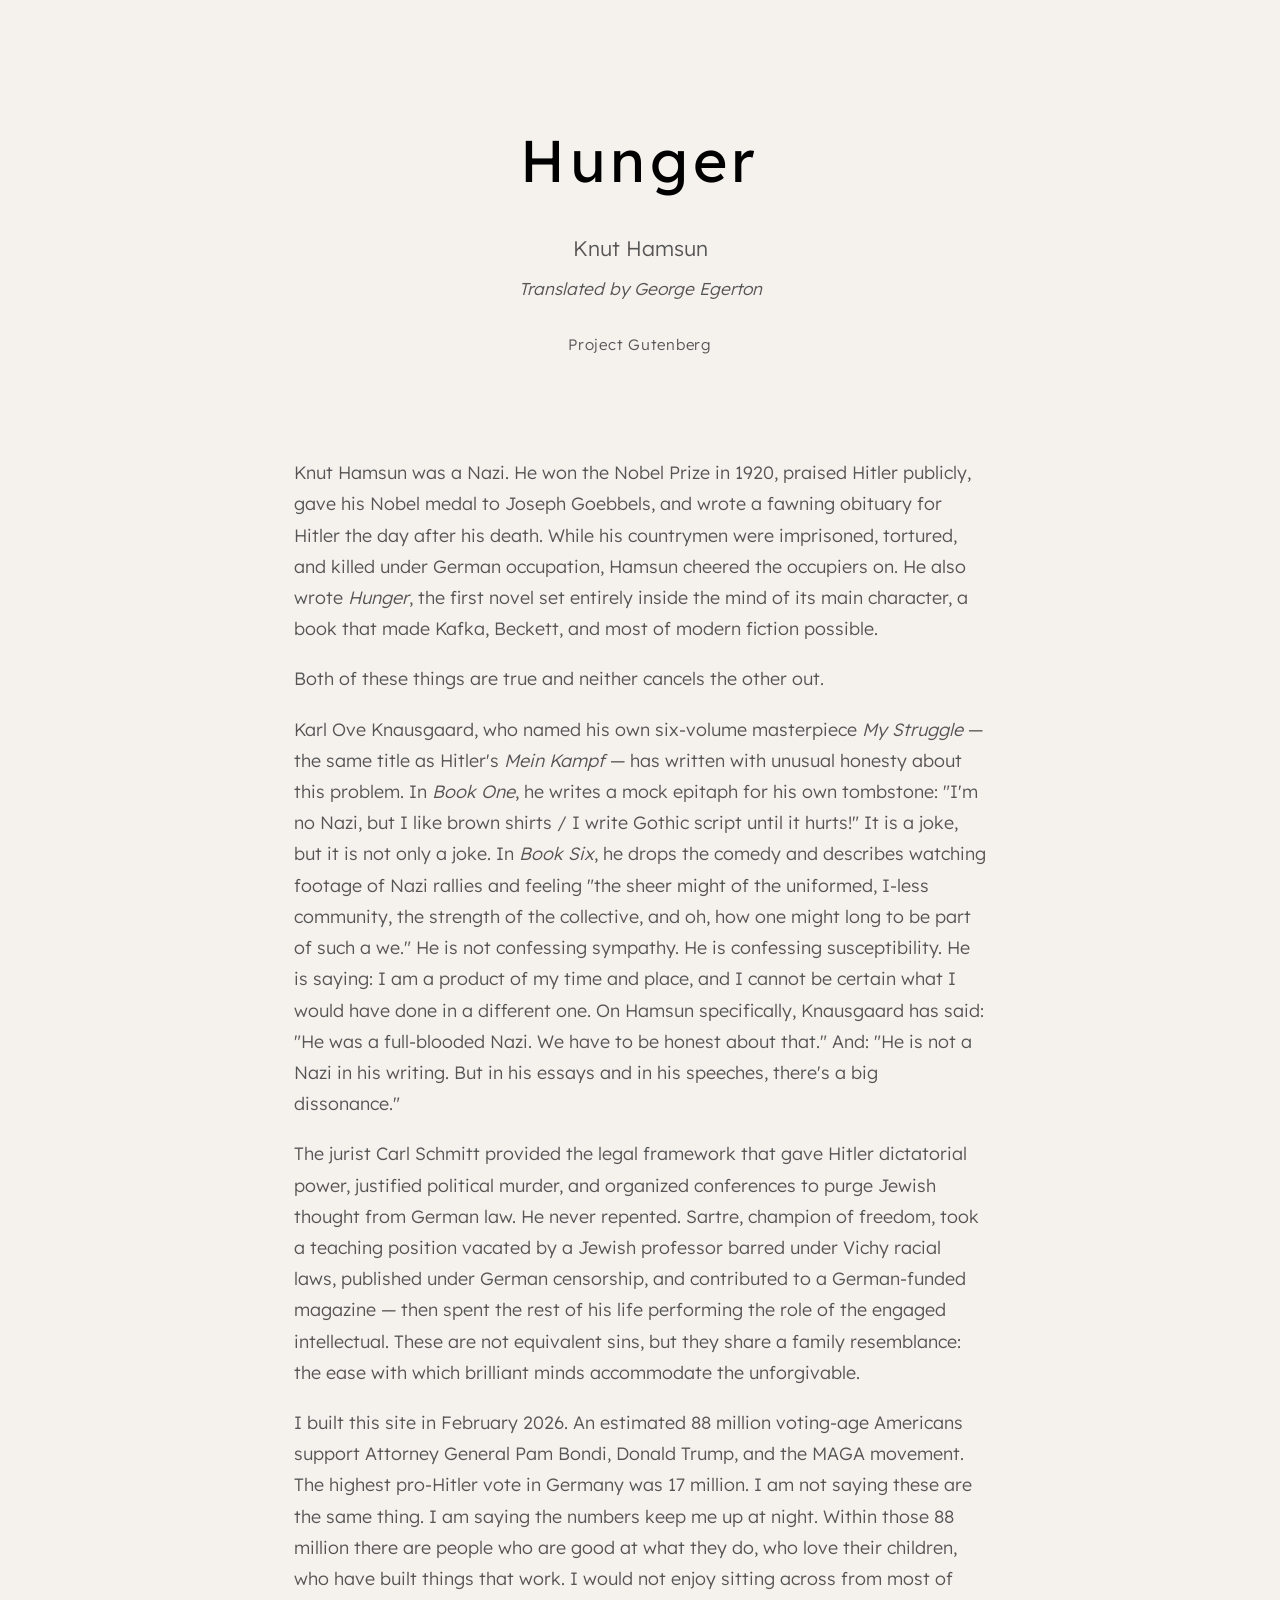
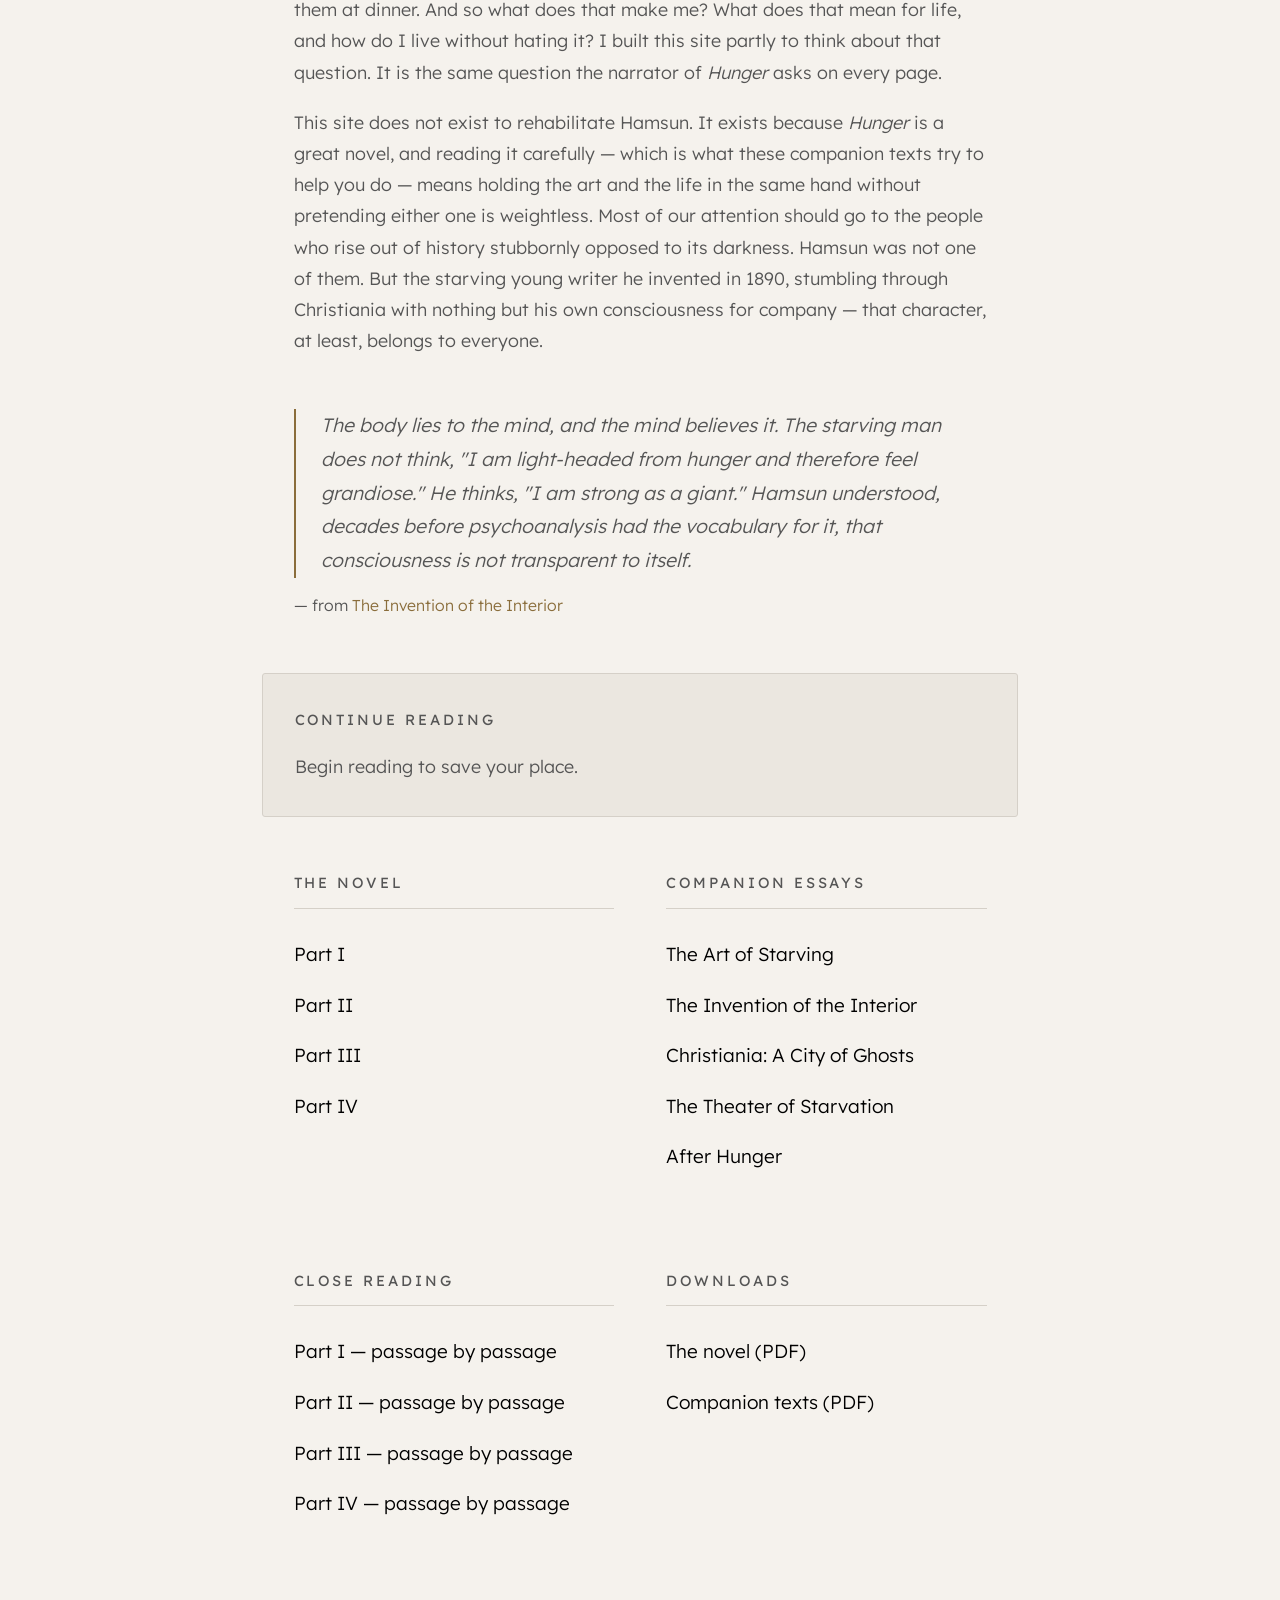
<file: docs/index.html>
<!DOCTYPE html>
<html lang="en">
<head>
    <meta charset="UTF-8">
    <meta name="viewport" content="width=device-width, initial-scale=1.0">
    <title>Hunger — Knut Hamsun</title>
    <link rel="preconnect" href="https://fonts.googleapis.com">
    <link href="https://fonts.googleapis.com/css2?family=Lexend:wght@300;400;500&display=swap" rel="stylesheet">
    <link rel="stylesheet" href="style.css">
</head>
<body>
    <div class="hero">
        <h1>Hunger</h1>
        <p class="author">Knut Hamsun</p>
        <p class="translator">Translated by George Egerton</p>
        <p class="source"><a href="https://www.gutenberg.org/ebooks/8387">Project Gutenberg</a></p>
    </div>

    <div class="note">
        <p>Knut Hamsun was a Nazi. He won the Nobel Prize in 1920, praised Hitler publicly, gave his Nobel medal to Joseph Goebbels, and wrote a fawning obituary for Hitler the day after his death. While his countrymen were imprisoned, tortured, and killed under German occupation, Hamsun cheered the occupiers on. He also wrote <em>Hunger</em>, the first novel set entirely inside the mind of its main character, a book that made Kafka, Beckett, and most of modern fiction possible.</p>
        <p>Both of these things are true and neither cancels the other out.</p>
        <p>Karl Ove Knausgaard, who named his own six-volume masterpiece <em>My Struggle</em> — the same title as Hitler's <em>Mein Kampf</em> — has written with unusual honesty about this problem. In <em>Book One</em>, he writes a mock epitaph for his own tombstone: "I'm no Nazi, but I like brown shirts / I write Gothic script until it hurts!" It is a joke, but it is not only a joke. In <em>Book Six</em>, he drops the comedy and describes watching footage of Nazi rallies and feeling "the sheer might of the uniformed, I-less community, the strength of the collective, and oh, how one might long to be part of such a we." He is not confessing sympathy. He is confessing susceptibility. He is saying: I am a product of my time and place, and I cannot be certain what I would have done in a different one. On Hamsun specifically, Knausgaard has said: "He was a full-blooded Nazi. We have to be honest about that." And: "He is not a Nazi in his writing. But in his essays and in his speeches, there's a big dissonance."</p>
        <p>The jurist Carl Schmitt provided the legal framework that gave Hitler dictatorial power, justified political murder, and organized conferences to purge Jewish thought from German law. He never repented. Sartre, champion of freedom, took a teaching position vacated by a Jewish professor barred under Vichy racial laws, published under German censorship, and contributed to a German-funded magazine — then spent the rest of his life performing the role of the engaged intellectual. These are not equivalent sins, but they share a family resemblance: the ease with which brilliant minds accommodate the unforgivable.</p>
        <p>I built this site in February 2026. An estimated 88 million voting-age Americans support Attorney General Pam Bondi, Donald Trump, and the MAGA movement. The highest pro-Hitler vote in Germany was 17 million. I am not saying these are the same thing. I am saying the numbers keep me up at night. Within those 88 million there are people who are good at what they do, who love their children, who have built things that work. I would not enjoy sitting across from most of them at dinner. And so what does that make me? What does that mean for life, and how do I live without hating it? I built this site partly to think about that question. It is the same question the narrator of <em>Hunger</em> asks on every page.</p>
        <p>This site does not exist to rehabilitate Hamsun. It exists because <em>Hunger</em> is a great novel, and reading it carefully — which is what these companion texts try to help you do — means holding the art and the life in the same hand without pretending either one is weightless. Most of our attention should go to the people who rise out of history stubbornly opposed to its darkness. Hamsun was not one of them. But the starving young writer he invented in 1890, stumbling through Christiania with nothing but his own consciousness for company — that character, at least, belongs to everyone.</p>
    </div>

    <div class="teaser">
        <blockquote>
            <p>The body lies to the mind, and the mind believes it. The starving man does not think, "I am light-headed from hunger and therefore feel grandiose." He thinks, "I am strong as a giant." Hamsun understood, decades before psychoanalysis had the vocabulary for it, that consciousness is not transparent to itself.</p>
        </blockquote>
        <p class="teaser-source">— from <a href="extra-1.html">The Invention of the Interior</a></p>
    </div>

    <div class="bookmarks">
        <h2>Continue Reading</h2>
        <a id="novel-bookmark" class="bookmark-link" href="#">—</a>
        <a id="extra-bookmark" class="bookmark-link" href="#">—</a>
        <p id="no-bookmarks" class="no-bookmarks">Begin reading to save your place.</p>
    </div>

    <div class="columns">
        <div class="column">
            <h2>The Novel</h2>
            <a href="part-1.html">Part I</a>
            <a href="part-2.html">Part II</a>
            <a href="part-3.html">Part III</a>
            <a href="part-4.html">Part IV</a>
        </div>
        <div class="column">
            <h2>Companion Essays</h2>
            <a href="essay.html">The Art of Starving</a>
            <a href="extra-1.html">The Invention of the Interior</a>
            <a href="extra-2.html">Christiania: A City of Ghosts</a>
            <a href="extra-3.html">The Theater of Starvation</a>
            <a href="extra-4.html">After Hunger</a>
        </div>
    </div>

    <div class="columns">
        <div class="column">
            <h2>Close Reading</h2>
            <a href="companion-1.html">Part I — passage by passage</a>
            <a href="companion-2.html">Part II — passage by passage</a>
            <a href="companion-3.html">Part III — passage by passage</a>
            <a href="companion-4.html">Part IV — passage by passage</a>
        </div>
        <div class="column">
            <h2>Downloads</h2>
            <a href="hunger-novel.pdf">The novel (PDF)</a>
            <a href="hunger-companion.pdf">Companion texts (PDF)</a>
        </div>
    </div>

    <script src="app.js"></script>
</body>
</html>
</file>
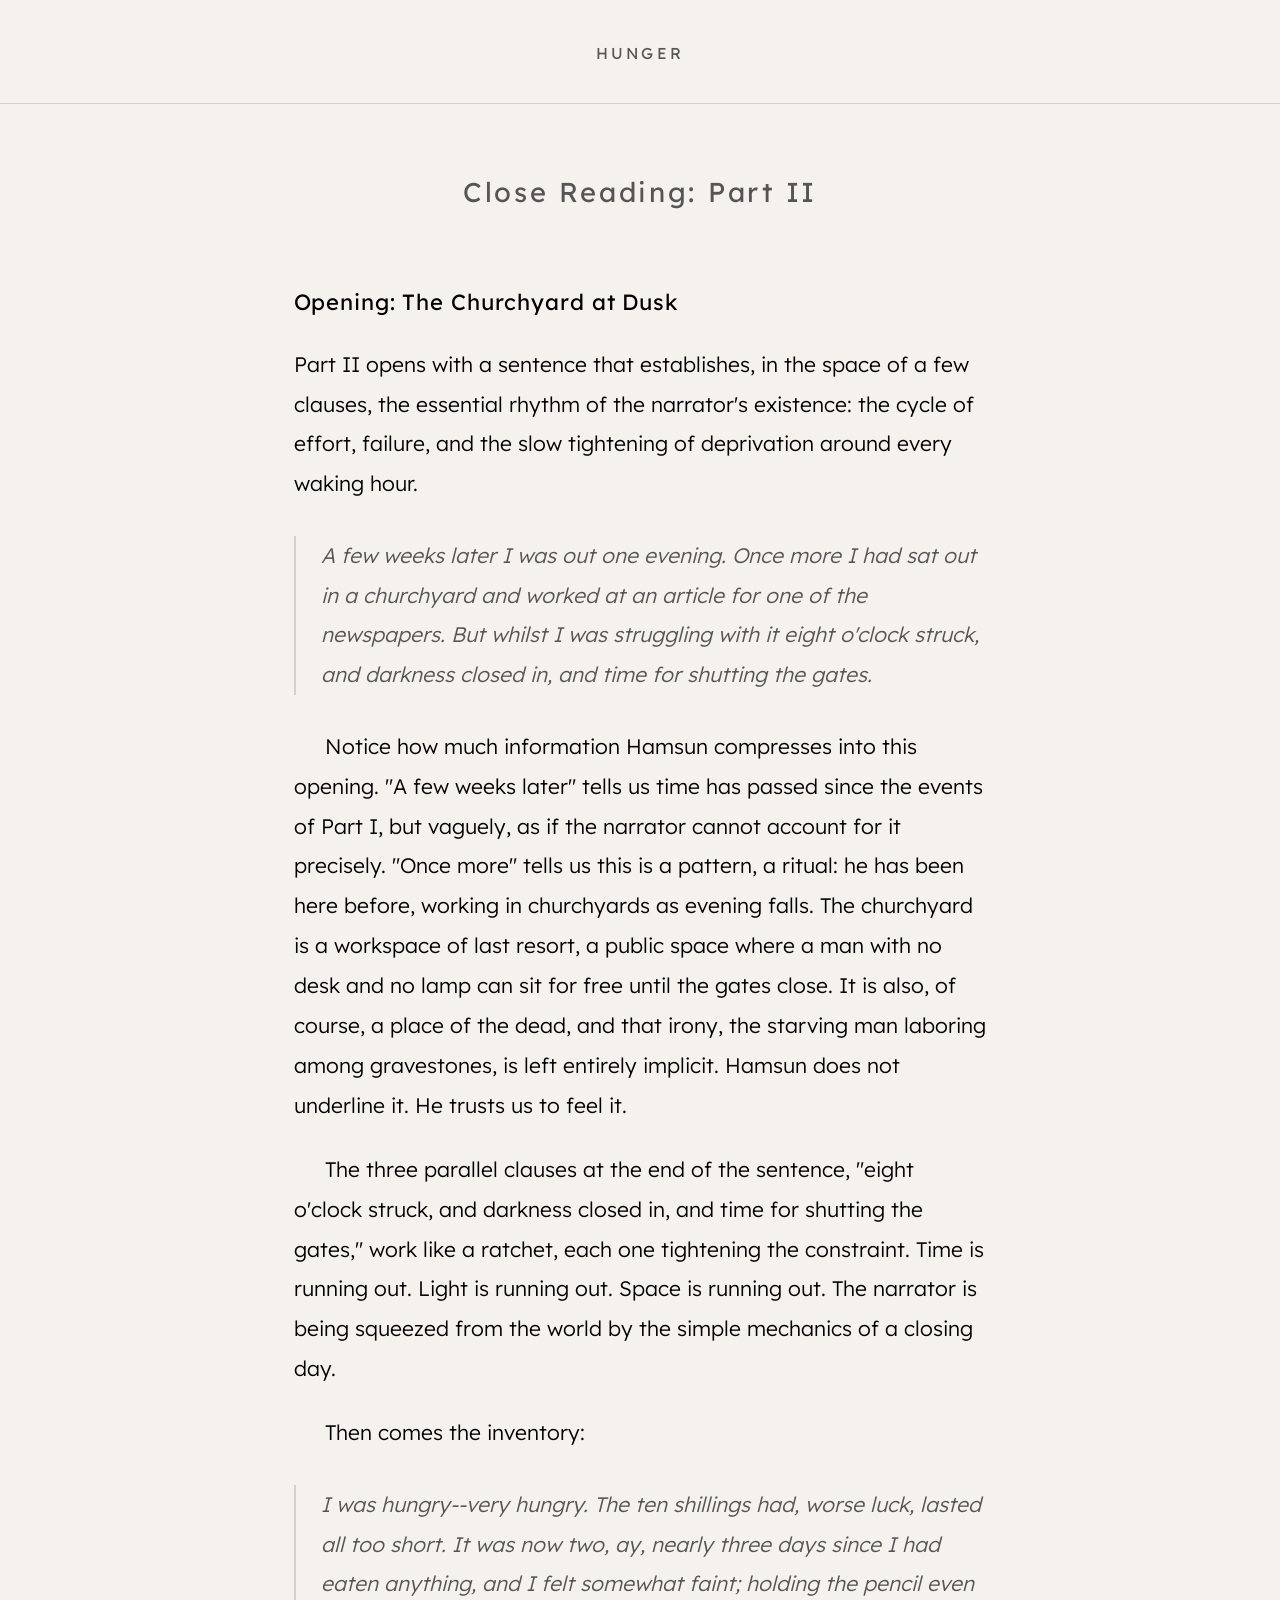
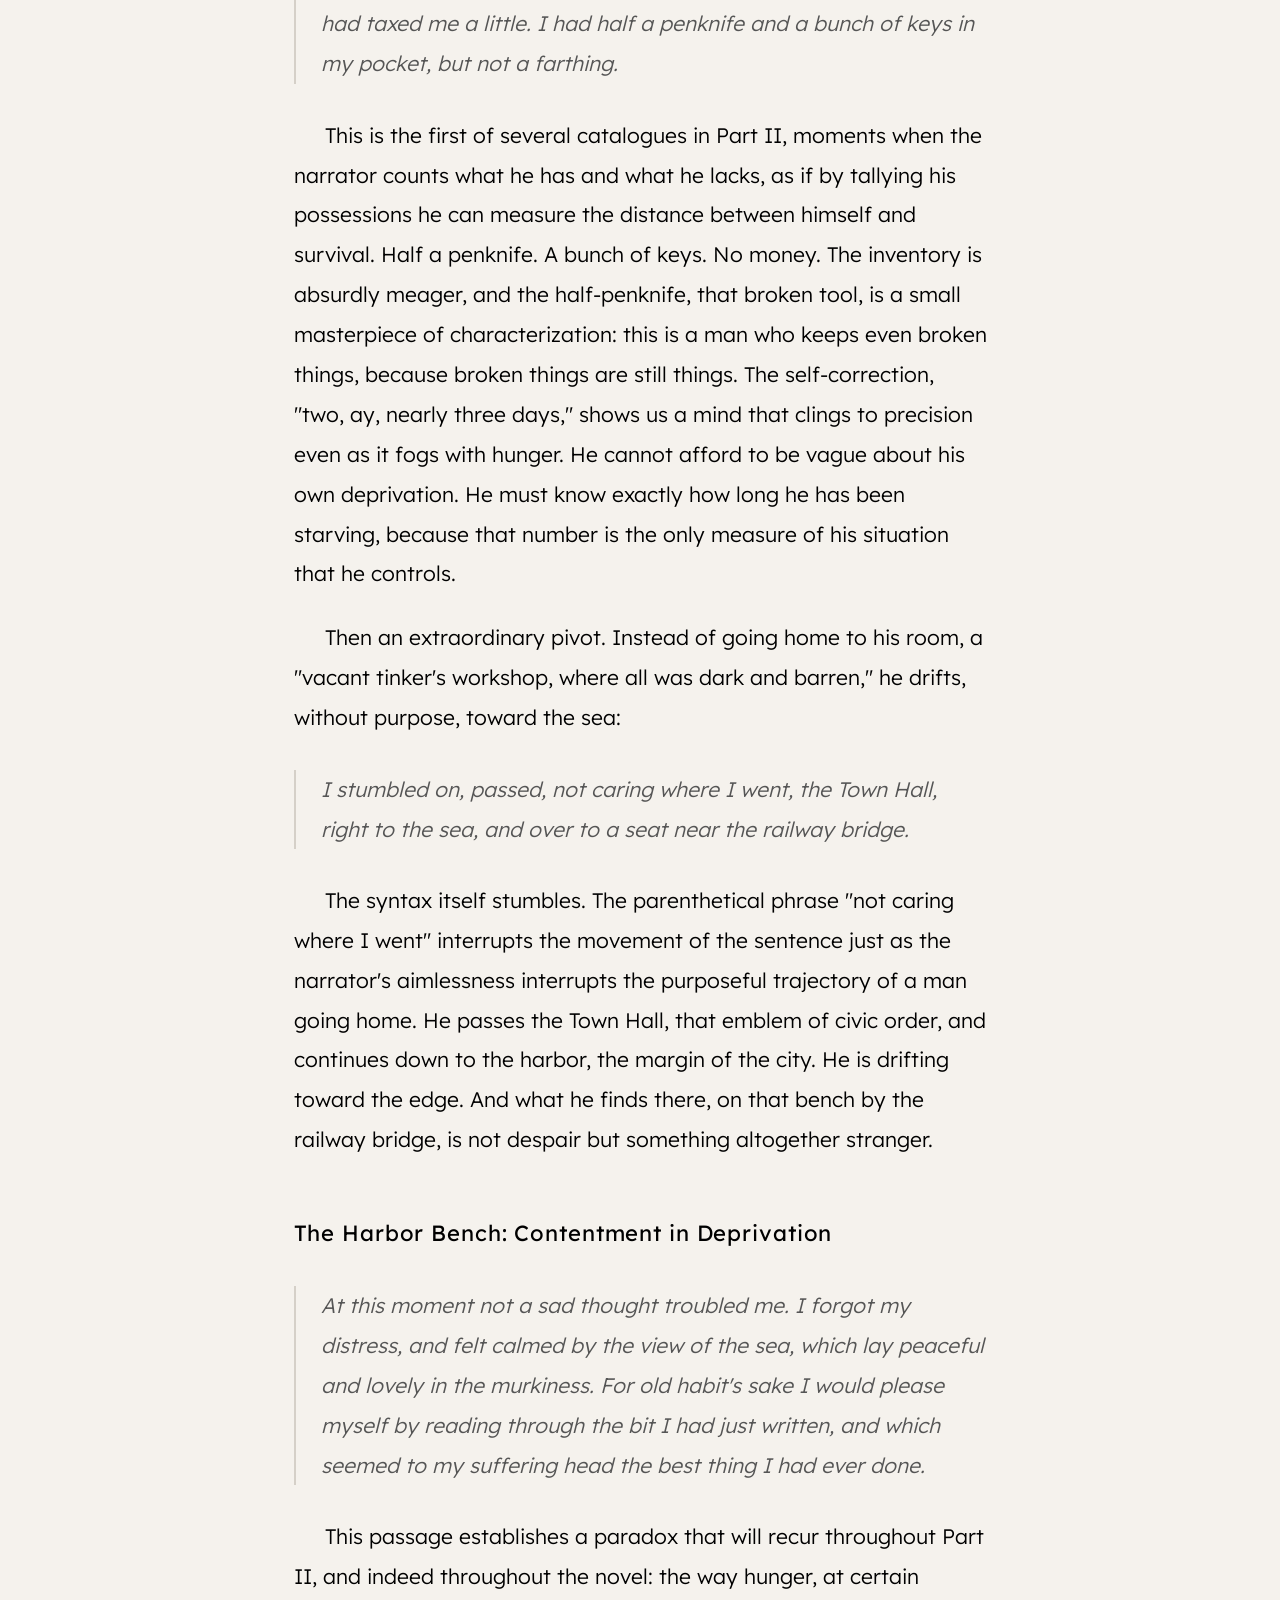
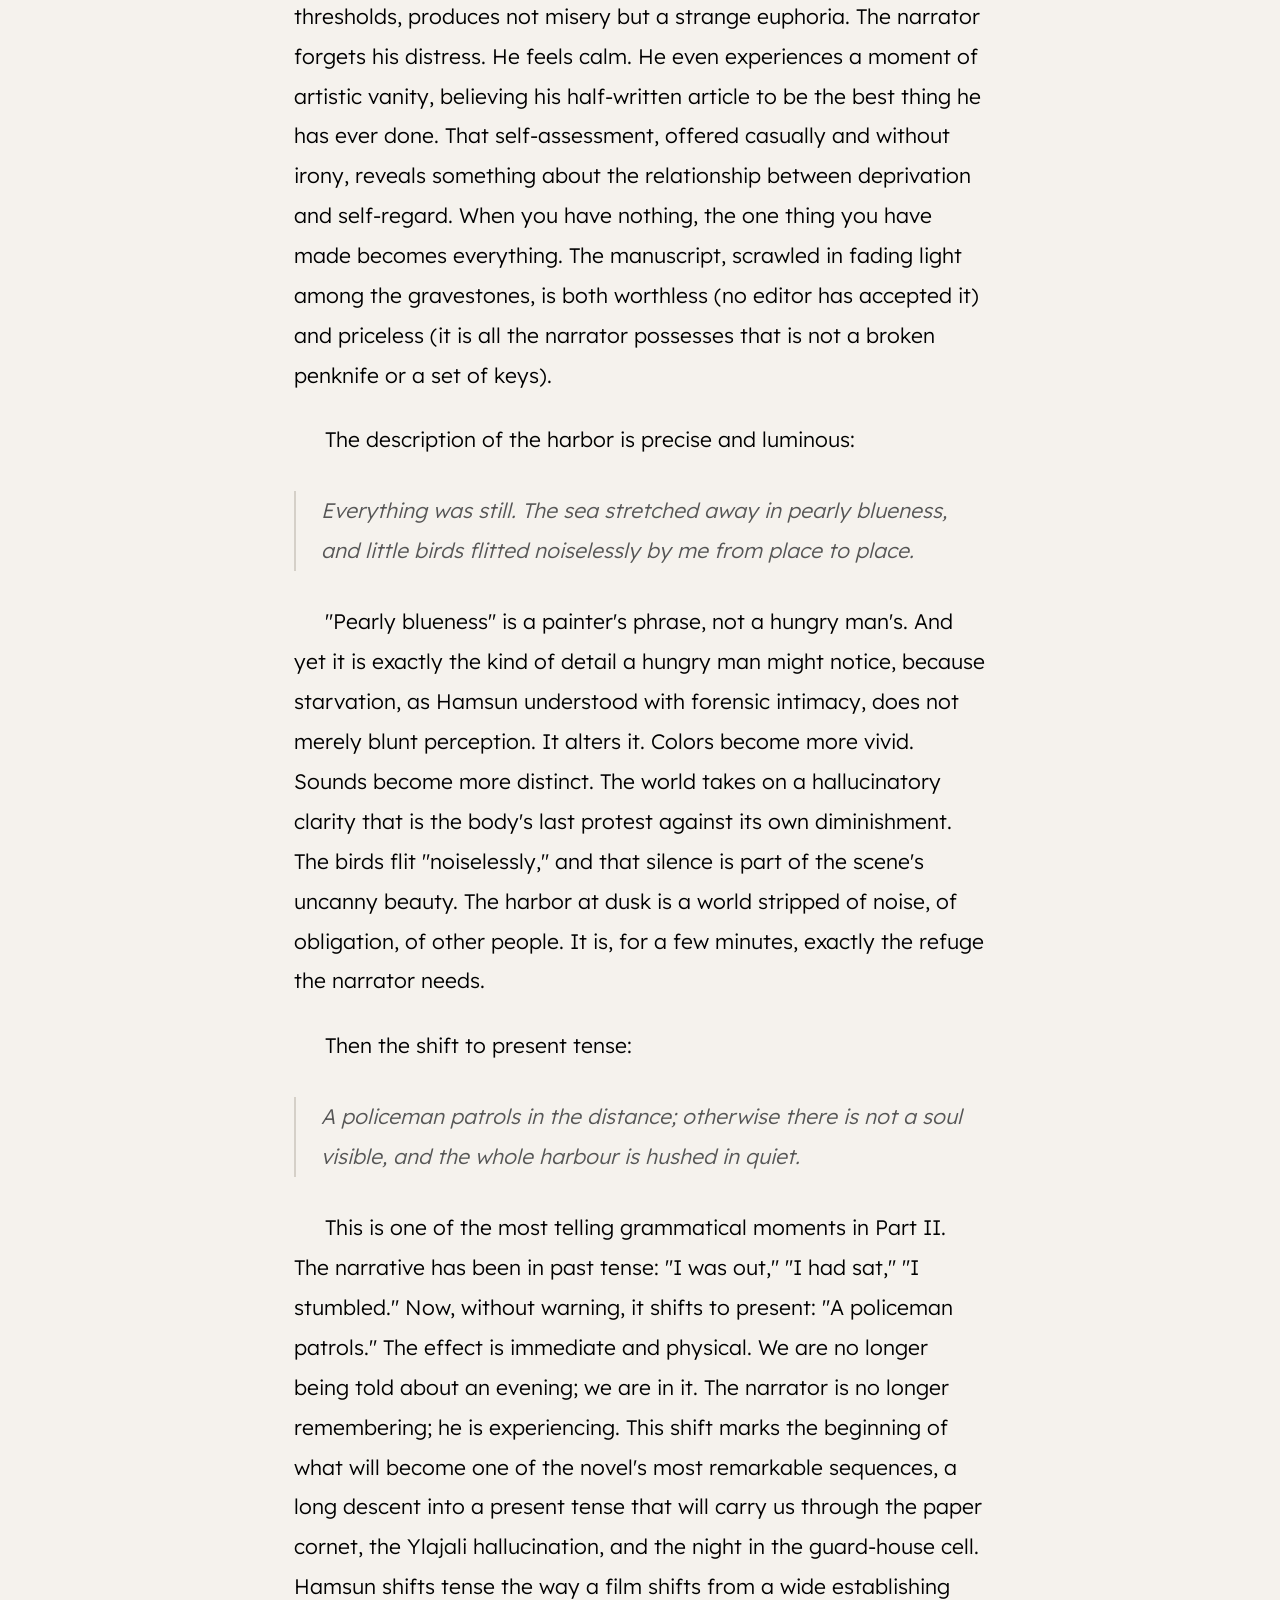
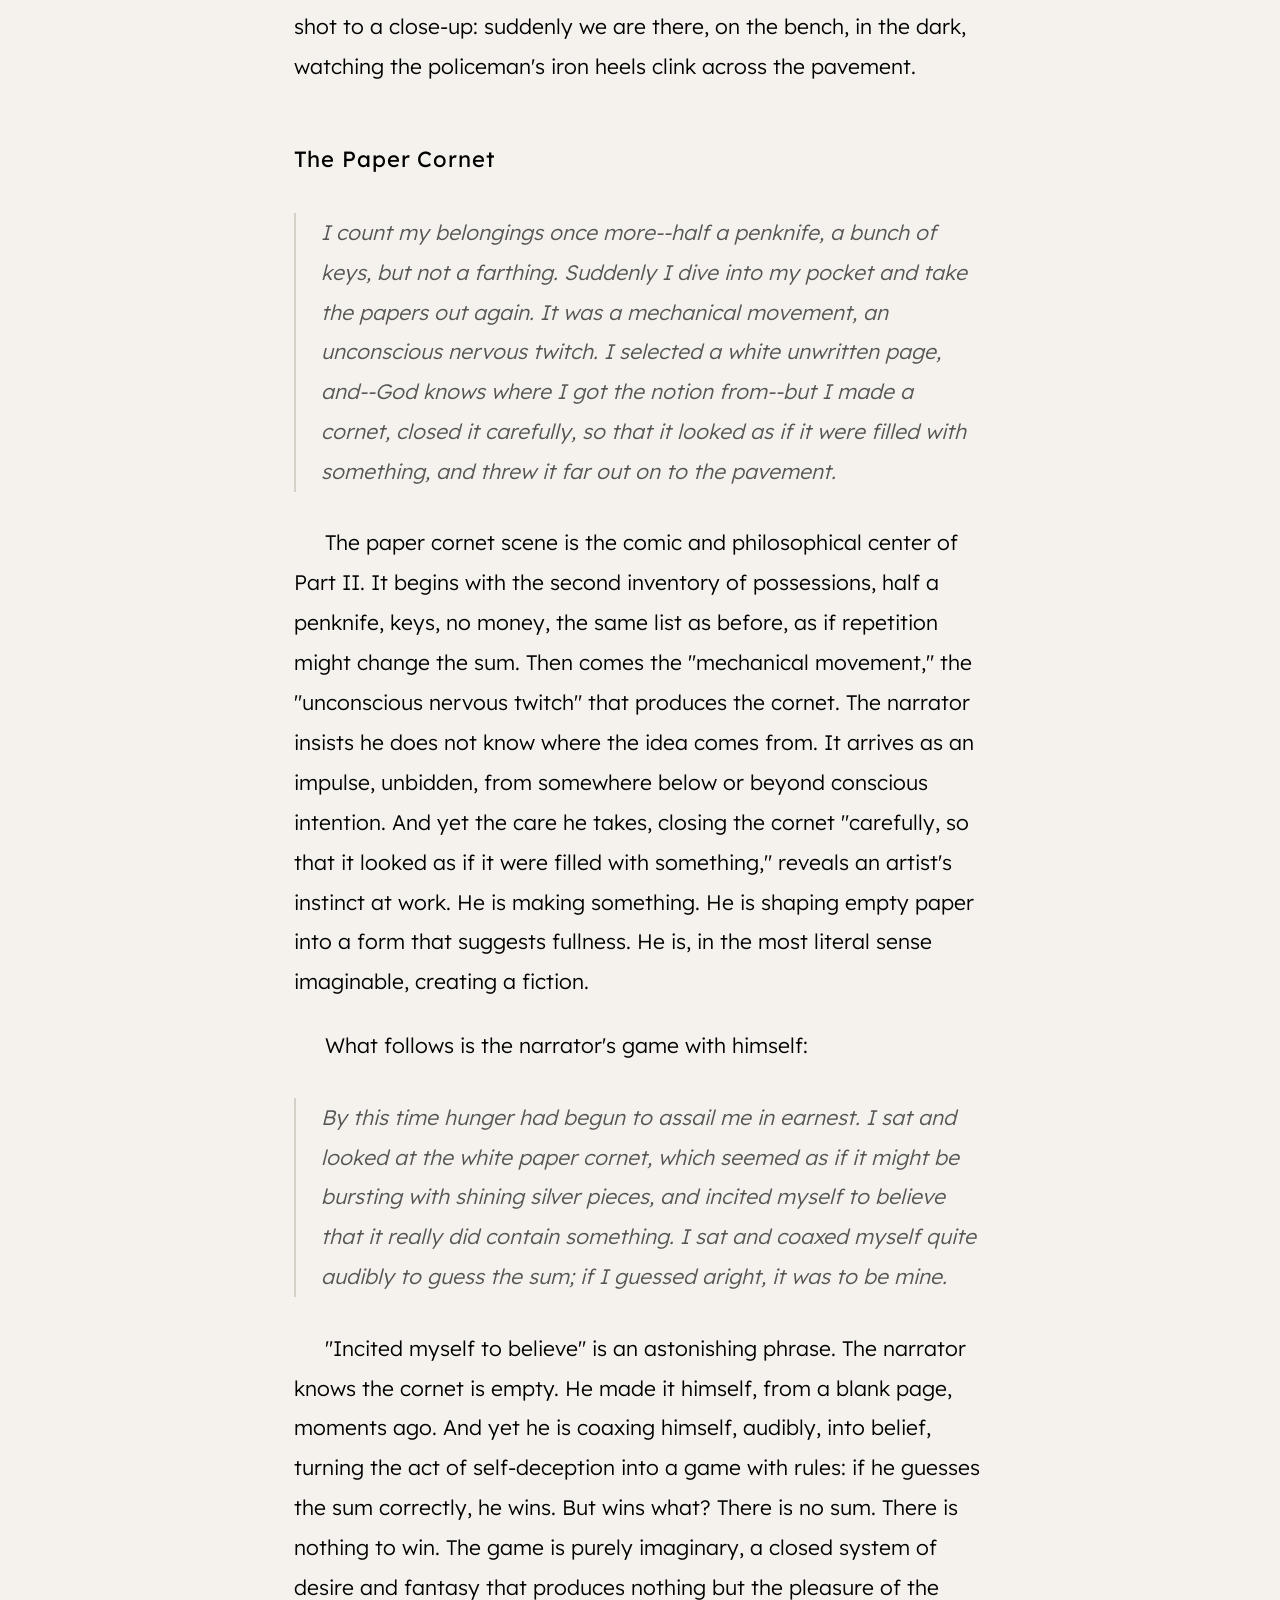
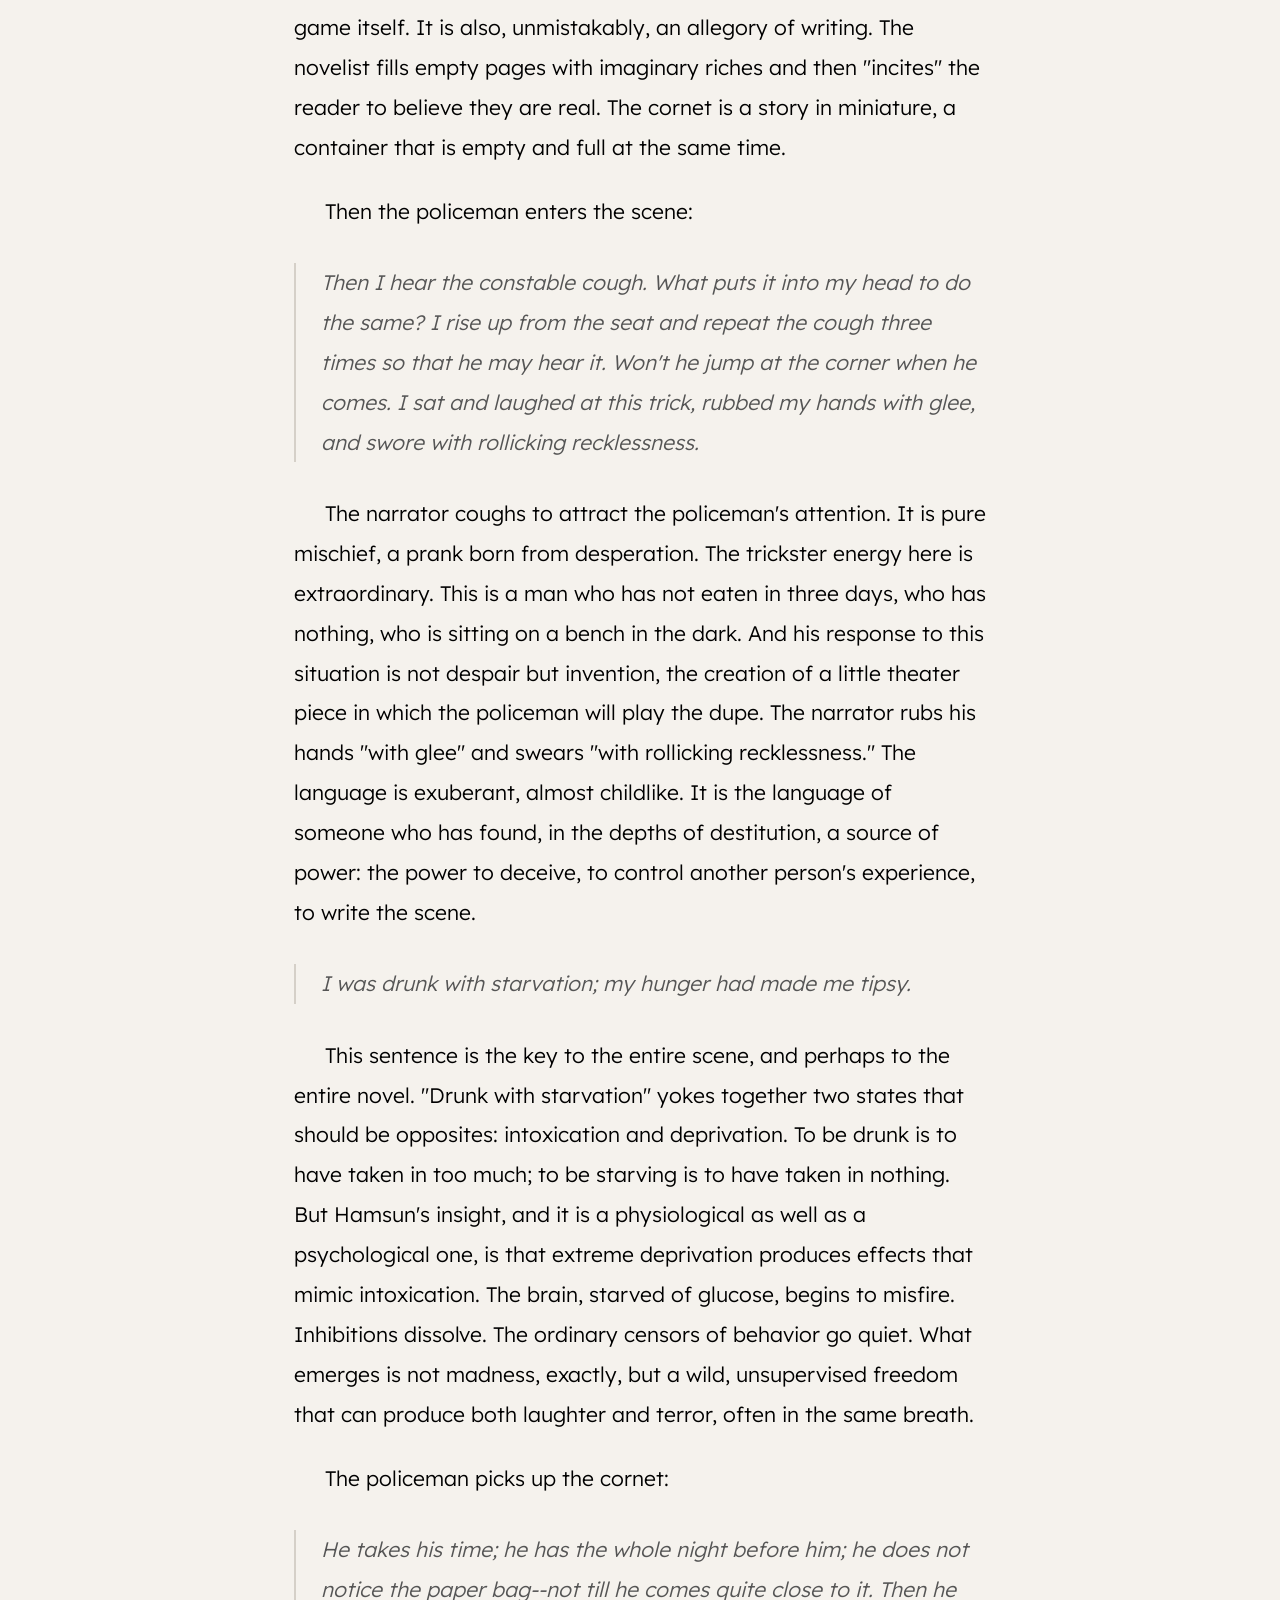
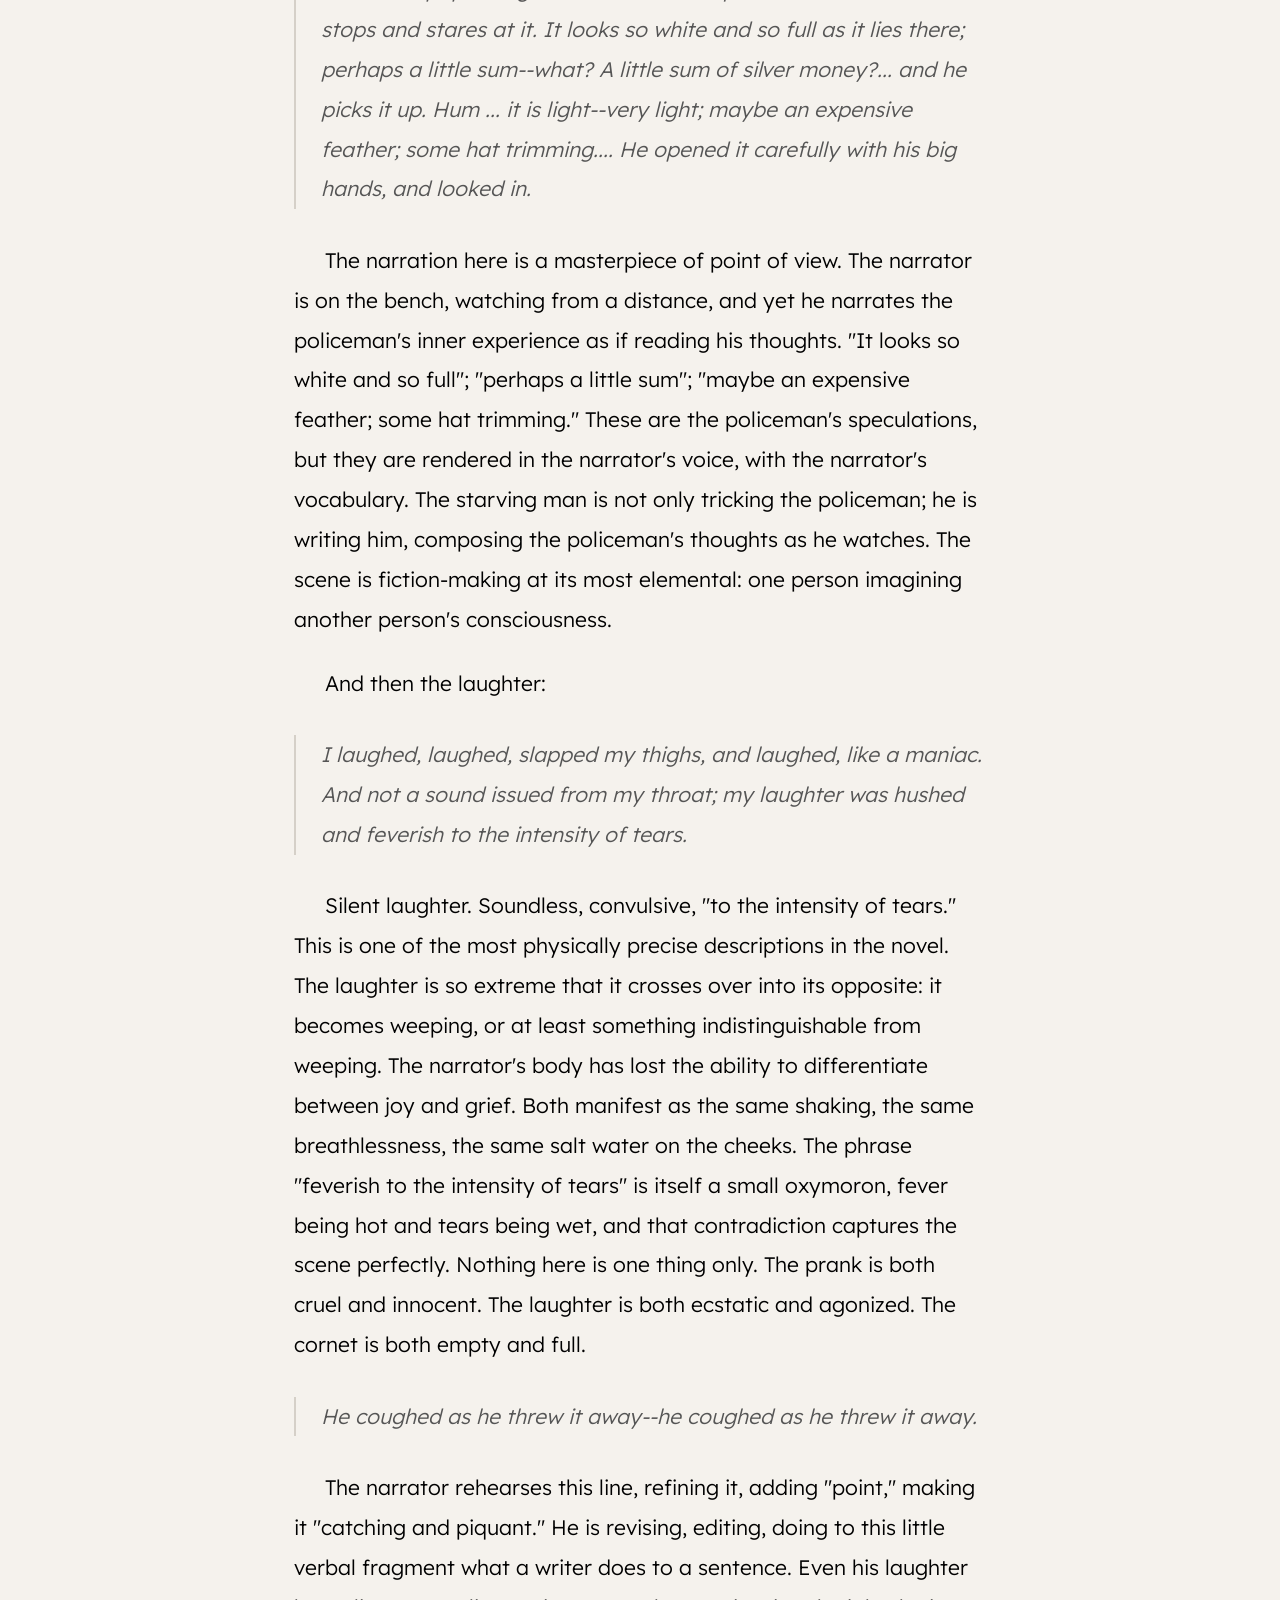
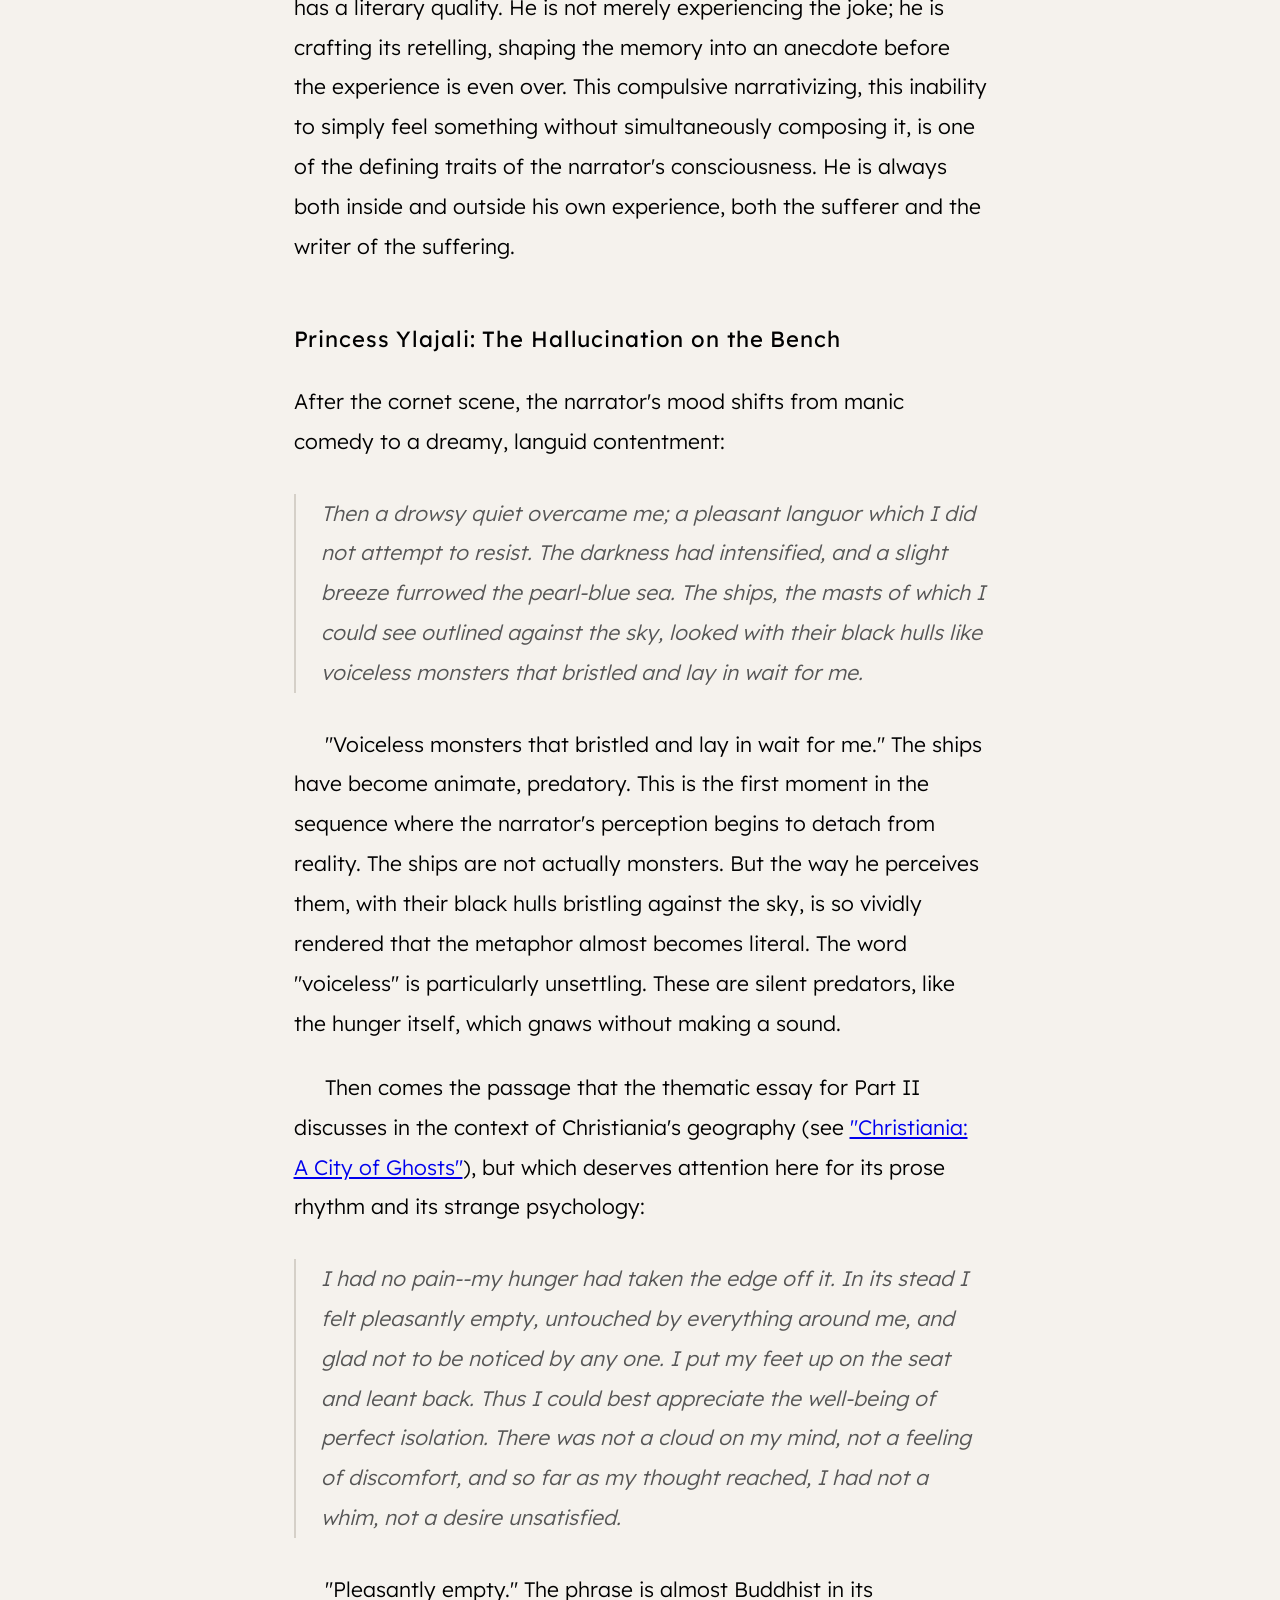
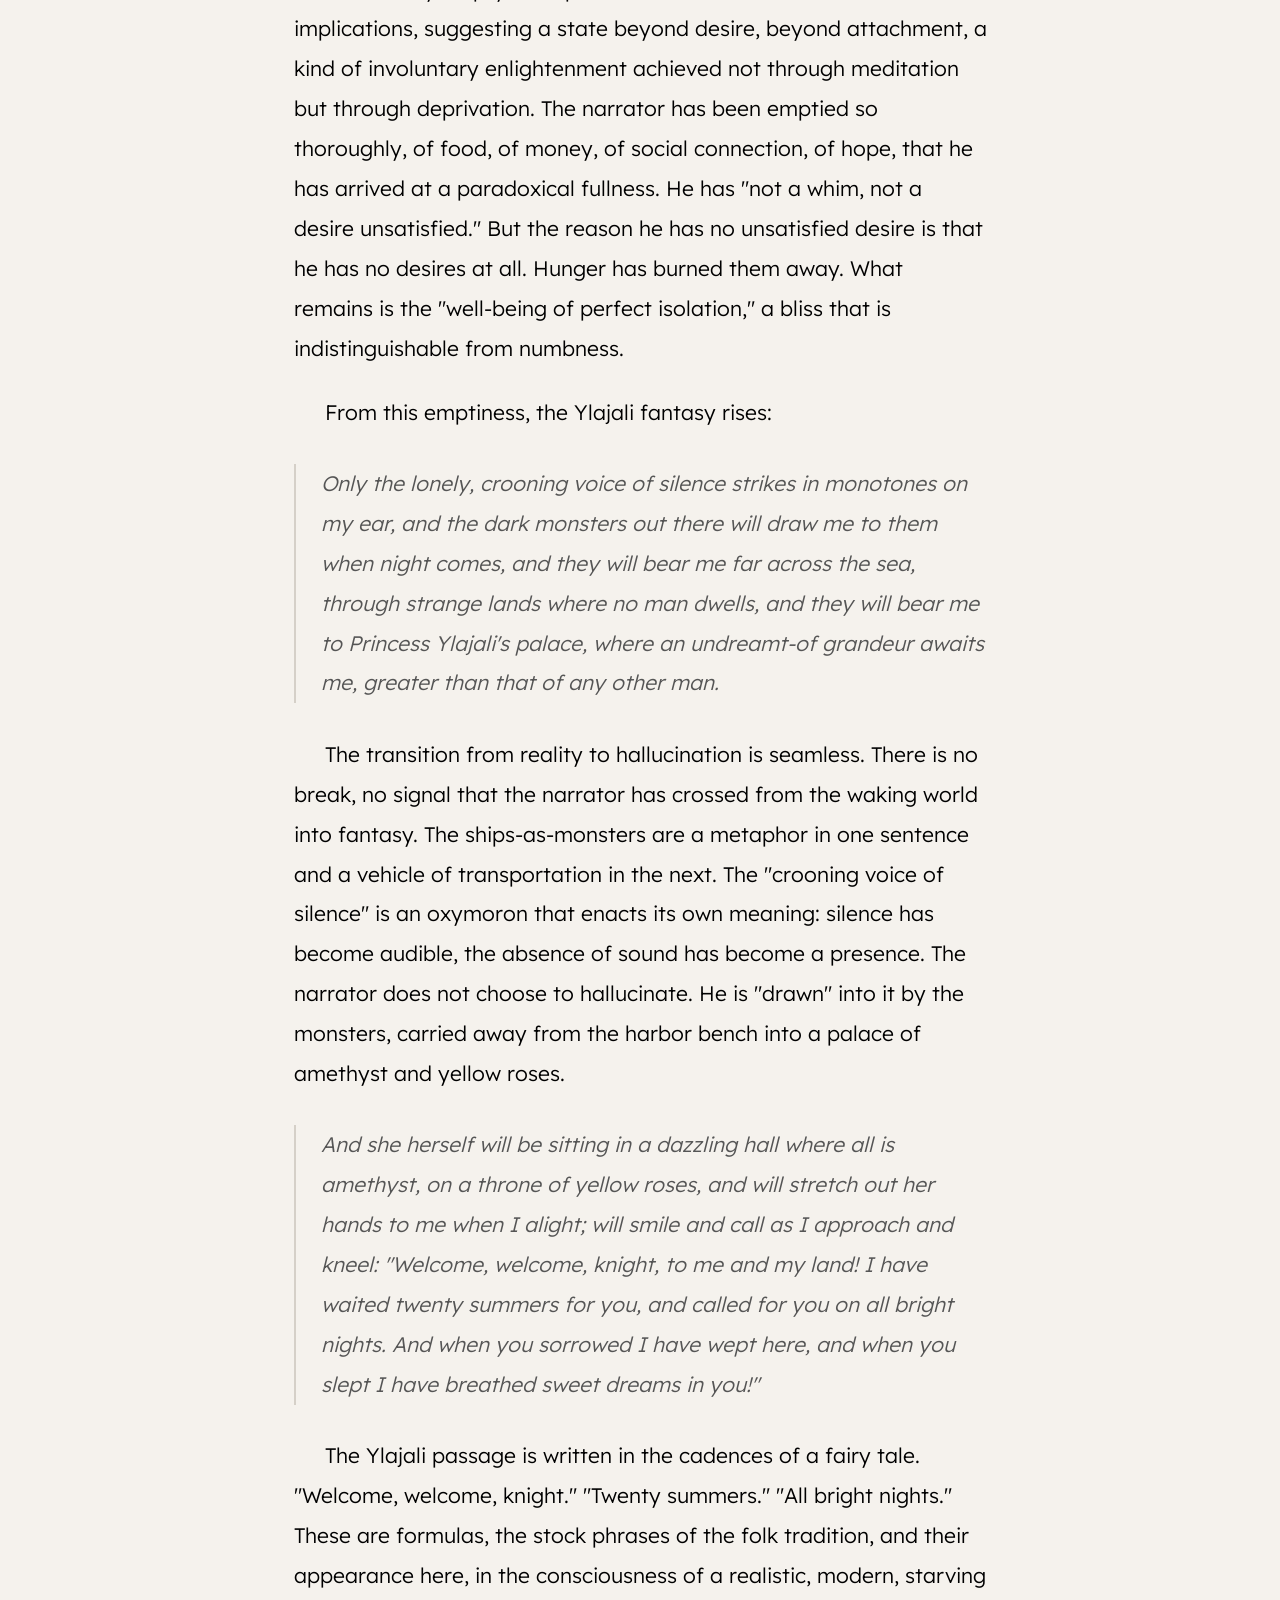
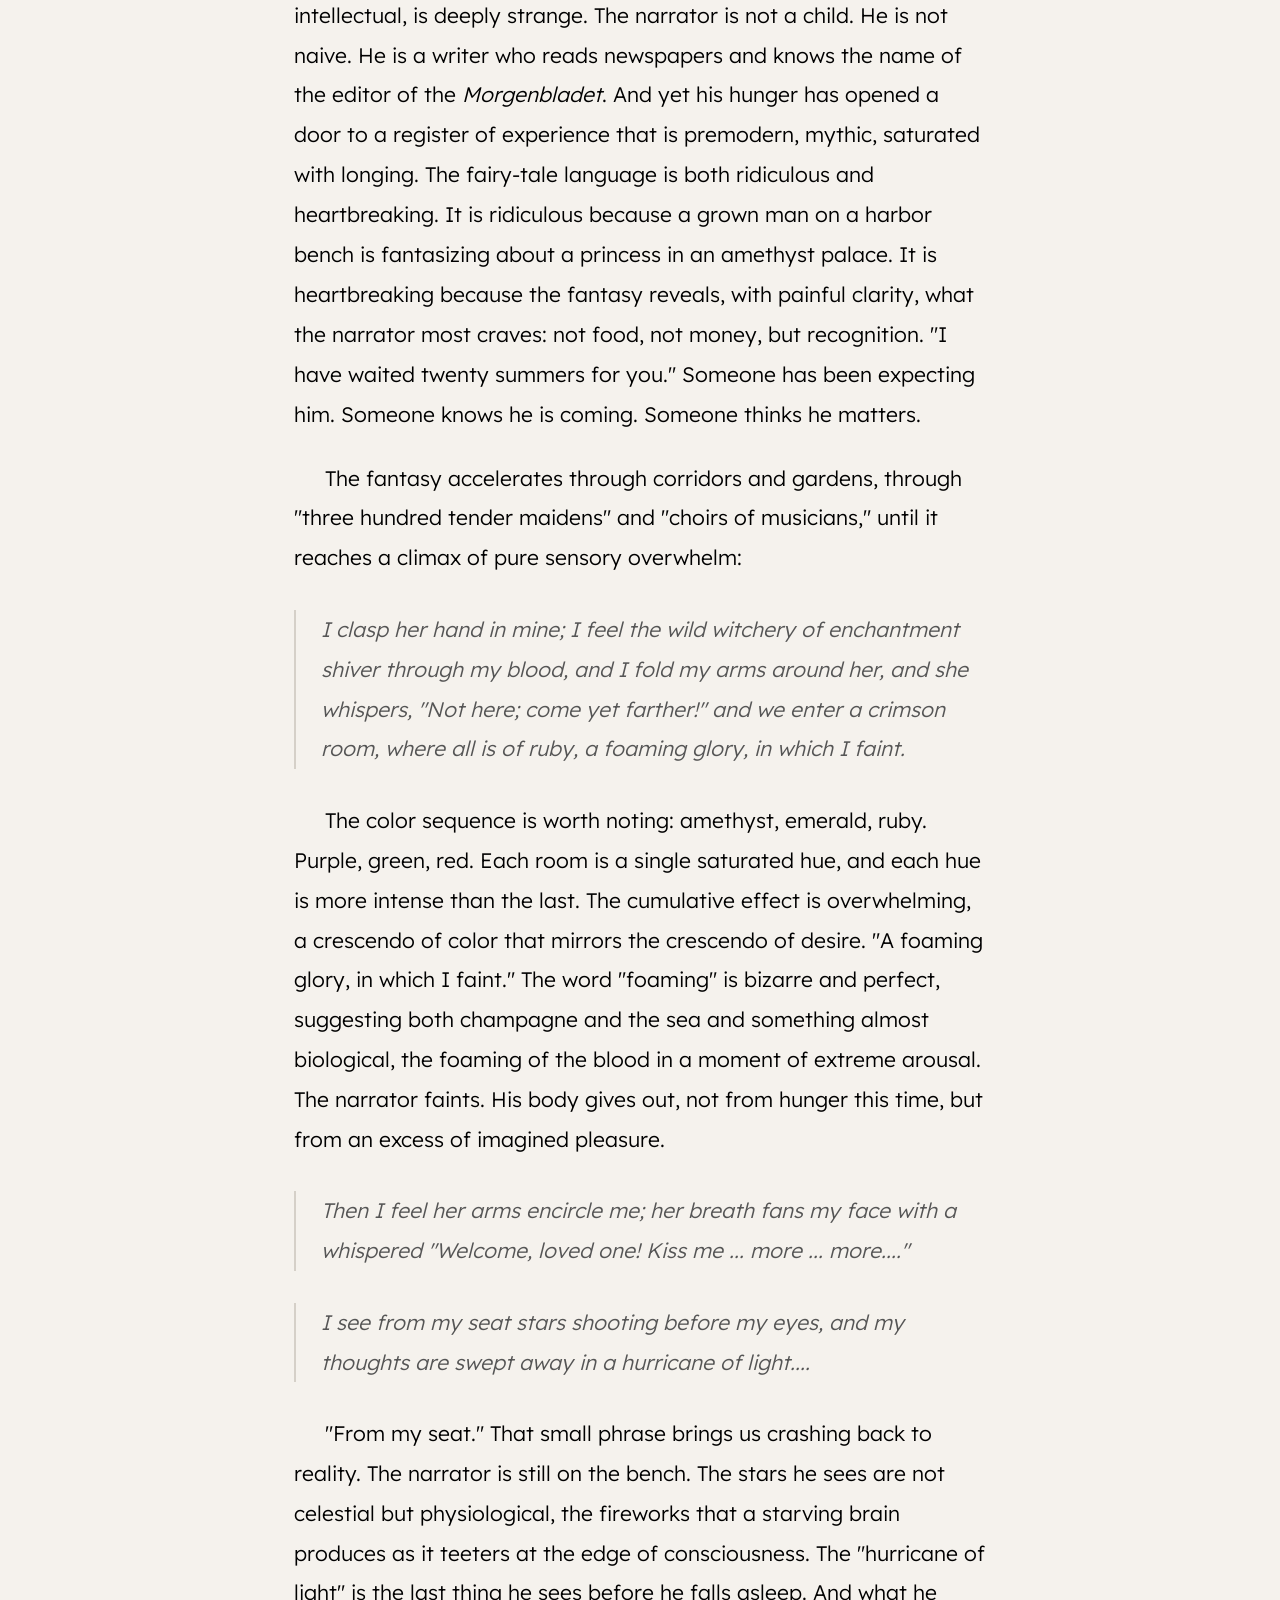
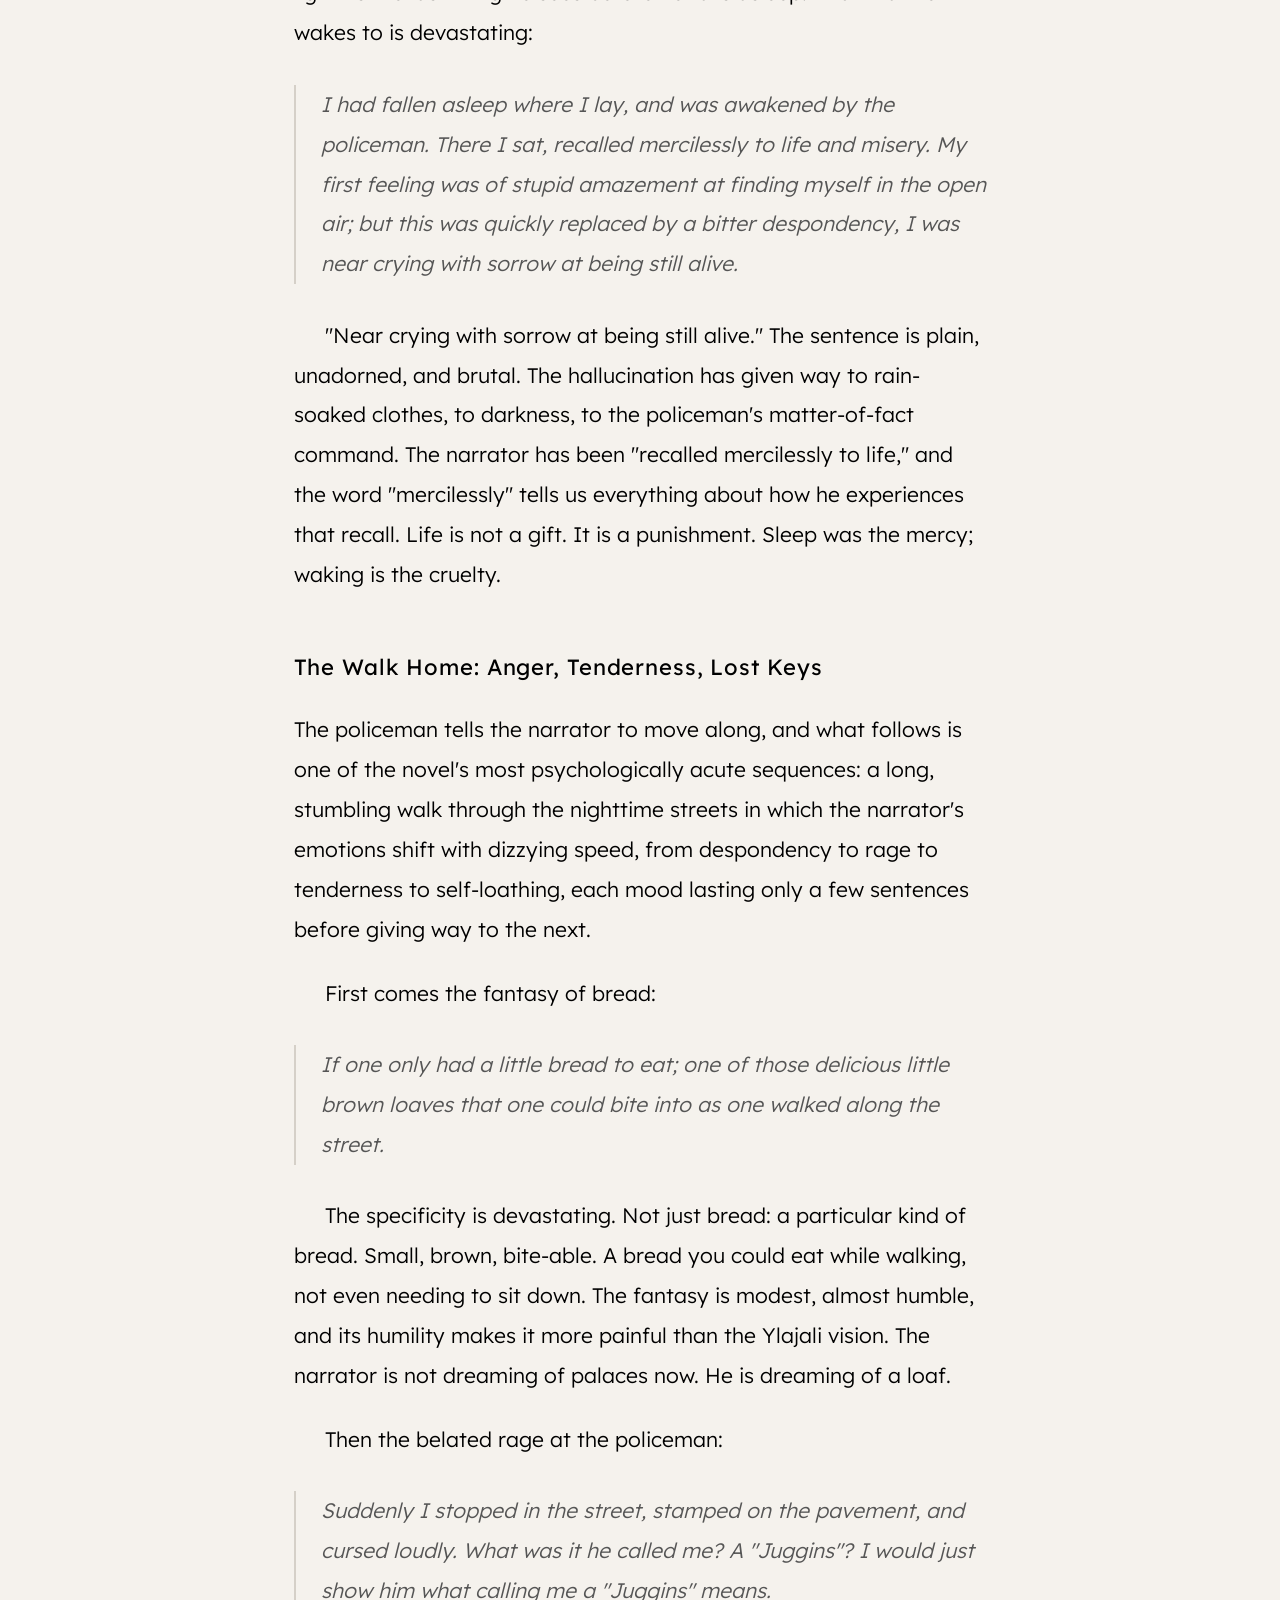
<file: docs/companion-2.html>
<!DOCTYPE html>
<html lang="en">
<head>
    <meta charset="UTF-8">
    <meta name="viewport" content="width=device-width, initial-scale=1.0">
    <title>Hunger — Close Reading: Part II</title>
    <link rel="preconnect" href="https://fonts.googleapis.com">
    <link href="https://fonts.googleapis.com/css2?family=Lexend:wght@300;400;500&display=swap" rel="stylesheet">
    <link rel="stylesheet" href="style.css">
</head>
<body>
    <header>
        <a href="index.html" class="home-link">Hunger</a>
    </header>
    <main data-type="extra" data-chapter="2">
        <h1>Close Reading: Part II</h1>

        <h2>Opening: The Churchyard at Dusk</h2>

        <p>Part II opens with a sentence that establishes, in the space of a few clauses, the essential rhythm of the narrator's existence: the cycle of effort, failure, and the slow tightening of deprivation around every waking hour.</p>

        <blockquote><p>A few weeks later I was out one evening. Once more I had sat out in a churchyard and worked at an article for one of the newspapers. But whilst I was struggling with it eight o'clock struck, and darkness closed in, and time for shutting the gates.</p></blockquote>

        <p>Notice how much information Hamsun compresses into this opening. "A few weeks later" tells us time has passed since the events of Part I, but vaguely, as if the narrator cannot account for it precisely. "Once more" tells us this is a pattern, a ritual: he has been here before, working in churchyards as evening falls. The churchyard is a workspace of last resort, a public space where a man with no desk and no lamp can sit for free until the gates close. It is also, of course, a place of the dead, and that irony, the starving man laboring among gravestones, is left entirely implicit. Hamsun does not underline it. He trusts us to feel it.</p>

        <p>The three parallel clauses at the end of the sentence, "eight o'clock struck, and darkness closed in, and time for shutting the gates," work like a ratchet, each one tightening the constraint. Time is running out. Light is running out. Space is running out. The narrator is being squeezed from the world by the simple mechanics of a closing day.</p>

        <p>Then comes the inventory:</p>

        <blockquote><p>I was hungry--very hungry. The ten shillings had, worse luck, lasted all too short. It was now two, ay, nearly three days since I had eaten anything, and I felt somewhat faint; holding the pencil even had taxed me a little. I had half a penknife and a bunch of keys in my pocket, but not a farthing.</p></blockquote>

        <p>This is the first of several catalogues in Part II, moments when the narrator counts what he has and what he lacks, as if by tallying his possessions he can measure the distance between himself and survival. Half a penknife. A bunch of keys. No money. The inventory is absurdly meager, and the half-penknife, that broken tool, is a small masterpiece of characterization: this is a man who keeps even broken things, because broken things are still things. The self-correction, "two, ay, nearly three days," shows us a mind that clings to precision even as it fogs with hunger. He cannot afford to be vague about his own deprivation. He must know exactly how long he has been starving, because that number is the only measure of his situation that he controls.</p>

        <p>Then an extraordinary pivot. Instead of going home to his room, a "vacant tinker's workshop, where all was dark and barren," he drifts, without purpose, toward the sea:</p>

        <blockquote><p>I stumbled on, passed, not caring where I went, the Town Hall, right to the sea, and over to a seat near the railway bridge.</p></blockquote>

        <p>The syntax itself stumbles. The parenthetical phrase "not caring where I went" interrupts the movement of the sentence just as the narrator's aimlessness interrupts the purposeful trajectory of a man going home. He passes the Town Hall, that emblem of civic order, and continues down to the harbor, the margin of the city. He is drifting toward the edge. And what he finds there, on that bench by the railway bridge, is not despair but something altogether stranger.</p>

        <h2>The Harbor Bench: Contentment in Deprivation</h2>

        <blockquote><p>At this moment not a sad thought troubled me. I forgot my distress, and felt calmed by the view of the sea, which lay peaceful and lovely in the murkiness. For old habit's sake I would please myself by reading through the bit I had just written, and which seemed to my suffering head the best thing I had ever done.</p></blockquote>

        <p>This passage establishes a paradox that will recur throughout Part II, and indeed throughout the novel: the way hunger, at certain thresholds, produces not misery but a strange euphoria. The narrator forgets his distress. He feels calm. He even experiences a moment of artistic vanity, believing his half-written article to be the best thing he has ever done. That self-assessment, offered casually and without irony, reveals something about the relationship between deprivation and self-regard. When you have nothing, the one thing you have made becomes everything. The manuscript, scrawled in fading light among the gravestones, is both worthless (no editor has accepted it) and priceless (it is all the narrator possesses that is not a broken penknife or a set of keys).</p>

        <p>The description of the harbor is precise and luminous:</p>

        <blockquote><p>Everything was still. The sea stretched away in pearly blueness, and little birds flitted noiselessly by me from place to place.</p></blockquote>

        <p>"Pearly blueness" is a painter's phrase, not a hungry man's. And yet it is exactly the kind of detail a hungry man might notice, because starvation, as Hamsun understood with forensic intimacy, does not merely blunt perception. It alters it. Colors become more vivid. Sounds become more distinct. The world takes on a hallucinatory clarity that is the body's last protest against its own diminishment. The birds flit "noiselessly," and that silence is part of the scene's uncanny beauty. The harbor at dusk is a world stripped of noise, of obligation, of other people. It is, for a few minutes, exactly the refuge the narrator needs.</p>

        <p>Then the shift to present tense:</p>

        <blockquote><p>A policeman patrols in the distance; otherwise there is not a soul visible, and the whole harbour is hushed in quiet.</p></blockquote>

        <p>This is one of the most telling grammatical moments in Part II. The narrative has been in past tense: "I was out," "I had sat," "I stumbled." Now, without warning, it shifts to present: "A policeman patrols." The effect is immediate and physical. We are no longer being told about an evening; we are in it. The narrator is no longer remembering; he is experiencing. This shift marks the beginning of what will become one of the novel's most remarkable sequences, a long descent into a present tense that will carry us through the paper cornet, the Ylajali hallucination, and the night in the guard-house cell. Hamsun shifts tense the way a film shifts from a wide establishing shot to a close-up: suddenly we are there, on the bench, in the dark, watching the policeman's iron heels clink across the pavement.</p>

        <h2>The Paper Cornet</h2>

        <blockquote><p>I count my belongings once more--half a penknife, a bunch of keys, but not a farthing. Suddenly I dive into my pocket and take the papers out again. It was a mechanical movement, an unconscious nervous twitch. I selected a white unwritten page, and--God knows where I got the notion from--but I made a cornet, closed it carefully, so that it looked as if it were filled with something, and threw it far out on to the pavement.</p></blockquote>

        <p>The paper cornet scene is the comic and philosophical center of Part II. It begins with the second inventory of possessions, half a penknife, keys, no money, the same list as before, as if repetition might change the sum. Then comes the "mechanical movement," the "unconscious nervous twitch" that produces the cornet. The narrator insists he does not know where the idea comes from. It arrives as an impulse, unbidden, from somewhere below or beyond conscious intention. And yet the care he takes, closing the cornet "carefully, so that it looked as if it were filled with something," reveals an artist's instinct at work. He is making something. He is shaping empty paper into a form that suggests fullness. He is, in the most literal sense imaginable, creating a fiction.</p>

        <p>What follows is the narrator's game with himself:</p>

        <blockquote><p>By this time hunger had begun to assail me in earnest. I sat and looked at the white paper cornet, which seemed as if it might be bursting with shining silver pieces, and incited myself to believe that it really did contain something. I sat and coaxed myself quite audibly to guess the sum; if I guessed aright, it was to be mine.</p></blockquote>

        <p>"Incited myself to believe" is an astonishing phrase. The narrator knows the cornet is empty. He made it himself, from a blank page, moments ago. And yet he is coaxing himself, audibly, into belief, turning the act of self-deception into a game with rules: if he guesses the sum correctly, he wins. But wins what? There is no sum. There is nothing to win. The game is purely imaginary, a closed system of desire and fantasy that produces nothing but the pleasure of the game itself. It is also, unmistakably, an allegory of writing. The novelist fills empty pages with imaginary riches and then "incites" the reader to believe they are real. The cornet is a story in miniature, a container that is empty and full at the same time.</p>

        <p>Then the policeman enters the scene:</p>

        <blockquote><p>Then I hear the constable cough. What puts it into my head to do the same? I rise up from the seat and repeat the cough three times so that he may hear it. Won't he jump at the corner when he comes. I sat and laughed at this trick, rubbed my hands with glee, and swore with rollicking recklessness.</p></blockquote>

        <p>The narrator coughs to attract the policeman's attention. It is pure mischief, a prank born from desperation. The trickster energy here is extraordinary. This is a man who has not eaten in three days, who has nothing, who is sitting on a bench in the dark. And his response to this situation is not despair but invention, the creation of a little theater piece in which the policeman will play the dupe. The narrator rubs his hands "with glee" and swears "with rollicking recklessness." The language is exuberant, almost childlike. It is the language of someone who has found, in the depths of destitution, a source of power: the power to deceive, to control another person's experience, to write the scene.</p>

        <blockquote><p>I was drunk with starvation; my hunger had made me tipsy.</p></blockquote>

        <p>This sentence is the key to the entire scene, and perhaps to the entire novel. "Drunk with starvation" yokes together two states that should be opposites: intoxication and deprivation. To be drunk is to have taken in too much; to be starving is to have taken in nothing. But Hamsun's insight, and it is a physiological as well as a psychological one, is that extreme deprivation produces effects that mimic intoxication. The brain, starved of glucose, begins to misfire. Inhibitions dissolve. The ordinary censors of behavior go quiet. What emerges is not madness, exactly, but a wild, unsupervised freedom that can produce both laughter and terror, often in the same breath.</p>

        <p>The policeman picks up the cornet:</p>

        <blockquote><p>He takes his time; he has the whole night before him; he does not notice the paper bag--not till he comes quite close to it. Then he stops and stares at it. It looks so white and so full as it lies there; perhaps a little sum--what? A little sum of silver money?... and he picks it up. Hum ... it is light--very light; maybe an expensive feather; some hat trimming.... He opened it carefully with his big hands, and looked in.</p></blockquote>

        <p>The narration here is a masterpiece of point of view. The narrator is on the bench, watching from a distance, and yet he narrates the policeman's inner experience as if reading his thoughts. "It looks so white and so full"; "perhaps a little sum"; "maybe an expensive feather; some hat trimming." These are the policeman's speculations, but they are rendered in the narrator's voice, with the narrator's vocabulary. The starving man is not only tricking the policeman; he is writing him, composing the policeman's thoughts as he watches. The scene is fiction-making at its most elemental: one person imagining another person's consciousness.</p>

        <p>And then the laughter:</p>

        <blockquote><p>I laughed, laughed, slapped my thighs, and laughed, like a maniac. And not a sound issued from my throat; my laughter was hushed and feverish to the intensity of tears.</p></blockquote>

        <p>Silent laughter. Soundless, convulsive, "to the intensity of tears." This is one of the most physically precise descriptions in the novel. The laughter is so extreme that it crosses over into its opposite: it becomes weeping, or at least something indistinguishable from weeping. The narrator's body has lost the ability to differentiate between joy and grief. Both manifest as the same shaking, the same breathlessness, the same salt water on the cheeks. The phrase "feverish to the intensity of tears" is itself a small oxymoron, fever being hot and tears being wet, and that contradiction captures the scene perfectly. Nothing here is one thing only. The prank is both cruel and innocent. The laughter is both ecstatic and agonized. The cornet is both empty and full.</p>

        <blockquote><p>He coughed as he threw it away--he coughed as he threw it away.</p></blockquote>

        <p>The narrator rehearses this line, refining it, adding "point," making it "catching and piquant." He is revising, editing, doing to this little verbal fragment what a writer does to a sentence. Even his laughter has a literary quality. He is not merely experiencing the joke; he is crafting its retelling, shaping the memory into an anecdote before the experience is even over. This compulsive narrativizing, this inability to simply feel something without simultaneously composing it, is one of the defining traits of the narrator's consciousness. He is always both inside and outside his own experience, both the sufferer and the writer of the suffering.</p>

        <h2>Princess Ylajali: The Hallucination on the Bench</h2>

        <p>After the cornet scene, the narrator's mood shifts from manic comedy to a dreamy, languid contentment:</p>

        <blockquote><p>Then a drowsy quiet overcame me; a pleasant languor which I did not attempt to resist. The darkness had intensified, and a slight breeze furrowed the pearl-blue sea. The ships, the masts of which I could see outlined against the sky, looked with their black hulls like voiceless monsters that bristled and lay in wait for me.</p></blockquote>

        <p>"Voiceless monsters that bristled and lay in wait for me." The ships have become animate, predatory. This is the first moment in the sequence where the narrator's perception begins to detach from reality. The ships are not actually monsters. But the way he perceives them, with their black hulls bristling against the sky, is so vividly rendered that the metaphor almost becomes literal. The word "voiceless" is particularly unsettling. These are silent predators, like the hunger itself, which gnaws without making a sound.</p>

        <p>Then comes the passage that the thematic essay for Part II discusses in the context of Christiania's geography (see <a href="extra-2.html">"Christiania: A City of Ghosts"</a>), but which deserves attention here for its prose rhythm and its strange psychology:</p>

        <blockquote><p>I had no pain--my hunger had taken the edge off it. In its stead I felt pleasantly empty, untouched by everything around me, and glad not to be noticed by any one. I put my feet up on the seat and leant back. Thus I could best appreciate the well-being of perfect isolation. There was not a cloud on my mind, not a feeling of discomfort, and so far as my thought reached, I had not a whim, not a desire unsatisfied.</p></blockquote>

        <p>"Pleasantly empty." The phrase is almost Buddhist in its implications, suggesting a state beyond desire, beyond attachment, a kind of involuntary enlightenment achieved not through meditation but through deprivation. The narrator has been emptied so thoroughly, of food, of money, of social connection, of hope, that he has arrived at a paradoxical fullness. He has "not a whim, not a desire unsatisfied." But the reason he has no unsatisfied desire is that he has no desires at all. Hunger has burned them away. What remains is the "well-being of perfect isolation," a bliss that is indistinguishable from numbness.</p>

        <p>From this emptiness, the Ylajali fantasy rises:</p>

        <blockquote><p>Only the lonely, crooning voice of silence strikes in monotones on my ear, and the dark monsters out there will draw me to them when night comes, and they will bear me far across the sea, through strange lands where no man dwells, and they will bear me to Princess Ylajali's palace, where an undreamt-of grandeur awaits me, greater than that of any other man.</p></blockquote>

        <p>The transition from reality to hallucination is seamless. There is no break, no signal that the narrator has crossed from the waking world into fantasy. The ships-as-monsters are a metaphor in one sentence and a vehicle of transportation in the next. The "crooning voice of silence" is an oxymoron that enacts its own meaning: silence has become audible, the absence of sound has become a presence. The narrator does not choose to hallucinate. He is "drawn" into it by the monsters, carried away from the harbor bench into a palace of amethyst and yellow roses.</p>

        <blockquote><p>And she herself will be sitting in a dazzling hall where all is amethyst, on a throne of yellow roses, and will stretch out her hands to me when I alight; will smile and call as I approach and kneel: "Welcome, welcome, knight, to me and my land! I have waited twenty summers for you, and called for you on all bright nights. And when you sorrowed I have wept here, and when you slept I have breathed sweet dreams in you!"</p></blockquote>

        <p>The Ylajali passage is written in the cadences of a fairy tale. "Welcome, welcome, knight." "Twenty summers." "All bright nights." These are formulas, the stock phrases of the folk tradition, and their appearance here, in the consciousness of a realistic, modern, starving intellectual, is deeply strange. The narrator is not a child. He is not naive. He is a writer who reads newspapers and knows the name of the editor of the <em>Morgenbladet</em>. And yet his hunger has opened a door to a register of experience that is premodern, mythic, saturated with longing. The fairy-tale language is both ridiculous and heartbreaking. It is ridiculous because a grown man on a harbor bench is fantasizing about a princess in an amethyst palace. It is heartbreaking because the fantasy reveals, with painful clarity, what the narrator most craves: not food, not money, but recognition. "I have waited twenty summers for you." Someone has been expecting him. Someone knows he is coming. Someone thinks he matters.</p>

        <p>The fantasy accelerates through corridors and gardens, through "three hundred tender maidens" and "choirs of musicians," until it reaches a climax of pure sensory overwhelm:</p>

        <blockquote><p>I clasp her hand in mine; I feel the wild witchery of enchantment shiver through my blood, and I fold my arms around her, and she whispers, "Not here; come yet farther!" and we enter a crimson room, where all is of ruby, a foaming glory, in which I faint.</p></blockquote>

        <p>The color sequence is worth noting: amethyst, emerald, ruby. Purple, green, red. Each room is a single saturated hue, and each hue is more intense than the last. The cumulative effect is overwhelming, a crescendo of color that mirrors the crescendo of desire. "A foaming glory, in which I faint." The word "foaming" is bizarre and perfect, suggesting both champagne and the sea and something almost biological, the foaming of the blood in a moment of extreme arousal. The narrator faints. His body gives out, not from hunger this time, but from an excess of imagined pleasure.</p>

        <blockquote><p>Then I feel her arms encircle me; her breath fans my face with a whispered "Welcome, loved one! Kiss me ... more ... more...."</p></blockquote>

        <blockquote><p>I see from my seat stars shooting before my eyes, and my thoughts are swept away in a hurricane of light....</p></blockquote>

        <p>"From my seat." That small phrase brings us crashing back to reality. The narrator is still on the bench. The stars he sees are not celestial but physiological, the fireworks that a starving brain produces as it teeters at the edge of consciousness. The "hurricane of light" is the last thing he sees before he falls asleep. And what he wakes to is devastating:</p>

        <blockquote><p>I had fallen asleep where I lay, and was awakened by the policeman. There I sat, recalled mercilessly to life and misery. My first feeling was of stupid amazement at finding myself in the open air; but this was quickly replaced by a bitter despondency, I was near crying with sorrow at being still alive.</p></blockquote>

        <p>"Near crying with sorrow at being still alive." The sentence is plain, unadorned, and brutal. The hallucination has given way to rain-soaked clothes, to darkness, to the policeman's matter-of-fact command. The narrator has been "recalled mercilessly to life," and the word "mercilessly" tells us everything about how he experiences that recall. Life is not a gift. It is a punishment. Sleep was the mercy; waking is the cruelty.</p>

        <h2>The Walk Home: Anger, Tenderness, Lost Keys</h2>

        <p>The policeman tells the narrator to move along, and what follows is one of the novel's most psychologically acute sequences: a long, stumbling walk through the nighttime streets in which the narrator's emotions shift with dizzying speed, from despondency to rage to tenderness to self-loathing, each mood lasting only a few sentences before giving way to the next.</p>

        <p>First comes the fantasy of bread:</p>

        <blockquote><p>If one only had a little bread to eat; one of those delicious little brown loaves that one could bite into as one walked along the street.</p></blockquote>

        <p>The specificity is devastating. Not just bread: a particular kind of bread. Small, brown, bite-able. A bread you could eat while walking, not even needing to sit down. The fantasy is modest, almost humble, and its humility makes it more painful than the Ylajali vision. The narrator is not dreaming of palaces now. He is dreaming of a loaf.</p>

        <p>Then the belated rage at the policeman:</p>

        <blockquote><p>Suddenly I stopped in the street, stamped on the pavement, and cursed loudly. What was it he called me? A "Juggins"? I would just show him what calling me a "Juggins" means.</p></blockquote>

        <p>The narrator turns and runs back toward the harbor, furious about an insult that most people would shrug off. But the narrator is not most people. He is a man with almost no identity left, no address, no profession, no possessions, and so every scrap of dignity, every word spoken to him or about him, takes on enormous significance. Being called a "Juggins" is an affront not because it is particularly wounding but because the narrator has nothing else to be affronted by. His pride has no larger objects, and so it fastens on this one, magnifies it, inflates it into a crisis.</p>

        <p>But the anger exhausts itself before he reaches the harbor. He pulls up, panting, and reasons with himself:</p>

        <blockquote><p>Was it not, after all, a matter of perfect indifference to me what such a policeman said? Yes; but one couldn't stand everything. Right enough, I interrupted myself; but he knew no better. And I found this argument satisfactory. I repeated twice to myself, "He knew no better"; and with that I returned again.</p></blockquote>

        <p>The internal debate is rendered as dialogue, complete with interruptions and rebuttals. The narrator is arguing with himself as though he were two people, and the resolution, "He knew no better," is delivered with the finality of a courtroom verdict. Twice repeated, for emphasis. This habit of splitting into accuser and defender, prosecutor and advocate, is one of the narrator's most characteristic mental operations. He is never simply angry or simply calm. He is always both, and the two states argue with each other in real time.</p>

        <p>Then comes the encounter with the second policeman, one of the most tonally complex passages in Part II:</p>

        <blockquote><p>I quickened my pace, went close up to him, and said, without the slightest provocation, "It is ten o'clock."</p><p>"No, it's two," he answered, amazed.</p><p>"No, it's ten," I persisted; "it is ten o'clock!" and, groaning with anger, I stepped yet a pace or two nearer, clenched my fist, and said, "Listen, do you know what, it's ten o'clock!"</p></blockquote>

        <p>This is magnificent. The narrator accosts a stranger to insist, with furious conviction, that the time is wrong. It is two in the morning. The narrator says it is ten. He is not mistaken; he is not confused about the time. He is picking a fight with reality itself, asserting his own version of events against the evidence. The policeman's response is unexpectedly gentle:</p>

        <blockquote><p>"In any case, it's about time ye were getting home. Would ye like me to go with ye a bit?"</p></blockquote>

        <p>And the narrator is undone:</p>

        <blockquote><p>I was completely disarmed by this man's unexpected friendliness. I felt that tears sprang to my eyes, and I hastened to reply: "No, thank you! I have only been out a little too late in a cafe. Thank you very much all the same!"</p></blockquote>

        <p>The lie, "out a little too late in a cafe," is the same story the narrator will tell at the guard-house. It is his cover narrative, the fiction he wraps around his destitution to make it presentable. But what shatters him is not having to lie; it is the kindness. The policeman offers to walk him home. It is a small gesture, a routine bit of courtesy, and the narrator responds as though he has been handed a gift of immense value. He cries. He wishes he had a coin to give the man. He watches the policeman walk away and cries harder.</p>

        <blockquote><p>I cried with despair because I had not even a little coin to give him.</p></blockquote>

        <p>This is the emotional logic of extreme poverty: kindness is more unbearable than cruelty, because kindness reminds you of what you cannot reciprocate. The narrator can endure being called a Juggins. He cannot endure being treated well.</p>

        <p>He arrives home to find he has lost his keys:</p>

        <blockquote><p>"Oh, of course," I muttered to myself, "why shouldn't I lose my keys? Here I am, living in a yard where there is a stable underneath and a tinker's workshop up above. The door is locked at night, and no one, no one can open it; therefore, why should I not lose my keys?"</p></blockquote>

        <p>The sarcastic catechism that follows is one of the darkest comic passages in the novel. Each rhetorical question adds another layer of misery: he is wet, he is hungry, he is tired, therefore of course he should lose his keys. The logic is flawless in its perversity. The narrator has constructed a theology of bad luck, a system in which every misfortune follows naturally from every other misfortune, in which the universe is not merely indifferent but actively, methodically hostile.</p>

        <h2>The Guard-House: Performance and Its Cost</h2>

        <p>The single scene break in Part II (the only <code>&lt;hr&gt;</code> in the chapter) falls here, separating the harbor sequence from the guard-house. It is a fitting division. Everything before the break has been solitary, nocturnal, interior. Everything after it will involve performance, social encounter, the narrator navigating other people's expectations. The break marks a shift from the private theater of the bench to the public theater of the city.</p>

        <blockquote><p>"Your name?" inquired the guard.</p><p>"Tangen--Andreas Tangen!"</p><p>I don't know why I lied; my thoughts fluttered about disconnectedly and inspired me with many singular whims, more than I knew what to do with. I hit upon this out-of-the-way name on the spur of the moment, and blurted it out without any calculation. I lied without any occasion for doing so.</p></blockquote>

        <p>The false name is a pivot point in the chapter. Andreas Tangen is nobody, a fiction improvised on the spot, and yet from this fiction the narrator will build an entire identity. The lie has "no occasion," no practical purpose. It is not a calculated deception but an impulsive one, a "nervous twitch" of identity that parallels the nervous twitch that produced the paper cornet. The narrator creates fictions compulsively, not because they serve him but because creation is what he does. He is a writer. He cannot help it.</p>

        <blockquote><p>"Occupation?"</p><p>This was driving me into a corner with a vengeance. Occupation! what was my occupation? I thought first of turning myself into a tinker--but I dared not; firstly, I had given myself a name that was not common to every and any tinker--besides, I wore <em>pince-nez</em>.</p></blockquote>

        <p>The pince-nez is a brilliant detail. The narrator cannot claim to be a manual laborer because his eyeglasses betray him. His poverty is of a particular kind: educated poverty, genteel poverty, the poverty of a man who owns spectacles but not food. The pince-nez function as a class marker that he cannot remove (or rather, will not remove: they are the last emblem of the self he is trying to maintain). They dictate the terms of his lie. He must be something that wears pince-nez.</p>

        <blockquote><p>It suddenly entered my head to be foolhardy. I took a step forward and said firmly, almost solemnly: "A journalist."</p></blockquote>

        <p>The physical gesture matters: "a step forward." The narrator advances into his own lie. He commits to it with his body as well as his voice. And the word "solemnly" is perfect, because what he is doing is, in fact, a kind of consecration. He is anointing himself. He is giving himself a profession, a social position, a name that the guard will recognize and respect. The solemnity is both performance and sincerity. In this moment, the narrator is a journalist. He is Andreas Tangen of the <em>Morgenbladet</em>. The fiction is as real as anything else about him.</p>

        <blockquote><p>"Show this gentleman up to the reserved section. Good-night!"</p></blockquote>

        <p>The lie works. The narrator is shown to the good cell, the one for gentlemen rather than vagrants. He exults, and he trembles:</p>

        <blockquote><p>I felt ice run down my back at my own boldness, and I clenched my hands to steady myself a bit.</p></blockquote>

        <p>"Ice run down my back" is the physical sensation of a gamble that has paid off. The narrator is thrilled and terrified in equal measure. The thrill comes from the success of the deception; the terror comes from the knowledge that it could unravel at any moment. He has claimed to work for the <em>Morgenbladet</em>, and "Friele could show his teeth when he liked." The real world, with its verifiable facts and its consequential people, lurks just beyond the walls of this pleasant fiction.</p>

        <h2>The Cell at Night: Darkness, the Nail Hole, and "Kuboa"</h2>

        <p>What follows in the guard-house cell is one of the most extraordinary passages Hamsun ever wrote, a sustained exploration of consciousness under extreme duress that anticipates the techniques of literary modernism by decades.</p>

        <blockquote><p>All at once out goes the gas with a strange suddenness, without diminishing or flickering.</p></blockquote>

        <p>That "strange suddenness" is the narrator's experience, not an objective description. Gas lamps do diminish and flicker before they go out. But the narrator experiences the darkness as instantaneous, a curtain falling. The cell becomes absolute darkness, "this dense mass of gloom that had no bottom," and the narrator's thoughts begin to spiral.</p>

        <blockquote><p>The darkness had taken possession of my thoughts and left me not a moment in peace. Supposing I were myself to be absorbed in darkness; made one with it?</p></blockquote>

        <p>The fear here is not of the dark but of dissolution, of losing the boundary between self and environment. "Supposing I were myself to be absorbed in darkness; made one with it?" The narrator is afraid of ceasing to exist as a separate entity, of merging with the nothingness that surrounds him. It is a metaphysical terror, not a physical one, and it drives him to a frantic search for something solid to hold onto.</p>

        <p>He finds the nail hole:</p>

        <blockquote><p>A little hole in the wall at the head of my bed occupies me greatly--a nail hole. I find the marks in the wall--I feel it, blow into it, and try to guess its depth. That was no innocent hole--not at all. It was a downright intricate and mysterious hole, which I must guard against!</p></blockquote>

        <p>The nail hole becomes an obsession. The narrator feels it, blows into it, gauges it with his penknife. He must know its depth. He must determine whether it goes through to the next wall. The hole, tiny and meaningless, has become "intricate and mysterious," a portal, a threat, an object of intense paranoid fascination. This is the hunger working. The mind, deprived of sensory input (the cell is pitch dark) and of nourishment (three days without food), fastens on the smallest available stimulus and inflates it to cosmic proportions. The nail hole is the paper cornet's dark twin: another empty space that the narrator fills with imagination, but this time the imagination produces not comedy but dread.</p>

        <p>Then comes the invented word:</p>

        <blockquote><p>"It is not in the language; I have discovered it. 'Kuboa.' It has letters as a word has. By the benign God, man, you have discovered a word!... 'Kuboa' ... a word of profound import."</p></blockquote>

        <p>The narrator has created something out of nothing. Again. First the paper cornet, then the name Andreas Tangen, now a word that does not exist. "Kuboa." He is ecstatic about this discovery, as ecstatic as he was about tricking the policeman. The joy of creation, any creation, however absurd, is the one reliable pleasure available to him. But the invented word quickly becomes a source of torment. What does it mean? The narrator insists it cannot mean "God or the Tivoli" or "cattle show" or "padlock" or "sunrise." He eliminates possibility after possibility, growing more agitated with each elimination:</p>

        <blockquote><p>"No! it is just this, it is impossible to let it signify emigration or tobacco factory. If it could have meant anything like that I would have decided upon it long since and taken the consequences."</p></blockquote>

        <p>The comedy of this passage is excruciating. The narrator is engaged in a furious philosophical debate about the meaning of a word that has no meaning, because it has no existence outside his own mind. He has created something and now cannot control it. The word "Kuboa" has become autonomous, demanding a definition that the narrator cannot supply. This is the writer's predicament writ in miniature: the words you create take on a life of their own, and they will not obey you.</p>

        <p>The sequence escalates into genuine terror:</p>

        <blockquote><p>All at once the thought darted through my brain that I was insane. Seized with terror, I spring out of bed again, I stagger to the door, which I try to open, fling myself against it a couple of times to burst it, strike my head against the wall, bewail loudly, bite my fingers, cry and curse....</p></blockquote>

        <p>The verb list, "spring," "stagger," "try," "fling," "strike," "bewail," "bite," "cry," "curse," tumbles forward without pause, each action more desperate than the last, the syntax itself convulsing. The narrator has lost control of his body as well as his mind. He is not performing now. This is not the deliberate self-punishment of the Pyle Street run (which comes later). This is genuine panic, the moment when the narrator confronts the possibility that he has crossed a line from eccentricity into madness.</p>

        <p>And then, dawn:</p>

        <blockquote><p>Lying there I catch a glimpse, high up, straight before my eyes, of a greyish square in the wall, a suggestion of white, a presage--it must be of daylight. I felt it must be daylight, felt it through every pore in my body.</p></blockquote>

        <p>The grey square in the wall is a window, and the narrator responds to it as a prisoner responds to reprieve. He flings himself flat on the floor, cries "for very joy," blows a kiss to the window. The relief is total, physical, almost religious. The darkness that threatened to absorb him is retreating. The world exists. He exists. He has survived the night.</p>

        <blockquote><p>What a night this had been!</p></blockquote>

        <p>That single exclamation, standing alone as its own paragraph, is the narrator's summary of the entire experience: the darkness, the nail hole, the invented word, the panic, the dawn. It is both understated and comprehensive. What a night indeed.</p>

        <h2>Morning: The Breakfast Ticket Not Given</h2>

        <p>In the morning the narrator descends to the large room where the homeless are processed. Here the consequences of his lie become concrete and devastating:</p>

        <blockquote><p>The officer on duty repeated constantly to the policeman at his side, "Did he get a ticket? Don't forget to give them tickets; they look as if they wanted a meal!"</p><p>And I stood and looked at these tickets, and wished I had one.</p></blockquote>

        <p>The heartbreak of this passage is in its simplicity. Breakfast tickets are being distributed. The narrator, who has not eaten in three days, watches them being handed out and wishes for one. But he cannot ask. He is Andreas Tangen, journalist, a man who was merely out too late at a cafe. A journalist does not need a breakfast ticket. A journalist has money, a home, food waiting for him. The fiction that saved him last night, that won him the reserved cell, now prevents him from receiving the one thing he needs most: a meal.</p>

        <blockquote><p>"Like a Cabinet Minister--like a Cabinet Minister!"</p></blockquote>

        <p>He even doubles down on the performance, answering the officer's question about his sleep with this jaunty phrase. The narrator cannot stop performing. Even as his stomach contracts with hunger, he is polishing his role, adding flourishes, enjoying the absurdity of a homeless man playing a cabinet minister. The performance has become a trap. He is too good at it to escape it.</p>

        <blockquote><p>A ticket! a ticket for me too! I have not eaten for more than three long days and nights. A loaf! But no one offered me a ticket, and I dared not demand one.</p></blockquote>

        <p>The internal cry, "A ticket! a ticket for me too!" is wrenching. It exists only inside the narrator's head. On the outside, he is all composure:</p>

        <blockquote><p>With elevated head, the carriage of a millionaire, and hands thrust under my coat-tails, I stride out of the guard-house.</p></blockquote>

        <p>The gap between interior and exterior here is the widest it has been in Part II. Inside: "A ticket! A loaf!" Outside: the carriage of a millionaire. The narrator's body performs one reality while his mind screams another. This split is the essential condition of educated poverty, and Hamsun renders it with a precision that is almost unbearable.</p>

        <h2>The Fruitless Circuit: Hans Pauli, the Editor, the Pastor, Cisler</h2>

        <p>The long middle section of Part II, after the narrator leaves the guard-house, is structured as a series of failed errands, a circuit of the city that brings the narrator to one closed door after another. The pattern is relentless:</p>

        <p>He goes to the newspaper office. The editor has not come yet. "Scissors," the sub-editor, will not even look at him.</p>

        <p>He walks to Homandsbyen to find Hans Pauli Pettersen. Pettersen has moved.</p>

        <p>He walks to Tolbodgaden to get the new address. He is told Bernt Akers Street.</p>

        <p>He trudges to Bernt Akers Street. Pettersen has "gone home" for the holidays.</p>

        <p>He sits on the bare floor outside Pettersen's door, stunned. Twenty minutes pass. He does not move.</p>

        <p>He goes back to the editor's office. It is shut. It is past four.</p>

        <p>He tries the pastor. The pastor is out. The pastor's wife has gout.</p>

        <p>He goes to Cisler the music-seller. Cisler says no.</p>

        <p>He tries a yarn shop. The owner is on a mountain tour.</p>

        <p>Each of these encounters is a small drama of approach and refusal, hope and foreclosure. And each one is worse than the last, because each one takes more energy to reach, energy the narrator does not have. By the time he sits outside Pettersen's locked door, he has been walking for hours on an empty stomach, and the prose registers his exhaustion with devastating precision:</p>

        <blockquote><p>I sat down without more ado--sat down on the bare floor, dulled with fatigue, fairly beaten with exhaustion. I mechanically mutter, a couple of times, "Gone home--gone home!" then I keep perfectly quiet. There was not a tear in my eyes; I had not a thought, not a feeling of any kind. I sat and stared, with wide-open eyes, at the letters, without coming to any conclusion. Ten minutes went over--perhaps twenty or more. I sat stolidly on the one spot, and did not move a finger.</p></blockquote>

        <p>This is the opposite of the Ylajali hallucination, the opposite of the paper cornet mischief. It is the void. The narrator has arrived at a point beyond feeling, beyond thought, beyond even despair. He sits and stares at the letters in his hand and cannot process them. The prose mirrors his blankness: short sentences, simple words, no metaphor, no elaboration. For twenty minutes, the narrator is nothing. He has been emptied not into bliss (as on the harbor bench) but into nullity.</p>

        <p>Then the rage, when he reaches the street:</p>

        <blockquote><p>"I will tell you one thing, my good Lord God, you are a bungler!" and I nod furiously, with set teeth, up to the clouds; "I will be hanged if you are not a bungler."</p></blockquote>

        <p>This is the narrator's only direct address to God in Part II, and it is spectacular in its impudence. He does not plead. He does not pray. He accuses. God is a "bungler," an incompetent, a craftsman who has botched the job. The word "bungler" is perfect: it is the insult of a professional, one maker criticizing another's workmanship. The narrator, who has just failed to sell a newspaper article, is telling the creator of the universe that He lacks skill.</p>

        <p>The passage that follows immediately is one of the strangest in the chapter, a self-directed acting exercise in hypocrisy:</p>

        <blockquote><p>"Hast thou appealed also to him, my child?" It did not sound right!</p><p>With a large H, I say, with an H as big as a cathedral! once again, "Hast thou invoked Him, my child?" and I incline my head, and I make my voice whine, and answer, No!</p></blockquote>

        <p>The narrator is rehearsing a scene he intends to play at the pastor's house, drilling himself in the performance of piety. He coaches himself on tone, on capitalization (the H must be "as big as a cathedral"), on the proper degree of whining. The passage is savagely funny, but it is also a window into the narrator's fractured relationship with sincerity. He cannot ask for help without performing. He cannot perform without directing himself. He is simultaneously the actor, the director, and the critic, and none of the three is satisfied with the others' work.</p>

        <h2>The Editor's Office: Kindness That Cannot Be Asked</h2>

        <p>The visit to the newspaper editor is one of the quietest and most painful scenes in Part II. The narrator arrives with his manuscript. The editor receives him kindly:</p>

        <blockquote><p>"Good-day! Is it you?" he asked kindly; "sit down."</p></blockquote>

        <blockquote><p>"Everything you write is certain to cost you effort, but you are far too impetuous; if you could only be a little more sober. There's too much fever. In the meantime, I will read it."</p></blockquote>

        <p>The editor's criticism, "too much fever," is devastatingly apt. The narrator's writing, like his behavior, like his inner life, is indeed feverish: too intense, too extreme, too uncontrolled. And the fever comes from hunger. The editor does not know this. He sees a stylistic flaw. The narrator knows it is a symptom. This is the cruelest irony in the scene: the fever the editor wants the narrator to suppress is the direct product of the starvation that only a shilling from the editor could alleviate.</p>

        <blockquote><p>There I sat. Dared I ask for a shilling? explain to him why there was always fever? He would be sure to aid me; it was not the first time.</p></blockquote>

        <p>The narrator cannot ask. He approaches the request, circles it, considers it from every angle, and then retreats. The editor has been kind before, has sent a messenger to scrape together money for him. But the narrator's pride, that maddening, self-destructive, magnificent pride, will not allow him to ask again.</p>

        <blockquote><p>"Was there otherwise anything?" he inquired.</p><p>"No," I answered, and I compelled my voice to sound steady.</p></blockquote>

        <p>"I compelled my voice to sound steady." The effort is physical. The narrator is forcing his body to collaborate in the lie that he is fine, that he needs nothing, that he is an artist who has come to discuss his work and not a starving man who needs a shilling to buy bread. The compulsion, the effort of will required to say "no" when every cell in his body is screaming "yes," is the most precise description of dignified poverty I know.</p>

        <h2>The Run Up Pyle Street: Self-Punishment as Ritual</h2>

        <p>After leaving the editor's office, the narrator turns his anger inward:</p>

        <blockquote><p>"You ought to be ashamed of yourself," I said aloud. "Could it really have entered your head to ask the man for a shilling and put him to inconvenience again?"</p></blockquote>

        <p>The narrator berates himself not for failing to ask but for almost asking. The near-request is treated as a moral failing, a lapse in honor. And the punishment he devises is extraordinary:</p>

        <blockquote><p>"So--o, march! quicker! quicker! you big thumping lout; I'll teach you." I commenced to run to punish myself, left one street after the other behind me at a bound, goaded myself on with suppressed cries, and shrieked dumbly and furiously at myself whenever I was about to halt.</p></blockquote>

        <p>He runs up Pyle Street in a frenzy of self-punishment, screaming at himself silently, refusing to stop even when his body gives out. Then, having arrived at the point of collapse, he stands and refuses to sit down:</p>

        <blockquote><p>"No; stop!" I said, and, in order to torture myself rightly, I arose again, and forced myself to keep standing. I jeered at myself and hugged myself with pleasure at the spectacle of my own exhaustion.</p></blockquote>

        <p>"Hugged myself with pleasure at the spectacle of my own exhaustion." This is masochism, but it is also something more specific. The narrator is taking pleasure not in pain but in control. He is the one who decides when he runs and when he stops, when he stands and when he sits. In a life where he controls nothing, food, shelter, the editor's response, the availability of friends, the hours of the pastor's office, this one small domain of self-inflicted suffering is entirely his. He is both torturer and victim, and the pleasure he takes is the pleasure of authorship: he is writing this scene, and the protagonist does what he says.</p>

        <blockquote><p>At length, after the lapse of a few moments, I gave myself, with a nod, permission to be seated, though, even then, I chose the most uncomfortable place on the steps.</p></blockquote>

        <p>Even the permission to sit comes with a condition: the most uncomfortable spot available. The narrator negotiates with himself the way a stern parent negotiates with a child. You may sit, but not comfortably. You have not earned comfort. The internal drama of authority and submission is played out entirely within one person, and it is both absurd and utterly serious.</p>

        <h2>The Organ-Girl and the Missing Waistcoat</h2>

        <p>The narrator drifts to the harbor area again, where a street organ is playing Weber and a little girl is singing:</p>

        <blockquote><p>The flute-like sorrowfulness of the organ thrills through my blood; my nerves vibrate in responsive echo.</p></blockquote>

        <p>The music overwhelms him. His weakened state makes him permeable to every stimulus, and the organ's melody enters him like a physical substance. He is "dissolved in tones," "lifted," "floating." It is a minor version of the Ylajali hallucination: sensory input overpowering a mind too depleted to resist it.</p>

        <p>Then the organ-girl asks for a halfpenny. The narrator says yes, reaches into his pockets, and finds nothing. The girl, accustomed to being mocked, turns away without a word:</p>

        <blockquote><p>This dumb forbearance was too much for me. If she had abused me, it would have been more endurable.</p></blockquote>

        <p>Again, kindness or patience is harder to bear than hostility. The girl's silent withdrawal is worse than an insult because it confirms the narrator's worst fear about himself: that he is the kind of person from whom nothing can be expected. She does not even bother to be angry. She simply leaves, and her leaving is a judgment more devastating than any words.</p>

        <p>The narrator calls her back and, in a frantic attempt to make amends, tries to give her his waistcoat:</p>

        <blockquote><p>"I will make up to you for it," said I; "wait only a moment" ... and lo! I had no waistcoat.</p></blockquote>

        <p>"And lo! I had no waistcoat." The biblical cadence of "lo!" makes the discovery simultaneously comic and tragic. The narrator has forgotten that he pawned his waistcoat weeks ago. His body's inventory of its own clothing is as unreliable as his memory. He is unraveling, and the proof is that he no longer knows what he is wearing.</p>

        <p>A crowd gathers. A policeman arrives. The narrator explains that he was trying to give the girl his waistcoat "for her father" and insists he has another one at home. The explanation is patently absurd, and the policeman shoves him along. But the narrator's manuscript has fallen to the ground, and he snatches it up in a panic:</p>

        <blockquote><p>"Yes, by Jove! my newspaper leader; many important papers! However could I be so careless?"</p></blockquote>

        <p>The manuscript is the one thing that cannot be lost. It is the narrator's single remaining connection to his identity as a writer, his ticket back into the world of the employed. He guards it the way a drowning man guards a piece of wreckage, not because it will certainly save him but because it is all there is to hold onto.</p>

        <h2>The Cake-Seller and the Stranger: Hunger Making Itself Known</h2>

        <p>At the harbor area, the narrator sits near an old cake-seller, and the proximity of food nearly destroys his composure:</p>

        <blockquote><p>An old woman, a vendor of cakes, sits near me, and bends her brown nose down over her wares. The little table before her is sinfully full of nice things, and I turn away with distaste. She is filling the whole quay with her smell of cakes--phew! up with the windows!</p></blockquote>

        <p>"Sinfully full." The word "sinfully" is doing enormous work here. It is not the narrator who is sinning by wanting the cakes; it is the cakes that are sinning by existing so abundantly in his presence. The narrator's revulsion is a defense mechanism. He cannot afford to want food, because wanting food he cannot have is more painful than pretending to be disgusted by it. The exclamation "up with the windows!" treats the harbor quay as if it were an enclosed room whose ventilation he can control, a small delusion that reveals how far his grip on the distinction between indoors and outdoors has slipped.</p>

        <p>He accosts a stranger sitting nearby, complaining about the cake-seller's presence on sanitary grounds. The stranger flees. The narrator offers to show him around the city. The stranger flees faster. The scene is excruciating in its social awkwardness, a starving man trying to start a conversation about public hygiene because he cannot bring himself to say what he actually wants: a halfpenny for a cake.</p>

        <h2>"You Are a Bungler": The Long Descent</h2>

        <p>The middle section of Part II records what might be the longest single day in nineteenth-century fiction. The narrator has been walking since morning, and the catalogue of his sufferings is cumulative and methodical. Hamsun does not let us forget the body. The narrator chews wood shavings. He picks up a chip of wood in the street. He pockets satiny shavings from a joiners' work site, putting one in his mouth and saving the other "for by-and-by." He finds a pebble and sucks on it. He tries an orange peel and vomits. The physical details accumulate with the grim specificity of a medical case study, each improvised remedy more desperate than the last.</p>

        <p>And through it all, the narrator keeps walking, keeps talking to himself, keeps performing. The self-addresses become increasingly elaborate:</p>

        <blockquote><p>Accompany me down to the bridge, said I to myself--that is to say, if you have spare time!--and I made a bow to myself, and turned towards the railway bridge near the wharf.</p></blockquote>

        <p>He bows to himself. He addresses himself with formal courtesy, as if he were two acquaintances meeting in the street. The self-splitting has become a habit, a way of generating company when no company is available. By talking to himself, the narrator creates a social world, however attenuated. He is never entirely alone, because he is always at least two people: the one who speaks and the one who listens, the one who commands and the one who obeys.</p>

        <h2>The Stable-Boy and the Five Shillings</h2>

        <p>One of the most perfectly constructed comic scenes in Part II occurs when the narrator returns to his lodging. He is about to ask the stable-boy, Jens Olaj, for a shilling. But before he can speak:</p>

        <blockquote><p>"Fine weather! Ahem! I ought to pay my landlady today; you wouldn't be so kind as to lend me five shillings, would you? Only for a few days, sir. You did me a service once before, so you did."</p></blockquote>

        <p>The stable-boy asks the narrator for money. The timing is exquisite. Two men, both broke, both needing to ask the other for help, and the one who speaks first wins, or rather loses, because by asking first he prevents the other from asking at all. The narrator's response is a masterpiece of self-preservation:</p>

        <blockquote><p>"No; I really can't do it, Jens Olaj," I answered. "Not now--perhaps later on, maybe in the afternoon."</p></blockquote>

        <p>"Maybe in the afternoon." The promise is empty, and both men probably know it. But the narrator has been saved from the humiliation of begging by the humiliation of being begged from. He retreats to his room and laughs:</p>

        <blockquote><p>I flung myself on my bed, and laughed. How confoundedly lucky it was that he had forestalled me; my self-respect was saved. Five shillings! God bless you, man, you might just as well have asked me for five shares in the Dampkokken, or an estate out in Aker.</p></blockquote>

        <p>The laughter is the laughter of the paper cornet scene, laughter born of absurdity, of the sheer improbability of the narrator's situation. He has been saved from shame by coincidence, and the relief is so intense that it produces hilarity.</p>

        <h2>The Tinker's Workshop: Ylajali Returns</h2>

        <p>In his room, the narrator begins to slip again. The smell of cooking from somewhere nearby, "a downright disgustingly strong smell of chops for dinner," torments him, and his thoughts begin to run "without rein":</p>

        <blockquote><p>"Come in! Yes, only come right in! As you see everything is of ruby-- Ylajali, Ylajali! that swelling crimson silken divan! Ah, how passionately she breathes. Kiss me--loved one--more--more! Your arms are like pale amber, your mouth blushes.... Waiter I asked for a plate of beef!"</p></blockquote>

        <p>The Ylajali fantasy and the hunger fantasy merge. Ruby rooms and plates of beef. A princess's arms and a waiter's service. The two desires, erotic and alimentary, are tangled beyond separation. The narrator knows he is raving. He says so explicitly: "I was continually conscious that I talked at random, and yet I gave utterance to no word without hearing and understanding it." This double consciousness, the ability to observe his own madness while being unable to stop it, is one of the defining features of the narrator's psychology. He is never simply mad. He is always watching himself be mad, and that watching is itself a kind of sanity, a refusal to surrender the last outpost of rational self-awareness.</p>

        <h2>The Blanket</h2>

        <p>As the narrator contemplates the end, his thoughts turn to preparation for death. He will wash himself. He will tidy his bed. He will lay his head on the clean white paper, the only clean thing he owns. And then:</p>

        <blockquote><p>I would lay my head upon the sheets of white paper, the cleanest things I had left, and the green blanket. I ... The green blanket! Like a shot I was wide awake.</p></blockquote>

        <p>The green blanket, borrowed from Hans Pauli Pettersen months ago, suddenly becomes not a comfort for the dying but a resource for the living. The narrator can pawn it. The idea arrives "like a shot," interrupting his reverie of death with a burst of survival instinct. It is a moment of dark comedy: the narrator has been composing his own deathbed scene, arranging the props, and one of the props turns out to be worth money.</p>

        <blockquote><p>I rose infinitely superior to the stupid scruples which sprang up in me--half inward cries about a certain stain on my honour. I bade good-bye to the whole of them. I was no hero--no virtuous idiot. I had my senses left.</p></blockquote>

        <p>The moral argument is compressed into a single sentence: "I was no hero--no virtuous idiot." The narrator is pawning a borrowed blanket, a blanket that belongs to his friend, and he knows this is dishonorable. But he also knows he is starving. The phrase "virtuous idiot" captures his contempt for the kind of morality that would let a man die rather than pawn a blanket. Virtue, in this context, is a luxury. It is something you can afford only when you are not starving.</p>

        <p>But the pawnshop will not take it:</p>

        <blockquote><p>"Ay, ay; it's no good. I won't own it; and you wouldn't raise a penny on it anywhere."</p></blockquote>

        <p>Even the blanket, the last resource, is worthless. The narrator's one remaining asset has no value in the marketplace. He takes it home, smooths it out on the bed, and tells himself that he must have been temporarily insane to consider pawning it. The moral argument that he had so decisively dismissed now returns in full force:</p>

        <blockquote><p>I could not possibly have been in my right mind at the moment when I came to the conclusion to commit this rascally trick.</p></blockquote>

        <p>The oscillation is dizzying. Five minutes ago, virtue was for idiots. Now, the attempt to pawn the blanket was a "rascally trick" committed while not in his right mind. The narrator's moral framework is as unstable as his mood, shifting with his hunger, his energy, his proximity to other people. When he is starving and alone, pragmatism wins. When the crisis has passed (or rather, when the attempt has failed), principle returns. He is both the man who pawns the blanket and the man who is horrified at having tried.</p>

        <h2>The Buttons: A Last Comedy</h2>

        <p>The narrator's final scheme is to pawn the five buttons he has cut from his coat. The soliloquy he holds while cutting them is another of Part II's small theatrical masterpieces:</p>

        <blockquote><p>Yes, you see one has become a little impoverished; a momentary embarrassment ... worn out, do you say? You must not make slips when you speak? I would like to see the person who wears out less buttons than I do, I can tell you!</p></blockquote>

        <p>He is rehearsing the conversation he will have with the pawnbroker, playing both roles, anticipating objections and composing rebuttals. The imaginary dialogue is fluent, confident, persuasive. The narrator could sell anything, in theory. In practice, he cannot sell five buttons.</p>

        <p>At the pawnshop, the scene is devastating in its brevity:</p>

        <blockquote><p>Upon this, the old pawnbroker burst out laughing, and returned to his desk without saying a word.</p></blockquote>

        <p>The laughter is the pawnbroker's, not the narrator's, and it is the cruelest sound in Part II. The paper cornet scene produced silent, ecstatic laughter. This laughter is loud, dismissive, and directed at the narrator himself. He is the joke now. His buttons are the empty cornet. Someone else is laughing.</p>

        <p>The narrator tries his eyeglasses. The pawnbroker refuses those too. The narrator asks for enough money for a stamp. The pawnbroker waves him away: "Oh, God help you, go your way!"</p>

        <h2>Rescue: The Acquaintance at the Pawn-Shop</h2>

        <p>What comes last is the one thing the narrator could not have planned, could not have rehearsed, could not have earned: grace.</p>

        <blockquote><p>Whilst I stood, lost in thought, a man passed by and entered the office. He had given me a little shove in his hurry. We both made excuses, and I turned round and looked after him.</p><p>"What! is that you?" he said, suddenly, when half-way up the steps. He came back, and I recognized him. "God bless me, man, what on earth do you look like? What were you doing in there?"</p></blockquote>

        <p>The acquaintance, unnamed, recognizes the narrator. He sees the buttons in the narrator's hand and understands immediately. His response is direct, almost gruff:</p>

        <blockquote><p>"What the deuce!" he cried. "No; this is really going too far."</p></blockquote>

        <p>"This is really going too far." The phrase is wonderfully ambiguous. It could be addressed to the narrator (you have gone too far in your pride, letting yourself starve rather than ask for help). It could be addressed to the situation (this is too much, this is unbearable, this cannot stand). Either way, it is the voice of someone who refuses to be a bystander. The acquaintance is himself going to the pawnshop. He is himself in need. And yet he acts:</p>

        <blockquote><p>"Of course," he broke in, seizing hold of my arm; "but I may as well tell you I don't believe you. You are such an idiot, that it's better you come in along with me."</p></blockquote>

        <p>The narrator, true to form, tries to refuse. He claims he has an appointment in Bernt Akers Street at half-past seven. Another lie. Another fiction. Another performance. The acquaintance sees through it:</p>

        <blockquote><p>"Half-past seven, quite so; but it's eight now. Here I am, standing with the watch in my hand that I'm going to pawn. So, in with you, you hungry sinner! I'll get you five shillings anyhow."</p></blockquote>

        <p>"You hungry sinner." The phrase is affectionate, exasperated, and accurate. The narrator is hungry. The narrator is a sinner, if sinning means lying about your condition and refusing the help you need. And the word "sinner" carries a faint echo of the religious register that the narrator has been playing with all day, from his accusation of God as a bungler to his rehearsal of pious phrases for the pastor. Here, at the end, the religious language is stripped of performance. The acquaintance is not performing charity. He is simply doing it, pawning his own watch to get five shillings for a man who cannot feed himself.</p>

        <blockquote><p>And he pushed me in.</p></blockquote>

        <p>Part II ends with a push. Not a gentle one, but an insistent one, the physical gesture of someone who knows that the narrator's pride will reassert itself at any moment and that the only way to help him is to act before he can refuse. It is the opposite of all the closed doors, the absent friends, the gone-home signs, the laughing pawnbrokers, the indifferent shopkeepers. It is a door opening, a body being moved not away from help but toward it.</p>

        <h2>The Architecture of Part II</h2>

        <p>Read as a whole, Part II has the structure of a single enormous day, preceded by a prologue (the evening on the harbor bench and the night in the guard-house cell) and concluded by an epilogue (the rescue at the pawnshop). The day itself, from the morning at the guard-house to the evening outside the pawnshop, is a marathon of walking, seeking, failing, and walking again. The narrator traverses the city in a great irregular circuit: from the guard-house to Young's Market, to his lodging, to the newspaper office, to Homandsbyen, to Tolbodgaden, back to Bernt Akers Street, back to the newspaper office, to the pastor's house, to Cisler, to the yarn shop, to the pawnshop, to the harbor, to the pawnshop again. Each destination is a station of the cross, a place where hope is kindled and extinguished.</p>

        <p>The chapter's emotional shape is not a simple descent. It oscillates wildly: euphoria on the harbor bench, manic comedy with the paper cornet, terror in the dark cell, brittle composure at the guard-house, hope on the way to Pettersen's, blankness on Pettersen's landing, fury in the street, self-punishment on Pyle Street, quiet despair on the church bench, and finally the unearned, unrequested rescue that saves the narrator's life for another few days. The oscillation is the point. Hunger does not produce a steady decline. It produces chaos, a wild and unpredictable swinging between states that would normally be incompatible: laughter and tears, pride and abjection, artistic ecstasy and animal desperation.</p>

        <p>Throughout Part II, the narrator never stops creating. He makes a paper cornet. He invents a name. He improvises a life story for the guard. He discovers a word. He rehearses conversations. He composes a deathbed scene. He performs for policemen, editors, shopkeepers, and strangers. The creative impulse is not weakened by hunger; if anything, it is intensified, driven to wilder and stranger expressions. The narrator cannot stop making things because making things is the only way he knows to assert that he exists. Every lie, every fantasy, every invented word is a small proof of life: I am still here, I am still capable of this, I have not yet been absorbed by the darkness.</p>

        <p>Part II is, among other things, a study of what happens to artistic consciousness under extreme physical duress. The answer Hamsun gives is not reassuring. The artist does not become nobler through suffering. He does not gain wisdom or spiritual depth. What he gains is a feverish, uncontrolled inventiveness that produces both brilliant improvisations (the paper cornet, the guard-house performance) and terrifying breakdowns (the nail hole, the invented word, the run up Pyle Street). The fever that the editor complains about in the narrator's writing is the fever of the novel itself, a book written so close to the nerve of its subject that it cannot maintain the sobriety that good craft demands. The fever is the art. Remove it, and you have nothing.</p>

    </main>
    <nav class="chapter-nav">
        <a href="companion-1.html">&larr; Previous companion</a>
        <a href="index.html">Home</a>
        <a href="companion-3.html">Next companion &rarr;</a>
    </nav>
    <nav class="extra-nav">
        <a href="part-2.html">&larr; Read Part II</a> &middot; <a href="extra-2.html">Thematic essay &rarr;</a>
    </nav>
    <script src="app.js"></script>
</body>
</html>
</file>
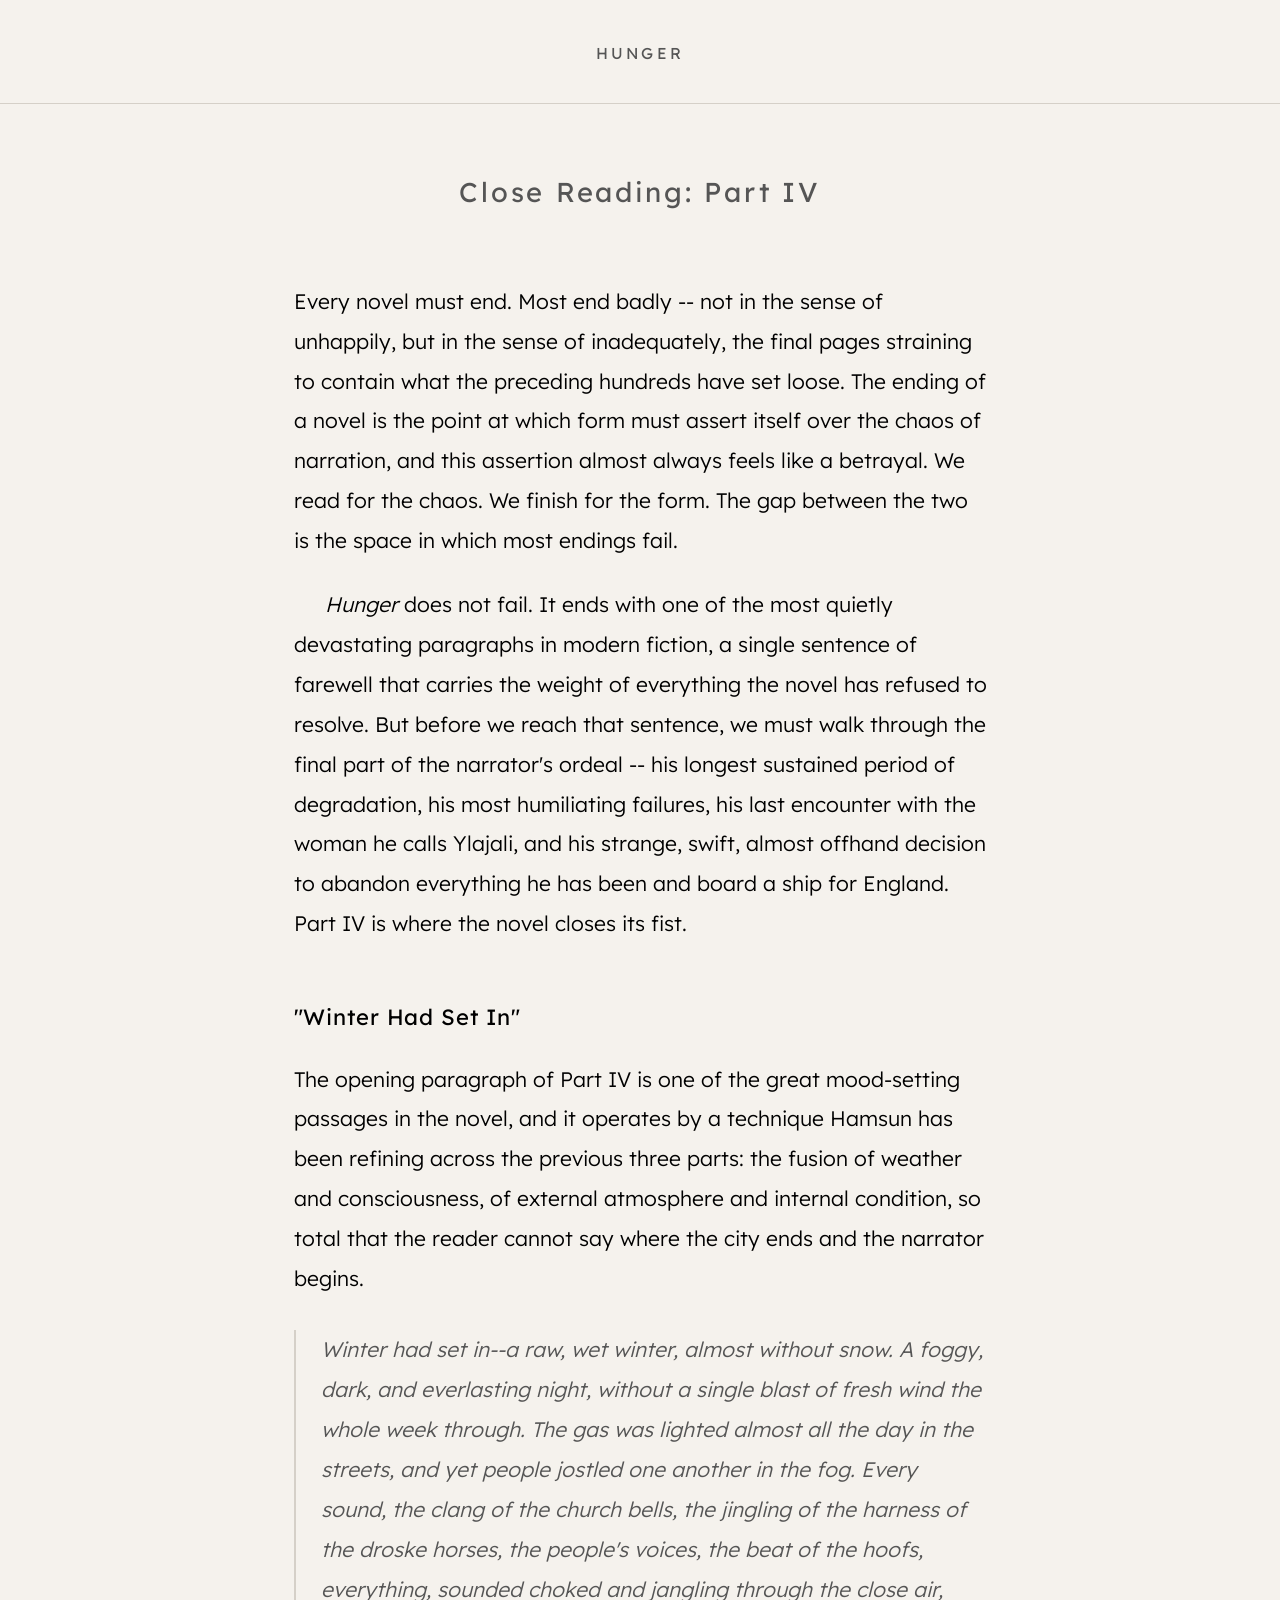
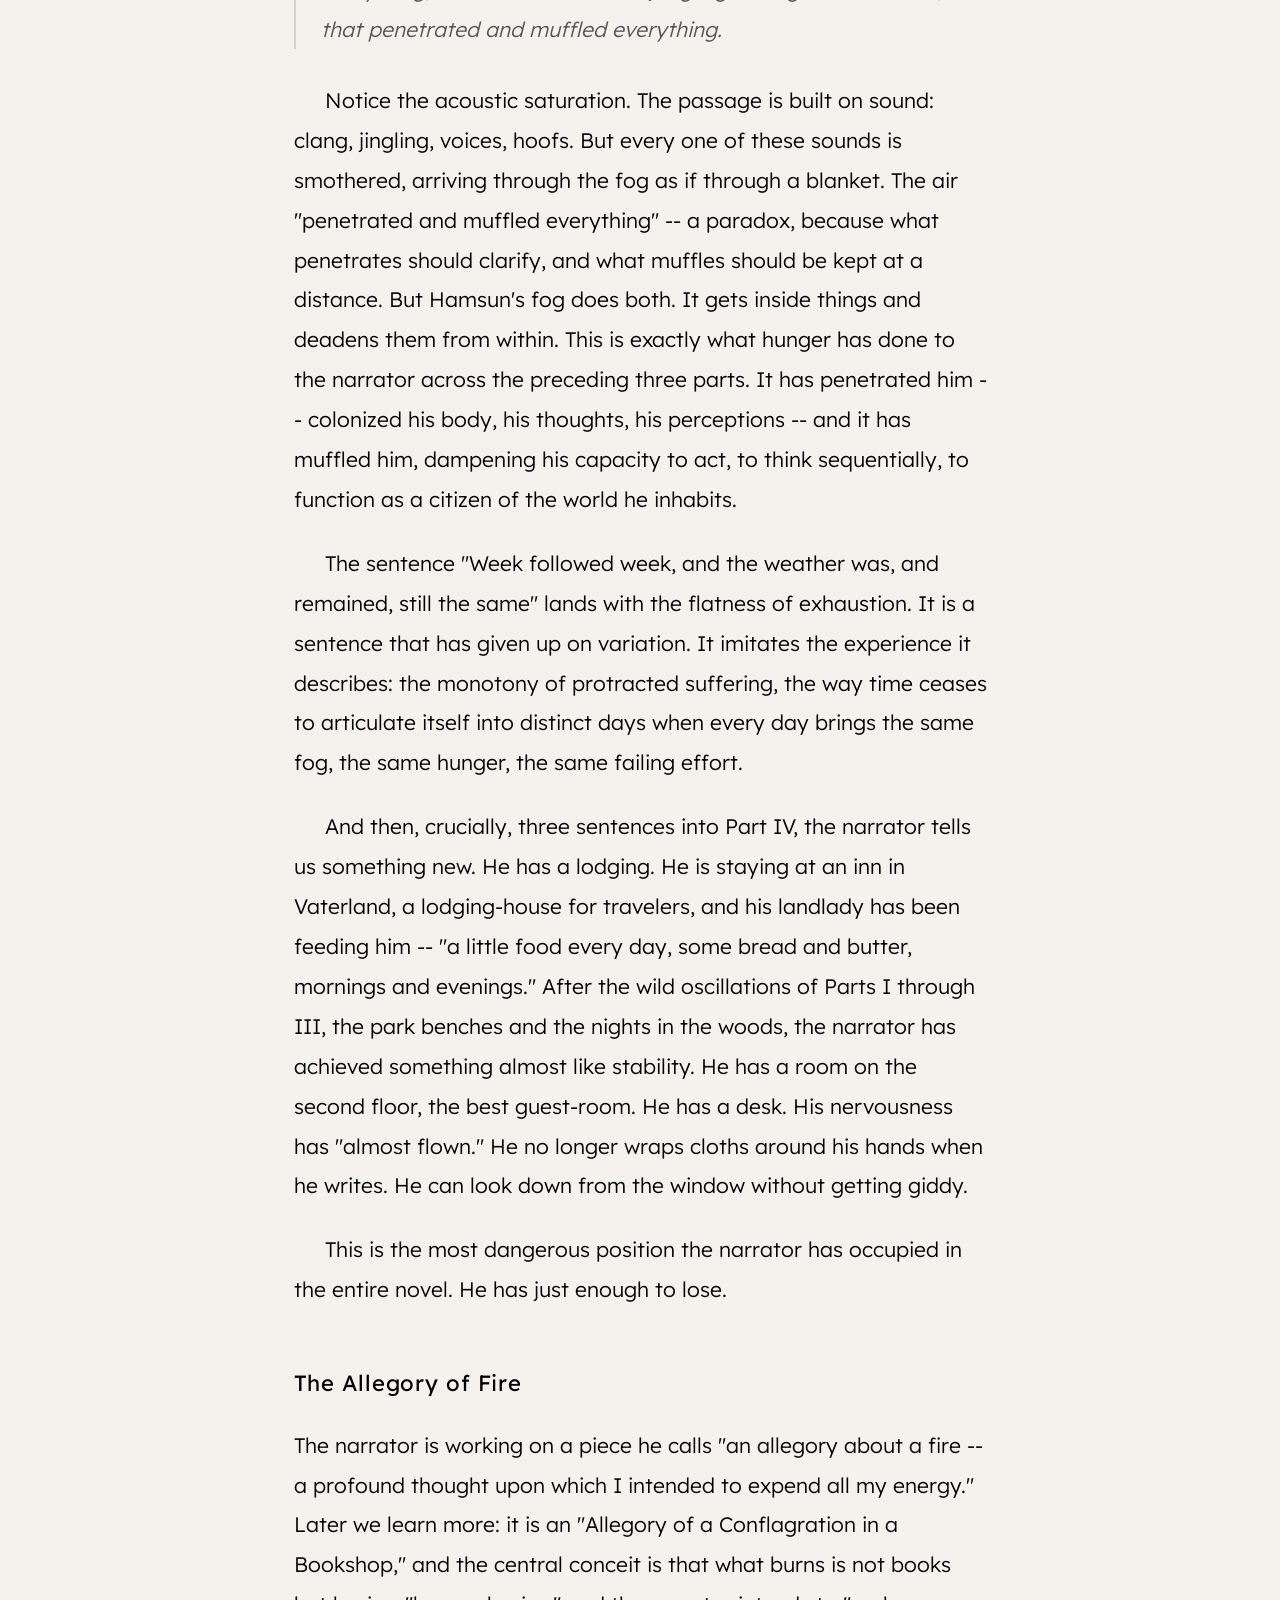
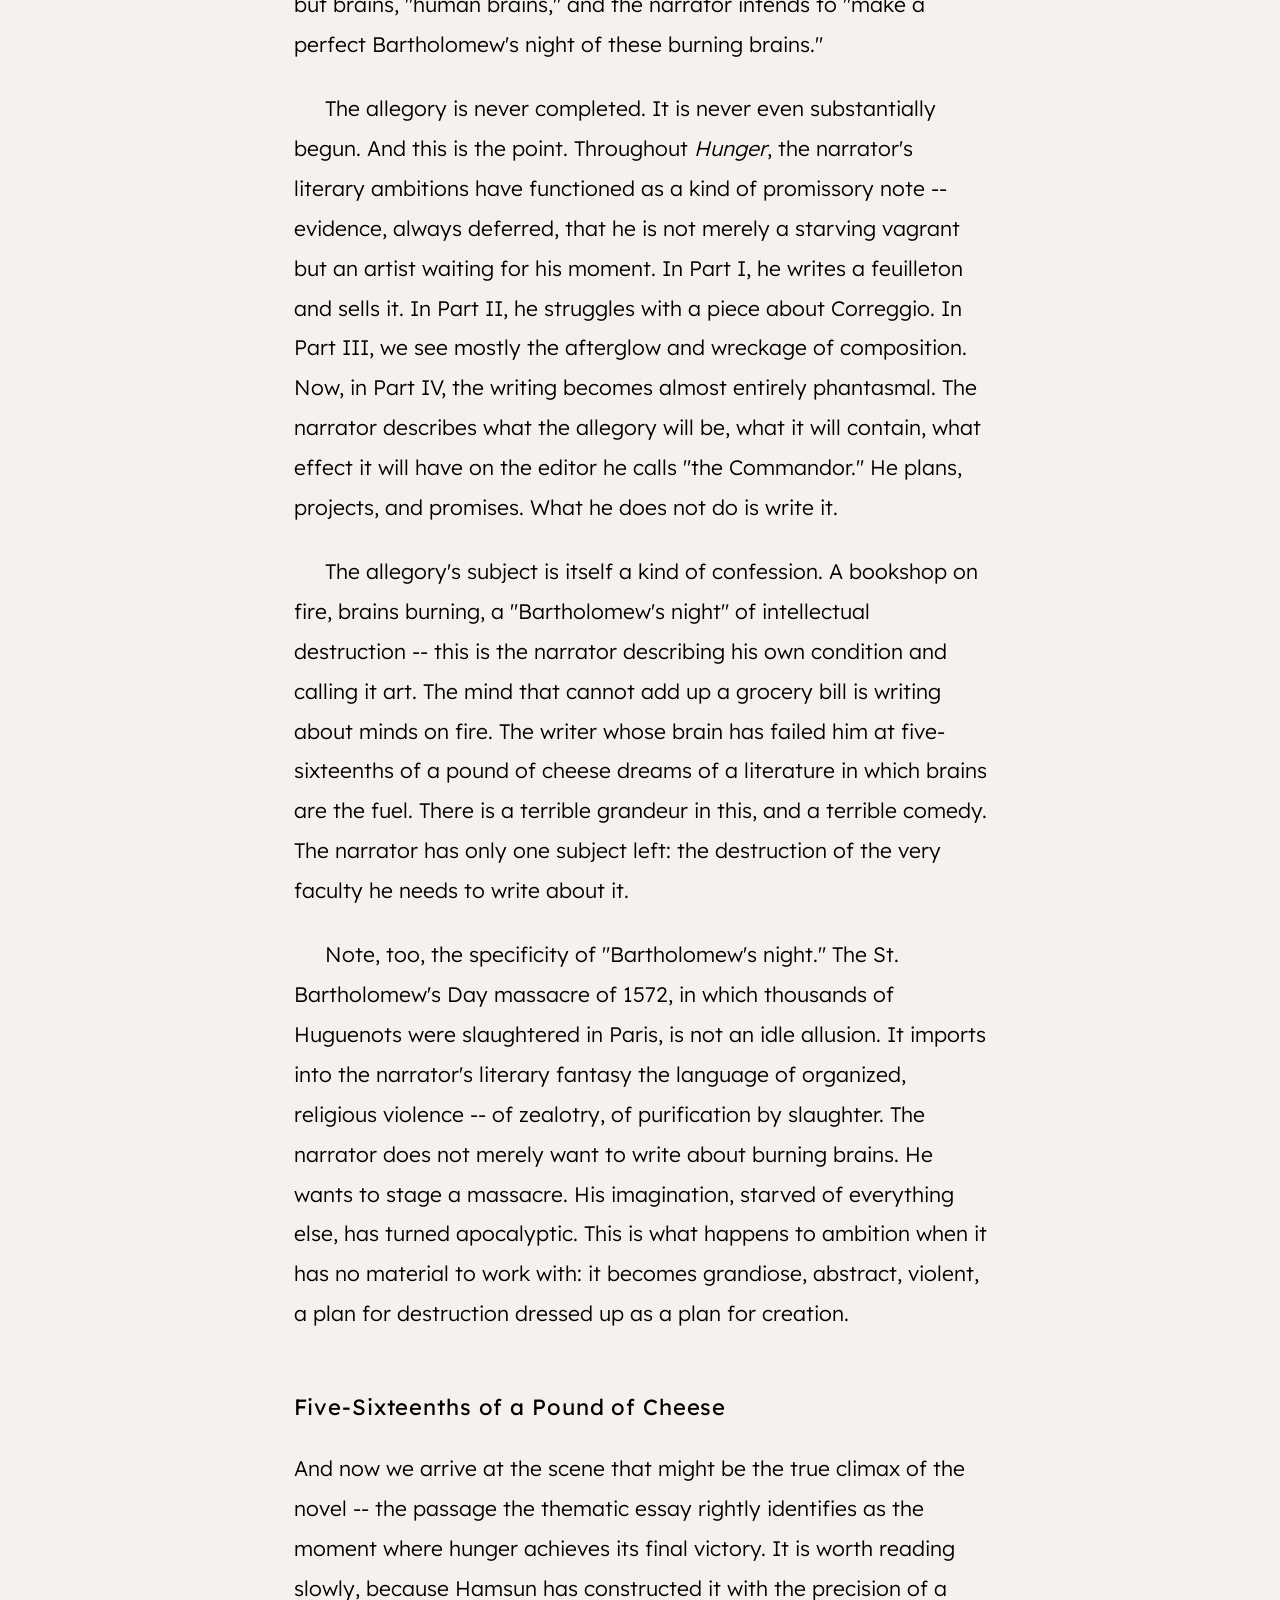
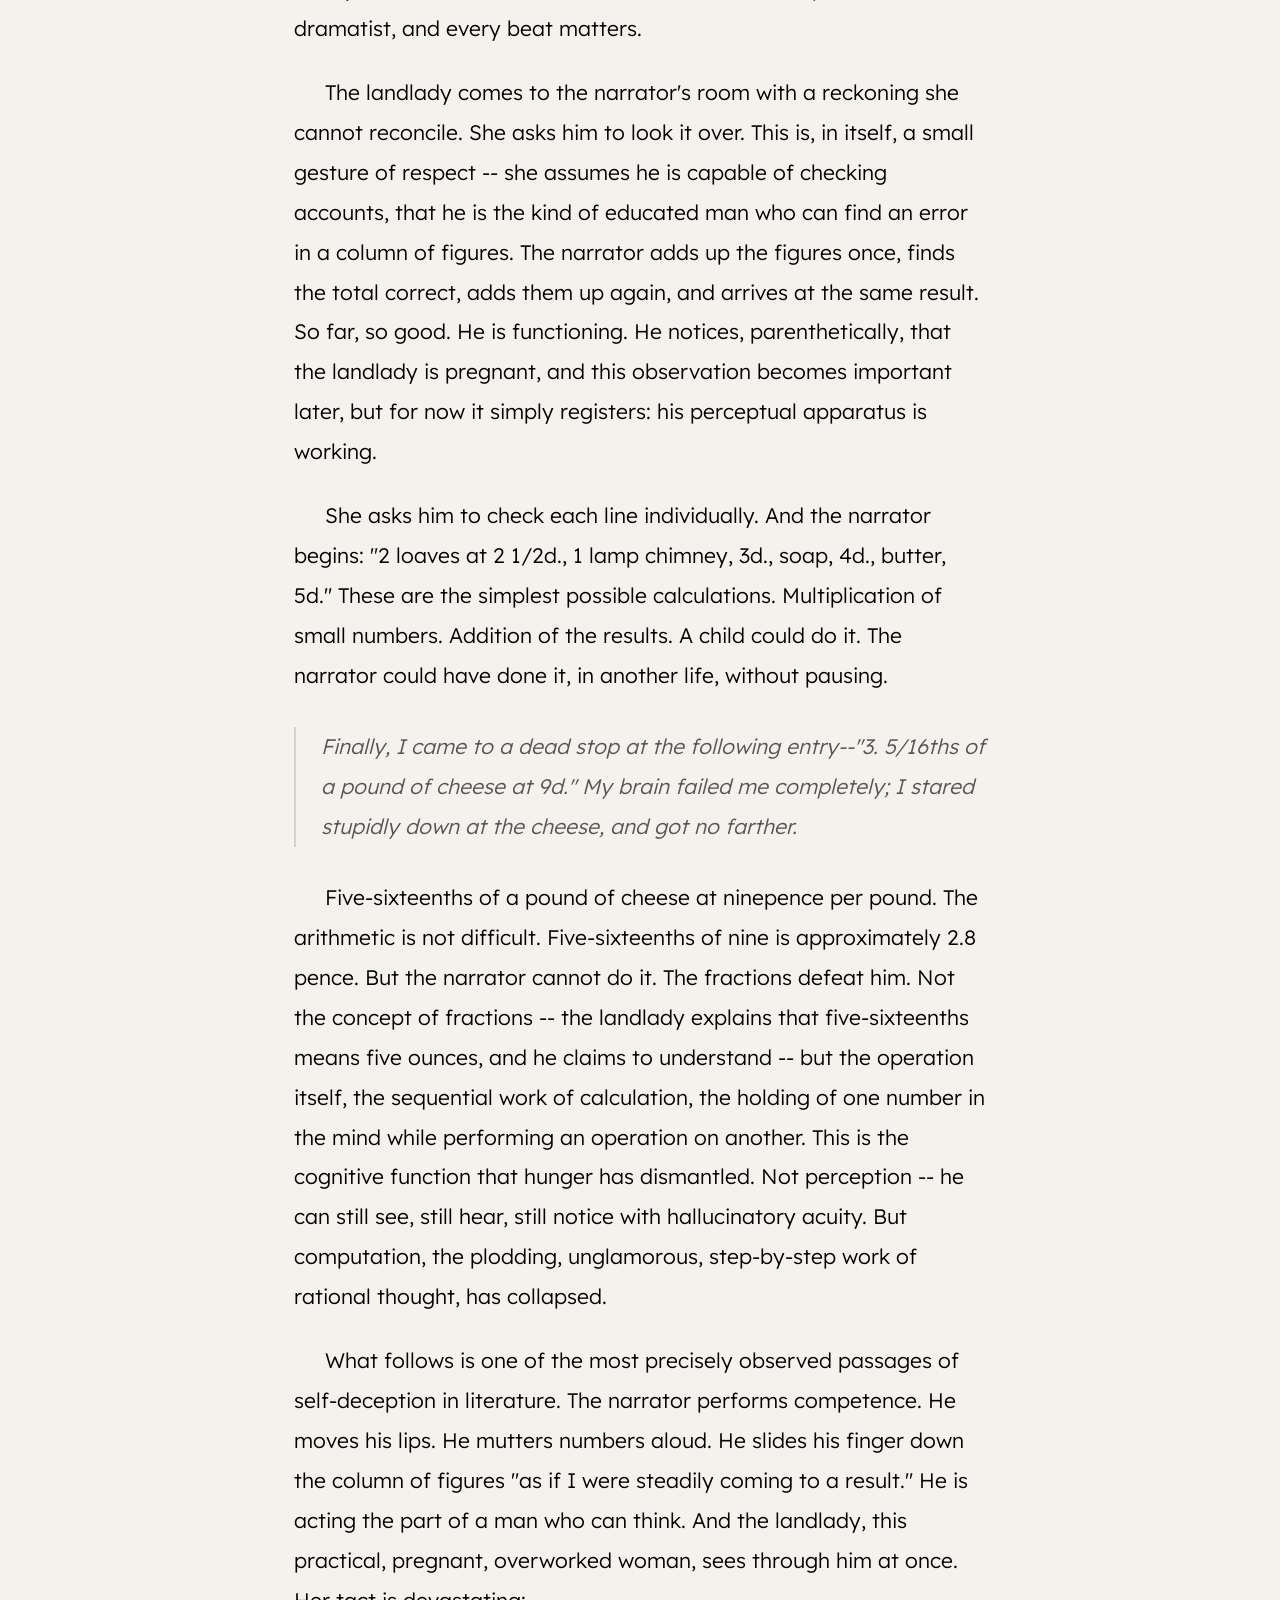
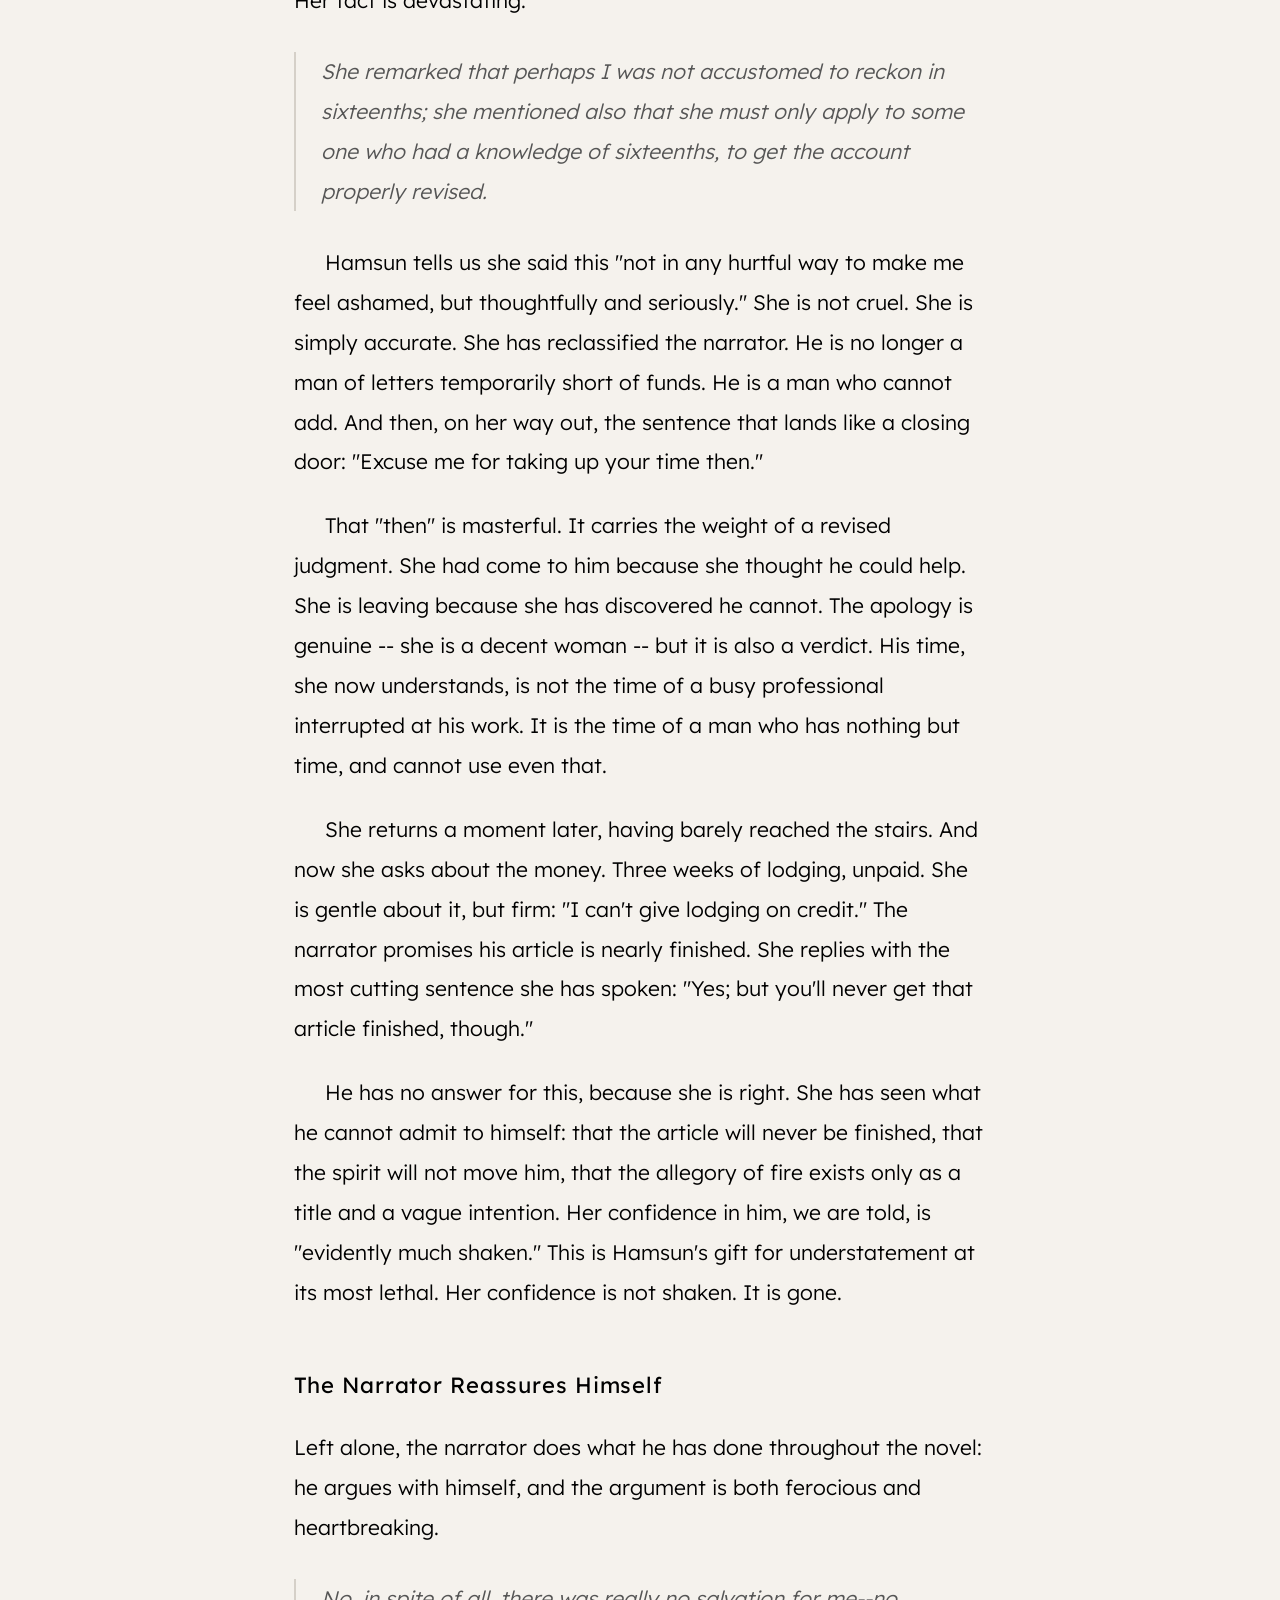
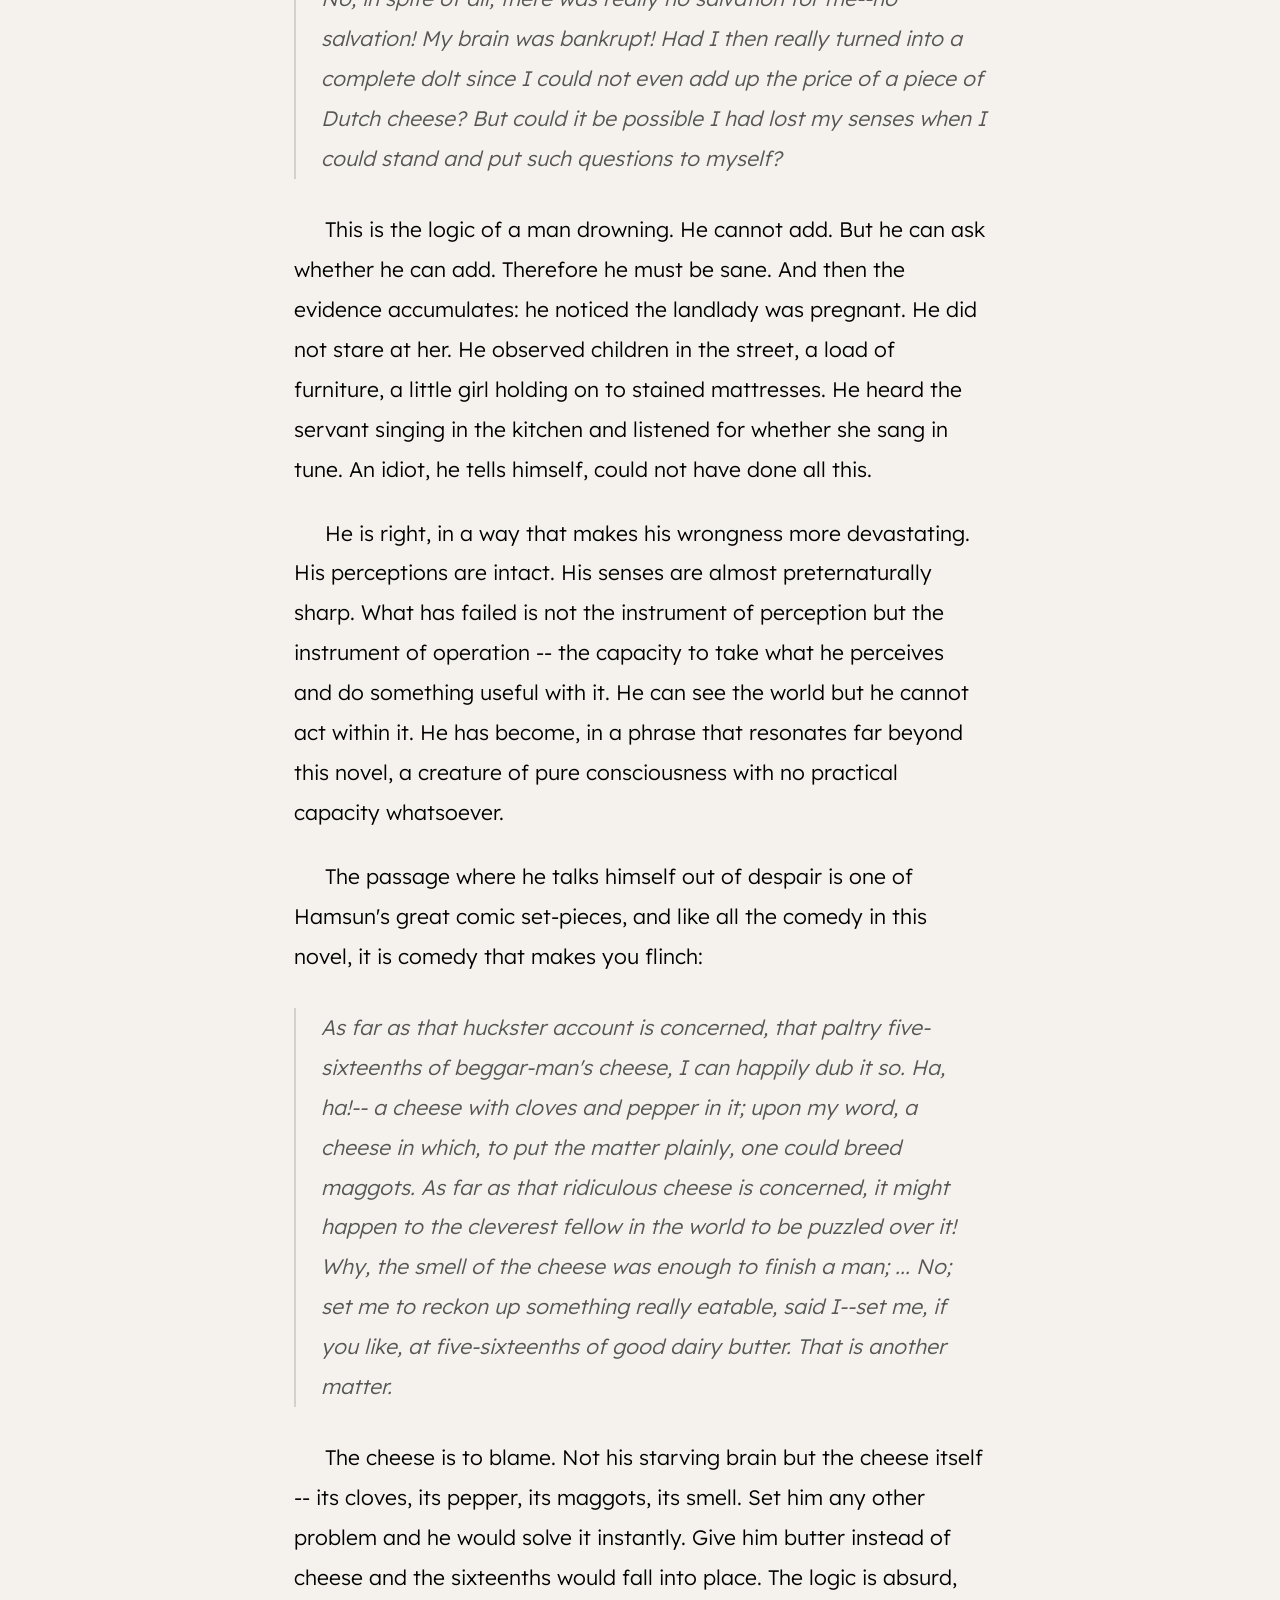
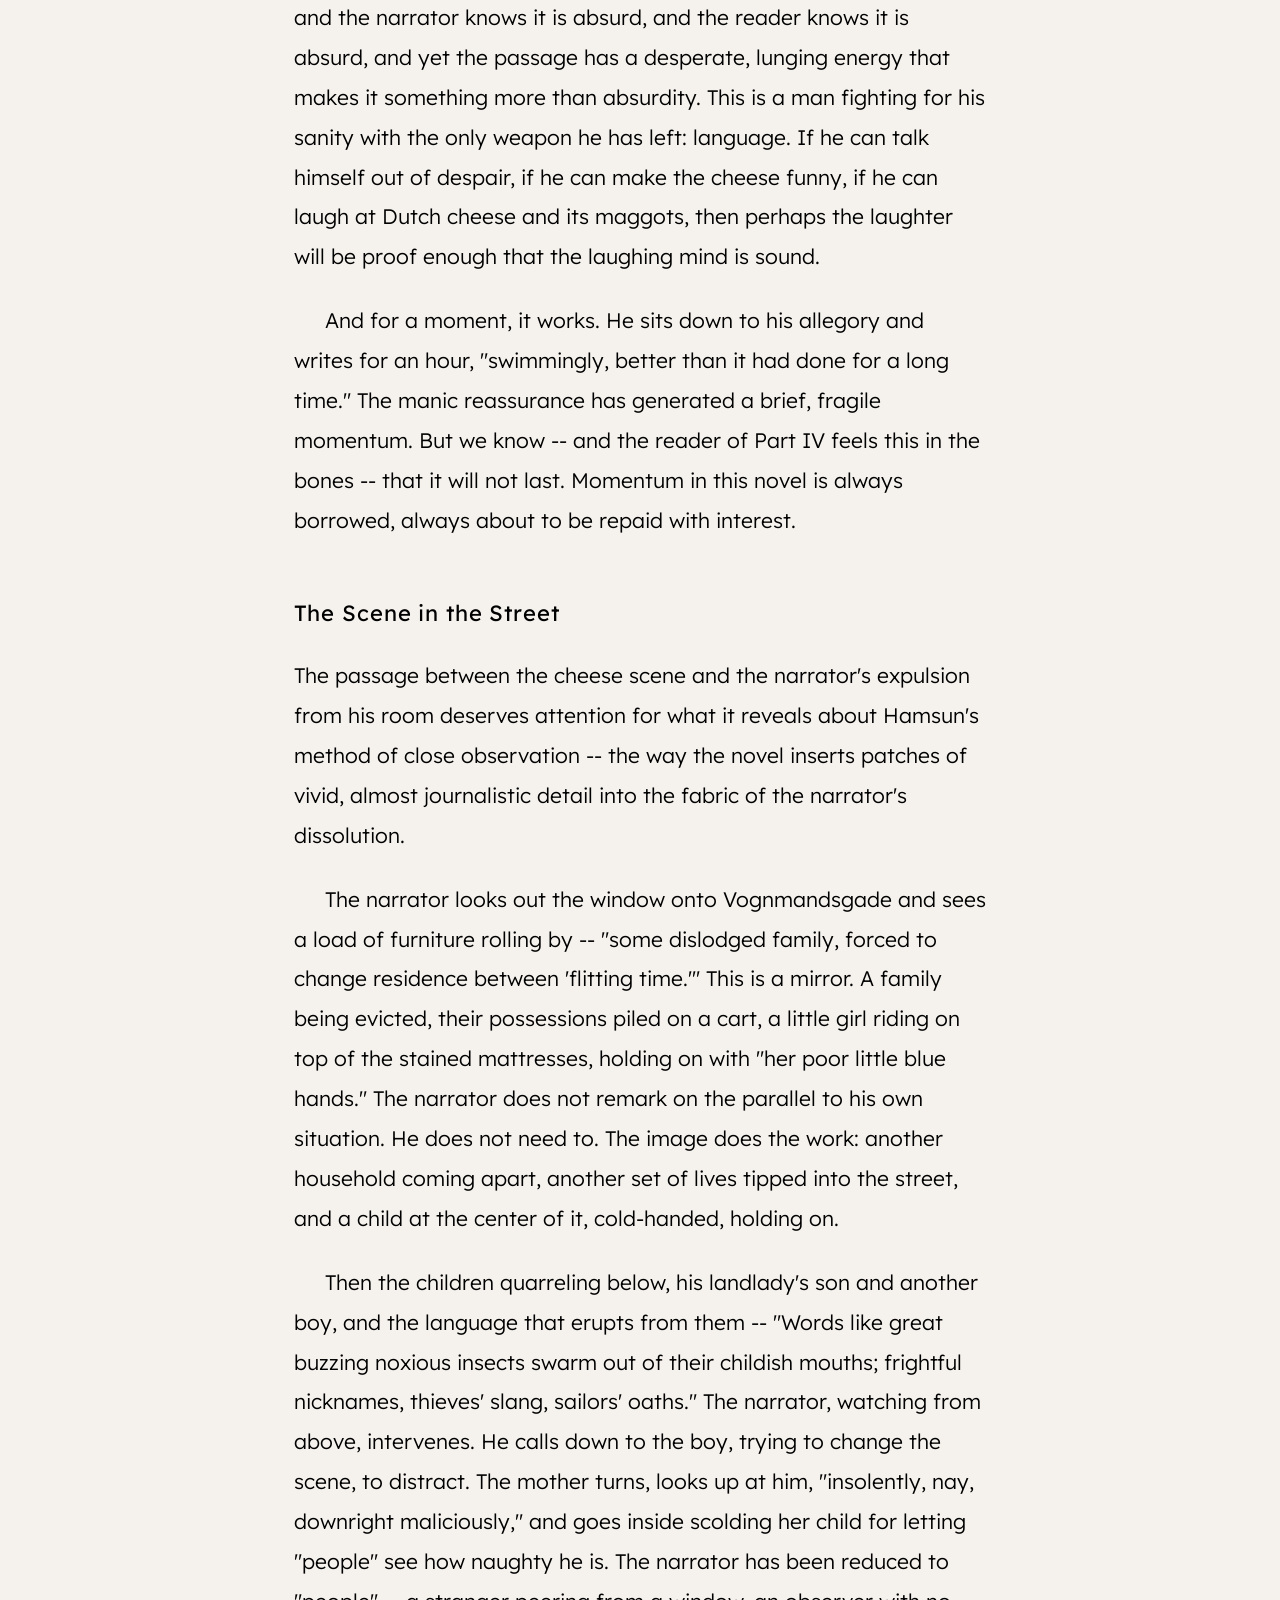
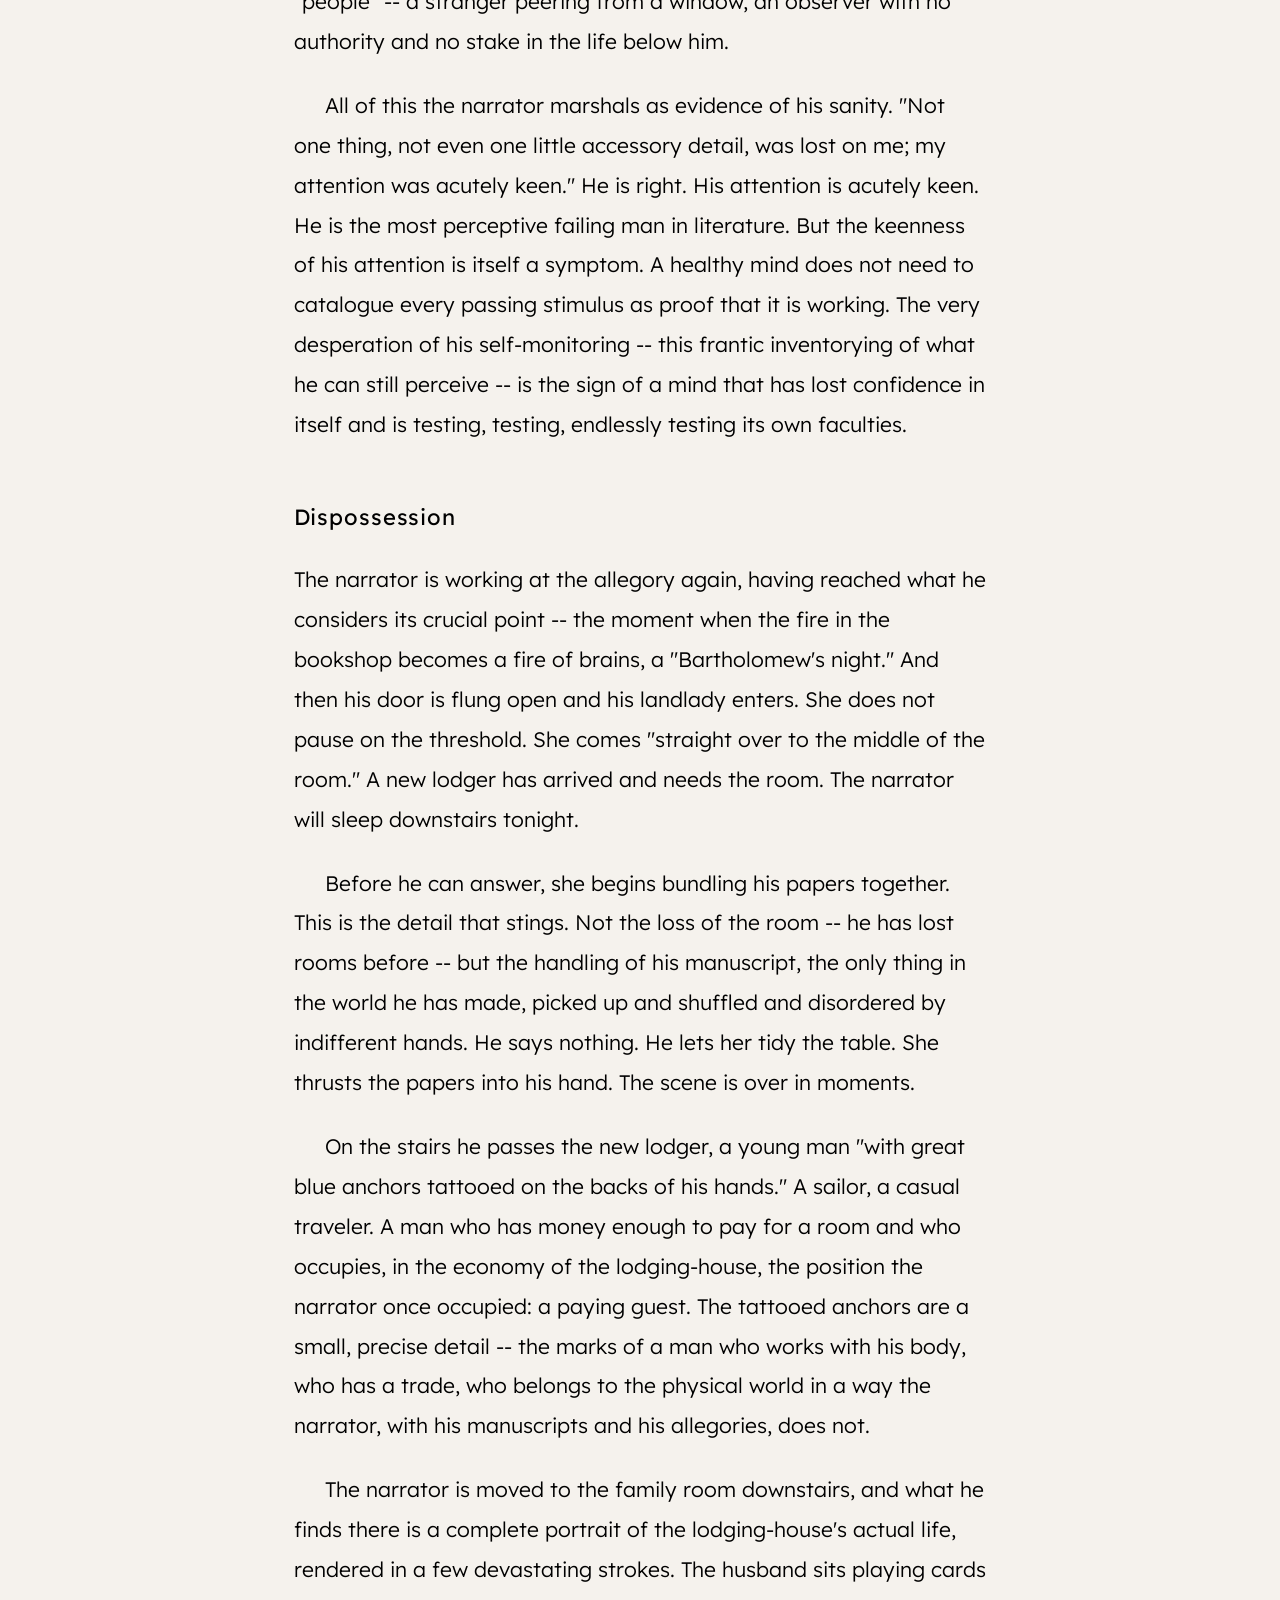
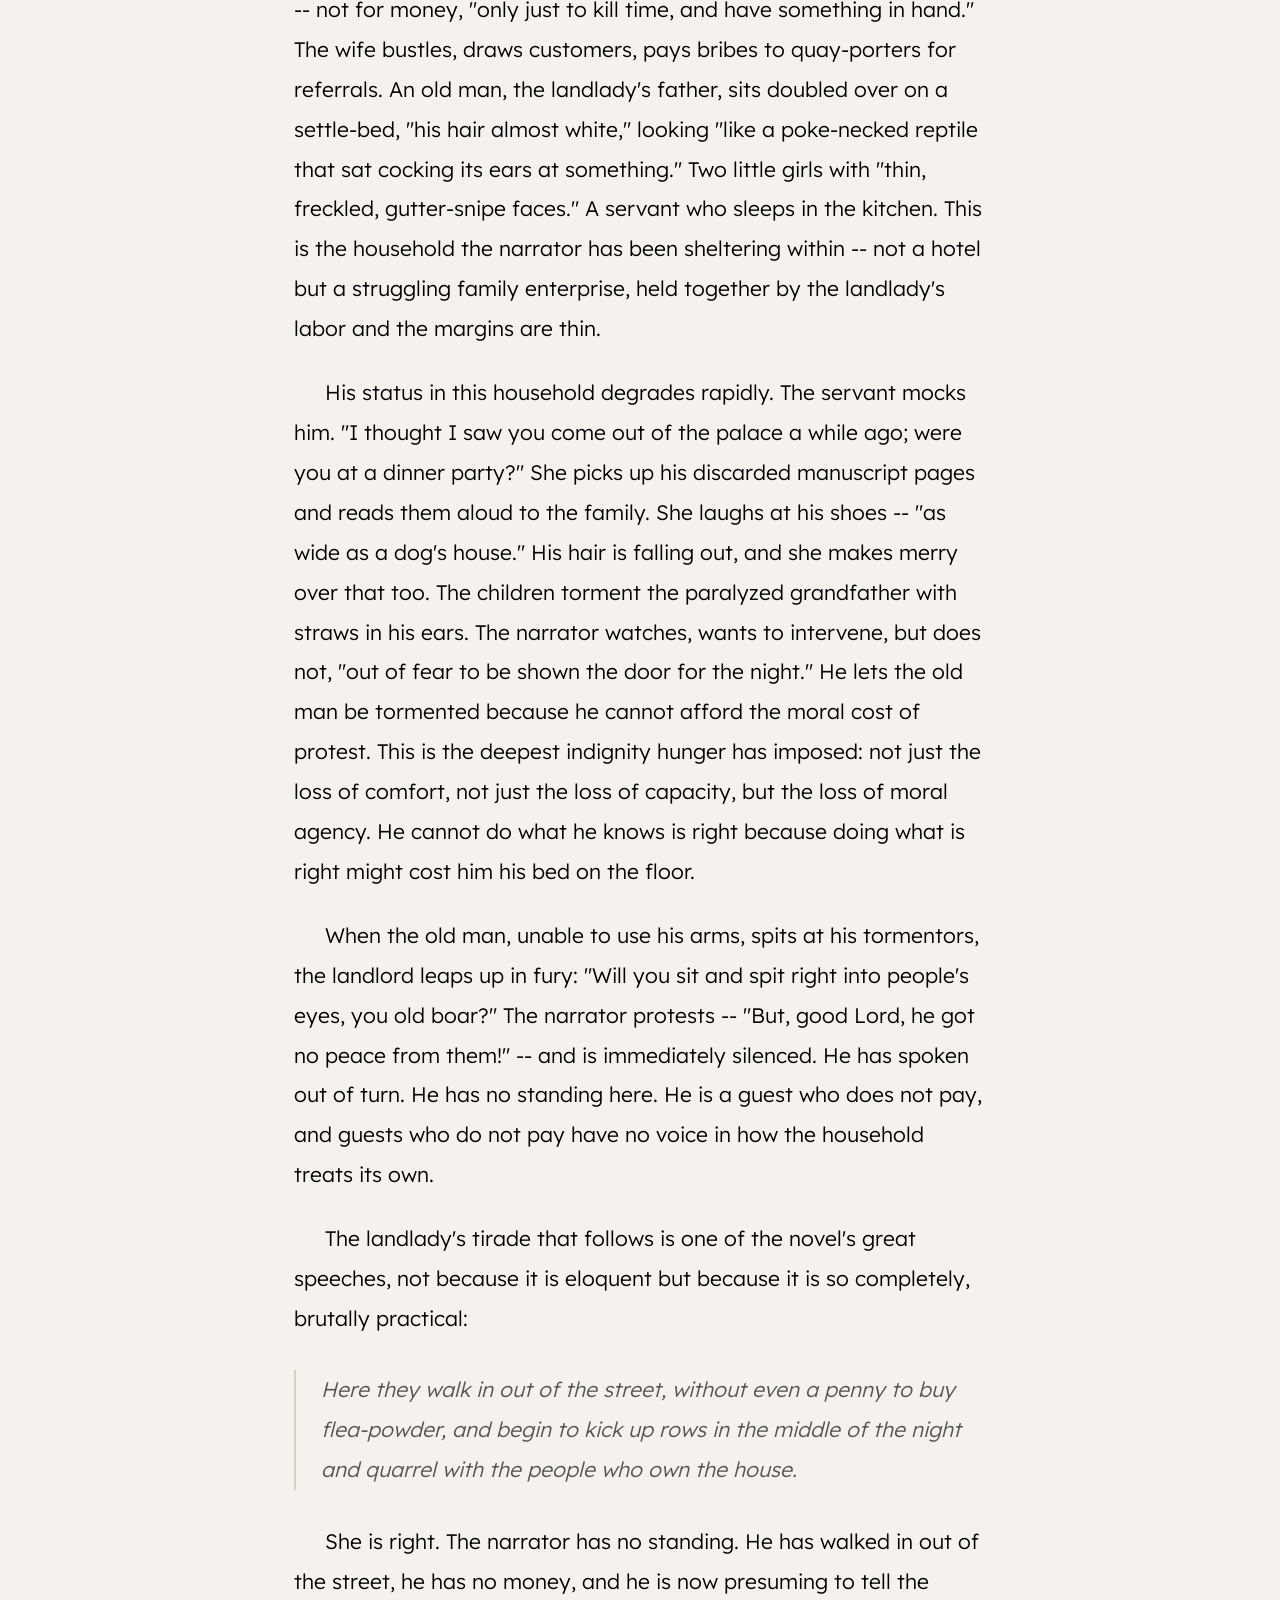
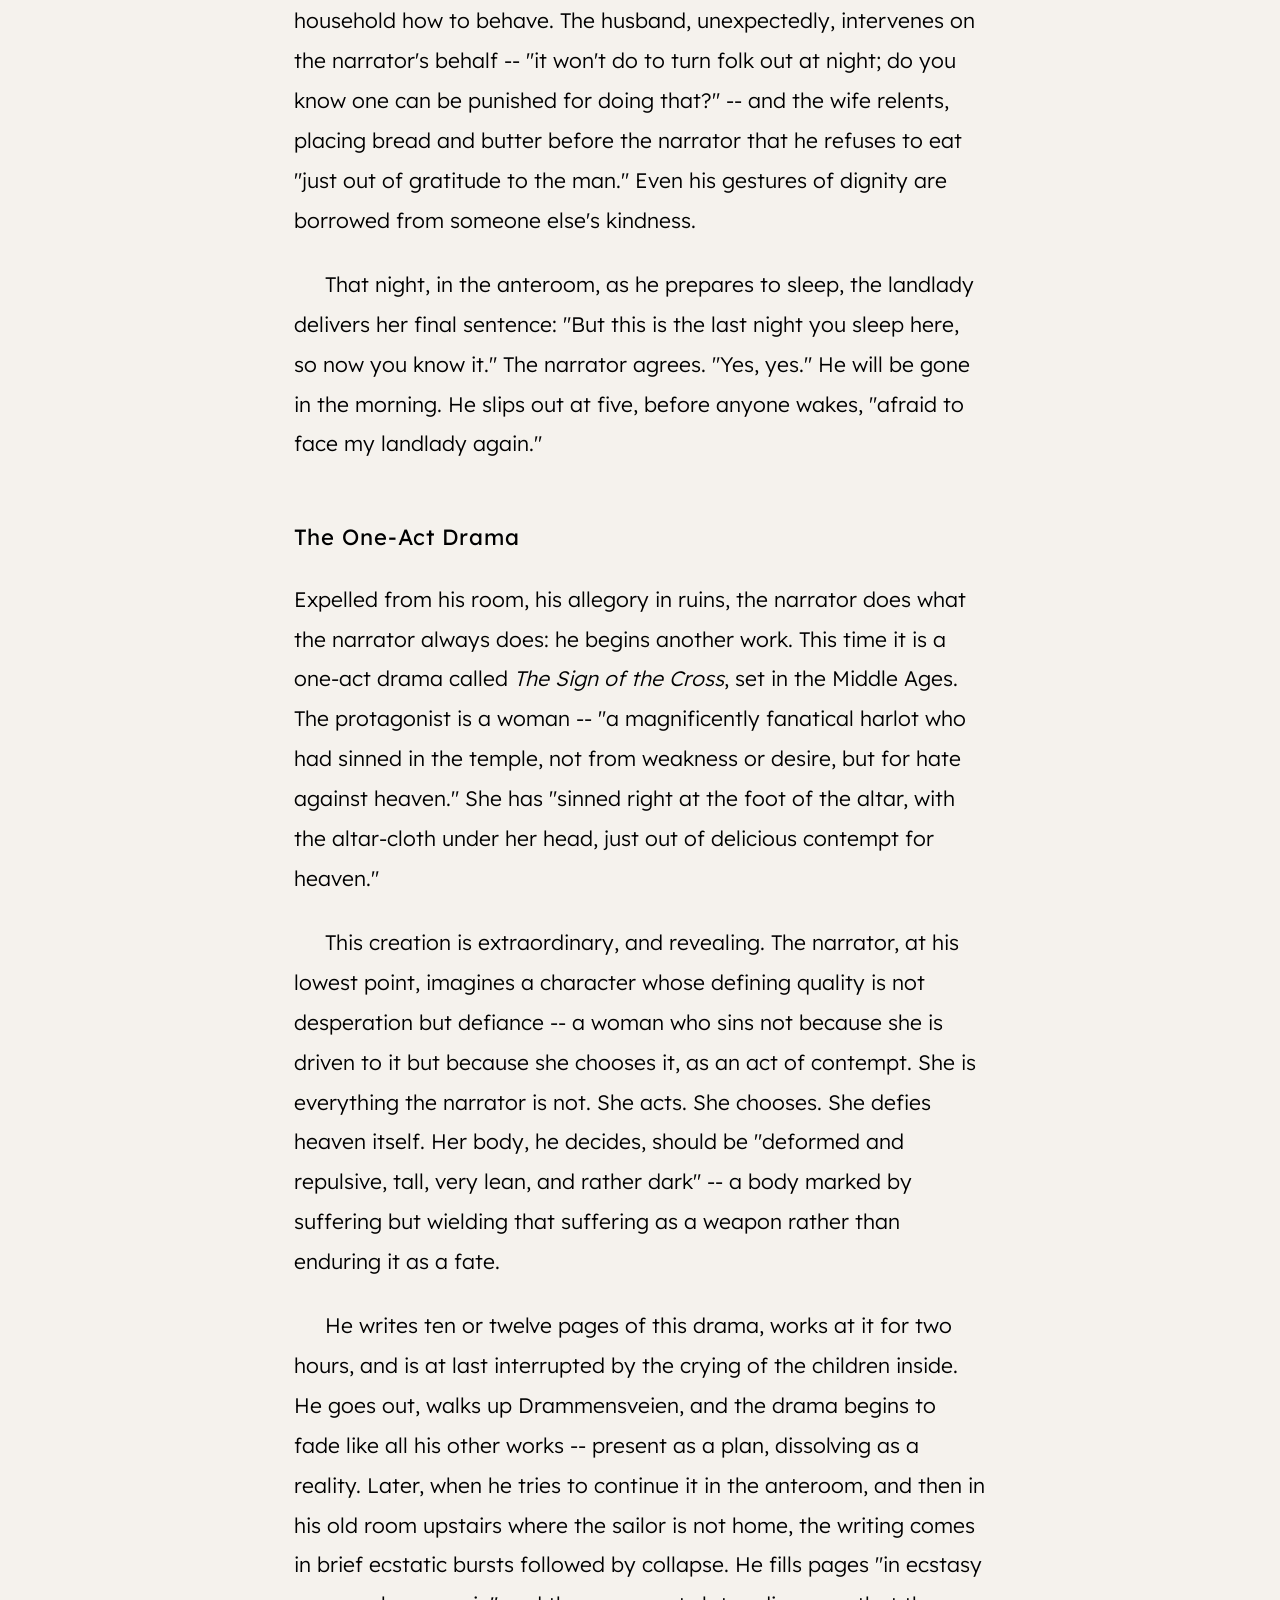
<file: docs/companion-4.html>
<!DOCTYPE html>
<html lang="en">
<head>
    <meta charset="UTF-8">
    <meta name="viewport" content="width=device-width, initial-scale=1.0">
    <title>Hunger — Close Reading: Part IV</title>
    <link rel="preconnect" href="https://fonts.googleapis.com">
    <link href="https://fonts.googleapis.com/css2?family=Lexend:wght@300;400;500&display=swap" rel="stylesheet">
    <link rel="stylesheet" href="style.css">
</head>
<body>
    <header>
        <a href="index.html" class="home-link">Hunger</a>
    </header>
    <main data-type="extra" data-chapter="4">
        <h1>Close Reading: Part IV</h1>

        <p>Every novel must end. Most end badly -- not in the sense of unhappily, but in the sense of inadequately, the final pages straining to contain what the preceding hundreds have set loose. The ending of a novel is the point at which form must assert itself over the chaos of narration, and this assertion almost always feels like a betrayal. We read for the chaos. We finish for the form. The gap between the two is the space in which most endings fail.</p>

        <p><em>Hunger</em> does not fail. It ends with one of the most quietly devastating paragraphs in modern fiction, a single sentence of farewell that carries the weight of everything the novel has refused to resolve. But before we reach that sentence, we must walk through the final part of the narrator's ordeal -- his longest sustained period of degradation, his most humiliating failures, his last encounter with the woman he calls Ylajali, and his strange, swift, almost offhand decision to abandon everything he has been and board a ship for England. Part IV is where the novel closes its fist.</p>

        <h2>"Winter Had Set In"</h2>

        <p>The opening paragraph of Part IV is one of the great mood-setting passages in the novel, and it operates by a technique Hamsun has been refining across the previous three parts: the fusion of weather and consciousness, of external atmosphere and internal condition, so total that the reader cannot say where the city ends and the narrator begins.</p>

        <blockquote><p>Winter had set in--a raw, wet winter, almost without snow. A foggy, dark, and everlasting night, without a single blast of fresh wind the whole week through. The gas was lighted almost all the day in the streets, and yet people jostled one another in the fog. Every sound, the clang of the church bells, the jingling of the harness of the droske horses, the people's voices, the beat of the hoofs, everything, sounded choked and jangling through the close air, that penetrated and muffled everything.</p></blockquote>

        <p>Notice the acoustic saturation. The passage is built on sound: clang, jingling, voices, hoofs. But every one of these sounds is smothered, arriving through the fog as if through a blanket. The air "penetrated and muffled everything" -- a paradox, because what penetrates should clarify, and what muffles should be kept at a distance. But Hamsun's fog does both. It gets inside things and deadens them from within. This is exactly what hunger has done to the narrator across the preceding three parts. It has penetrated him -- colonized his body, his thoughts, his perceptions -- and it has muffled him, dampening his capacity to act, to think sequentially, to function as a citizen of the world he inhabits.</p>

        <p>The sentence "Week followed week, and the weather was, and remained, still the same" lands with the flatness of exhaustion. It is a sentence that has given up on variation. It imitates the experience it describes: the monotony of protracted suffering, the way time ceases to articulate itself into distinct days when every day brings the same fog, the same hunger, the same failing effort.</p>

        <p>And then, crucially, three sentences into Part IV, the narrator tells us something new. He has a lodging. He is staying at an inn in Vaterland, a lodging-house for travelers, and his landlady has been feeding him -- "a little food every day, some bread and butter, mornings and evenings." After the wild oscillations of Parts I through III, the park benches and the nights in the woods, the narrator has achieved something almost like stability. He has a room on the second floor, the best guest-room. He has a desk. His nervousness has "almost flown." He no longer wraps cloths around his hands when he writes. He can look down from the window without getting giddy.</p>

        <p>This is the most dangerous position the narrator has occupied in the entire novel. He has just enough to lose.</p>

        <h2>The Allegory of Fire</h2>

        <p>The narrator is working on a piece he calls "an allegory about a fire -- a profound thought upon which I intended to expend all my energy." Later we learn more: it is an "Allegory of a Conflagration in a Bookshop," and the central conceit is that what burns is not books but brains, "human brains," and the narrator intends to "make a perfect Bartholomew's night of these burning brains."</p>

        <p>The allegory is never completed. It is never even substantially begun. And this is the point. Throughout <em>Hunger</em>, the narrator's literary ambitions have functioned as a kind of promissory note -- evidence, always deferred, that he is not merely a starving vagrant but an artist waiting for his moment. In Part I, he writes a feuilleton and sells it. In Part II, he struggles with a piece about Correggio. In Part III, we see mostly the afterglow and wreckage of composition. Now, in Part IV, the writing becomes almost entirely phantasmal. The narrator describes what the allegory will be, what it will contain, what effect it will have on the editor he calls "the Commandor." He plans, projects, and promises. What he does not do is write it.</p>

        <p>The allegory's subject is itself a kind of confession. A bookshop on fire, brains burning, a "Bartholomew's night" of intellectual destruction -- this is the narrator describing his own condition and calling it art. The mind that cannot add up a grocery bill is writing about minds on fire. The writer whose brain has failed him at five-sixteenths of a pound of cheese dreams of a literature in which brains are the fuel. There is a terrible grandeur in this, and a terrible comedy. The narrator has only one subject left: the destruction of the very faculty he needs to write about it.</p>

        <p>Note, too, the specificity of "Bartholomew's night." The St. Bartholomew's Day massacre of 1572, in which thousands of Huguenots were slaughtered in Paris, is not an idle allusion. It imports into the narrator's literary fantasy the language of organized, religious violence -- of zealotry, of purification by slaughter. The narrator does not merely want to write about burning brains. He wants to stage a massacre. His imagination, starved of everything else, has turned apocalyptic. This is what happens to ambition when it has no material to work with: it becomes grandiose, abstract, violent, a plan for destruction dressed up as a plan for creation.</p>

        <h2>Five-Sixteenths of a Pound of Cheese</h2>

        <p>And now we arrive at the scene that might be the true climax of the novel -- the passage the thematic essay rightly identifies as the moment where hunger achieves its final victory. It is worth reading slowly, because Hamsun has constructed it with the precision of a dramatist, and every beat matters.</p>

        <p>The landlady comes to the narrator's room with a reckoning she cannot reconcile. She asks him to look it over. This is, in itself, a small gesture of respect -- she assumes he is capable of checking accounts, that he is the kind of educated man who can find an error in a column of figures. The narrator adds up the figures once, finds the total correct, adds them up again, and arrives at the same result. So far, so good. He is functioning. He notices, parenthetically, that the landlady is pregnant, and this observation becomes important later, but for now it simply registers: his perceptual apparatus is working.</p>

        <p>She asks him to check each line individually. And the narrator begins: "2 loaves at 2 1/2d., 1 lamp chimney, 3d., soap, 4d., butter, 5d." These are the simplest possible calculations. Multiplication of small numbers. Addition of the results. A child could do it. The narrator could have done it, in another life, without pausing.</p>

        <blockquote><p>Finally, I came to a dead stop at the following entry--"3. 5/16ths of a pound of cheese at 9d." My brain failed me completely; I stared stupidly down at the cheese, and got no farther.</p></blockquote>

        <p>Five-sixteenths of a pound of cheese at ninepence per pound. The arithmetic is not difficult. Five-sixteenths of nine is approximately 2.8 pence. But the narrator cannot do it. The fractions defeat him. Not the concept of fractions -- the landlady explains that five-sixteenths means five ounces, and he claims to understand -- but the operation itself, the sequential work of calculation, the holding of one number in the mind while performing an operation on another. This is the cognitive function that hunger has dismantled. Not perception -- he can still see, still hear, still notice with hallucinatory acuity. But computation, the plodding, unglamorous, step-by-step work of rational thought, has collapsed.</p>

        <p>What follows is one of the most precisely observed passages of self-deception in literature. The narrator performs competence. He moves his lips. He mutters numbers aloud. He slides his finger down the column of figures "as if I were steadily coming to a result." He is acting the part of a man who can think. And the landlady, this practical, pregnant, overworked woman, sees through him at once. Her tact is devastating:</p>

        <blockquote><p>She remarked that perhaps I was not accustomed to reckon in sixteenths; she mentioned also that she must only apply to some one who had a knowledge of sixteenths, to get the account properly revised.</p></blockquote>

        <p>Hamsun tells us she said this "not in any hurtful way to make me feel ashamed, but thoughtfully and seriously." She is not cruel. She is simply accurate. She has reclassified the narrator. He is no longer a man of letters temporarily short of funds. He is a man who cannot add. And then, on her way out, the sentence that lands like a closing door: "Excuse me for taking up your time then."</p>

        <p>That "then" is masterful. It carries the weight of a revised judgment. She had come to him because she thought he could help. She is leaving because she has discovered he cannot. The apology is genuine -- she is a decent woman -- but it is also a verdict. His time, she now understands, is not the time of a busy professional interrupted at his work. It is the time of a man who has nothing but time, and cannot use even that.</p>

        <p>She returns a moment later, having barely reached the stairs. And now she asks about the money. Three weeks of lodging, unpaid. She is gentle about it, but firm: "I can't give lodging on credit." The narrator promises his article is nearly finished. She replies with the most cutting sentence she has spoken: "Yes; but you'll never get that article finished, though."</p>

        <p>He has no answer for this, because she is right. She has seen what he cannot admit to himself: that the article will never be finished, that the spirit will not move him, that the allegory of fire exists only as a title and a vague intention. Her confidence in him, we are told, is "evidently much shaken." This is Hamsun's gift for understatement at its most lethal. Her confidence is not shaken. It is gone.</p>

        <h2>The Narrator Reassures Himself</h2>

        <p>Left alone, the narrator does what he has done throughout the novel: he argues with himself, and the argument is both ferocious and heartbreaking.</p>

        <blockquote><p>No, in spite of all, there was really no salvation for me--no salvation! My brain was bankrupt! Had I then really turned into a complete dolt since I could not even add up the price of a piece of Dutch cheese? But could it be possible I had lost my senses when I could stand and put such questions to myself?</p></blockquote>

        <p>This is the logic of a man drowning. He cannot add. But he can ask whether he can add. Therefore he must be sane. And then the evidence accumulates: he noticed the landlady was pregnant. He did not stare at her. He observed children in the street, a load of furniture, a little girl holding on to stained mattresses. He heard the servant singing in the kitchen and listened for whether she sang in tune. An idiot, he tells himself, could not have done all this.</p>

        <p>He is right, in a way that makes his wrongness more devastating. His perceptions are intact. His senses are almost preternaturally sharp. What has failed is not the instrument of perception but the instrument of operation -- the capacity to take what he perceives and do something useful with it. He can see the world but he cannot act within it. He has become, in a phrase that resonates far beyond this novel, a creature of pure consciousness with no practical capacity whatsoever.</p>

        <p>The passage where he talks himself out of despair is one of Hamsun's great comic set-pieces, and like all the comedy in this novel, it is comedy that makes you flinch:</p>

        <blockquote><p>As far as that huckster account is concerned, that paltry five-sixteenths of beggar-man's cheese, I can happily dub it so. Ha, ha!-- a cheese with cloves and pepper in it; upon my word, a cheese in which, to put the matter plainly, one could breed maggots. As far as that ridiculous cheese is concerned, it might happen to the cleverest fellow in the world to be puzzled over it! Why, the smell of the cheese was enough to finish a man; ... No; set me to reckon up something really eatable, said I--set me, if you like, at five-sixteenths of good dairy butter. That is another matter.</p></blockquote>

        <p>The cheese is to blame. Not his starving brain but the cheese itself -- its cloves, its pepper, its maggots, its smell. Set him any other problem and he would solve it instantly. Give him butter instead of cheese and the sixteenths would fall into place. The logic is absurd, and the narrator knows it is absurd, and the reader knows it is absurd, and yet the passage has a desperate, lunging energy that makes it something more than absurdity. This is a man fighting for his sanity with the only weapon he has left: language. If he can talk himself out of despair, if he can make the cheese funny, if he can laugh at Dutch cheese and its maggots, then perhaps the laughter will be proof enough that the laughing mind is sound.</p>

        <p>And for a moment, it works. He sits down to his allegory and writes for an hour, "swimmingly, better than it had done for a long time." The manic reassurance has generated a brief, fragile momentum. But we know -- and the reader of Part IV feels this in the bones -- that it will not last. Momentum in this novel is always borrowed, always about to be repaid with interest.</p>

        <h2>The Scene in the Street</h2>

        <p>The passage between the cheese scene and the narrator's expulsion from his room deserves attention for what it reveals about Hamsun's method of close observation -- the way the novel inserts patches of vivid, almost journalistic detail into the fabric of the narrator's dissolution.</p>

        <p>The narrator looks out the window onto Vognmandsgade and sees a load of furniture rolling by -- "some dislodged family, forced to change residence between 'flitting time.'" This is a mirror. A family being evicted, their possessions piled on a cart, a little girl riding on top of the stained mattresses, holding on with "her poor little blue hands." The narrator does not remark on the parallel to his own situation. He does not need to. The image does the work: another household coming apart, another set of lives tipped into the street, and a child at the center of it, cold-handed, holding on.</p>

        <p>Then the children quarreling below, his landlady's son and another boy, and the language that erupts from them -- "Words like great buzzing noxious insects swarm out of their childish mouths; frightful nicknames, thieves' slang, sailors' oaths." The narrator, watching from above, intervenes. He calls down to the boy, trying to change the scene, to distract. The mother turns, looks up at him, "insolently, nay, downright maliciously," and goes inside scolding her child for letting "people" see how naughty he is. The narrator has been reduced to "people" -- a stranger peering from a window, an observer with no authority and no stake in the life below him.</p>

        <p>All of this the narrator marshals as evidence of his sanity. "Not one thing, not even one little accessory detail, was lost on me; my attention was acutely keen." He is right. His attention is acutely keen. He is the most perceptive failing man in literature. But the keenness of his attention is itself a symptom. A healthy mind does not need to catalogue every passing stimulus as proof that it is working. The very desperation of his self-monitoring -- this frantic inventorying of what he can still perceive -- is the sign of a mind that has lost confidence in itself and is testing, testing, endlessly testing its own faculties.</p>

        <h2>Dispossession</h2>

        <p>The narrator is working at the allegory again, having reached what he considers its crucial point -- the moment when the fire in the bookshop becomes a fire of brains, a "Bartholomew's night." And then his door is flung open and his landlady enters. She does not pause on the threshold. She comes "straight over to the middle of the room." A new lodger has arrived and needs the room. The narrator will sleep downstairs tonight.</p>

        <p>Before he can answer, she begins bundling his papers together. This is the detail that stings. Not the loss of the room -- he has lost rooms before -- but the handling of his manuscript, the only thing in the world he has made, picked up and shuffled and disordered by indifferent hands. He says nothing. He lets her tidy the table. She thrusts the papers into his hand. The scene is over in moments.</p>

        <p>On the stairs he passes the new lodger, a young man "with great blue anchors tattooed on the backs of his hands." A sailor, a casual traveler. A man who has money enough to pay for a room and who occupies, in the economy of the lodging-house, the position the narrator once occupied: a paying guest. The tattooed anchors are a small, precise detail -- the marks of a man who works with his body, who has a trade, who belongs to the physical world in a way the narrator, with his manuscripts and his allegories, does not.</p>

        <p>The narrator is moved to the family room downstairs, and what he finds there is a complete portrait of the lodging-house's actual life, rendered in a few devastating strokes. The husband sits playing cards -- not for money, "only just to kill time, and have something in hand." The wife bustles, draws customers, pays bribes to quay-porters for referrals. An old man, the landlady's father, sits doubled over on a settle-bed, "his hair almost white," looking "like a poke-necked reptile that sat cocking its ears at something." Two little girls with "thin, freckled, gutter-snipe faces." A servant who sleeps in the kitchen. This is the household the narrator has been sheltering within -- not a hotel but a struggling family enterprise, held together by the landlady's labor and the margins are thin.</p>

        <p>His status in this household degrades rapidly. The servant mocks him. "I thought I saw you come out of the palace a while ago; were you at a dinner party?" She picks up his discarded manuscript pages and reads them aloud to the family. She laughs at his shoes -- "as wide as a dog's house." His hair is falling out, and she makes merry over that too. The children torment the paralyzed grandfather with straws in his ears. The narrator watches, wants to intervene, but does not, "out of fear to be shown the door for the night." He lets the old man be tormented because he cannot afford the moral cost of protest. This is the deepest indignity hunger has imposed: not just the loss of comfort, not just the loss of capacity, but the loss of moral agency. He cannot do what he knows is right because doing what is right might cost him his bed on the floor.</p>

        <p>When the old man, unable to use his arms, spits at his tormentors, the landlord leaps up in fury: "Will you sit and spit right into people's eyes, you old boar?" The narrator protests -- "But, good Lord, he got no peace from them!" -- and is immediately silenced. He has spoken out of turn. He has no standing here. He is a guest who does not pay, and guests who do not pay have no voice in how the household treats its own.</p>

        <p>The landlady's tirade that follows is one of the novel's great speeches, not because it is eloquent but because it is so completely, brutally practical:</p>

        <blockquote><p>Here they walk in out of the street, without even a penny to buy flea-powder, and begin to kick up rows in the middle of the night and quarrel with the people who own the house.</p></blockquote>

        <p>She is right. The narrator has no standing. He has walked in out of the street, he has no money, and he is now presuming to tell the household how to behave. The husband, unexpectedly, intervenes on the narrator's behalf -- "it won't do to turn folk out at night; do you know one can be punished for doing that?" -- and the wife relents, placing bread and butter before the narrator that he refuses to eat "just out of gratitude to the man." Even his gestures of dignity are borrowed from someone else's kindness.</p>

        <p>That night, in the anteroom, as he prepares to sleep, the landlady delivers her final sentence: "But this is the last night you sleep here, so now you know it." The narrator agrees. "Yes, yes." He will be gone in the morning. He slips out at five, before anyone wakes, "afraid to face my landlady again."</p>

        <h2>The One-Act Drama</h2>

        <p>Expelled from his room, his allegory in ruins, the narrator does what the narrator always does: he begins another work. This time it is a one-act drama called <em>The Sign of the Cross</em>, set in the Middle Ages. The protagonist is a woman -- "a magnificently fanatical harlot who had sinned in the temple, not from weakness or desire, but for hate against heaven." She has "sinned right at the foot of the altar, with the altar-cloth under her head, just out of delicious contempt for heaven."</p>

        <p>This creation is extraordinary, and revealing. The narrator, at his lowest point, imagines a character whose defining quality is not desperation but defiance -- a woman who sins not because she is driven to it but because she chooses it, as an act of contempt. She is everything the narrator is not. She acts. She chooses. She defies heaven itself. Her body, he decides, should be "deformed and repulsive, tall, very lean, and rather dark" -- a body marked by suffering but wielding that suffering as a weapon rather than enduring it as a fate.</p>

        <p>He writes ten or twelve pages of this drama, works at it for two hours, and is at last interrupted by the crying of the children inside. He goes out, walks up Drammensveien, and the drama begins to fade like all his other works -- present as a plan, dissolving as a reality. Later, when he tries to continue it in the anteroom, and then in his old room upstairs where the sailor is not home, the writing comes in brief ecstatic bursts followed by collapse. He fills pages "in ecstasy over my happy vein" and then, moments later, discovers that the monk's speeches contain no trace of the Middle Ages, that "conscience was first invented by Dancing-master Shakespeare," and that the whole thing is rubbish.</p>

        <p>The destruction of the drama -- he tears the manuscript in two, tears each page in two, flings his hat in the street and tramples it -- is the narrator's final act as a writer. After this, he will not write again. The drama joins the allegory, joins the Correggio essay, joins every other fragment the narrator has produced across the novel: another piece of wreckage in the wake of a talent that could conceive but not sustain, that could begin but not finish, that could imagine a defiant woman sinning at the altar but could not give her enough words to fill a stage.</p>

        <h2>Ylajali's Last Appearance</h2>

        <p>Before the drama is destroyed, Hamsun stages the narrator's final encounter with the woman he has called Ylajali -- though the encounter is indirect, glimpsed rather than enacted, and all the more devastating for its indirectness.</p>

        <p>The narrator is standing outside a shoemaker's shop on Carl Johann Street when "Missy" greets him. They exchange pleasantries, lies. The narrator claims to have left his bookkeeping position at Christie's because of "a mis-entry" -- and then must defend himself when Missy interprets this as a "false entry," a deliberate fraud. The narrator is insulted. His honor is the one thing he still possesses, and he defends it with a pride that is, at this point in the novel, almost reflexive, almost mechanical: "It is simply my sense of honour that keeps me afloat now."</p>

        <p>And then, in the act of turning away from Missy in offended dignity, his eyes fall on a red dress coming toward them. The prose tightens:</p>

        <blockquote><p>I stood the whole time and stared at the red dress that was coming nearer up the street, and a stir thrilled through my breast, a gliding delicate dart. I whispered in thought without moving my lips: "Ylajali!"</p></blockquote>

        <p>She is with a man -- "the Duke," a figure the narrator and Missy both recognize as disreputable. The red dress glides up Carl Johann and disappears. Missy mentions, casually, that she looked only at the narrator the whole time. And then he tells the story of how he came to know her: a night in autumn, three jovial souls out late, a man who "dubbed himself Waldemar Atterdag and represented himself as a photographer" who talked his way into walking her home. The narrator asks what came of it, holds his breath -- and Missy interrupts himself. There is the lady. There is the Duke.</p>

        <p>Missy's final remark: "Well, if she is in contact with that fellow; well, then, I wouldn't like to answer for her."</p>

        <p>The narrator's response to all this is a masterpiece of self-protective fury. He consigns her. He drags her "through the mire." He tells himself he does not care, that she has "fallen off," that she is "soiled." He imagines passing her haughtily by, even if she were to look straight into his eyes "and have a blood-red gown on into the bargain." The language of sexuality and violence -- blood-red, mire, soiled -- betrays an intensity of feeling that the narrator is desperate to convert into contempt. He cannot afford to want her. He has nothing to offer. And so he must make her unworthy of wanting.</p>

        <p>But notice the detail Hamsun slips in without emphasis: Missy's report of a man who approached Ylajali late at night, talked incessantly, refused to be rebuffed, and "represented himself as a photographer." The narrator, earlier in the novel, represented himself as a reporter, as a bookkeeper, as various things he was not. The man who walked Ylajali home is the narrator's double -- another talker, another performer, another man who invents an identity for the occasion. The difference is that the double succeeds. He makes her laugh. He walks her to her door. The narrator, who could never manage to be both charming and honest, who oscillated between grandiosity and abjection but could never find the middle register of ordinary human warmth, is displaced by a man who does exactly what he could not.</p>

        <h2>The Half-Sovereign</h2>

        <p>The next day brings the novel's most concentrated sequence of crisis. The narrator, having slept on the floor of the anteroom, slips out before dawn, wanders the cold streets, and reaches a bench near the fortress where he sits, "very hungry," and falls asleep. When he wakes it is full daylight, the sun is out, and a beautiful morning produces in him one of those swoops of emotion that have characterized his hunger throughout the book: "I clapped myself on the chest and sang a little snatch for myself. My voice sounded so wretched, downright exhausted it sounded, and I moved myself to tears with it."</p>

        <p>He weeps. He reaches the bridge. And there, for the first time, he sees the ship that will take him away from everything: the <em>Copegoro</em>, a Russian barque with nine feet of hull visible above the waterline, discharging coal. He watches for a while, takes out his papers, tries to write a speech for the monk in his drama, and cannot. The bustle of the harbor, the shanties and gangways and rattling chains, will not resolve into the "musty air of the dim Middle Ages." He puts his papers away.</p>

        <p>Meanwhile, back at the lodging-house, the final indignity is playing out. He returns, driven by the need for shelter, and creeps into the family room. The landlord ignores him. The servant mocks him. He tries to write his drama on his knees while children torment a hairless cat, card players occupy the table, and the landlady sews and smiles at his humiliation. He retreats to the anteroom, to the room upstairs where the sailor is out, and for a few ecstatic minutes the writing comes -- "Retort upon retort stood ready in my head" -- before the landlady and her husband burst in and he is expelled for good.</p>

        <p>On the stairs, a commissionaire meets him with an envelope. Inside: half a sovereign. No note. No name. A lady gave it to him, the messenger says.</p>

        <p>The narrator's response is one of the great gestures in the novel. He puts the coin back in the envelope, crumples the whole thing, turns on his heel, and throws it in the landlady's face. He walks away.</p>

        <blockquote><p>Ha! that is what one might call comporting oneself with dignity. Not to say a word, not to mention the contents, but crumple together, with perfect calmness, a large piece of money, and fling it straight in the face of one's persecutor!</p></blockquote>

        <p>He is exultant. He has behaved magnificently. He has thrown away the only money he possesses -- money sent, he will shortly realize, by Ylajali -- in a gesture of pride so pure and so self-destructive that it transcends sense entirely. This is the narrator's pathology at its most crystalline: the compulsion to give, to refuse, to perform dignity even when dignity costs him everything. He would rather starve than accept her money. He would rather collapse in the street than be the object of her compassion.</p>

        <p>And collapse he does. At the corner of Tomtegaden, "the street commenced suddenly to swim around before my eyes." He staggers against a wall, cannot straighten himself, begins to lose his senses. He stamps his foot, clenches his teeth, rolls his eyes. And then comes the passage with the potatoes:</p>

        <blockquote><p>A dray rolls slowly by, and I notice there are potatoes in it; but out of sheer fury and stubbornness, I take it into my head to assert that they are not potatoes, but cabbages, and I swore frightful oaths that they were cabbages. I heard quite well what I was saying, and I swore this lie wittingly; repeating time after time, just to have the vicious satisfaction of perjuring myself. I got intoxicated with the thought of this matchless sin of mine. I raised three fingers in the air, and swore, with trembling lips, in the name of the Father, Son, and Holy Ghost, that they were cabbages.</p></blockquote>

        <p>This is one of the strangest and most revealing moments in the novel. The narrator, on the verge of physical collapse, chooses to lie -- not to anyone else, but to reality itself. He knows the potatoes are potatoes. He says they are cabbages. He swears a sacred oath to sustain the lie. And the pleasure he takes in it -- "the vicious satisfaction of perjuring myself" -- is the pleasure of a man who has lost control of everything except his capacity to defy. He cannot control his hunger, his lodging, his literary output, his relationships. But he can still assert, against all evidence, that potatoes are cabbages. He can still perform an act of will, even if the only act of will available to him is a meaningless, solitary, blasphemous lie sworn to no one.</p>

        <p>The invocation of the Trinity is not accidental. Throughout <em>Hunger</em>, the narrator has maintained a complicated, half-ironic, half-desperate relationship with God -- thanking God when things go well, raging at God when they do not, invoking divine names with a freedom that suggests both piety and its exhaustion. Here, in the potatoes-as-cabbages scene, the sacred formula becomes the instrument of deliberate falsehood. The narrator is not blaspheming out of despair. He is blaspheming for fun, for the sheer delight of violating something, because violation is the last form of agency left to him. The harlot of his unfinished drama -- the woman who sinned at the altar out of "delicious contempt for heaven" -- has become the narrator himself, swearing false oaths in the street while the dray rolls past and the city ignores him.</p>

        <h2>The Realization</h2>

        <p>When the narrator's fury subsides and he sits on a step to recover, the practical consequences of his grand gesture begin to register. He has thrown away half a sovereign. He is penniless. He is homeless. And then, belatedly, he understands who sent the money.</p>

        <blockquote><p>I grew sick with pain and shame. I whispered "Ylajali" a few times, with hoarse voice, and flung back my head.</p></blockquote>

        <p>The sickness is not merely regret at having thrown away the money. It is the recognition that his relationship with Ylajali has been reduced, finally and irreversibly, to charity. She has seen him in the street, has seen what he has become, and has sent money. Not a letter, not an invitation, not a word. Money. The same impersonal kindness one might extend to any beggar. And he, in his spectacular gesture of pride, has not even managed to refuse it properly -- he threw it at the wrong person, the landlady, who will certainly keep it.</p>

        <p>What follows is a passage of self-recrimination so intense it reads like a seizure: "I sank, simply sank, on all sides -- every way I turned; sank to my knees, sank to my waist, dived under in ignominy, never to rise again -- never!" The metaphor is drowning, and it is accurate. The narrator is going under. But even now, even in the middle of this agony, the mind that cannot add sixteenths performs its characteristic trick: it reverses. Within paragraphs, the narrator has talked himself from shame into entitlement. Ylajali sent the money because she is "in love with me -- ha! perhaps even fatally in love." The half-sovereign is not charity but tribute. "The least she could do was to send me half-a-sovereign now and then." The self-pity has become self-congratulation, and the reader watches, helpless, as the narrator's psychology performs once more its central, terrible operation: the conversion of humiliation into fantasy.</p>

        <h2>The Cake-Vendor</h2>

        <p>One of the novel's most uncomfortable comic scenes follows. Starving, desperate, the narrator remembers the cake-vendor near the chemist's under the sign of the elephant -- the woman to whom, in an earlier part, he gave his money in one of those inexplicable gestures of generosity that punctuate the novel. Now he returns to collect.</p>

        <p>The scene is built on a monstrous logic: because he once gave her money, the cakes are his. He has prepaid. It was a deposit. This is, of course, a fabrication -- he gave her the money impulsively and with no expectation of return -- but the narrator constructs an elaborate fiction of commercial transaction, complete with indignation that she does not remember, and condescension toward her lack of foreign travel ("She had perhaps never been outside the boundaries of her own country?"). He takes cakes from her table. She resists. He threatens to call the police. She relents, shoving some cakes toward him at the highest price she can think of. He eats them and walks away, congratulating himself on having "come out of this affair with flying colours."</p>

        <p>The comedy here is savage because the narrator has become, in this scene, the very thing he has spent the entire novel trying not to be: a man who takes from those who have less. The cake-vendor is a street seller, a woman who sits at a table in the cold. She is not wealthy. She is not powerful. And the narrator, who has given away money to beggars, who has refused charity, who has pawned his waistcoat rather than accept pity, is now bullying a cake-vendor out of her stock by means of a lie so brazen it amounts to theft. Hunger has not merely weakened him. It has inverted him. The man who could not stop giving has become the man who cannot stop taking.</p>

        <p>But then, in the middle of this degradation, a flicker of the narrator's original self. He saves one cake -- the last small cake -- for "the little chap down in Vognmandsgade," the boy he saw earlier being spat on by a man in a window. He walks back to find the boy. The boy is gone. The narrator places the cake upright against the doorstep, knocks, and hurries away. "My eyes grew moist with pleasure at the thought of the little chap finding the cake." The gesture is futile -- the boy may never find it, a dog may eat it, the rain may dissolve it -- but it is genuine. Even now, even after the shameful scene with the cake-vendor, the narrator is capable of thinking of someone else, of imagining a child's pleasure, of performing a small, anonymous act of care. This is the crumb of grace Hamsun allows him before the end.</p>

        <h2>Seeking the Ship</h2>

        <p>The narrator reaches the terminus. The cakes have not helped. His head is "growing more and more confused." He fantasizes about cutting a ship's hawser, about yelling "Fire." He sits on a packing-case and stares at the <em>Copegoro</em>, the same Russian barque he watched that morning.</p>

        <p>And then, with the casualness that marks every turning point in this novel, he speaks to a man at the rail.</p>

        <blockquote><p>"Do you sail tonight, Captain?"<br>
        "Yes; in a short time," answered the man. He spoke Swedish.<br>
        "Hem, I suppose you wouldn't happen to need a man?"</p></blockquote>

        <p>The narrator tells us he had "no object in talking" and did not expect a reply. He was "utterly indifferent" to the answer. This is either true or it is the deepest lie the narrator has told. Perhaps, in this moment, the question really did emerge without intention, the way so many of the narrator's actions emerge -- involuntarily, from some layer of the self deeper than conscious will. Or perhaps, beneath the claimed indifference, the narrator understood perfectly well what he was doing: he was saving his own life.</p>

        <p>The captain's reply is conditional: he might need "a young fellow." The narrator, who is not particularly young, performs a small, precise act of deception: he takes off his glasses "furtively" and thrusts them into his pocket. Without the glasses, he looks younger. Without the glasses, he cannot see clearly. The man who has been watching the world with hallucinatory sharpness throughout the novel now deliberately blinds himself in order to be taken aboard.</p>

        <p>There is something almost sacramental in this gesture. The narrator removes the instrument of perception -- the very faculty that has been his consolation, his proof of sanity, his one remaining competence -- and puts it away. He will not need it where he is going. The ship does not require a man who can see. It requires a man who can work.</p>

        <h2>The Captain's Interview</h2>

        <p>The exchange with the captain is brief, and every line of it matters.</p>

        <blockquote><p>"I have no experience," said I; "but I can do anything I am put to. Where are you bound for?"<br>
        "We are in ballast for Leith, to fetch coal for Cadiz."<br>
        "All right," said I, forcing myself upon the man; "it's all the same to me where I go; I am prepared to do my work."</p></blockquote>

        <p>"It's all the same to me where I go." This is either the expression of a man who has achieved a kind of freedom through the loss of all attachment, or the expression of a man who has been so thoroughly defeated that geography no longer matters. Both readings are true. The narrator no longer cares whether he goes to Leith or Cadiz or the bottom of the sea, because every destination is equally unrelated to the life he has been trying to live. He is not choosing to go somewhere. He is choosing to leave.</p>

        <p>When the captain asks if he has ever sailed, the narrator's reply is magnificent in its desperation: "No; but as I tell you, put me to a task, and I'll do it. I am used to a little of all sorts." He is used to nothing of any sort. He is a writer who cannot write, a man who cannot add sixteenths, a lodger who cannot pay, a lover who cannot love. The claim to be "used to a little of all sorts" is the final bluff in a novel composed almost entirely of bluffs -- but this time, unlike all the other times, the bluff is not in the service of pride. It is in the service of survival.</p>

        <p>And then the line that completes the narrator's transformation from artist to laborer:</p>

        <blockquote><p>"What do you think about it, Captain?" I asked at last. "I can really do anything that turns up. What am I saying? I would be a poor sort of chap if I couldn't do a little more than just what I was put to. I can take two watches at a stretch, if it comes to that. It would only do me good, and I could hold out all the same."</p></blockquote>

        <p>"I could hold out." The narrator, who has been holding out for the entire novel -- holding out against hunger, against humiliation, against the collapse of his ambitions -- now offers his capacity for endurance as a professional qualification. It is the only qualification he has, and it turns out to be enough. "All right, have a try at it," the captain says. "If it doesn't work, well, we can part in England."</p>

        <p>The conditional phrasing -- "if it doesn't work" -- echoes every provisional arrangement in the novel. Every room, every meal, every relationship has been conditional. The narrator has lived his entire life in the subjunctive, the tense of possibility rather than fact. And now the last arrangement of the novel is conditional too. He has not been hired. He has been given a trial. He can be discarded in England. Nothing is settled, nothing is secure, and the narrator's response to this is pure, uncomplicated delight: "Of course," he replies, "and I repeated over again that we could part in England if it didn't work."</p>

        <p>He repeats the condition. He agrees to it eagerly. The man who could not bear to be patronized, who threw half-sovereigns in people's faces, who invented elaborate lies to preserve his dignity, now accepts, with gratitude, a provisional arrangement that treats him as disposable labor. Something has broken in him, or something has been released. The pride that sustained him through the novel -- that monstrous, magnificent, self-destroying pride -- has finally loosened its grip, and what remains is a man who will take what he can get.</p>

        <h2>"And He Set Me to Work"</h2>

        <p>Five words: "And he set me to work." This is the last sentence before the novel's final paragraph, and it is easy to read past it, but it deserves to be held and examined. It is the first time in the novel that the narrator has been set to work by someone else. Throughout the book, his work has been self-generated, self-imposed, self-judged. He wrote when the spirit moved him. He worked at his allegory, his drama, his articles, according to the rhythms of his own inspiration. Now someone else tells him what to do, and he does it. The sentence is in the passive voice -- "he set me to work" -- and the passivity is the point. The narrator has surrendered agency. He has stopped being the author of his own actions and has become a man who follows orders. There is a loss in this, but there is also, perhaps, a kind of relief. The terrible burden of self-direction, of having to decide each day what to write and when to write it and whether it was any good -- all of this has been lifted. Someone else is in charge now. The narrator has only to work.</p>

        <p>The ellipsis after the sentence -- "And he set me to work...." -- is one of four dots, the translator's rendering of a pause that stands for everything the novel does not show us: the departure from the dock, the passage down the fjord, the first hours of labor aboard a ship the narrator does not know how to sail. The ellipsis is a gap, and in that gap the novel shifts from the immediate present tense it has occasionally used throughout Part IV to the past tense of retrospection. When the narrator speaks again, in the final paragraph, he is looking back.</p>

        <h2>The Final Paragraph</h2>

        <p>Here it is, the whole of it:</p>

        <blockquote><p>Out in the fjord I dragged myself up once, wet with fever and exhaustion, and gazed landwards, and bade farewell for the present to the town--to Christiania, where the windows gleamed so brightly in all the homes.</p></blockquote>

        <p>One sentence. Fifty-three words in this English translation. No novel in modern literature ends more quietly, or with more force.</p>

        <p>Begin with the body. "I dragged myself up once." Not "I stood up" or "I rose" but "dragged myself up" -- the language of a body that resists its own motion, that must be hauled into position by an act of will. And "once" -- a single time, one look back, as if the narrator knows he can afford only one. To look again would be to falter. To look again might be to turn the ship around.</p>

        <p>"Wet with fever and exhaustion." The narrator is sick. He is soaked -- with sweat, with sea spray, with the physical residue of everything his body has endured. The fever is real; it has been building throughout Part IV, mentioned in passing, never treated. He is working through illness on a ship he does not know how to crew, and the wetness is a marker of how far he has come from the dry, enclosed spaces of the novel -- the attic rooms, the newspaper offices, the lodging-house in Vaterland. He is outside now, fully exposed, and the elements are claiming him.</p>

        <p>"And gazed landwards." Not "looked back" but "gazed" -- a word that carries the weight of sustained attention, of seeing as a deliberate act. And "landwards," a direction rather than a destination, as if the city has already ceased to be a place and has become merely a bearing, a point on the compass, something receding.</p>

        <p>"And bade farewell for the present to the town." Here is the phrase that breaks the heart: "for the present." It means "for now." It means "temporarily." It means "I will come back." It is the kind of thing people say when they are leaving forever and cannot admit it. "For the present" is the narrator's last lie, or his last hope, and the two are indistinguishable. He bids farewell for the present because to bid farewell forever would be to acknowledge what this departure really is: a final severance, the end of the life he tried to live, the abandonment of the city where he believed he would become a writer. "For the present" holds open a door that is already shut.</p>

        <p>"To the town -- to Christiania." The dash and the repetition. First the generic noun, "the town," as if any town would do, as if the narrator could detach himself from the specific and retreat into abstraction. But then the correction: "Christiania." The real name. The place. The city that was named in the novel's very first sentence, "this singular city, from which no man departs without carrying away the traces of his sojourn there." The narrator cannot leave anonymously. He cannot pretend this is just any town. It is Christiania, and he carries its traces.</p>

        <p>"Where the windows gleamed so brightly in all the homes."</p>

        <p>This final clause is where the sentence opens into something larger than one man's departure. The windows gleam. They are lit from within -- by gas, by candles, by the domestic light of inhabited rooms. Each window is a home, and in each home there is warmth, and food, and people who belong there, people who are not on a ship headed for England with no experience and a fever. "All the homes" -- the phrase is total, encompassing. Not some homes. Not the rich homes. All of them. Every window the narrator can see from the deck of the <em>Copegoro</em> represents a life he does not have, a belonging he could not achieve. The gleaming is beautiful, and the beauty is the cruelty. If the windows were dark, the departure would be easier. But they gleam. They invite. They show him exactly what he is leaving and what he never had.</p>

        <p>There is a long tradition in literature of the lighted window as an image of exclusion. Dickens's orphans press their faces to glass. Fitzgerald's Gatsby stares at the green light across the water. But Hamsun's windows are different because they are not symbolic. They are not standing for something. They are simply there, gleaming in the evening as the ship moves down the fjord, and the narrator sees them because he is the narrator -- because seeing, perceiving, registering the world with painful precision is the one thing he has never stopped being able to do. His mind could not add sixteenths. His pen could not finish an allegory. But his eyes, in this final moment, are working. He sees the windows. He sees what they mean. And he says nothing about what they mean, because Hamsun understood that the greatest effects in fiction come from the things that are shown and not explained.</p>

        <p>The sentence does not end with a period and a moral. It does not end with the narrator's feelings about the windows, or his thoughts about his future, or his reflections on the nature of belonging. It ends with the windows themselves, gleaming. The image is the ending. Nothing is resolved. The hunger does not end. The narrator does not become a sailor or a writer or a citizen. He is simply a man on a ship, looking back at a city full of light, and then the novel stops.</p>

        <h2>What Is Not Said</h2>

        <p>It is worth pausing over everything the final paragraph does not contain. There is no summary. No judgment. No lesson. The narrator does not tell us what he learned from his experience, because he has learned nothing -- or rather, because what he learned cannot be articulated as a lesson. You cannot say "I learned that hunger destroys the mind" and have it mean what the cheese scene means. You cannot say "I learned that pride is self-destructive" and have it contain what the thrown half-sovereign contains. The novel's knowledge is not propositional. It is experiential. It lives in the texture of the prose, in the rhythms of the narrator's thought, in the gap between what he says and what we understand. To summarize it would be to betray it.</p>

        <p>There is also no mention of writing. The narrator, who has spent the entire novel trying to write -- who has defined himself as a writer, who has endured everything in the service of an artistic vocation he could not sustain -- does not, in the final paragraph, mention his art. He does not vow to write again. He does not mourn the unfinished allegory or the torn-up drama. He does not even think about it. The omission is thunderous. The man who lived for writing has boarded a ship where no one will ask him to write, where his only task is physical labor, where the faculties that tormented him -- the imagination, the ambition, the impossible perfectionism -- are irrelevant. He has escaped not only Christiania but the vocation that made Christiania unbearable.</p>

        <p>Whether this is liberation or defeat depends on something the novel refuses to tell us, which is what happens next. Does the narrator ever write again? Does he return to Christiania? Does he find what he was looking for, or forget what it was? The novel does not say. "For the present," it says, and the present is all we get.</p>

        <h2>The Footnotes</h2>

        <p>A small matter, easily overlooked: the footnotes. This translation (by George Egerton, one of the earliest English renderings) includes a handful of explanatory notes -- a barber's ticket, a cheap eating-house, the last noble family in Norway, a theater garden, a civil governor's dwelling, and the Norwegian "flitting time" (March 14 and October 14, the traditional dates for changing residences). These notes appear at the bottom of Part IV because that is where the translator placed them, though they annotate passages from across the novel.</p>

        <p>The footnotes are artifacts of distance. They exist because a reader in London in the 1890s would not have known what a droske was, or when Norwegians moved house, or that the Tivoli was a garden of entertainment. Each note is a small acknowledgment that the world of the novel is not our world -- that Christiania in the 1880s, with its gas lamps and its droske horses and its flitting-time rules, is a foreign country requiring interpretation. The footnotes are the translator's concession that some things cannot survive the crossing from one language to another without explanation, the way some people cannot survive the crossing from one life to another without transformation.</p>

        <p>But there is something else in the footnotes, something the translator may not have intended. They domesticate the novel. They make it comprehensible. They fill in the gaps that Hamsun deliberately left open. When the narrator mentions the "flitting time" and the reader sees a note explaining that this means March 14 and October 14, the strangeness of the reference is absorbed into fact. The footnote closes the door that the text left ajar. And in this way, the footnotes work against the novel's deepest principle, which is that not everything can be explained, that the gaps are part of the meaning, that the mind of a starving man is not a text that submits to annotation.</p>

        <h2>The Shape of Part IV</h2>

        <p>Considered as a whole, Part IV has a shape unlike the other three parts. Parts I through III follow a rhythm of crisis and temporary reprieve -- the narrator hits bottom, finds some momentary foothold (a sold article, a borrowed coin, a night of wild inspiration), and then falls again. The oscillation is rapid, almost manic, and the reader is carried along on the swings of mood like a passenger on a ship in rough weather.</p>

        <p>Part IV is different. It begins with a plateau -- the narrator in his room, fed if not well, writing if not well, stable if not secure -- and then descends, steadily and without reprieve, into the final catastrophe. There are no upswings in Part IV. The cheese scene is followed by expulsion from the room, which is followed by humiliation in the family quarters, which is followed by ejection from the house, which is followed by the thrown half-sovereign, which is followed by the destroyed manuscript, which is followed by the collapse in the street, which is followed by the ship. The descent is relentless, and Hamsun manages it with a narrative control that belies the chaos of the narrator's experience. Each scene is worse than the last. Each humiliation is deeper. Each failure is more final. The novel's structure, in its last movement, achieves the grim inevitability of tragedy -- not the tragedy of a great man brought low by a flaw, but the tragedy of an ordinary man brought low by circumstances that no amount of talent or will can overcome.</p>

        <p>And yet the ending is not tragic. Or rather, it is not only tragic. The narrator boards the ship. He accepts work. He looks back at the gleaming windows and bids farewell "for the present." There is, in this, something that resists the word "defeat." The narrator has not died. He has not gone mad. He has not surrendered to the streets. He has done something -- the only thing left to do -- and in doing it he has preserved, however tenuously, the continuity of his life. The ship sails. The city recedes. The windows gleam. And the narrator, wet with fever, is still looking. He has not stopped looking. That is not nothing.</p>

        <h2>The Ship and the City</h2>

        <p>The relationship between the narrator and Christiania is the novel's deepest subject, deeper even than hunger itself. Christiania is not merely the setting of the story. It is the antagonist, the beloved, the mirror, the trap. The narrator loves this city. He cannot leave it. He wanders its streets with the obsessive familiarity of a man pacing the rooms of a house he once owned. He knows every corner, every shop, every bench. He has slept in its parks, begged in its offices, written in its cafes, starved in its rooms. The city is his entire world, and his entire world has been slowly, systematically trying to kill him.</p>

        <p>Part IV stages the final phase of this relationship: the separation. And Hamsun manages it with extraordinary subtlety, because the narrator does not decide to leave Christiania. He does not wake up one morning and resolve to try his fortunes elsewhere. The departure happens to him, the way everything in this novel happens to him -- involuntarily, almost accidentally, as the result of a chain of events he set in motion without understanding where they led. He throws the half-sovereign at the landlady. He destroys his manuscript. He staggers to the harbor. He asks, without quite meaning to, if the ship needs a man. One thing follows another, and suddenly he is aboard, and suddenly the ship is moving, and suddenly the city is behind him.</p>

        <p>This is how people actually leave the places they love. Not in a single dramatic gesture of renunciation, but in a series of small, contingent steps, each one seeming trivial at the time, each one closing off the possibility of return. The narrator does not leave Christiania because he has chosen to. He leaves because he has used up every other option, and the ship happened to be there, and the captain happened to need a man, and the tide happened to be right. The departure is not a decision. It is what is left when all the decisions have been made badly.</p>

        <h2>Reading Backward</h2>

        <p>Once you have read the final paragraph, you cannot help reading backward -- seeing the whole novel as a prelude to this departure, this sentence, these gleaming windows. Every room the narrator occupied was temporary. Every meal was borrowed. Every piece of writing was abandoned. Every relationship was provisional. The novel has been, from its first sentence, a story of departure postponed, of a man who should have left long ago and could not, who clung to Christiania and to his idea of himself as a writer with a tenacity that was both heroic and ruinous.</p>

        <p>The cheese scene, read in this light, is not merely about cognitive failure. It is about the death of a self-concept. The narrator believed he was a man who could think, a man whose mind was his instrument and his justification. The cheese destroyed that belief. And once the belief was destroyed, there was no reason to stay. There was no reason to sit in a room and wait for the spirit to move him, because the spirit had nowhere to move. The allegory would not be written. The drama would not be finished. The "Commandor" would not read his work and recognize his genius. All of this became clear in the moment the narrator stared at five-sixteenths of a pound of Dutch cheese and could not calculate what it cost.</p>

        <p>The ship, then, is not an escape from hunger. It is an escape from the self -- from the writer, the thinker, the man of letters, the proud sufferer who would rather starve than admit he could not do what he had set out to do. The narrator who boards the <em>Copegoro</em> is not the narrator who began the novel. Something has been stripped away. Whether what remains is the essential self, laid bare by deprivation, or merely the husk of a man who has lost everything that made him who he was -- this is the question the novel poses and refuses to answer.</p>

        <h2>The Tone of the Ending</h2>

        <p>Read the final paragraph aloud. Listen to its rhythms. "Out in the fjord" -- three heavy stresses, the mouth opening on "out" and closing on "fjord," the vowels dark and wide. "I dragged myself up once" -- the drag of the consonants, the effort in the words themselves. "Wet with fever and exhaustion" -- the alliteration of "w" sounds, the sibilance of "exhaustion," the sentence sagging under its own weight. And then the lift: "and gazed landwards, and bade farewell for the present to the town." The rhythm changes here, becomes more formal, almost ceremonial. "Bade farewell" is the language of ritual, of leave-taking as an act with weight and meaning. The narrator has been informal, colloquial, wild throughout the novel. In this final sentence, he becomes stately. He rises to the occasion of his own departure.</p>

        <p>"To Christiania, where the windows gleamed so brightly in all the homes." The dash before "to Christiania" creates a pause, a breath, a moment of gathering. And then the name of the city, spoken like an incantation. And then the clause that opens outward into image: the windows, the gleaming, the homes. The sentence ends on "homes," the word that contains everything the narrator has lacked. It is the last word of substance in the novel. Not "city" or "town" or "Christiania" but "homes." The narrator, who has been homeless for the entire book, ends his story with the word for what he never had.</p>

        <p>The thematic essay that accompanies Part IV (see <a href="extra-4.html">"After Hunger"</a>) places this ending in the context of other great fictional farewells -- Fitzgerald's boats, Joyce's snow, Beckett's unknowing. Those comparisons are illuminating, but they also clarify what makes Hamsun's ending unique. There is no universalizing gesture here, no expansion from the particular to the general. The narrator does not look at the windows and think about the human condition. He looks at the windows and sees them gleam. The image is specific, local, irreducibly itself. And it is precisely this specificity -- this refusal to mean more than it shows -- that gives the ending its power. The windows gleam because windows gleam when they are lit and you are far away. That is all. That is enough.</p>

        <h2>Departure Without Arrival</h2>

        <p>There is one more thing to say about the ending of <em>Hunger</em>, and it is perhaps the most important thing. The novel ends with a departure. It does not end with an arrival. The ship is moving. The narrator is on it. He is going somewhere -- to Leith, to Cadiz, to whatever comes after. But we do not see him arrive. We do not see him step off the ship, find work, eat a meal, sleep in a bed. We do not see him write again or not write again. We do not see him recover or fail to recover. The novel cuts off at the moment of transit, the moment between one life and another, and it leaves the narrator suspended there, in the fjord, between the city he is leaving and the coast he has not yet reached.</p>

        <p>This is the condition the narrator has occupied for the entire novel: between. Between eating and starving. Between sanity and madness. Between the writer he believes himself to be and the vagrant the world sees. Between pride and desperation. Between Ylajali and solitude. Between the room and the street. He has never arrived anywhere. He has never settled into a stable state. The novel has been, from beginning to end, a record of transit, of a man perpetually in passage, and it is fitting -- it is the only possible ending -- that the last image should be of a man on a ship, moving, looking back, not yet where he is going.</p>

        <p>The windows gleam. The ship sails on. And the narrator, who told us everything -- who told us about the cheese and the potatoes and the hairless cat and the paralyzed grandfather and the cake-vendor and the cabbages and the glasses he hid in his pocket -- falls silent at last. The novel does not end. It simply stops speaking. What remains is the image: a city full of light, seen from the water, by a man who is already too far away to go back.</p>

    </main>
    <nav class="chapter-nav">
        <a href="companion-3.html">&larr; Previous companion</a>
        <a href="index.html">Home</a>
        <span></span>
    </nav>
    <nav class="extra-nav">
        <a href="part-4.html">&larr; Read Part IV</a> &middot; <a href="extra-4.html">Thematic essay &rarr;</a>
    </nav>
    <script src="app.js"></script>
</body>
</html>
</file>
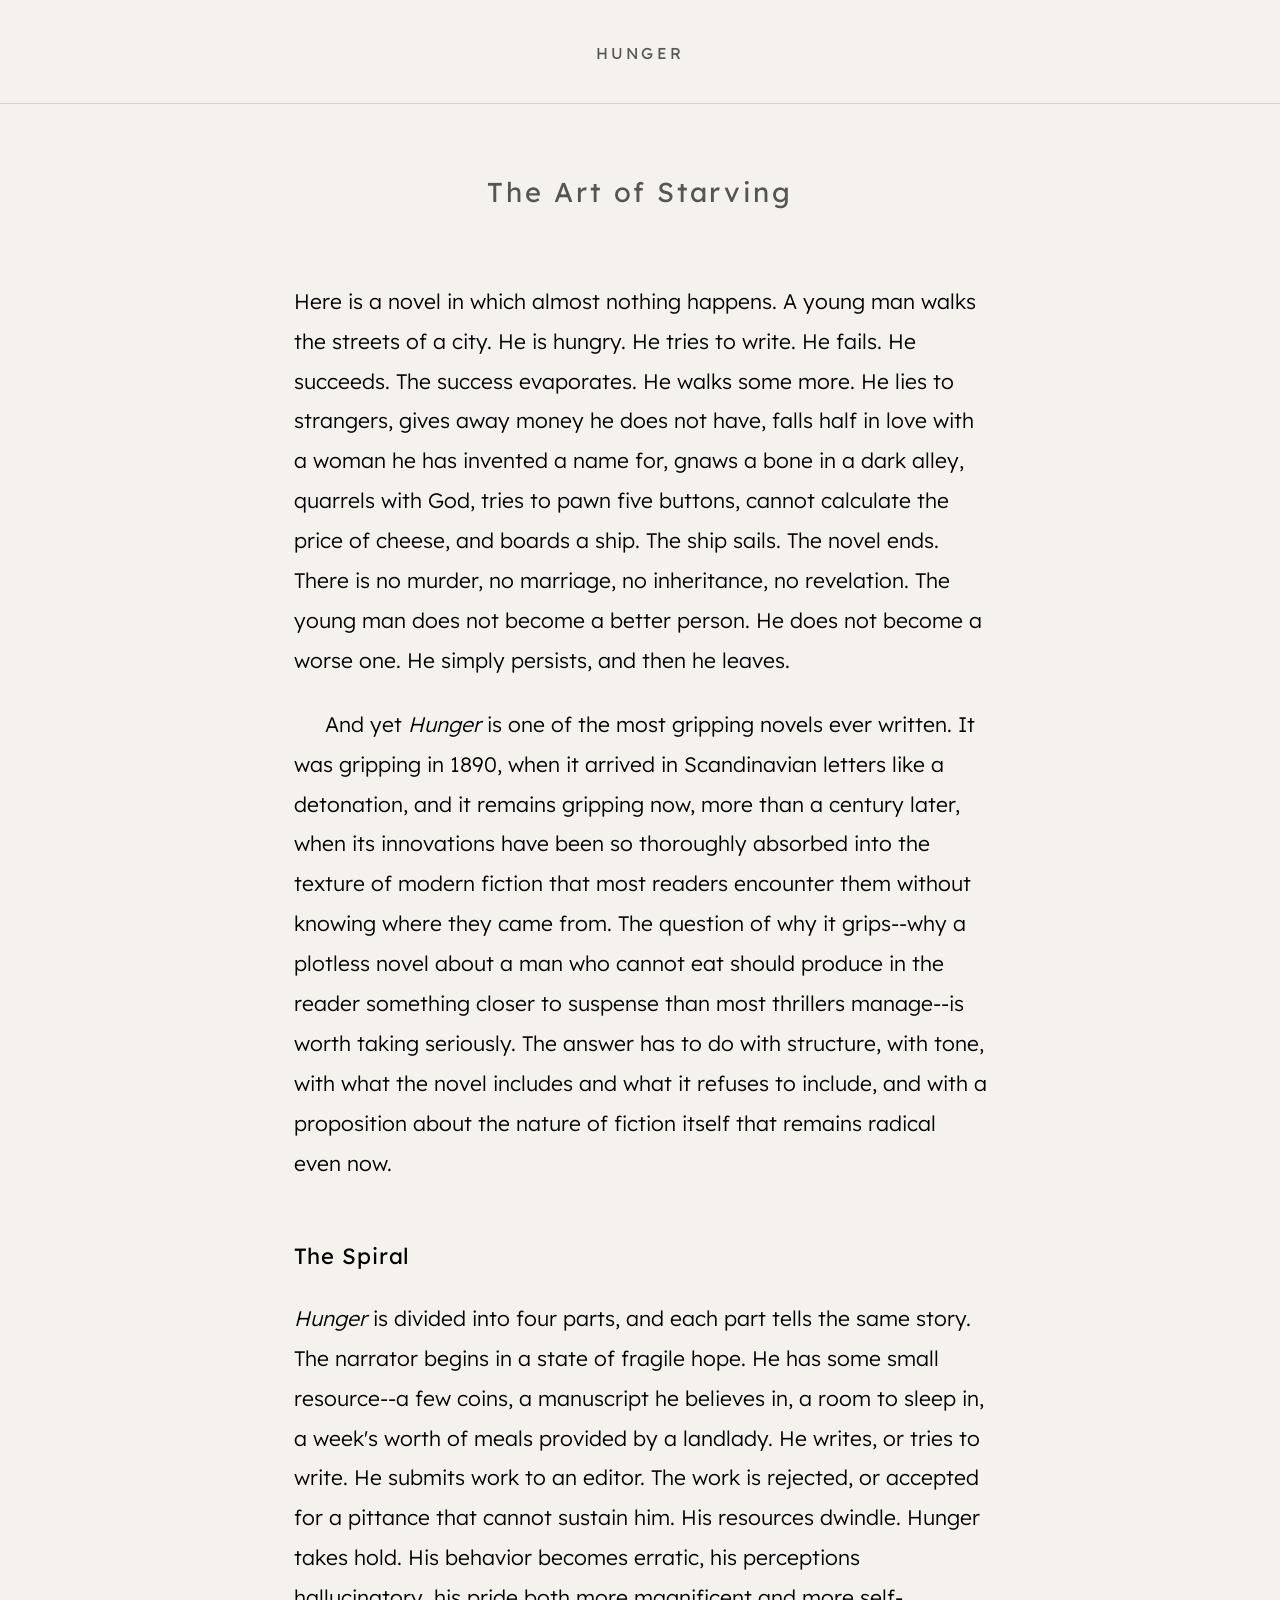
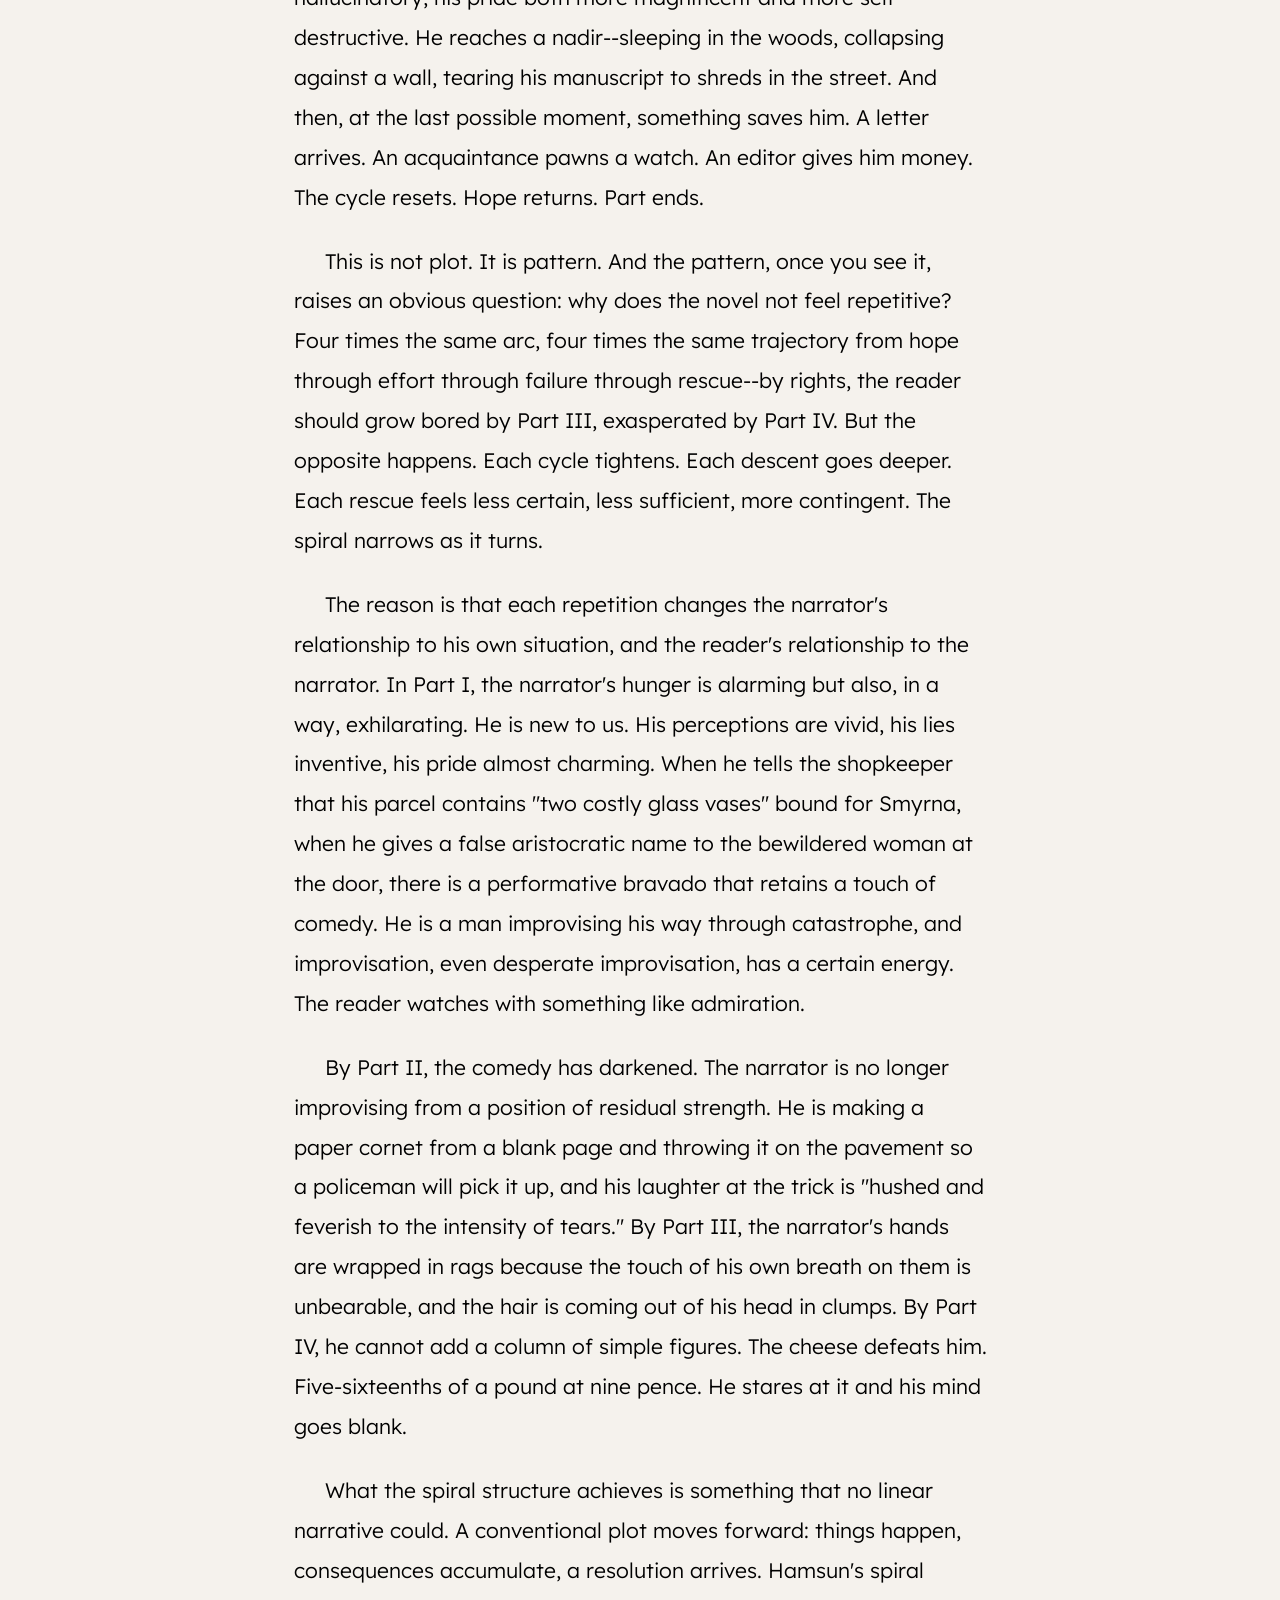
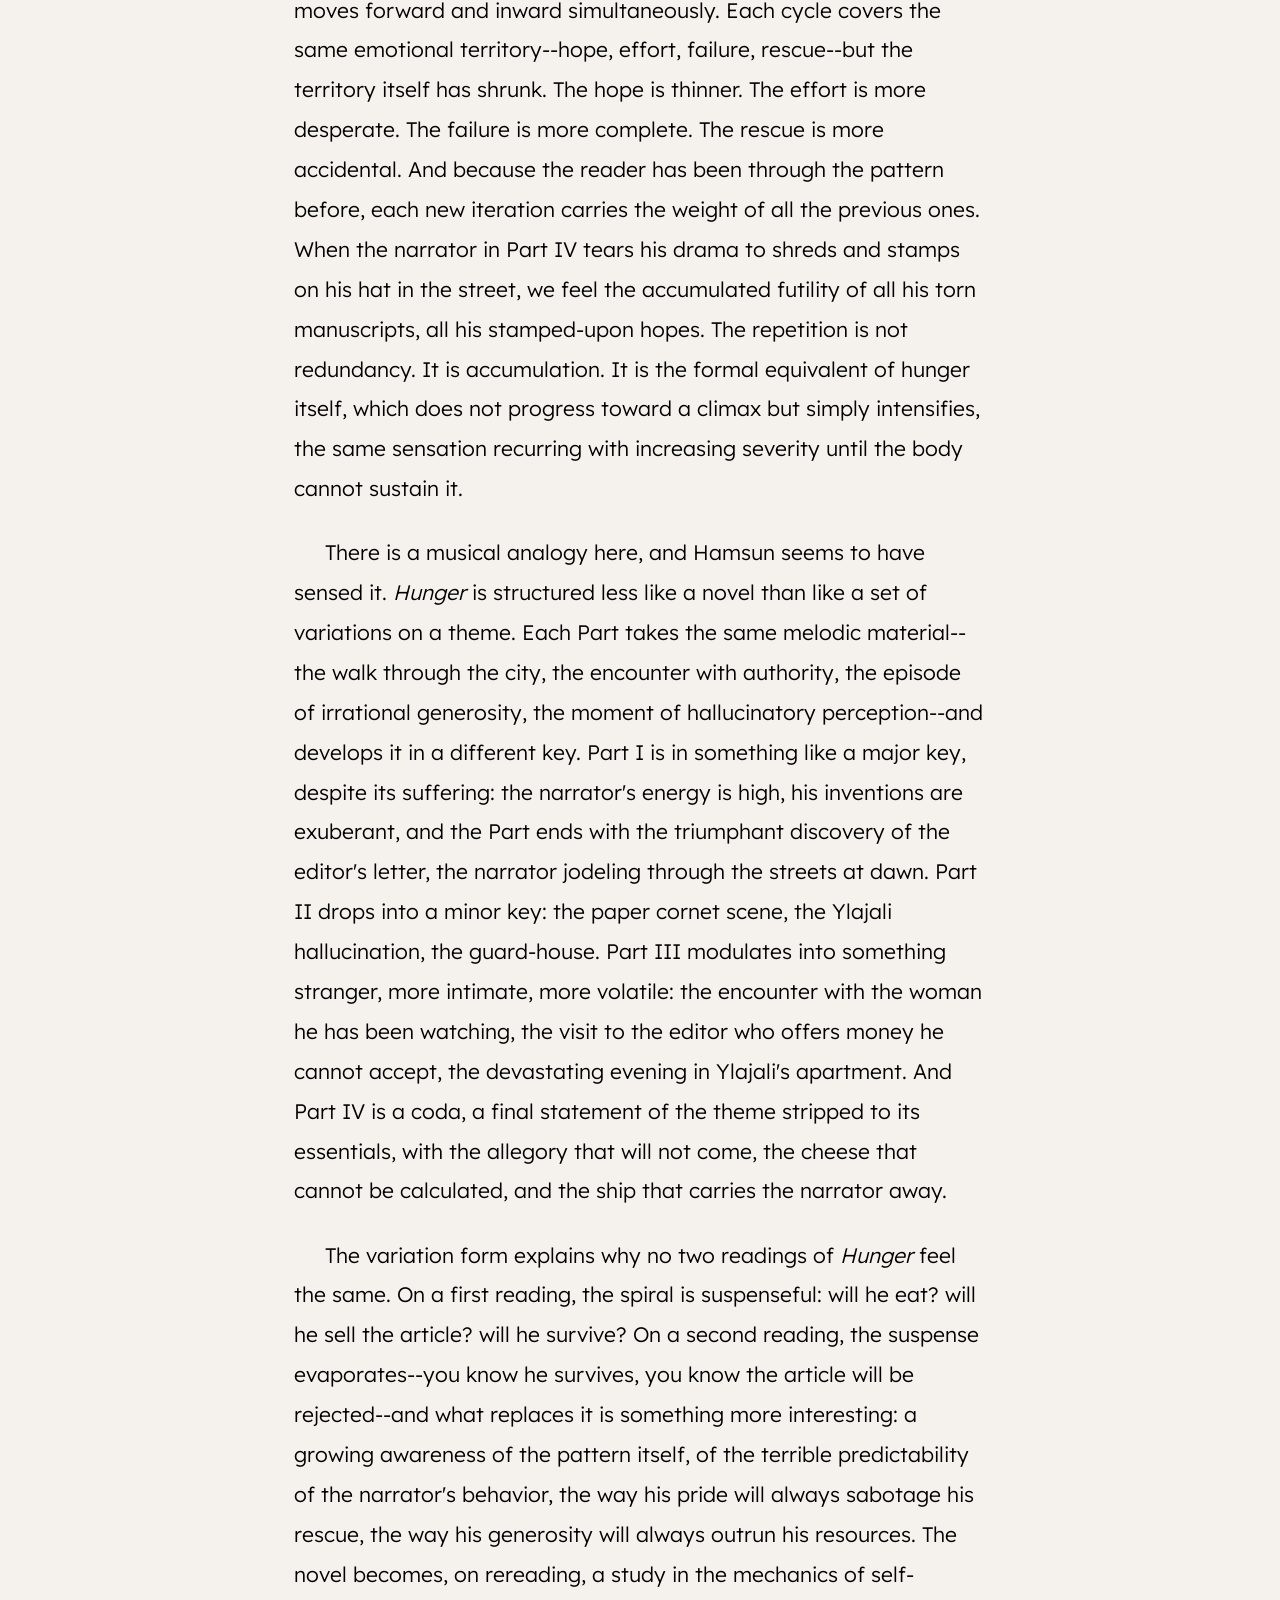
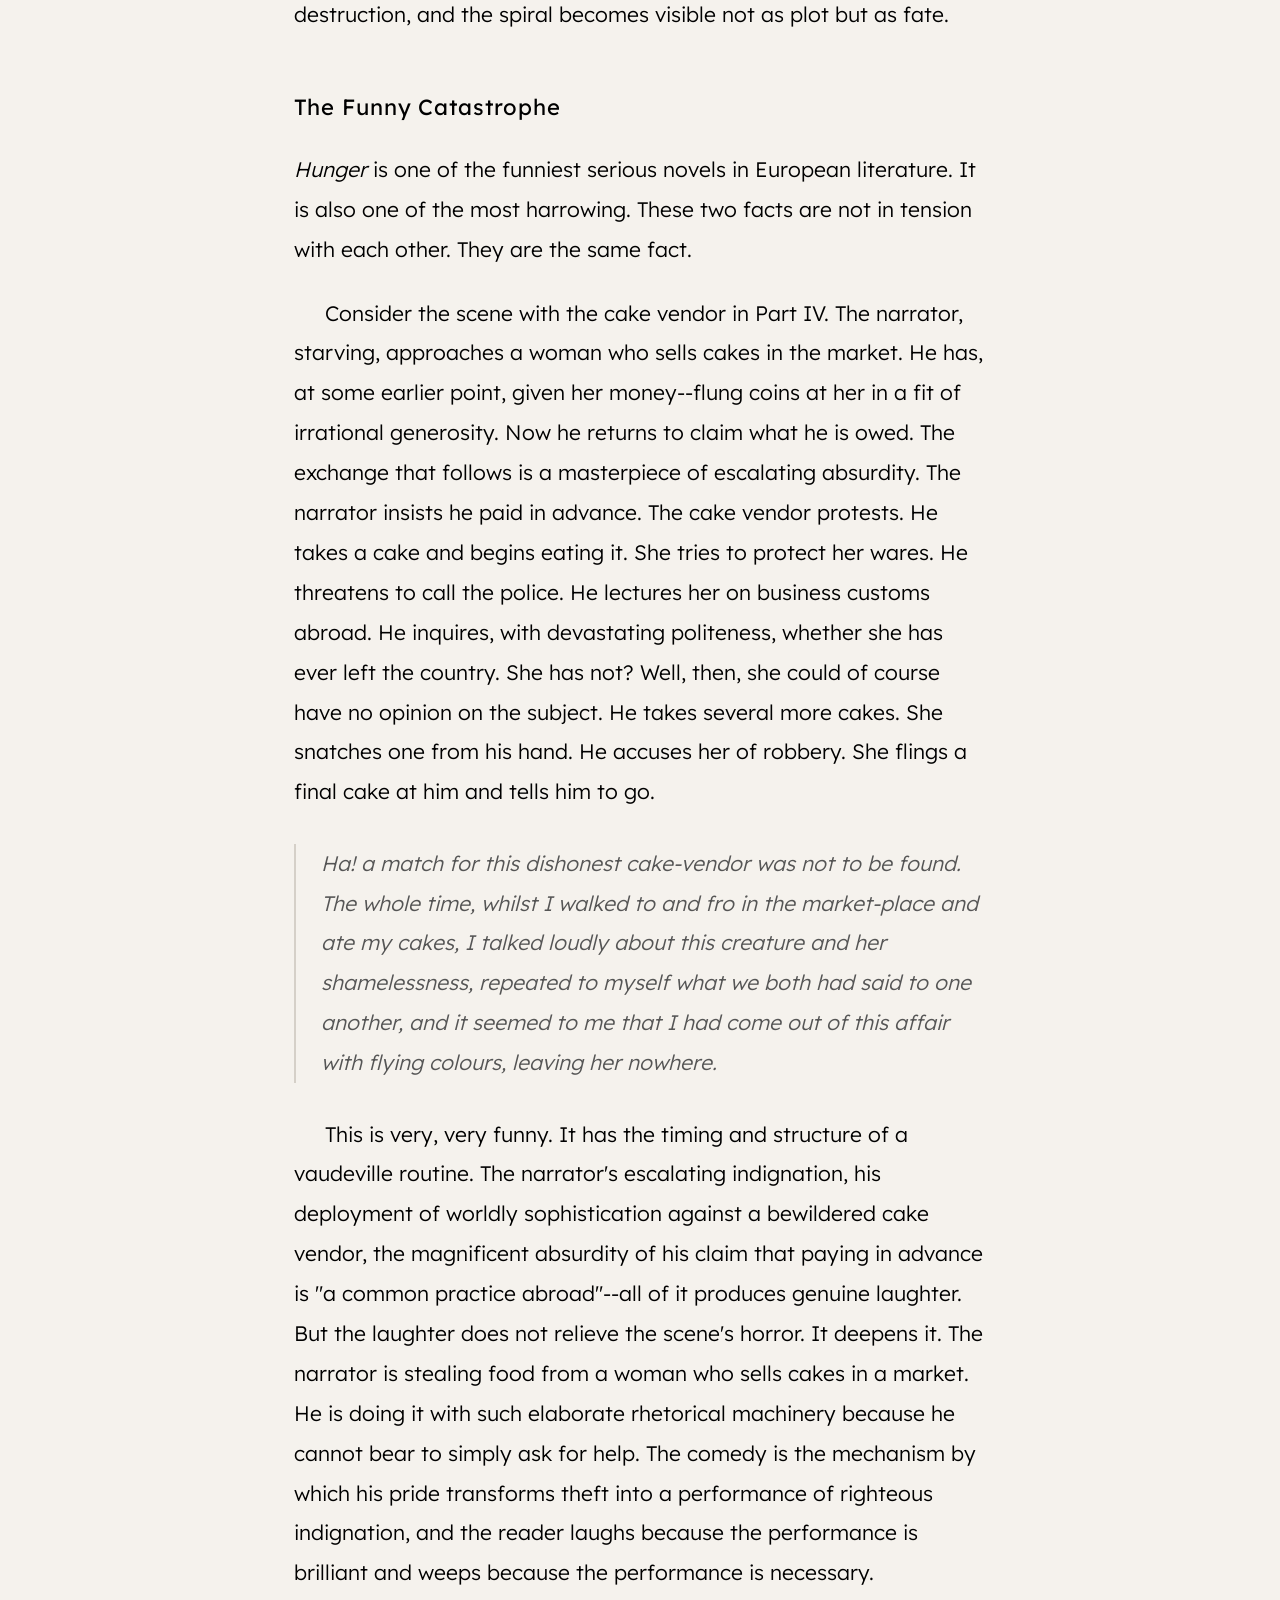
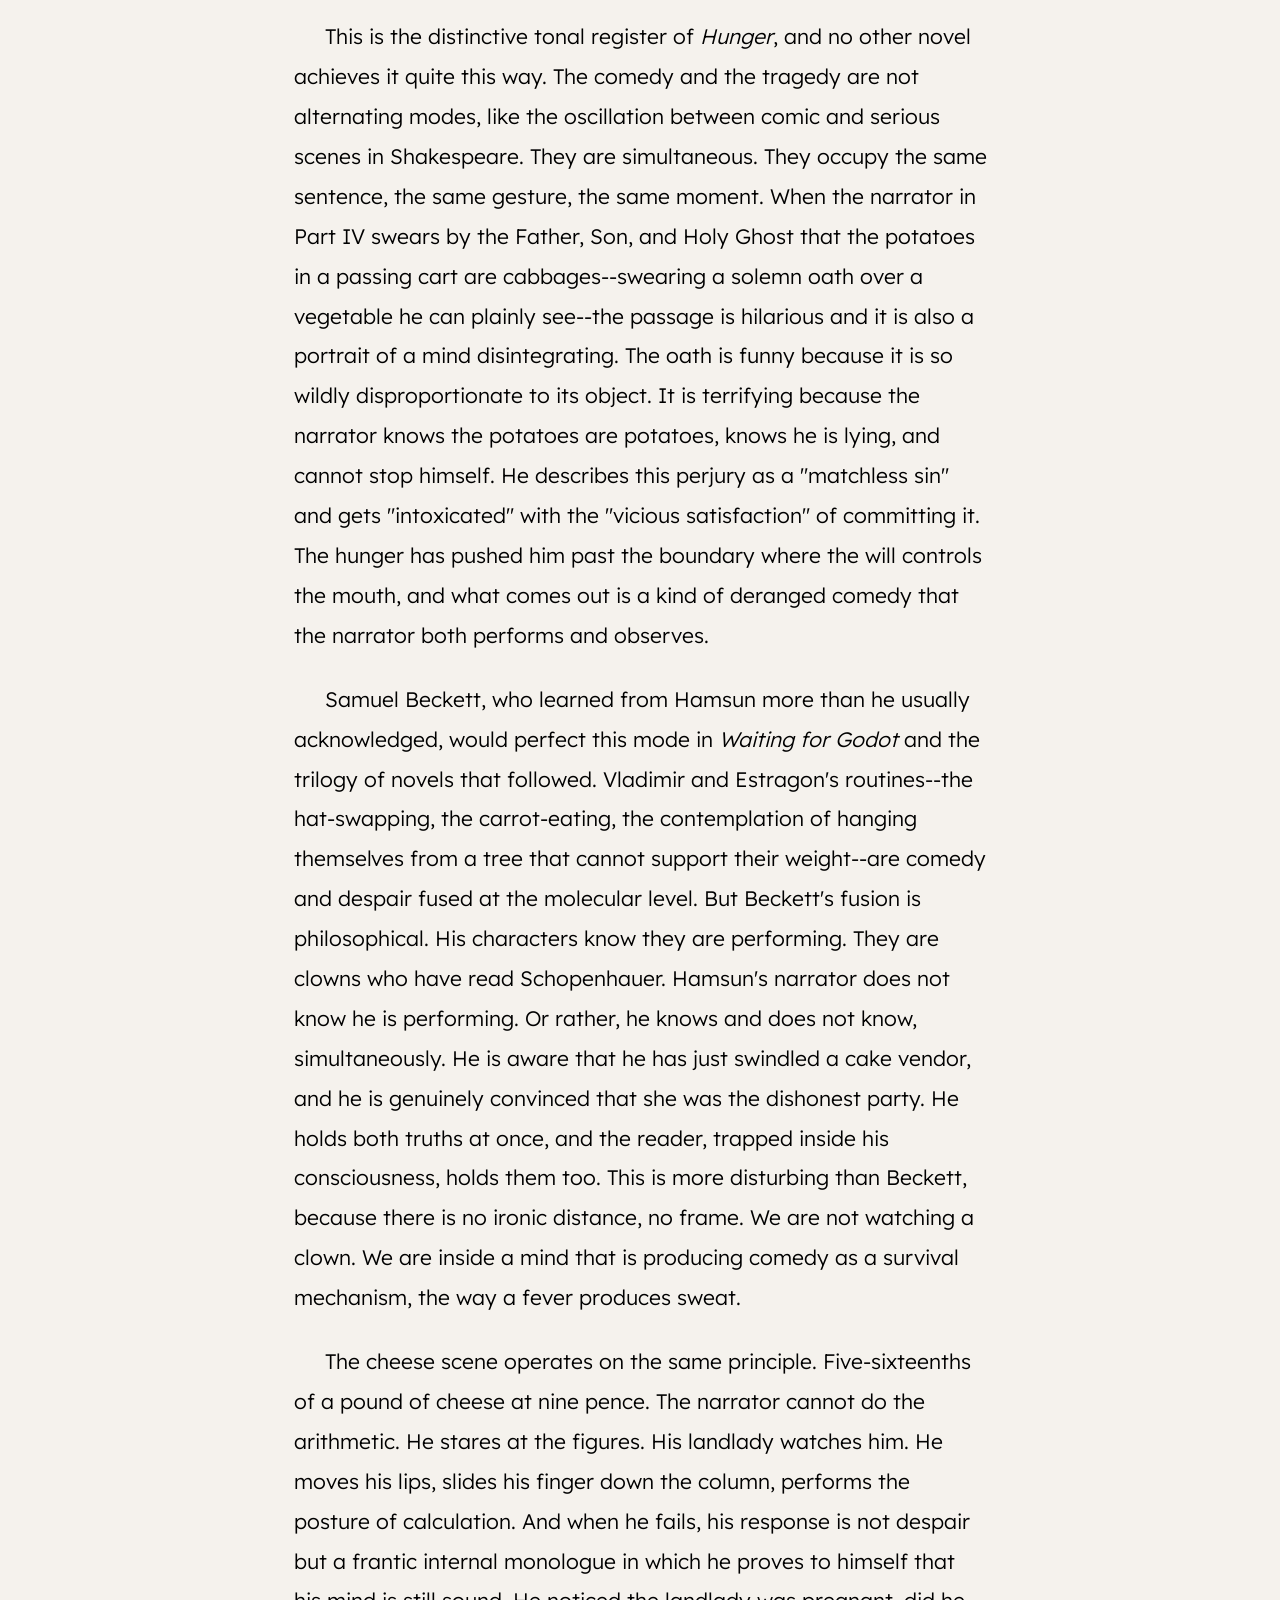
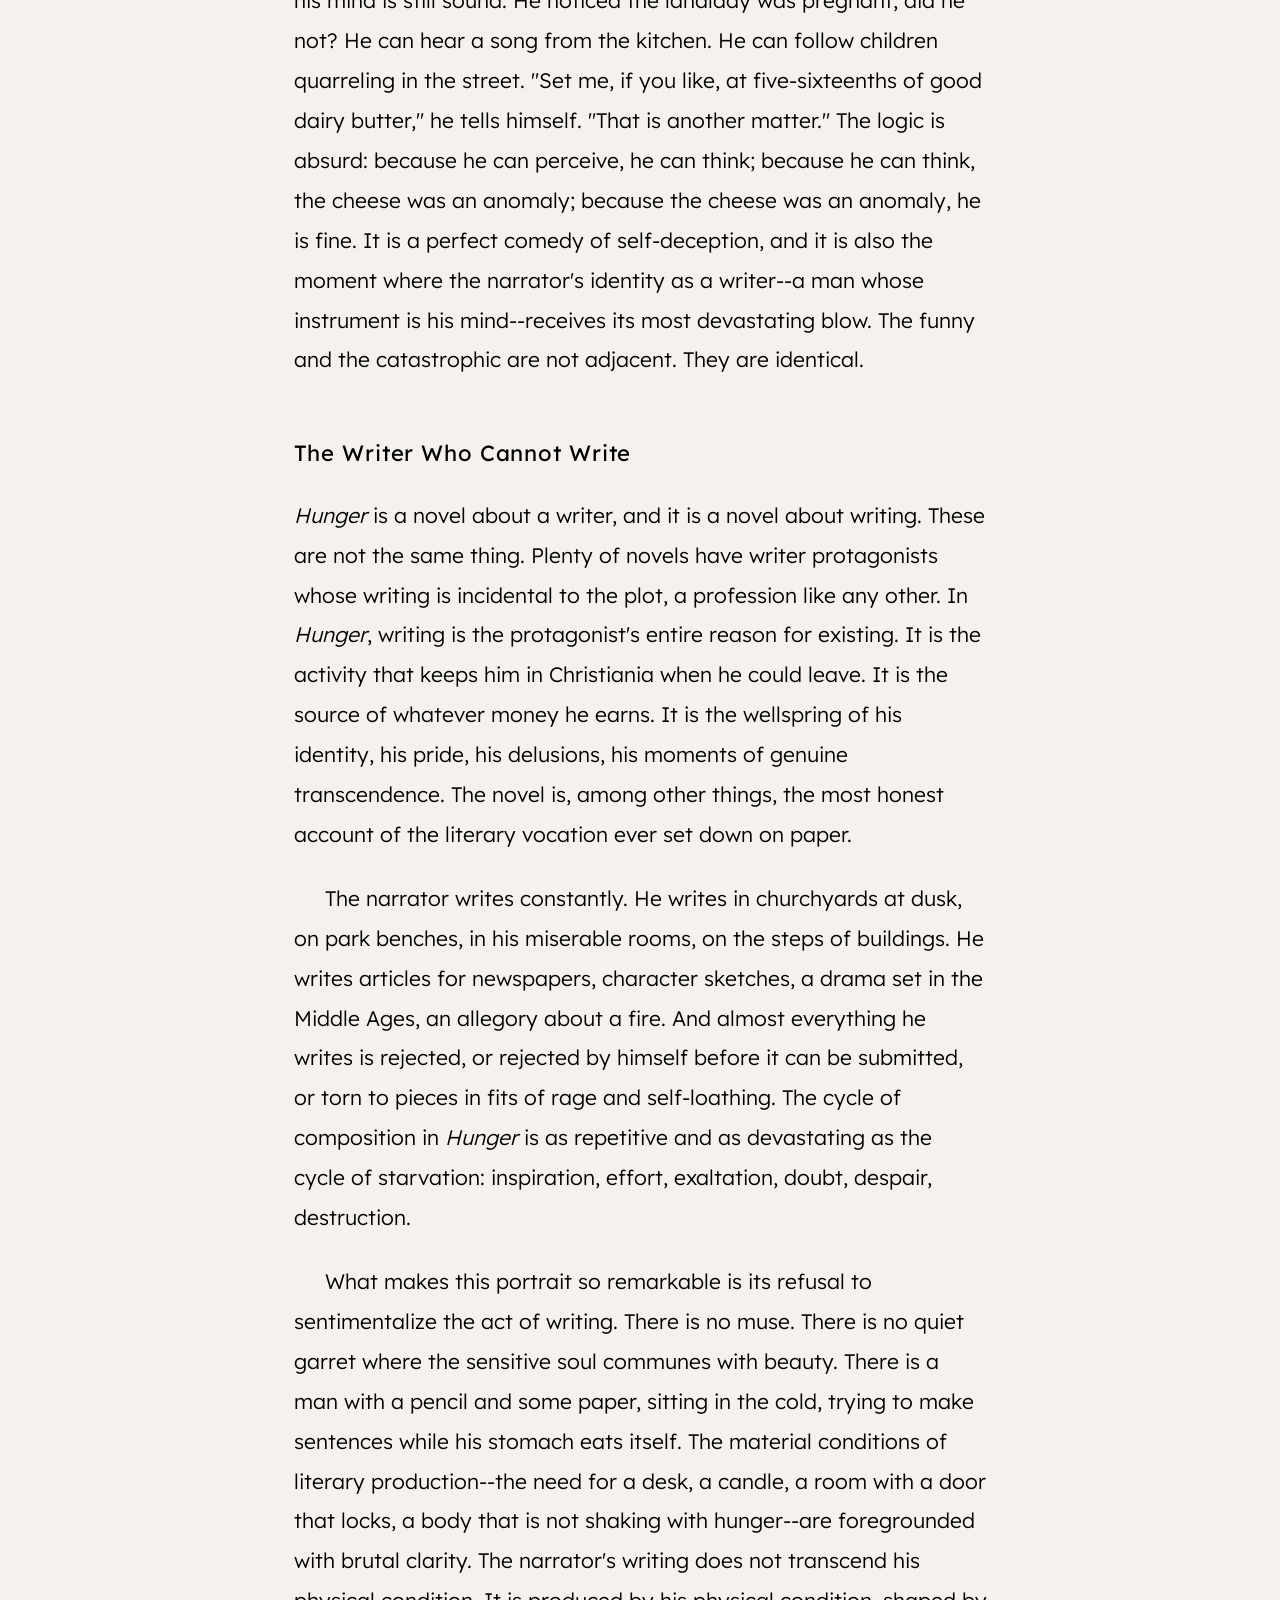
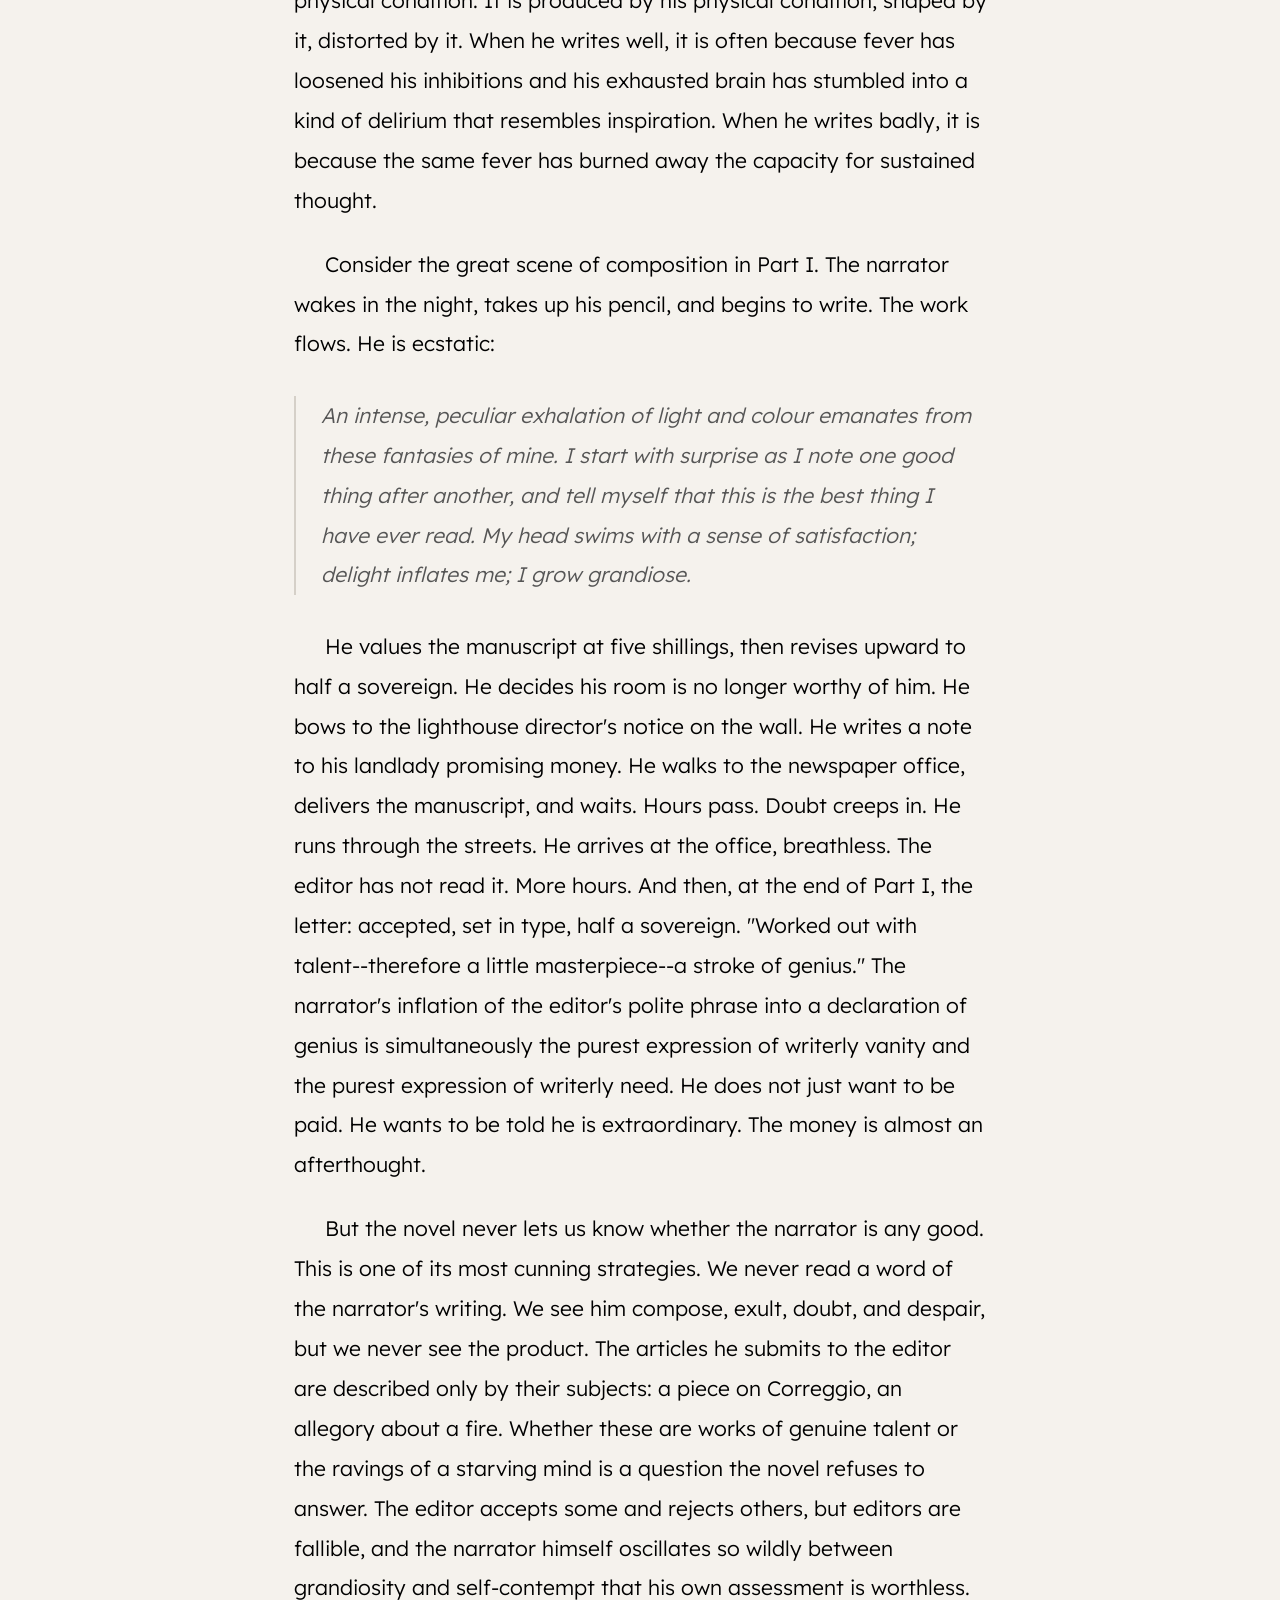
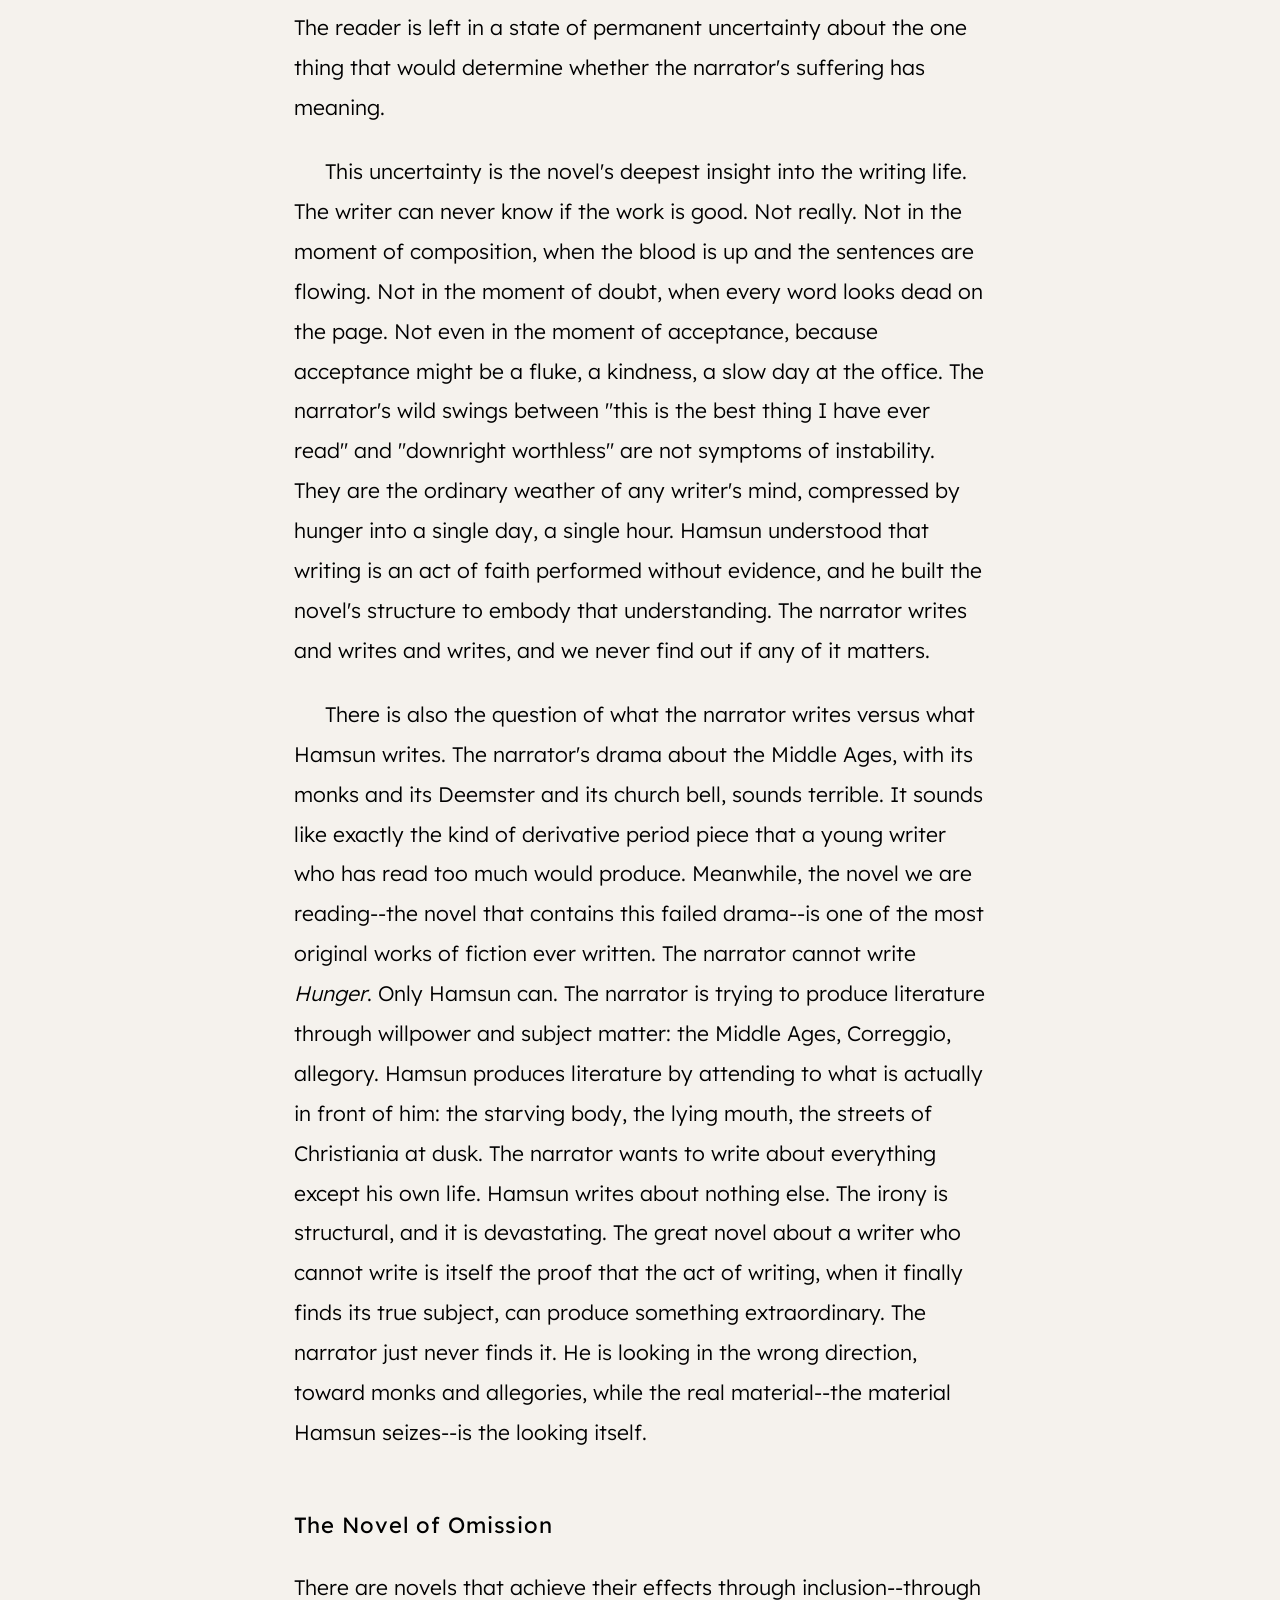
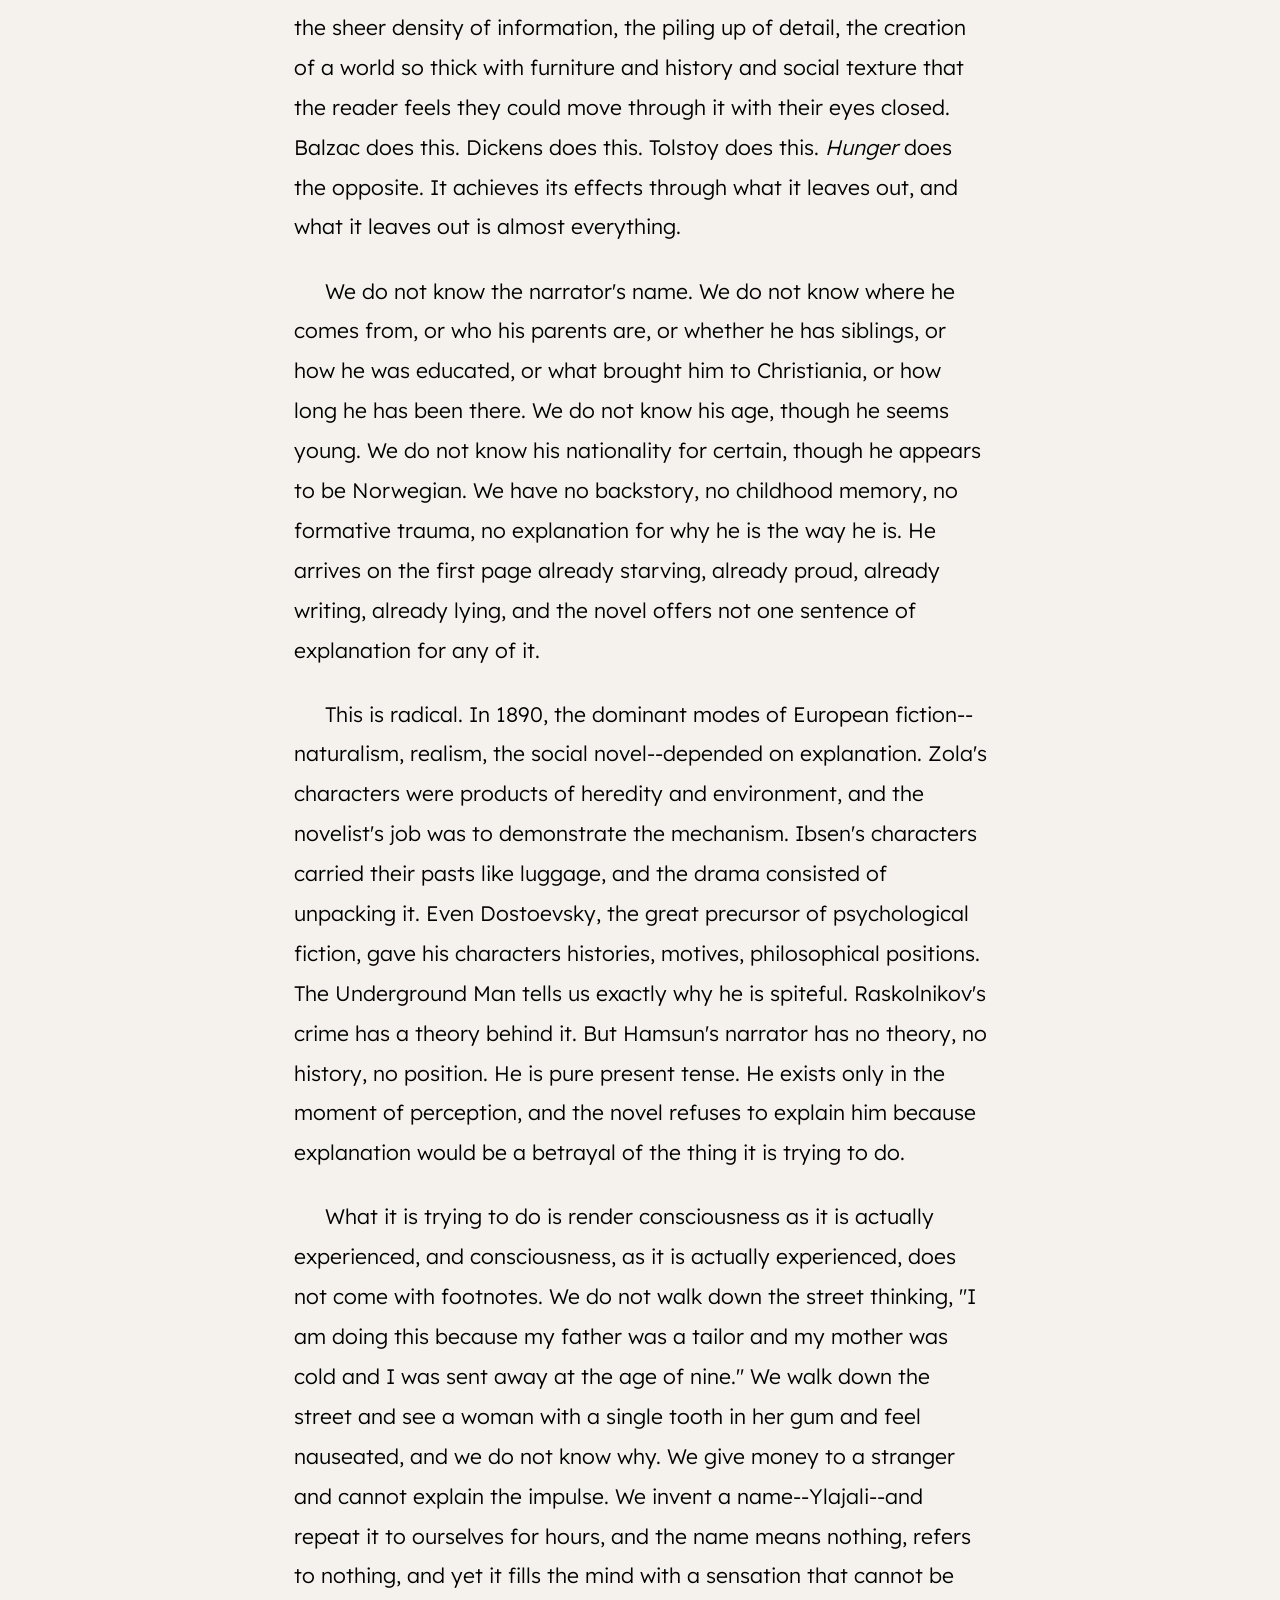
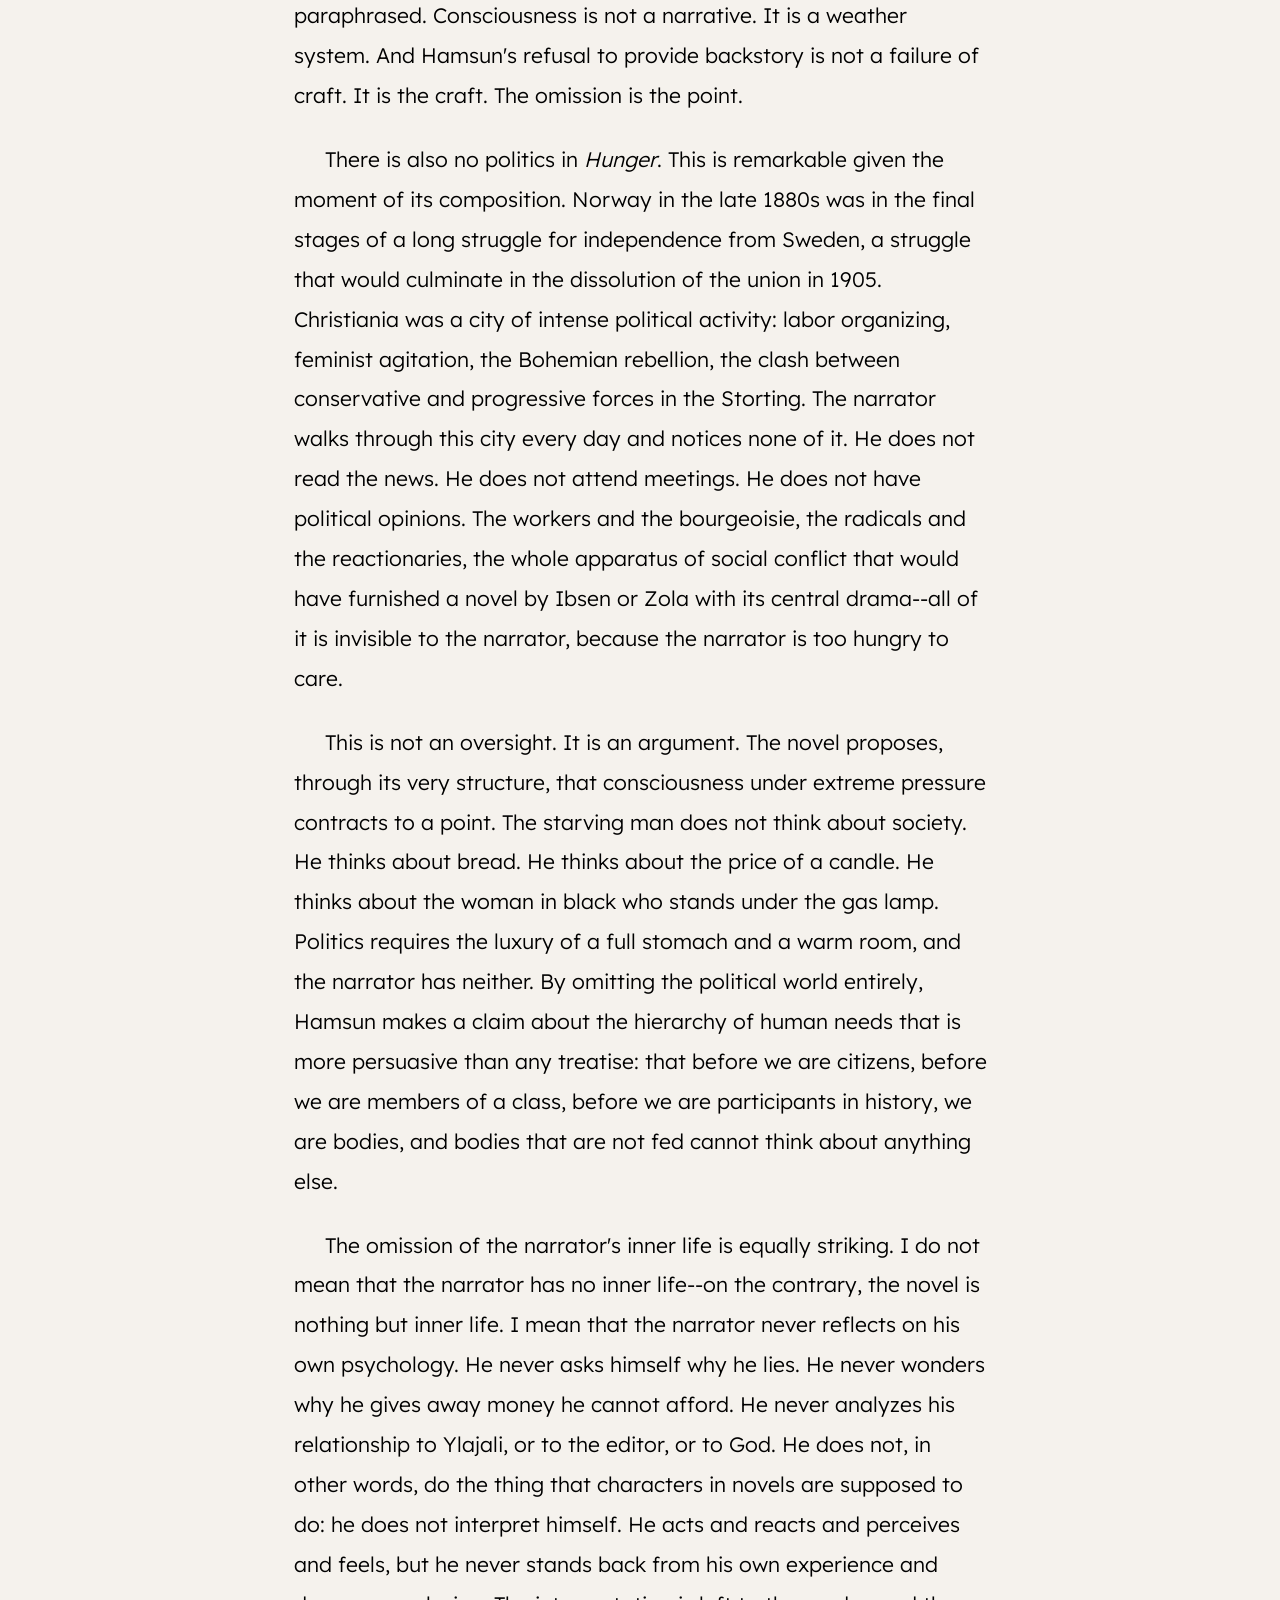
<file: docs/essay.html>
<!DOCTYPE html>
<html lang="en">
<head>
    <meta charset="UTF-8">
    <meta name="viewport" content="width=device-width, initial-scale=1.0">
    <title>Hunger — The Art of Starving</title>
    <link rel="preconnect" href="https://fonts.googleapis.com">
    <link href="https://fonts.googleapis.com/css2?family=Lexend:wght@300;400;500&display=swap" rel="stylesheet">
    <link rel="stylesheet" href="style.css">
</head>
<body>
    <header>
        <a href="index.html" class="home-link">Hunger</a>
    </header>
    <main data-type="extra" data-chapter="0">
        <h1>The Art of Starving</h1>

        <p>Here is a novel in which almost nothing happens. A young man walks the streets of a city. He is hungry. He tries to write. He fails. He succeeds. The success evaporates. He walks some more. He lies to strangers, gives away money he does not have, falls half in love with a woman he has invented a name for, gnaws a bone in a dark alley, quarrels with God, tries to pawn five buttons, cannot calculate the price of cheese, and boards a ship. The ship sails. The novel ends. There is no murder, no marriage, no inheritance, no revelation. The young man does not become a better person. He does not become a worse one. He simply persists, and then he leaves.</p>

        <p>And yet <em>Hunger</em> is one of the most gripping novels ever written. It was gripping in 1890, when it arrived in Scandinavian letters like a detonation, and it remains gripping now, more than a century later, when its innovations have been so thoroughly absorbed into the texture of modern fiction that most readers encounter them without knowing where they came from. The question of why it grips--why a plotless novel about a man who cannot eat should produce in the reader something closer to suspense than most thrillers manage--is worth taking seriously. The answer has to do with structure, with tone, with what the novel includes and what it refuses to include, and with a proposition about the nature of fiction itself that remains radical even now.</p>

        <h2>The Spiral</h2>

        <p><em>Hunger</em> is divided into four parts, and each part tells the same story. The narrator begins in a state of fragile hope. He has some small resource--a few coins, a manuscript he believes in, a room to sleep in, a week's worth of meals provided by a landlady. He writes, or tries to write. He submits work to an editor. The work is rejected, or accepted for a pittance that cannot sustain him. His resources dwindle. Hunger takes hold. His behavior becomes erratic, his perceptions hallucinatory, his pride both more magnificent and more self-destructive. He reaches a nadir--sleeping in the woods, collapsing against a wall, tearing his manuscript to shreds in the street. And then, at the last possible moment, something saves him. A letter arrives. An acquaintance pawns a watch. An editor gives him money. The cycle resets. Hope returns. Part ends.</p>

        <p>This is not plot. It is pattern. And the pattern, once you see it, raises an obvious question: why does the novel not feel repetitive? Four times the same arc, four times the same trajectory from hope through effort through failure through rescue--by rights, the reader should grow bored by Part III, exasperated by Part IV. But the opposite happens. Each cycle tightens. Each descent goes deeper. Each rescue feels less certain, less sufficient, more contingent. The spiral narrows as it turns.</p>

        <p>The reason is that each repetition changes the narrator's relationship to his own situation, and the reader's relationship to the narrator. In Part I, the narrator's hunger is alarming but also, in a way, exhilarating. He is new to us. His perceptions are vivid, his lies inventive, his pride almost charming. When he tells the shopkeeper that his parcel contains "two costly glass vases" bound for Smyrna, when he gives a false aristocratic name to the bewildered woman at the door, there is a performative bravado that retains a touch of comedy. He is a man improvising his way through catastrophe, and improvisation, even desperate improvisation, has a certain energy. The reader watches with something like admiration.</p>

        <p>By Part II, the comedy has darkened. The narrator is no longer improvising from a position of residual strength. He is making a paper cornet from a blank page and throwing it on the pavement so a policeman will pick it up, and his laughter at the trick is "hushed and feverish to the intensity of tears." By Part III, the narrator's hands are wrapped in rags because the touch of his own breath on them is unbearable, and the hair is coming out of his head in clumps. By Part IV, he cannot add a column of simple figures. The cheese defeats him. Five-sixteenths of a pound at nine pence. He stares at it and his mind goes blank.</p>

        <p>What the spiral structure achieves is something that no linear narrative could. A conventional plot moves forward: things happen, consequences accumulate, a resolution arrives. Hamsun's spiral moves forward and inward simultaneously. Each cycle covers the same emotional territory--hope, effort, failure, rescue--but the territory itself has shrunk. The hope is thinner. The effort is more desperate. The failure is more complete. The rescue is more accidental. And because the reader has been through the pattern before, each new iteration carries the weight of all the previous ones. When the narrator in Part IV tears his drama to shreds and stamps on his hat in the street, we feel the accumulated futility of all his torn manuscripts, all his stamped-upon hopes. The repetition is not redundancy. It is accumulation. It is the formal equivalent of hunger itself, which does not progress toward a climax but simply intensifies, the same sensation recurring with increasing severity until the body cannot sustain it.</p>

        <p>There is a musical analogy here, and Hamsun seems to have sensed it. <em>Hunger</em> is structured less like a novel than like a set of variations on a theme. Each Part takes the same melodic material--the walk through the city, the encounter with authority, the episode of irrational generosity, the moment of hallucinatory perception--and develops it in a different key. Part I is in something like a major key, despite its suffering: the narrator's energy is high, his inventions are exuberant, and the Part ends with the triumphant discovery of the editor's letter, the narrator jodeling through the streets at dawn. Part II drops into a minor key: the paper cornet scene, the Ylajali hallucination, the guard-house. Part III modulates into something stranger, more intimate, more volatile: the encounter with the woman he has been watching, the visit to the editor who offers money he cannot accept, the devastating evening in Ylajali's apartment. And Part IV is a coda, a final statement of the theme stripped to its essentials, with the allegory that will not come, the cheese that cannot be calculated, and the ship that carries the narrator away.</p>

        <p>The variation form explains why no two readings of <em>Hunger</em> feel the same. On a first reading, the spiral is suspenseful: will he eat? will he sell the article? will he survive? On a second reading, the suspense evaporates--you know he survives, you know the article will be rejected--and what replaces it is something more interesting: a growing awareness of the pattern itself, of the terrible predictability of the narrator's behavior, the way his pride will always sabotage his rescue, the way his generosity will always outrun his resources. The novel becomes, on rereading, a study in the mechanics of self-destruction, and the spiral becomes visible not as plot but as fate.</p>

        <h2>The Funny Catastrophe</h2>

        <p><em>Hunger</em> is one of the funniest serious novels in European literature. It is also one of the most harrowing. These two facts are not in tension with each other. They are the same fact.</p>

        <p>Consider the scene with the cake vendor in Part IV. The narrator, starving, approaches a woman who sells cakes in the market. He has, at some earlier point, given her money--flung coins at her in a fit of irrational generosity. Now he returns to claim what he is owed. The exchange that follows is a masterpiece of escalating absurdity. The narrator insists he paid in advance. The cake vendor protests. He takes a cake and begins eating it. She tries to protect her wares. He threatens to call the police. He lectures her on business customs abroad. He inquires, with devastating politeness, whether she has ever left the country. She has not? Well, then, she could of course have no opinion on the subject. He takes several more cakes. She snatches one from his hand. He accuses her of robbery. She flings a final cake at him and tells him to go.</p>

        <blockquote><p>Ha! a match for this dishonest cake-vendor was not to be found. The whole time, whilst I walked to and fro in the market-place and ate my cakes, I talked loudly about this creature and her shamelessness, repeated to myself what we both had said to one another, and it seemed to me that I had come out of this affair with flying colours, leaving her nowhere.</p></blockquote>

        <p>This is very, very funny. It has the timing and structure of a vaudeville routine. The narrator's escalating indignation, his deployment of worldly sophistication against a bewildered cake vendor, the magnificent absurdity of his claim that paying in advance is "a common practice abroad"--all of it produces genuine laughter. But the laughter does not relieve the scene's horror. It deepens it. The narrator is stealing food from a woman who sells cakes in a market. He is doing it with such elaborate rhetorical machinery because he cannot bear to simply ask for help. The comedy is the mechanism by which his pride transforms theft into a performance of righteous indignation, and the reader laughs because the performance is brilliant and weeps because the performance is necessary.</p>

        <p>This is the distinctive tonal register of <em>Hunger</em>, and no other novel achieves it quite this way. The comedy and the tragedy are not alternating modes, like the oscillation between comic and serious scenes in Shakespeare. They are simultaneous. They occupy the same sentence, the same gesture, the same moment. When the narrator in Part IV swears by the Father, Son, and Holy Ghost that the potatoes in a passing cart are cabbages--swearing a solemn oath over a vegetable he can plainly see--the passage is hilarious and it is also a portrait of a mind disintegrating. The oath is funny because it is so wildly disproportionate to its object. It is terrifying because the narrator knows the potatoes are potatoes, knows he is lying, and cannot stop himself. He describes this perjury as a "matchless sin" and gets "intoxicated" with the "vicious satisfaction" of committing it. The hunger has pushed him past the boundary where the will controls the mouth, and what comes out is a kind of deranged comedy that the narrator both performs and observes.</p>

        <p>Samuel Beckett, who learned from Hamsun more than he usually acknowledged, would perfect this mode in <em>Waiting for Godot</em> and the trilogy of novels that followed. Vladimir and Estragon's routines--the hat-swapping, the carrot-eating, the contemplation of hanging themselves from a tree that cannot support their weight--are comedy and despair fused at the molecular level. But Beckett's fusion is philosophical. His characters know they are performing. They are clowns who have read Schopenhauer. Hamsun's narrator does not know he is performing. Or rather, he knows and does not know, simultaneously. He is aware that he has just swindled a cake vendor, and he is genuinely convinced that she was the dishonest party. He holds both truths at once, and the reader, trapped inside his consciousness, holds them too. This is more disturbing than Beckett, because there is no ironic distance, no frame. We are not watching a clown. We are inside a mind that is producing comedy as a survival mechanism, the way a fever produces sweat.</p>

        <p>The cheese scene operates on the same principle. Five-sixteenths of a pound of cheese at nine pence. The narrator cannot do the arithmetic. He stares at the figures. His landlady watches him. He moves his lips, slides his finger down the column, performs the posture of calculation. And when he fails, his response is not despair but a frantic internal monologue in which he proves to himself that his mind is still sound. He noticed the landlady was pregnant, did he not? He can hear a song from the kitchen. He can follow children quarreling in the street. "Set me, if you like, at five-sixteenths of good dairy butter," he tells himself. "That is another matter." The logic is absurd: because he can perceive, he can think; because he can think, the cheese was an anomaly; because the cheese was an anomaly, he is fine. It is a perfect comedy of self-deception, and it is also the moment where the narrator's identity as a writer--a man whose instrument is his mind--receives its most devastating blow. The funny and the catastrophic are not adjacent. They are identical.</p>

        <h2>The Writer Who Cannot Write</h2>

        <p><em>Hunger</em> is a novel about a writer, and it is a novel about writing. These are not the same thing. Plenty of novels have writer protagonists whose writing is incidental to the plot, a profession like any other. In <em>Hunger</em>, writing is the protagonist's entire reason for existing. It is the activity that keeps him in Christiania when he could leave. It is the source of whatever money he earns. It is the wellspring of his identity, his pride, his delusions, his moments of genuine transcendence. The novel is, among other things, the most honest account of the literary vocation ever set down on paper.</p>

        <p>The narrator writes constantly. He writes in churchyards at dusk, on park benches, in his miserable rooms, on the steps of buildings. He writes articles for newspapers, character sketches, a drama set in the Middle Ages, an allegory about a fire. And almost everything he writes is rejected, or rejected by himself before it can be submitted, or torn to pieces in fits of rage and self-loathing. The cycle of composition in <em>Hunger</em> is as repetitive and as devastating as the cycle of starvation: inspiration, effort, exaltation, doubt, despair, destruction.</p>

        <p>What makes this portrait so remarkable is its refusal to sentimentalize the act of writing. There is no muse. There is no quiet garret where the sensitive soul communes with beauty. There is a man with a pencil and some paper, sitting in the cold, trying to make sentences while his stomach eats itself. The material conditions of literary production--the need for a desk, a candle, a room with a door that locks, a body that is not shaking with hunger--are foregrounded with brutal clarity. The narrator's writing does not transcend his physical condition. It is produced by his physical condition, shaped by it, distorted by it. When he writes well, it is often because fever has loosened his inhibitions and his exhausted brain has stumbled into a kind of delirium that resembles inspiration. When he writes badly, it is because the same fever has burned away the capacity for sustained thought.</p>

        <p>Consider the great scene of composition in Part I. The narrator wakes in the night, takes up his pencil, and begins to write. The work flows. He is ecstatic:</p>

        <blockquote><p>An intense, peculiar exhalation of light and colour emanates from these fantasies of mine. I start with surprise as I note one good thing after another, and tell myself that this is the best thing I have ever read. My head swims with a sense of satisfaction; delight inflates me; I grow grandiose.</p></blockquote>

        <p>He values the manuscript at five shillings, then revises upward to half a sovereign. He decides his room is no longer worthy of him. He bows to the lighthouse director's notice on the wall. He writes a note to his landlady promising money. He walks to the newspaper office, delivers the manuscript, and waits. Hours pass. Doubt creeps in. He runs through the streets. He arrives at the office, breathless. The editor has not read it. More hours. And then, at the end of Part I, the letter: accepted, set in type, half a sovereign. "Worked out with talent--therefore a little masterpiece--a stroke of genius." The narrator's inflation of the editor's polite phrase into a declaration of genius is simultaneously the purest expression of writerly vanity and the purest expression of writerly need. He does not just want to be paid. He wants to be told he is extraordinary. The money is almost an afterthought.</p>

        <p>But the novel never lets us know whether the narrator is any good. This is one of its most cunning strategies. We never read a word of the narrator's writing. We see him compose, exult, doubt, and despair, but we never see the product. The articles he submits to the editor are described only by their subjects: a piece on Correggio, an allegory about a fire. Whether these are works of genuine talent or the ravings of a starving mind is a question the novel refuses to answer. The editor accepts some and rejects others, but editors are fallible, and the narrator himself oscillates so wildly between grandiosity and self-contempt that his own assessment is worthless. The reader is left in a state of permanent uncertainty about the one thing that would determine whether the narrator's suffering has meaning.</p>

        <p>This uncertainty is the novel's deepest insight into the writing life. The writer can never know if the work is good. Not really. Not in the moment of composition, when the blood is up and the sentences are flowing. Not in the moment of doubt, when every word looks dead on the page. Not even in the moment of acceptance, because acceptance might be a fluke, a kindness, a slow day at the office. The narrator's wild swings between "this is the best thing I have ever read" and "downright worthless" are not symptoms of instability. They are the ordinary weather of any writer's mind, compressed by hunger into a single day, a single hour. Hamsun understood that writing is an act of faith performed without evidence, and he built the novel's structure to embody that understanding. The narrator writes and writes and writes, and we never find out if any of it matters.</p>

        <p>There is also the question of what the narrator writes versus what Hamsun writes. The narrator's drama about the Middle Ages, with its monks and its Deemster and its church bell, sounds terrible. It sounds like exactly the kind of derivative period piece that a young writer who has read too much would produce. Meanwhile, the novel we are reading--the novel that contains this failed drama--is one of the most original works of fiction ever written. The narrator cannot write <em>Hunger</em>. Only Hamsun can. The narrator is trying to produce literature through willpower and subject matter: the Middle Ages, Correggio, allegory. Hamsun produces literature by attending to what is actually in front of him: the starving body, the lying mouth, the streets of Christiania at dusk. The narrator wants to write about everything except his own life. Hamsun writes about nothing else. The irony is structural, and it is devastating. The great novel about a writer who cannot write is itself the proof that the act of writing, when it finally finds its true subject, can produce something extraordinary. The narrator just never finds it. He is looking in the wrong direction, toward monks and allegories, while the real material--the material Hamsun seizes--is the looking itself.</p>

        <h2>The Novel of Omission</h2>

        <p>There are novels that achieve their effects through inclusion--through the sheer density of information, the piling up of detail, the creation of a world so thick with furniture and history and social texture that the reader feels they could move through it with their eyes closed. Balzac does this. Dickens does this. Tolstoy does this. <em>Hunger</em> does the opposite. It achieves its effects through what it leaves out, and what it leaves out is almost everything.</p>

        <p>We do not know the narrator's name. We do not know where he comes from, or who his parents are, or whether he has siblings, or how he was educated, or what brought him to Christiania, or how long he has been there. We do not know his age, though he seems young. We do not know his nationality for certain, though he appears to be Norwegian. We have no backstory, no childhood memory, no formative trauma, no explanation for why he is the way he is. He arrives on the first page already starving, already proud, already writing, already lying, and the novel offers not one sentence of explanation for any of it.</p>

        <p>This is radical. In 1890, the dominant modes of European fiction--naturalism, realism, the social novel--depended on explanation. Zola's characters were products of heredity and environment, and the novelist's job was to demonstrate the mechanism. Ibsen's characters carried their pasts like luggage, and the drama consisted of unpacking it. Even Dostoevsky, the great precursor of psychological fiction, gave his characters histories, motives, philosophical positions. The Underground Man tells us exactly why he is spiteful. Raskolnikov's crime has a theory behind it. But Hamsun's narrator has no theory, no history, no position. He is pure present tense. He exists only in the moment of perception, and the novel refuses to explain him because explanation would be a betrayal of the thing it is trying to do.</p>

        <p>What it is trying to do is render consciousness as it is actually experienced, and consciousness, as it is actually experienced, does not come with footnotes. We do not walk down the street thinking, "I am doing this because my father was a tailor and my mother was cold and I was sent away at the age of nine." We walk down the street and see a woman with a single tooth in her gum and feel nauseated, and we do not know why. We give money to a stranger and cannot explain the impulse. We invent a name--Ylajali--and repeat it to ourselves for hours, and the name means nothing, refers to nothing, and yet it fills the mind with a sensation that cannot be paraphrased. Consciousness is not a narrative. It is a weather system. And Hamsun's refusal to provide backstory is not a failure of craft. It is the craft. The omission is the point.</p>

        <p>There is also no politics in <em>Hunger</em>. This is remarkable given the moment of its composition. Norway in the late 1880s was in the final stages of a long struggle for independence from Sweden, a struggle that would culminate in the dissolution of the union in 1905. Christiania was a city of intense political activity: labor organizing, feminist agitation, the Bohemian rebellion, the clash between conservative and progressive forces in the Storting. The narrator walks through this city every day and notices none of it. He does not read the news. He does not attend meetings. He does not have political opinions. The workers and the bourgeoisie, the radicals and the reactionaries, the whole apparatus of social conflict that would have furnished a novel by Ibsen or Zola with its central drama--all of it is invisible to the narrator, because the narrator is too hungry to care.</p>

        <p>This is not an oversight. It is an argument. The novel proposes, through its very structure, that consciousness under extreme pressure contracts to a point. The starving man does not think about society. He thinks about bread. He thinks about the price of a candle. He thinks about the woman in black who stands under the gas lamp. Politics requires the luxury of a full stomach and a warm room, and the narrator has neither. By omitting the political world entirely, Hamsun makes a claim about the hierarchy of human needs that is more persuasive than any treatise: that before we are citizens, before we are members of a class, before we are participants in history, we are bodies, and bodies that are not fed cannot think about anything else.</p>

        <p>The omission of the narrator's inner life is equally striking. I do not mean that the narrator has no inner life--on the contrary, the novel is nothing but inner life. I mean that the narrator never reflects on his own psychology. He never asks himself why he lies. He never wonders why he gives away money he cannot afford. He never analyzes his relationship to Ylajali, or to the editor, or to God. He does not, in other words, do the thing that characters in novels are supposed to do: he does not interpret himself. He acts and reacts and perceives and feels, but he never stands back from his own experience and draws a conclusion. The interpretation is left to the reader, and the reader, like the narrator, never has quite enough information to complete it.</p>

        <p>This refusal of self-interpretation is what makes <em>Hunger</em> feel so modern, so much more like a novel written in the twentieth century than in the nineteenth. The great discovery of modernist fiction--the discovery usually attributed to Joyce and Woolf and Proust--was that consciousness is not transparent to itself, that we do not understand our own behavior, that the reasons we give for our actions are usually wrong. But Hamsun got there first, not by theorizing about the opacity of consciousness but by simply refusing to let his narrator explain himself. The narrator of <em>Hunger</em> is a mystery to himself, and the novel's refusal to solve that mystery is what gives it its peculiar, lasting power. We finish the book knowing the narrator's mind more intimately than we know almost any character in fiction, and we cannot explain him at all.</p>

        <h2>The Consciousness Machine</h2>

        <p>Here, then, is the radical proposition at the heart of <em>Hunger</em>, the proposition that makes it the founding text of a certain kind of fiction and the ancestor of everything from Kafka to Beckett to Bernhard to the present day. The proposition is this: consciousness is enough. The movement of a mind through time is, in itself, a sufficient subject for a novel. You do not need a plot. You do not need a social panorama. You do not need a moral. You need a mind, and you need to follow it closely enough that the reader begins to experience it from the inside.</p>

        <p>This sounds obvious now. We have had more than a century of novels that do little else. But in 1890 it was not obvious at all. The novel was understood to be a narrative art, and narrative meant events: things happening to people in a social world, producing consequences that could be traced and judged. Even the most interior novelists before Hamsun--Dostoevsky, Flaubert, the Goncourts--embedded their psychological explorations in plots. There were crimes and punishments, marriages and affairs, social rises and falls. The consciousness was the lens through which these events were perceived, but the events were the subject.</p>

        <p>Hamsun reversed the equation. In <em>Hunger</em>, the events are negligible. A man walks, eats or does not eat, writes or does not write, talks to people or does not talk to them. Nothing of consequence happens in the entire novel, if consequence is measured by the standards of plot. But the consciousness through which these non-events are perceived is so vivid, so volatile, so unpredictable that it generates its own suspense. We do not read <em>Hunger</em> to find out what happens. We read it to find out what the narrator will think next, what association will fire, what lie will spring from his mouth, what perception will ambush him on the street. The mind is the event. The weather of consciousness is the plot.</p>

        <p>And the weather is extraordinary. The narrator's perceptions arrive in the text with a specificity and strangeness that makes ordinary realist description look like wallpaper. He sees his own shoes and is overwhelmed by a "delicate, wonderful shock," a recognition that something of his own nature has "gone over into these shoes." He sees a woman's single tooth and describes it as "a little finger pointing out of her gum." He walks through the streets and the buildings seem to breathe, the cobblestones seem to pulse, the gas lamps seem to watch him. This is not metaphor in the literary-device sense. It is the way a hungry, exhausted, overstimulated brain actually processes the world: every sensation amplified, every object charged with significance, every surface vibrating with a meaning that cannot quite be articulated.</p>

        <p>The novel's formal achievement is to make this hypersensitivity into a reading experience. We do not merely observe the narrator's strange perceptions. We undergo them. The prose does not describe the sensation of hunger-induced hallucination. It produces it. The shifts in register--from lucidity to delirium, from comedy to despair, from grandiosity to abjection--happen without warning and without transition, because that is how they happen inside a hungry mind. The reader is given no stable vantage point from which to watch. We are inside the skull, looking out through the narrator's eyes, and the world we see is the world as hunger makes it: brilliant, terrifying, hilarious, and utterly unreliable.</p>

        <p>This is what distinguishes <em>Hunger</em> from the stream-of-consciousness novels that followed it. Joyce's <em>Ulysses</em>, Woolf's <em>Mrs Dalloway</em>, Faulkner's <em>The Sound and the Fury</em>--these are all novels of consciousness, but they are also novels of technique. Their innovations are formal and deliberate: interior monologue, free indirect discourse, the dissolution of syntax to represent disordered thought. Hamsun's innovation is not technical. His prose is clear, sequential, grammatical. There is no typographical experiment, no suppression of punctuation, no stream-of-consciousness in the textbook sense. What there is, instead, is the relentless pressure of a single sensibility, a narrator who is so fully present in every sentence that the reader cannot pull away. The technique is not in the style. It is in the intimacy.</p>

        <p>And this intimacy produces something that the more technically adventurous modernists rarely achieve: the reader's complete identification with a consciousness that is, by any reasonable standard, unreliable, self-deluding, and half-mad. We do not watch the narrator of <em>Hunger</em> from a distance and diagnose him. We think with him. We believe his lies in the moment he tells them. We feel the surge of pride when he refuses the editor's money. We feel the righteous indignation against the cake vendor. We feel the grandiosity when the editor says "worked out with talent" and the narrator's mind inflates it to "a stroke of genius." And then we feel the horror of recognizing, a beat later, that we have been fooled, that the narrator is fooling himself, that the lie was a lie and the pride was a mask and the genius was just a hungry man on a park bench. <em>Hunger</em> does not represent unreliable consciousness. It transmits it. The reader is infected.</p>

        <h2>The Non-Ending</h2>

        <p>The final paragraph of <em>Hunger</em> is one of the most famous in modern fiction, and also one of the strangest:</p>

        <blockquote><p>Out in the fjord I dragged myself up once, wet with fever and exhaustion, and gazed landwards, and bade farewell for the present to the town--to Christiania, where the windows gleamed so brightly in all the homes.</p></blockquote>

        <p>There it is. The whole ending. A man on a ship, looking back at a city full of lighted windows. He is wet, feverish, exhausted. He bids farewell "for the present"--that careful qualification, as if this were a temporary departure, as if he might return next week, as if the ship were a short holiday rather than an escape from starvation. And the windows gleam "in all the homes." All the homes. The phrase is quiet and it is devastating. The narrator has never had a home in this novel. He has had rooms--a gasping attic, a tinker's workshop, a lodging-house from which he is expelled--but never a home, never a place where windows gleam for him. The last image the novel gives us is an image of belonging seen from the position of someone who does not belong and is moving farther away with every moment.</p>

        <p>Nothing is resolved. The narrator does not succeed as a writer. He does not fail definitively, either. He does not die. He does not have an epiphany. He does not learn a lesson. He does not reconcile with Ylajali. He does not reconcile with himself. He boards a ship because a ship was there and a captain said he could have a try, and the conditional phrasing of the captain's acceptance--"If it doesn't work, well, we can part in England"--echoes every other conditional arrangement in the novel: the rooms that might be kept for another week, the articles that might be accepted, the woman who might be met again at eight o'clock. The future is as uncertain as the past. The ship sails, and the novel stops.</p>

        <p>In 1890, this was shocking. Novels ended. They resolved. The marriage plot concluded with a marriage. The bildungsroman concluded with a self that had been formed. Even the naturalist novel, with its grim determinism, concluded with a fate that had been determined. The idea that a novel could simply stop, that a character could walk out of one life and into no particular other, that the last sentence could be an image of ambiguous departure rather than a statement of arrival--this was new. It was so new that many of the novel's early readers did not know what to make of it. Some read the ending as hopeful: the narrator is escaping, starting over, putting the bad times behind him. Some read it as despairing: the narrator has given up, abandoned his vocation, turned his back on the only city where he might have made his name. Both readings are plausible. Neither is adequate. The ending resists interpretation because it is not an ending in the conventional sense. It is a cessation. The music stops.</p>

        <p>The non-ending inaugurated a tradition that would become central to modern fiction. Kafka's <em>The Trial</em> ends with an execution that resolves nothing. Beckett's <em>Molloy</em> ends with one narrative dissolving into another. Camus's <em>The Stranger</em> ends with Meursault wishing for a crowd of spectators at his execution, a desire that explains nothing and resolves nothing. Coetzee's <em>Disgrace</em> ends with David Lurie giving up a dog, a gesture whose meaning remains permanently opaque. In each case, the non-ending is not a failure of craft but a refusal of the consolation that endings traditionally provide. The story does not wrap up because life does not wrap up. The character does not arrive because there is no destination. The reader is left holding something that does not close, and the openness is the meaning.</p>

        <p>But Hamsun's non-ending is different from all of these, because it is not austere. It is lyrical. Those gleaming windows are beautiful. The fjord is beautiful. Even the narrator's fever has a kind of beauty, the way he "dragged himself up once" to look back, as if the effort of raising his head were an act of devotion. The ending does not withhold feeling. It is saturated with feeling. What it withholds is sense, explanation, resolution. We feel everything and understand nothing, and this, the novel proposes, is what it is like to be alive: to be moved by things we cannot explain, to leave places we cannot quite understand, to look back at lighted windows from a darkening ship and feel something for which there is no name.</p>

        <h2>What Remains</h2>

        <p>I want to end with the question that any honest essay about <em>Hunger</em> must eventually confront, which is the question of why this novel matters. Not why it mattered in 1890, when it detonated the conventions of nineteenth-century fiction. Not why it mattered to the modernists who followed Hamsun, from Kafka to Beckett to the whole lineage of writers who learned from this book that a novel could be built from the inside out. But why it matters now, to a reader picking it up for the first time in a world that has no shortage of novels about consciousness, about unreliable narrators, about the comedy of desperation.</p>

        <p>The answer, I think, is that <em>Hunger</em> has not been surpassed. It has been elaborated, extended, refined. The techniques it pioneered have been developed into systems and schools. But the thing itself--the raw, unmediated sensation of being inside a mind that is both brilliant and breaking, that is simultaneously the funniest person in the room and the most wretched, that lies with the fluency of an artist and believes its own lies with the credulity of a child--has not been equaled. The novel's power does not come from its innovations, which have long since been absorbed. It comes from its intensity, which has not.</p>

        <p>There is a passage near the end of Part I that I think about often. The narrator, homeless, has sneaked back into the room he abandoned that morning. He finds a letter on the table and assumes it is his eviction notice. He carries it downstairs, puts on his shoes in the dark, walks to a gas lamp, and opens it.</p>

        <blockquote><p>A stream of light, as it were, darts through my breast, and I hear that I give a little cry--a meaningless sound of joy.</p></blockquote>

        <p>A meaningless sound of joy. The phrase is perfect. The cry has no content. It does not say anything. It is not a word, not a sentence, not a thought. It is the body's response to good news before the mind has processed it, a sound that is prior to language, prior to meaning, prior to the whole apparatus of interpretation that the narrator deploys so relentlessly throughout the novel. For one instant, the narrator is not performing, not lying, not analyzing, not composing. He is just a body making a noise, and the noise is joy.</p>

        <p><em>Hunger</em> is full of such moments--instants where the narrator's relentless self-consciousness cracks open and something unmediated comes through. The shock of seeing his own shoes. The tears that arrive without explanation when a policeman speaks kindly. The silent, feverish laughter on the harbor bench. The final backward glance at the gleaming windows. These are the moments when the novel's machinery stops and something else appears, something that cannot be paraphrased or explained, that belongs to no tradition and serves no argument. They are moments of pure consciousness: not consciousness thinking about itself, but consciousness encountering the world without a filter, the starved mind meeting the raw surface of experience.</p>

        <p>This is the art of starving. Not the art of writing about starvation, though <em>Hunger</em> does that. Not the art of using starvation as a metaphor for the artistic condition, though it does that too. The art of stripping away everything--comfort, security, explanation, backstory, plot, resolution, the very capacity for rational thought--until what remains is the irreducible fact of a mind perceiving, a consciousness moving through time, registering the world with the terrible clarity of a body that has nothing left between itself and what it sees. Hamsun found, at the bottom of hunger, something that every novelist since has been trying to reach: the place where fiction and consciousness become the same thing, where the act of perceiving and the act of narrating are indistinguishable, where the novel is not about experience but is experience, transmitted directly from one mind to another across the silence of the page.</p>

        <p>The windows still gleam. The ship is still sailing. And the novel, which began more than a century ago in a bare room papered with old newspapers, continues to do what it did on the day it was written: it places you inside a starving mind and does not let you out until the last sentence, and when you emerge, blinking, into your own life, the world looks slightly different, as it always does when you have been seeing, for a little while, through someone else's hunger.</p>

    </main>
    <nav class="chapter-nav">
        <span></span>
        <a href="index.html">Home</a>
        <a href="extra-1.html">Thematic essays →</a>
    </nav>
    <script src="app.js"></script>
</body>
</html>
</file>
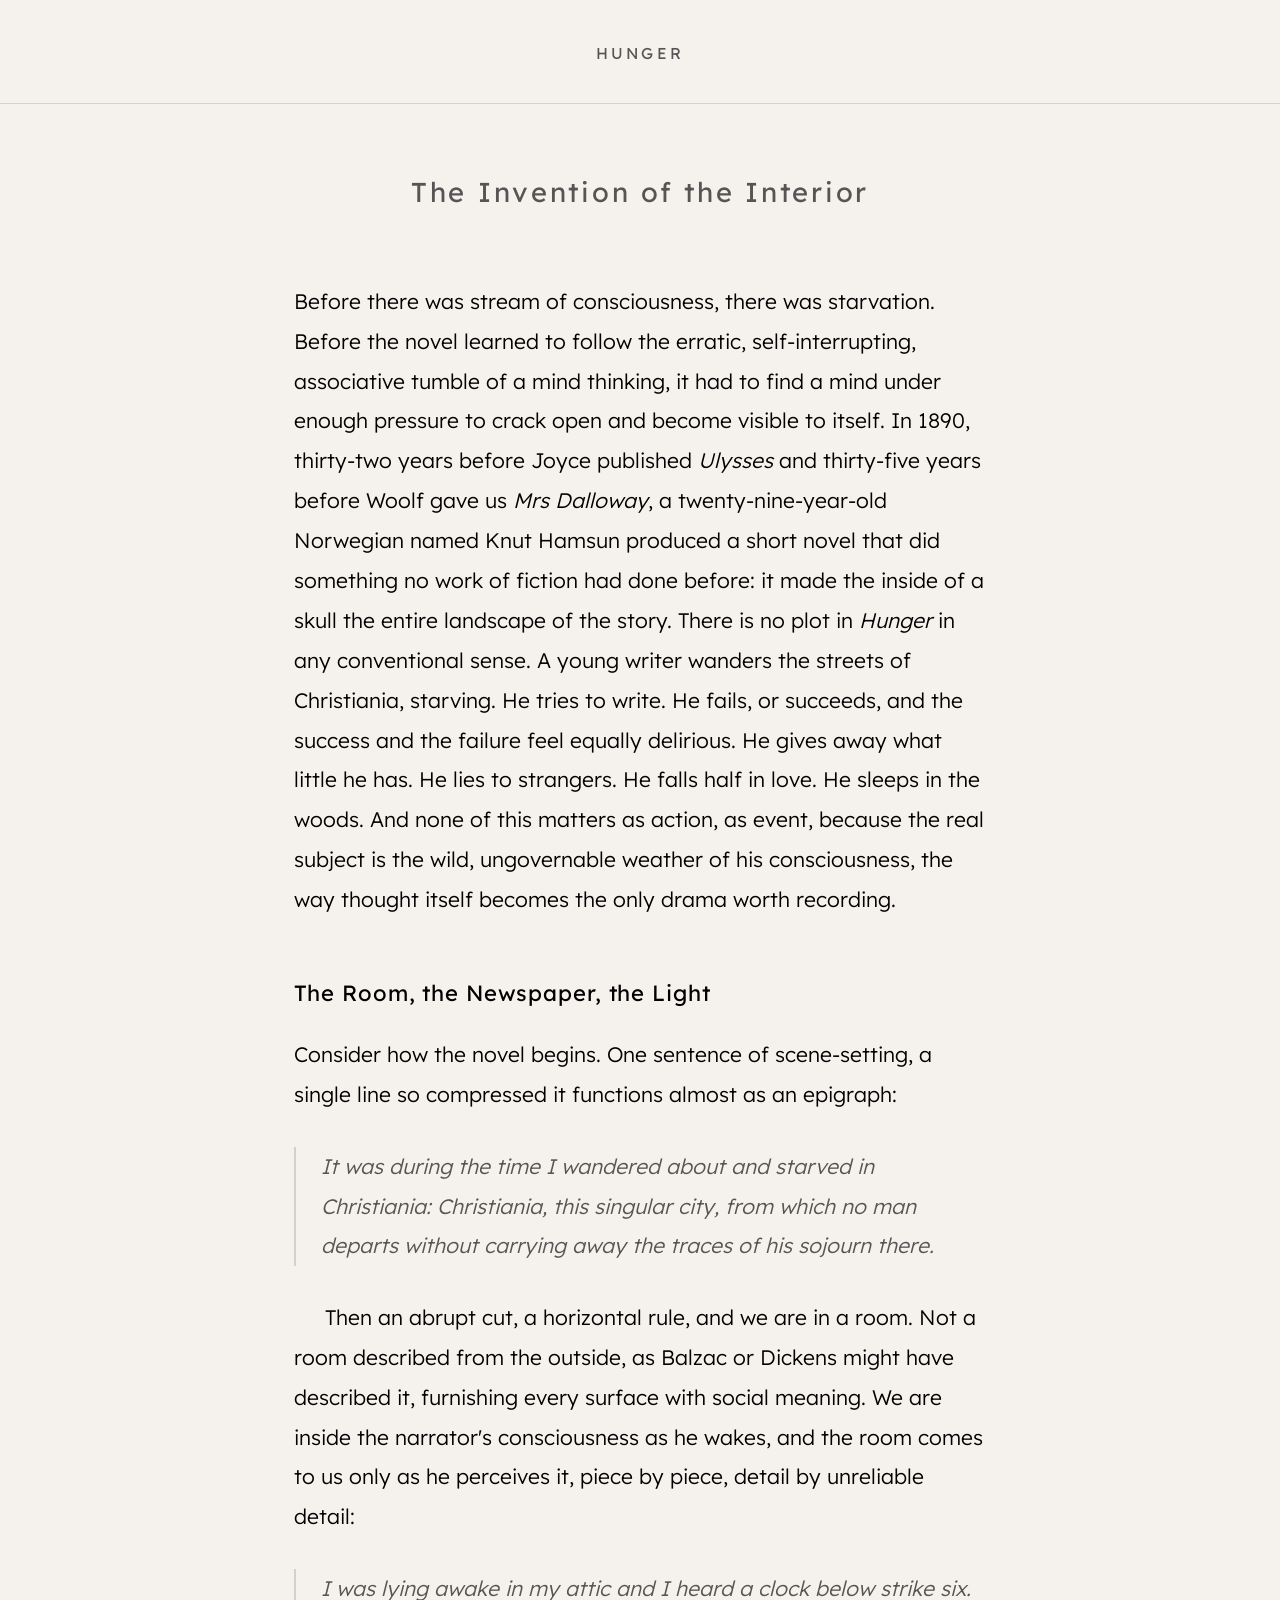
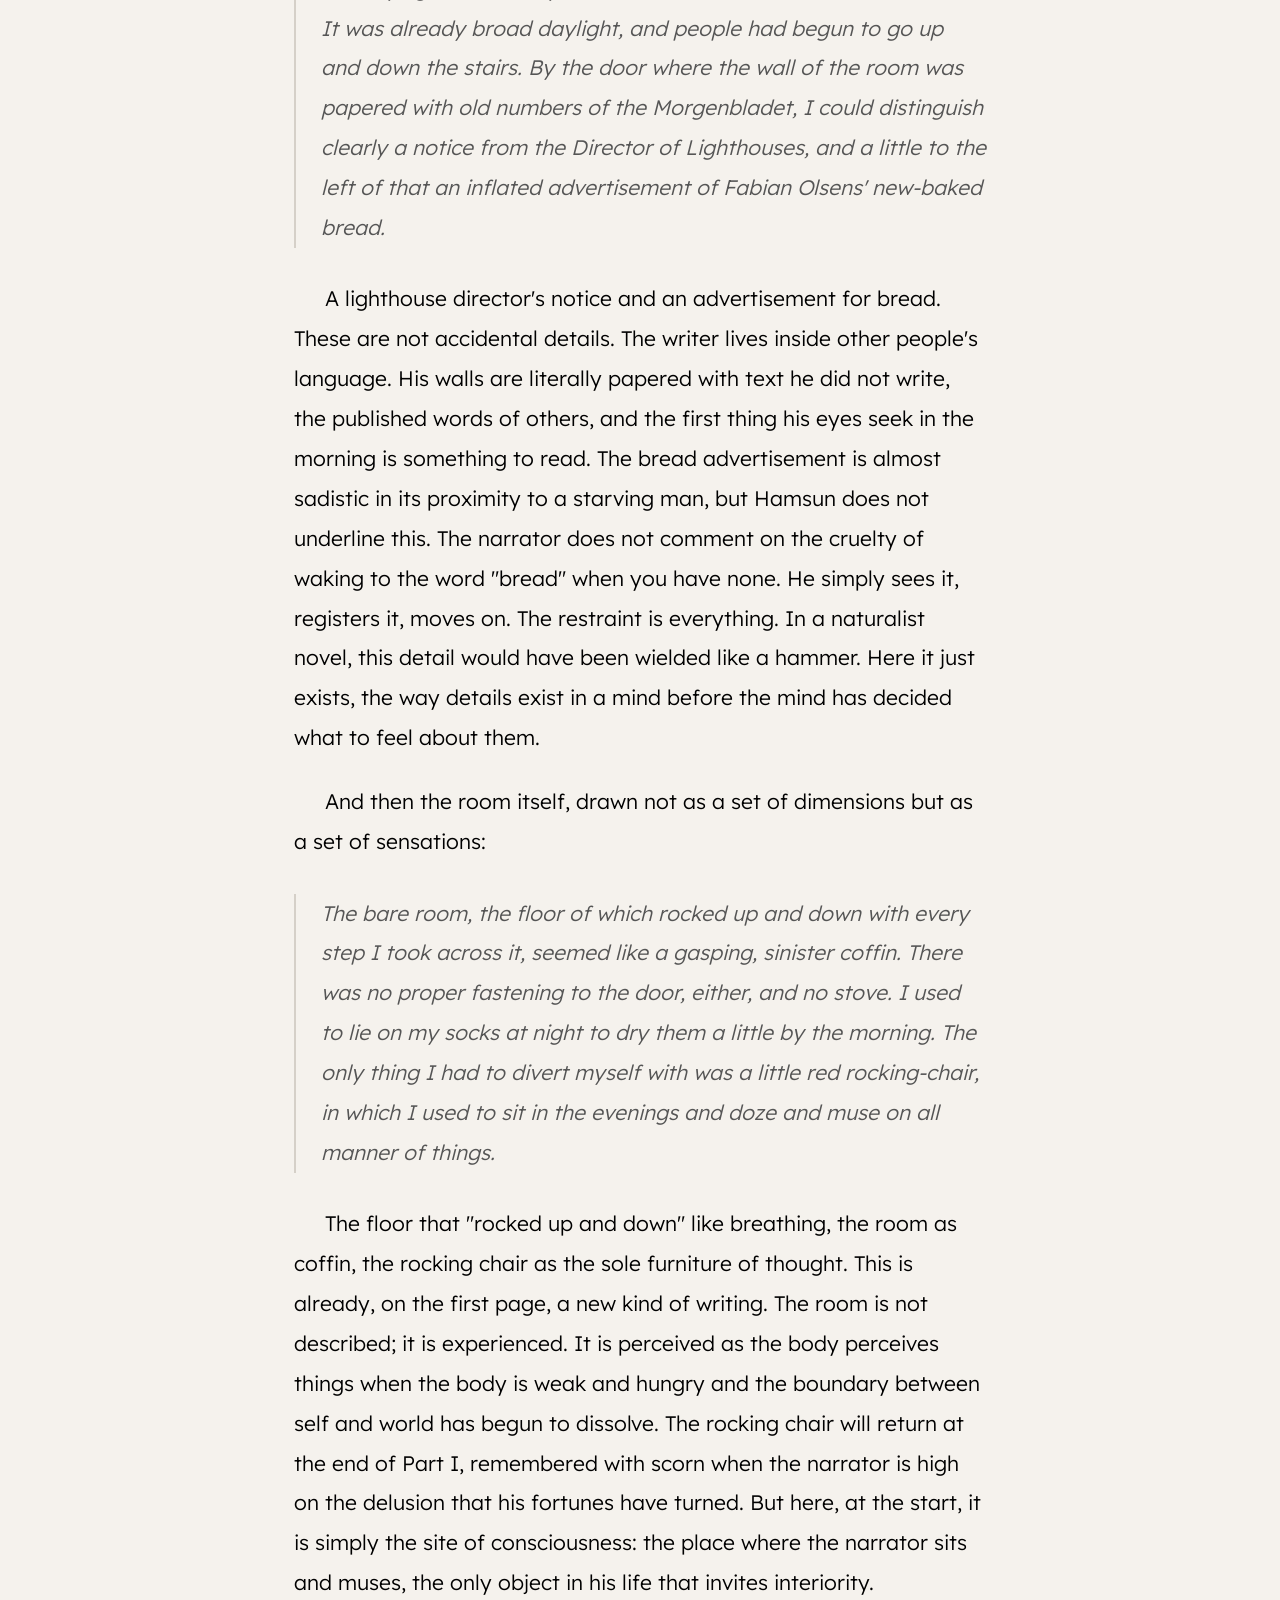
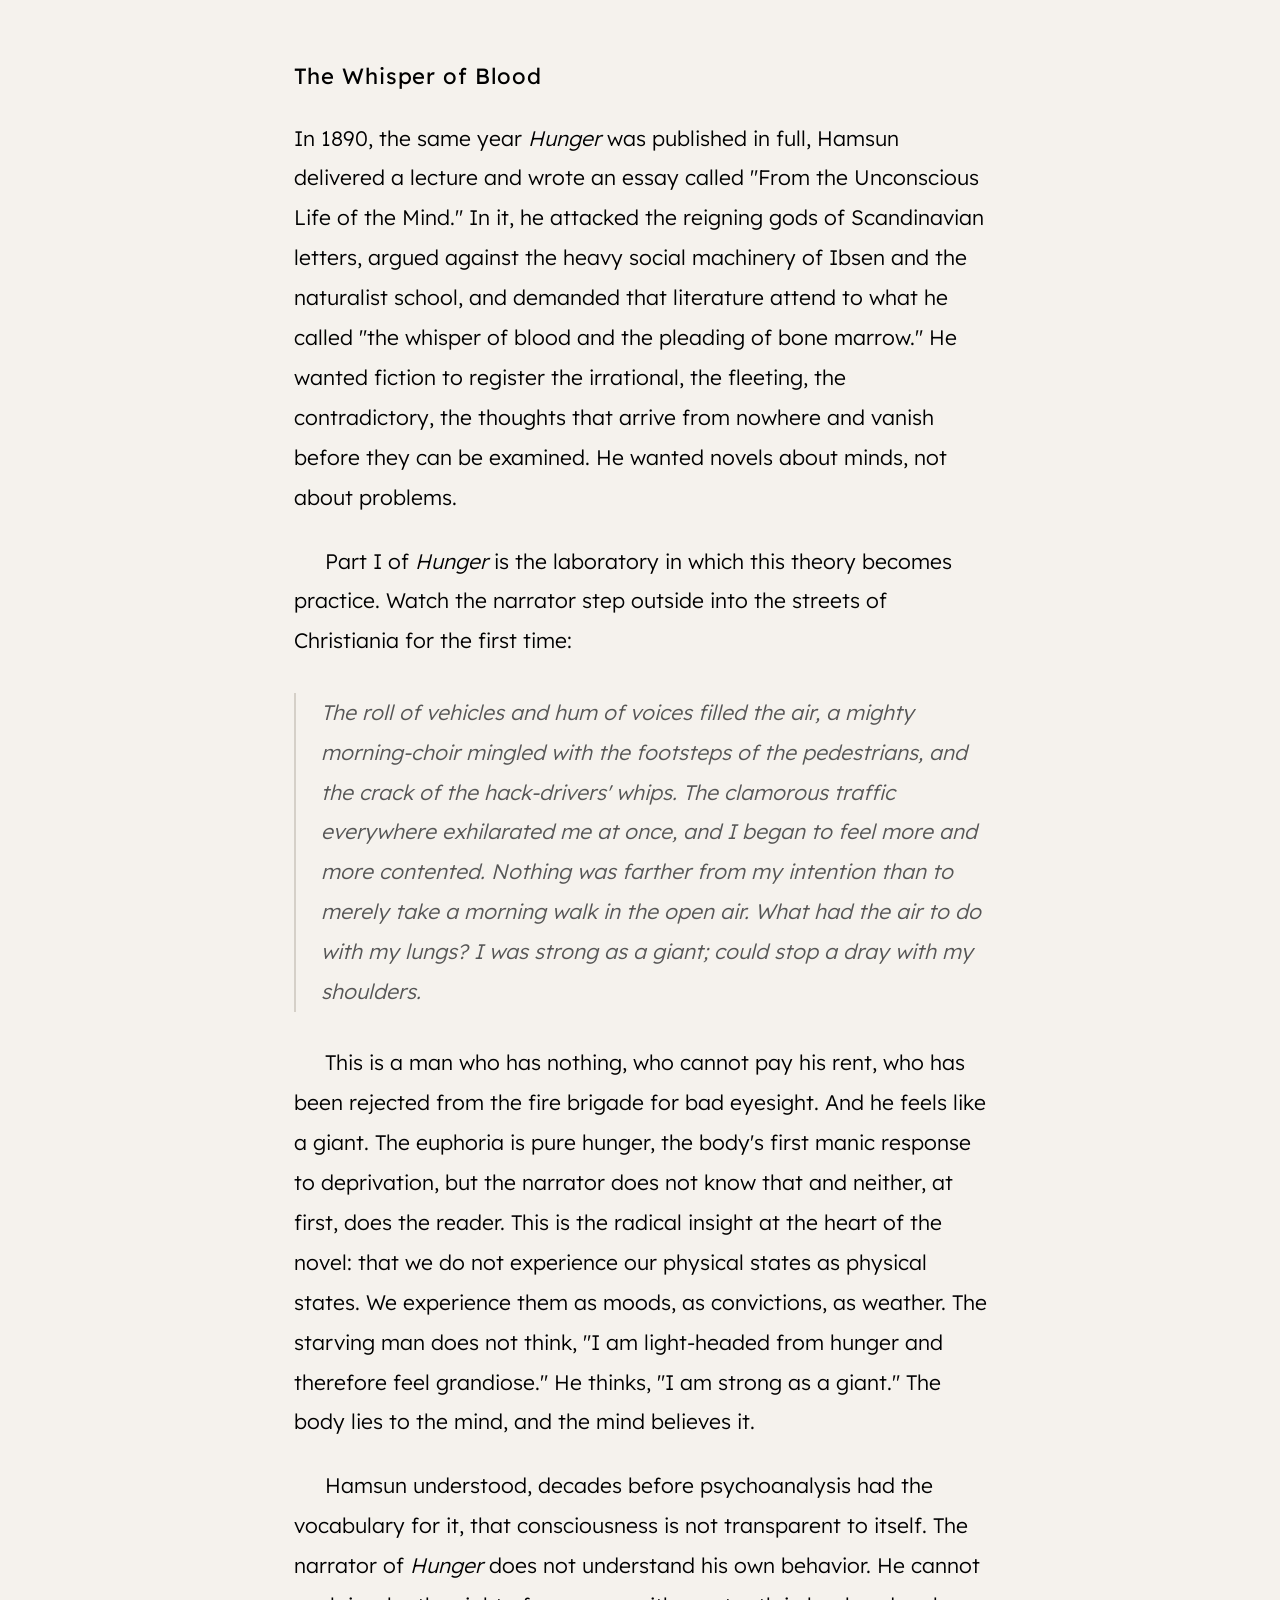
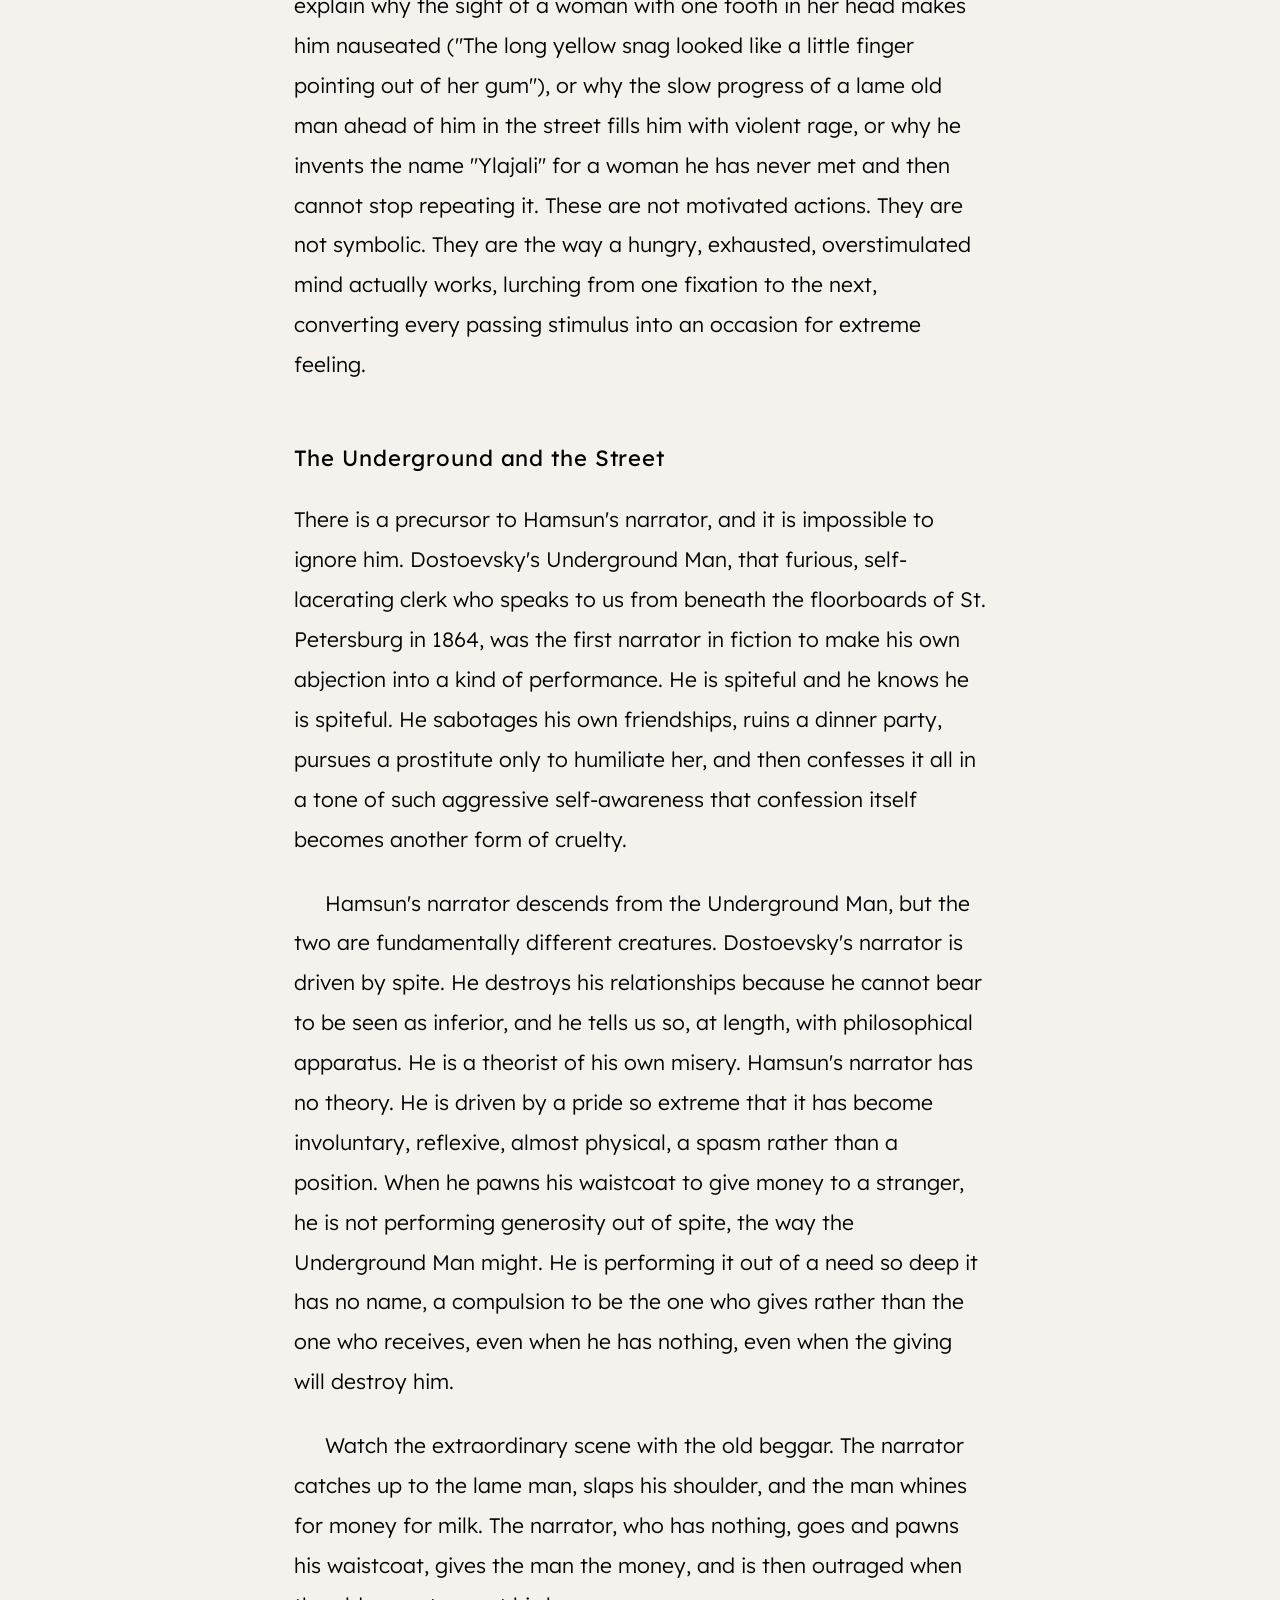
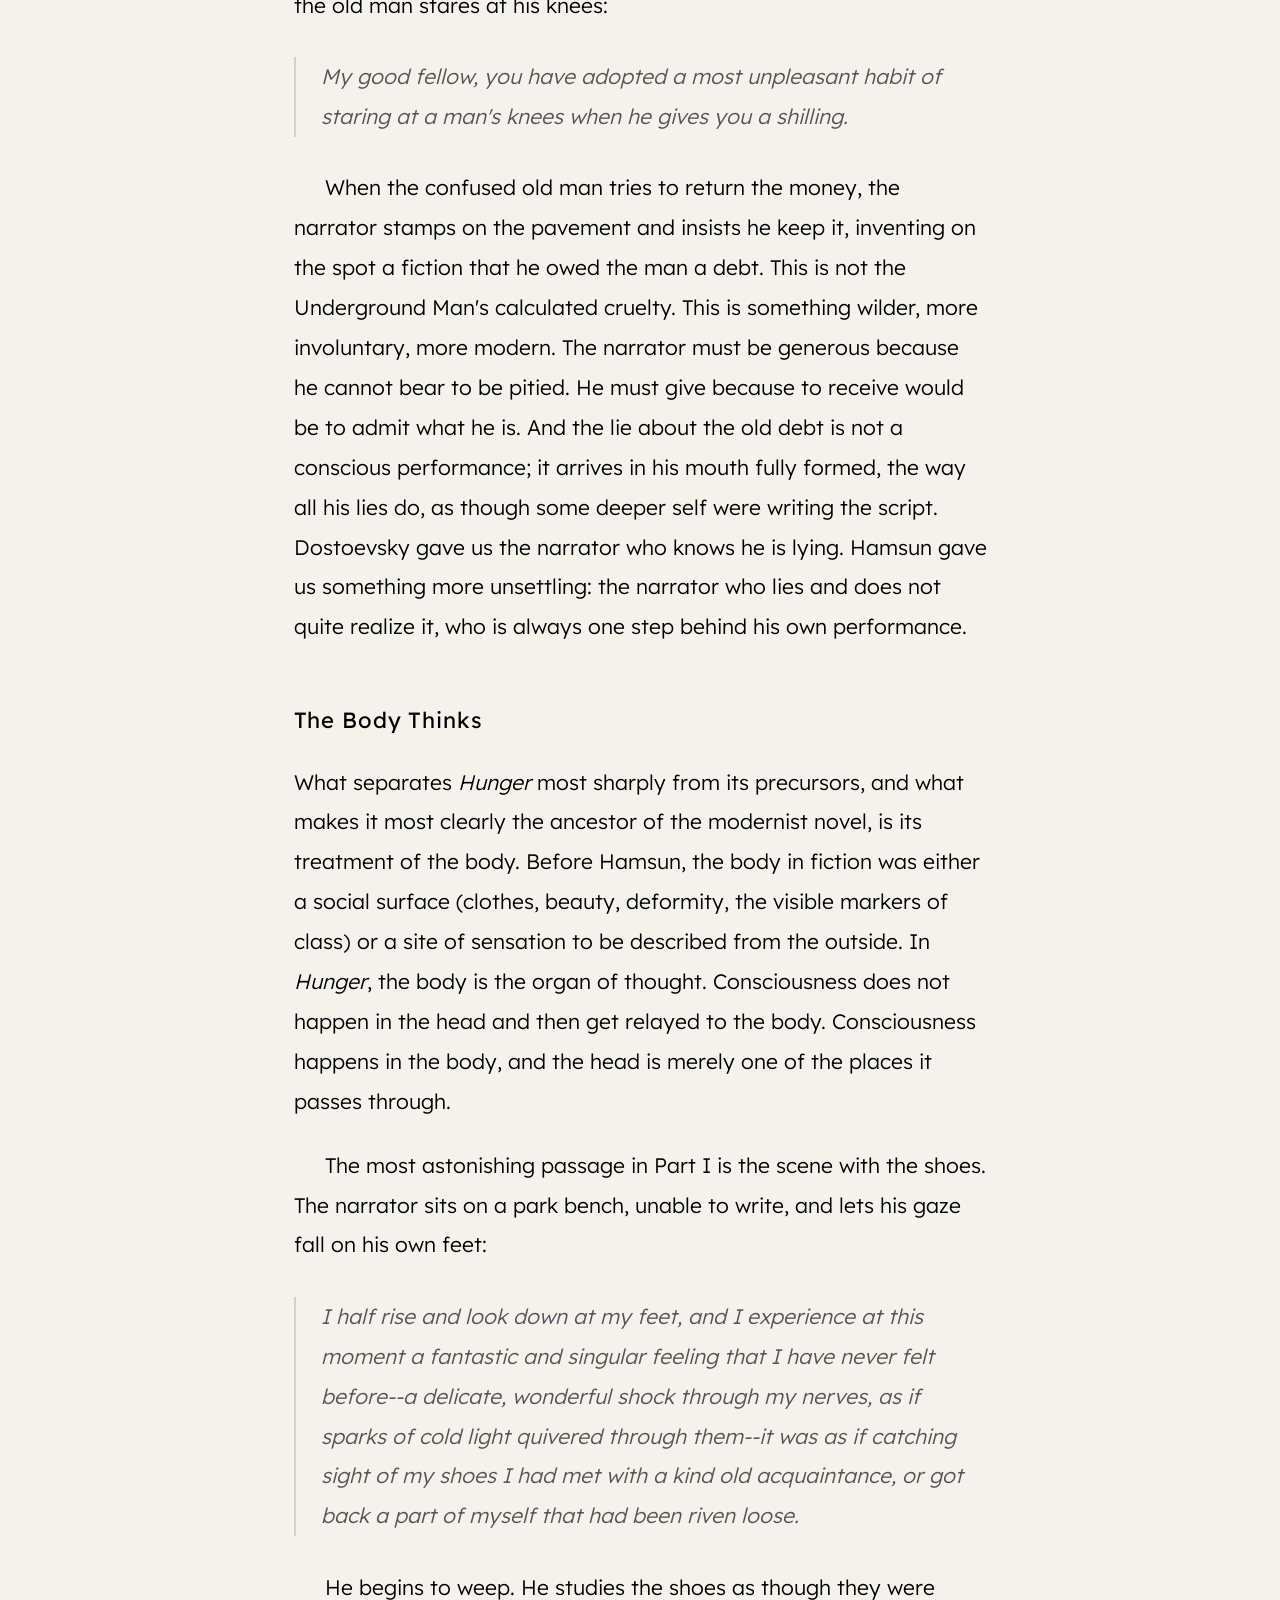
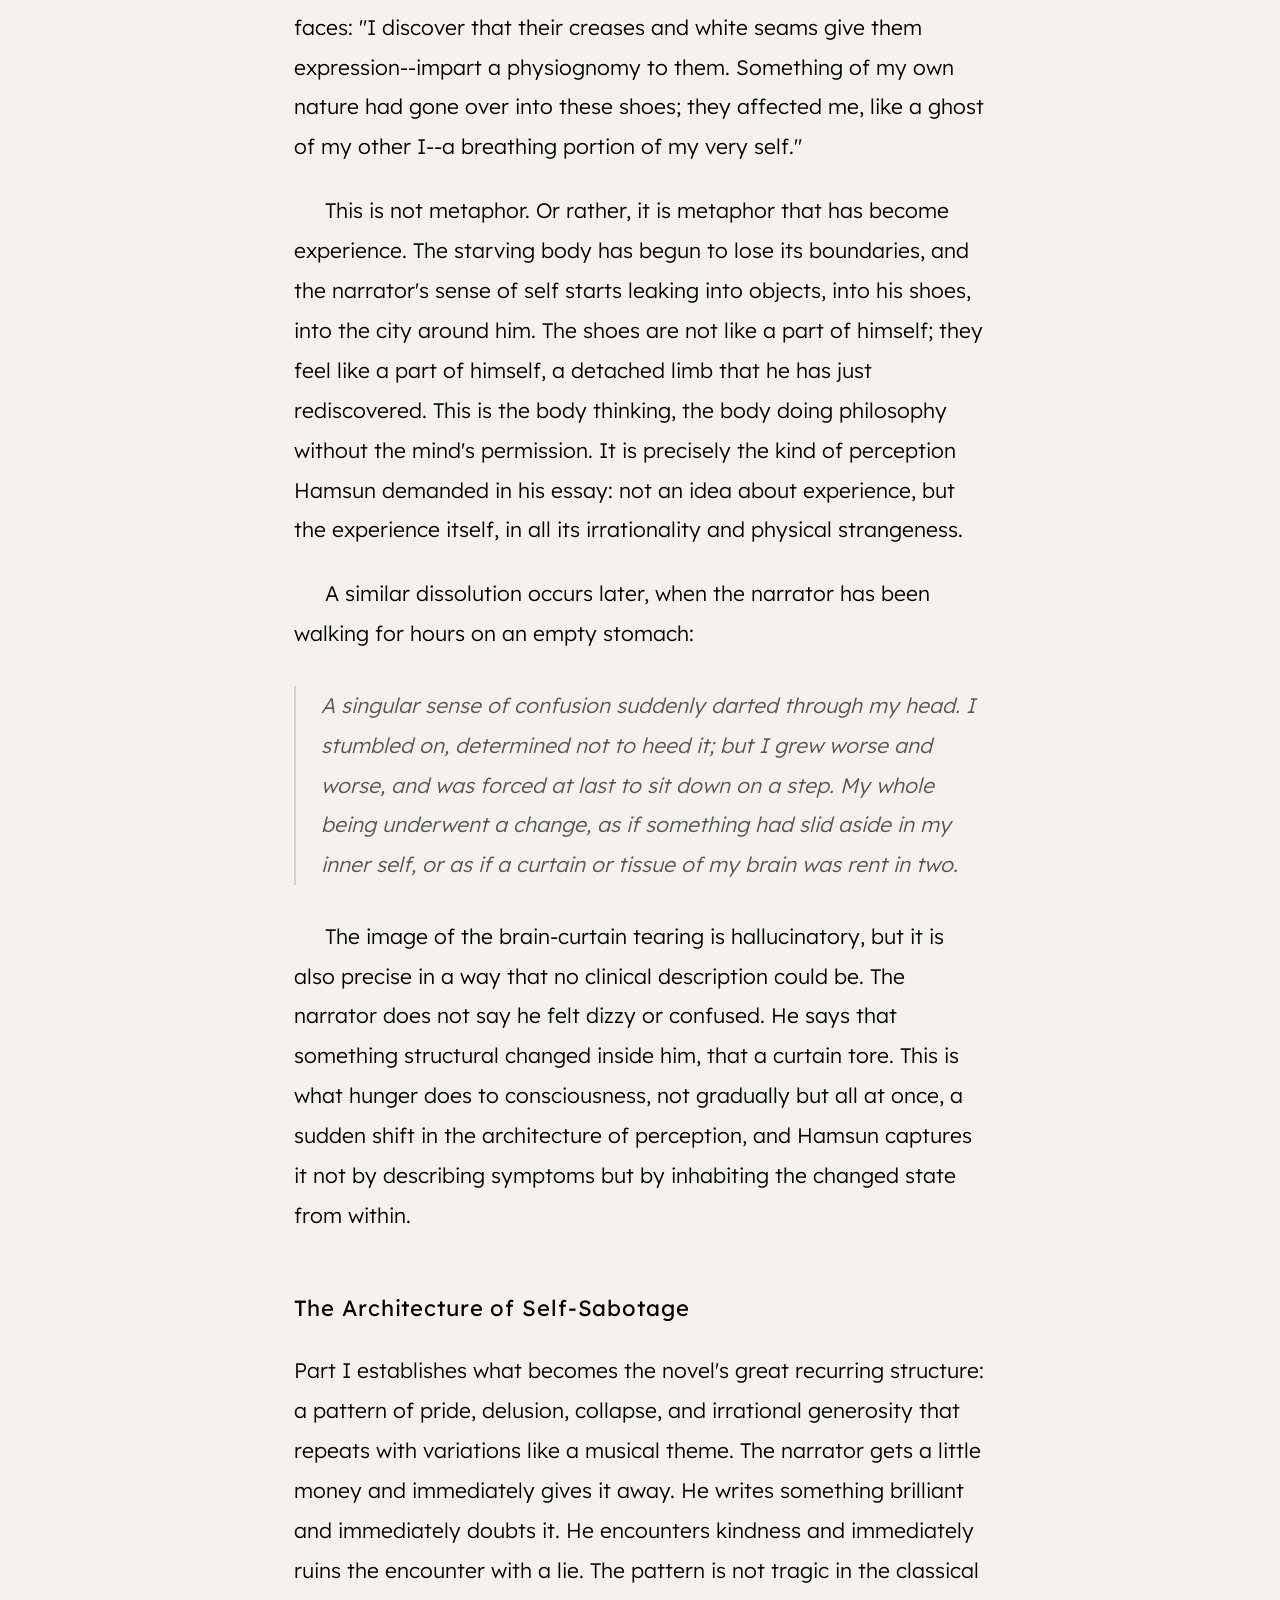
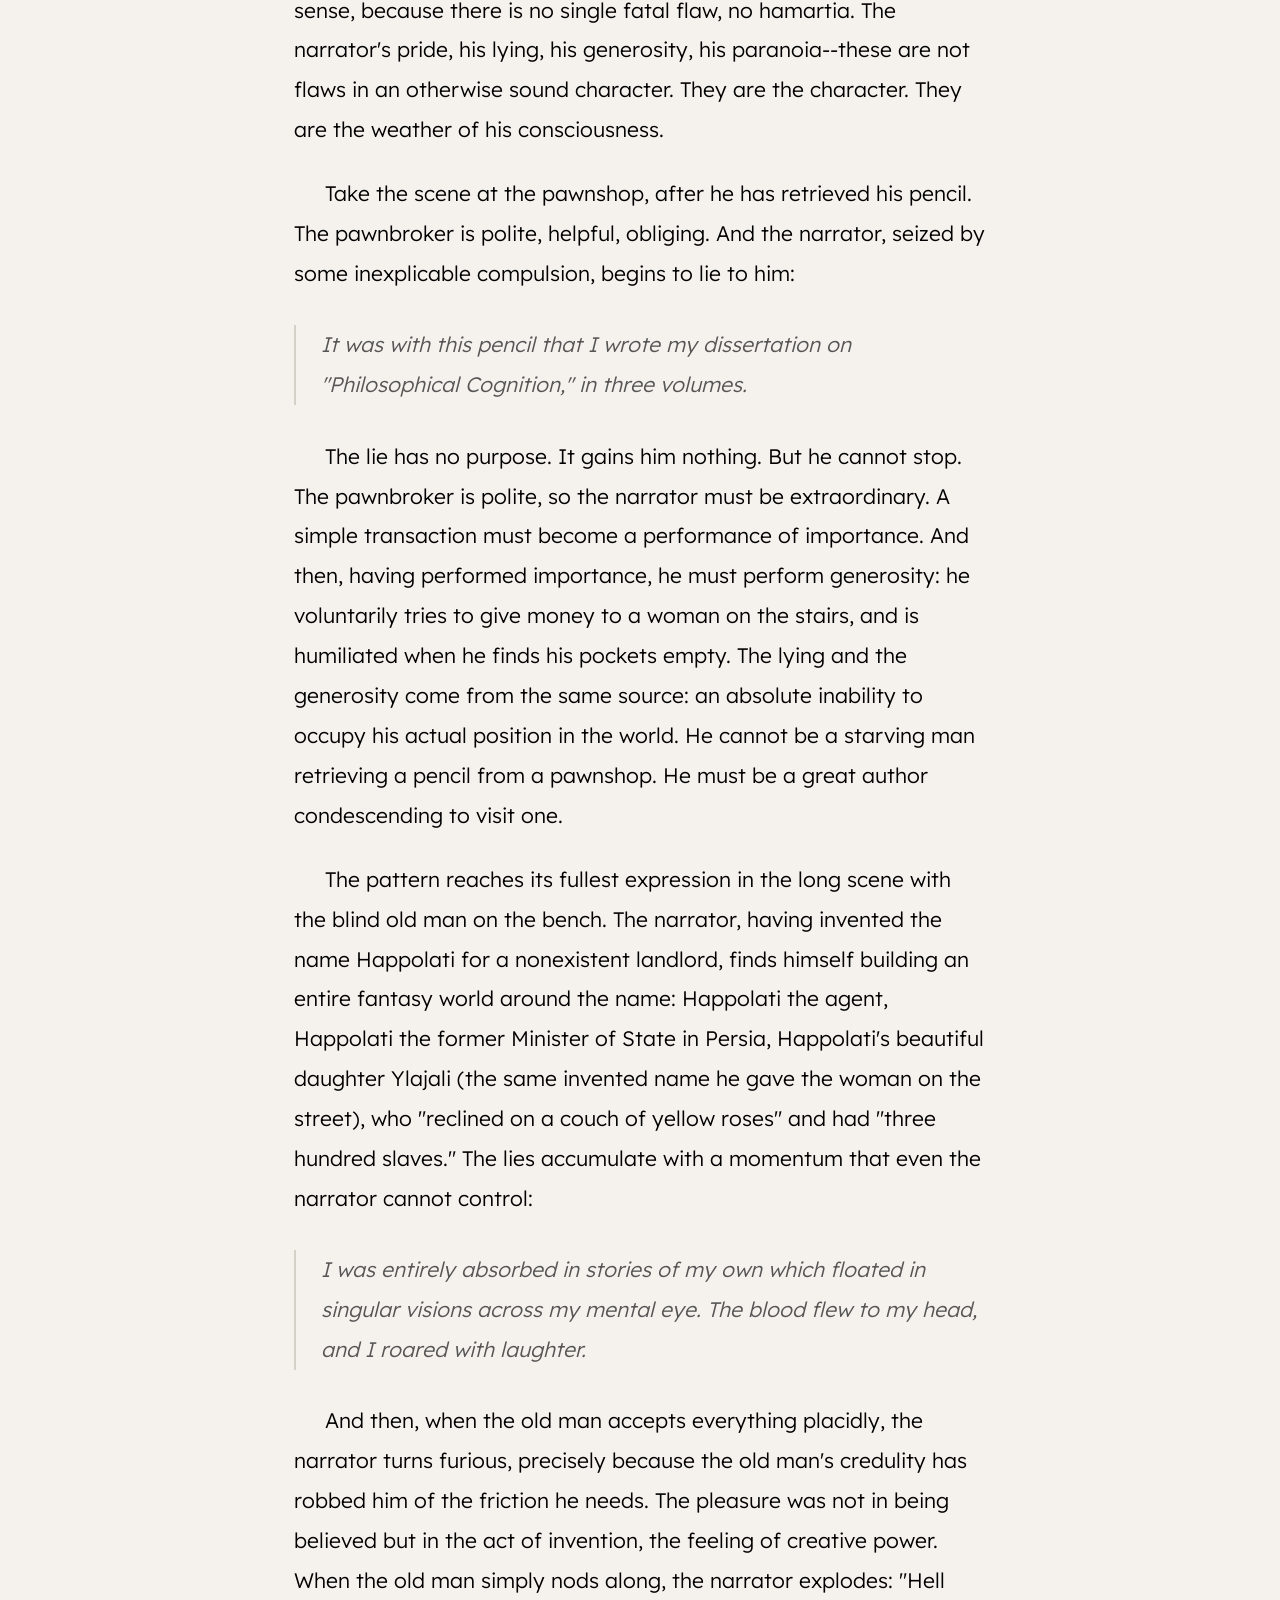
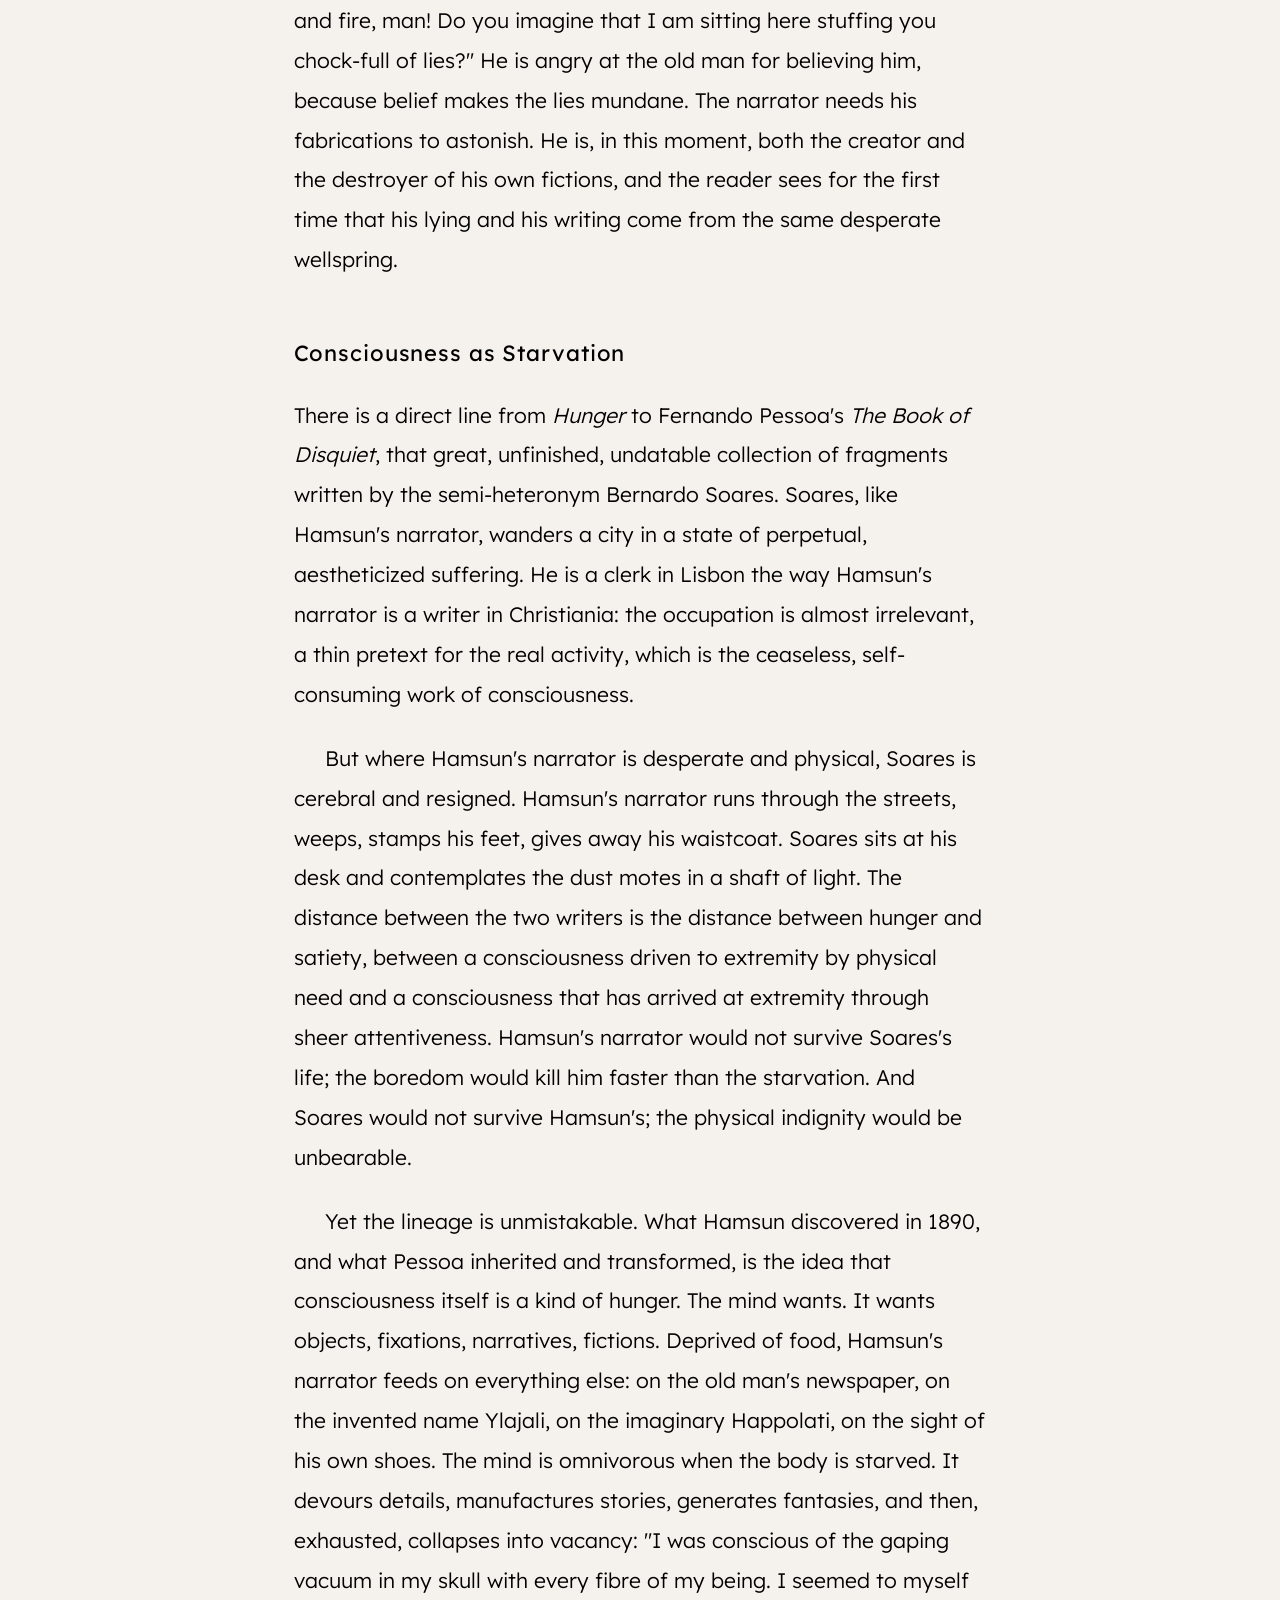
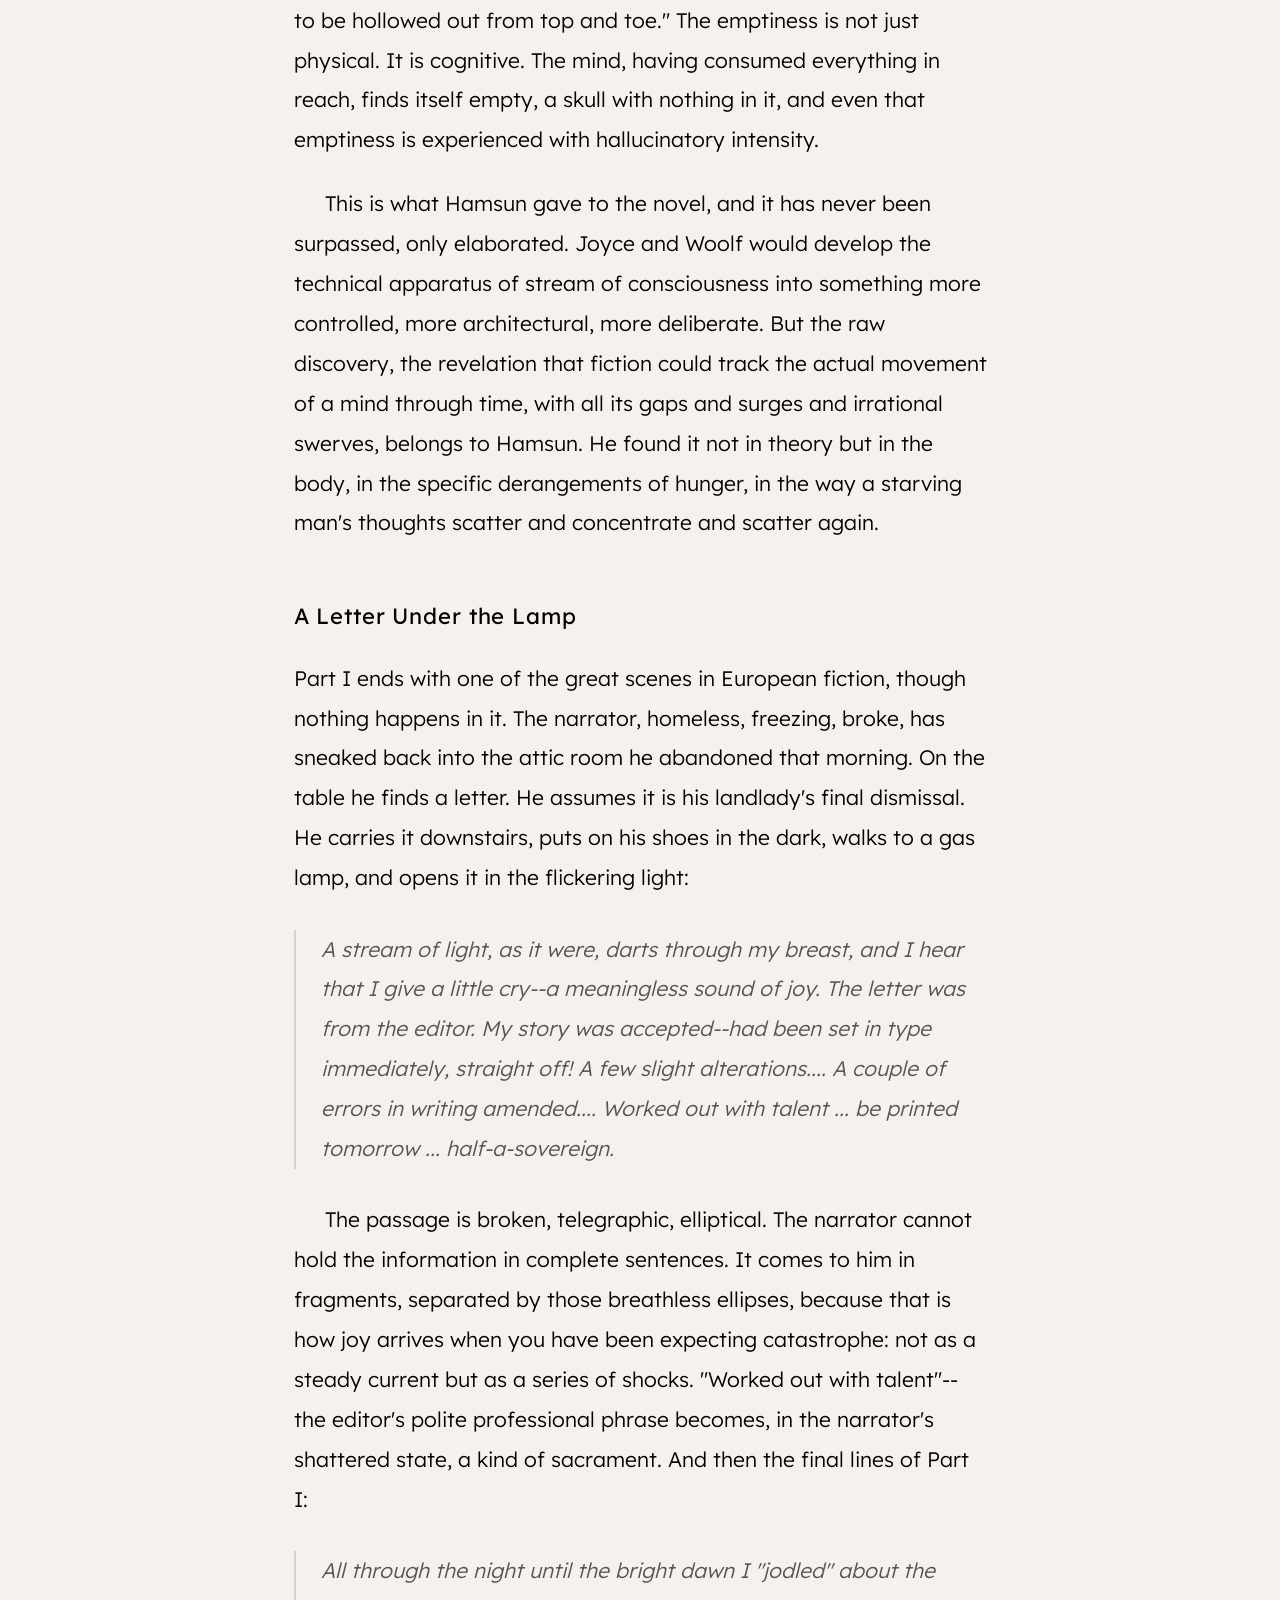
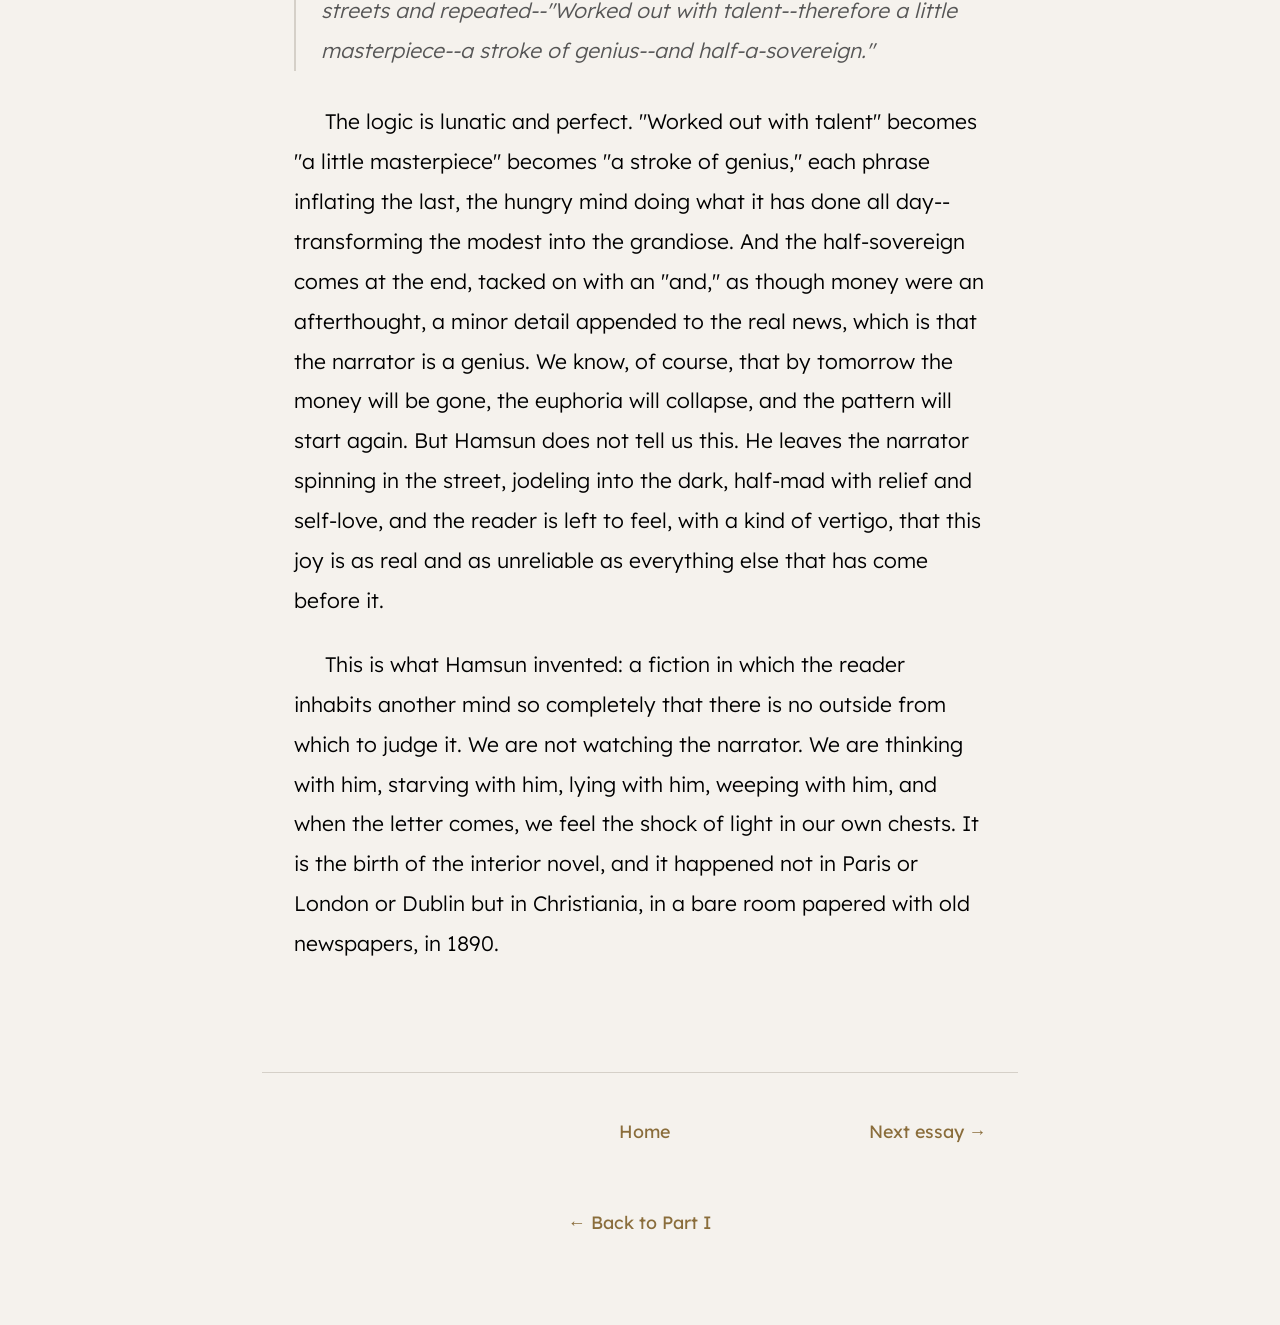
<file: docs/extra-1.html>
<!DOCTYPE html>
<html lang="en">
<head>
    <meta charset="UTF-8">
    <meta name="viewport" content="width=device-width, initial-scale=1.0">
    <title>Hunger — The Invention of the Interior</title>
    <link rel="preconnect" href="https://fonts.googleapis.com">
    <link href="https://fonts.googleapis.com/css2?family=Lexend:wght@300;400;500&display=swap" rel="stylesheet">
    <link rel="stylesheet" href="style.css">
</head>
<body>
    <header>
        <a href="index.html" class="home-link">Hunger</a>
    </header>
    <main data-type="extra" data-chapter="1">
        <h1>The Invention of the Interior</h1>

        <p>Before there was stream of consciousness, there was starvation. Before the novel learned to follow the erratic, self-interrupting, associative tumble of a mind thinking, it had to find a mind under enough pressure to crack open and become visible to itself. In 1890, thirty-two years before Joyce published <em>Ulysses</em> and thirty-five years before Woolf gave us <em>Mrs Dalloway</em>, a twenty-nine-year-old Norwegian named Knut Hamsun produced a short novel that did something no work of fiction had done before: it made the inside of a skull the entire landscape of the story. There is no plot in <em>Hunger</em> in any conventional sense. A young writer wanders the streets of Christiania, starving. He tries to write. He fails, or succeeds, and the success and the failure feel equally delirious. He gives away what little he has. He lies to strangers. He falls half in love. He sleeps in the woods. And none of this matters as action, as event, because the real subject is the wild, ungovernable weather of his consciousness, the way thought itself becomes the only drama worth recording.</p>

        <h2>The Room, the Newspaper, the Light</h2>

        <p>Consider how the novel begins. One sentence of scene-setting, a single line so compressed it functions almost as an epigraph:</p>

        <blockquote><p>It was during the time I wandered about and starved in Christiania: Christiania, this singular city, from which no man departs without carrying away the traces of his sojourn there.</p></blockquote>

        <p>Then an abrupt cut, a horizontal rule, and we are in a room. Not a room described from the outside, as Balzac or Dickens might have described it, furnishing every surface with social meaning. We are inside the narrator's consciousness as he wakes, and the room comes to us only as he perceives it, piece by piece, detail by unreliable detail:</p>

        <blockquote><p>I was lying awake in my attic and I heard a clock below strike six. It was already broad daylight, and people had begun to go up and down the stairs. By the door where the wall of the room was papered with old numbers of the <em>Morgenbladet</em>, I could distinguish clearly a notice from the Director of Lighthouses, and a little to the left of that an inflated advertisement of Fabian Olsens' new-baked bread.</p></blockquote>

        <p>A lighthouse director's notice and an advertisement for bread. These are not accidental details. The writer lives inside other people's language. His walls are literally papered with text he did not write, the published words of others, and the first thing his eyes seek in the morning is something to read. The bread advertisement is almost sadistic in its proximity to a starving man, but Hamsun does not underline this. The narrator does not comment on the cruelty of waking to the word "bread" when you have none. He simply sees it, registers it, moves on. The restraint is everything. In a naturalist novel, this detail would have been wielded like a hammer. Here it just exists, the way details exist in a mind before the mind has decided what to feel about them.</p>

        <p>And then the room itself, drawn not as a set of dimensions but as a set of sensations:</p>

        <blockquote><p>The bare room, the floor of which rocked up and down with every step I took across it, seemed like a gasping, sinister coffin. There was no proper fastening to the door, either, and no stove. I used to lie on my socks at night to dry them a little by the morning. The only thing I had to divert myself with was a little red rocking-chair, in which I used to sit in the evenings and doze and muse on all manner of things.</p></blockquote>

        <p>The floor that "rocked up and down" like breathing, the room as coffin, the rocking chair as the sole furniture of thought. This is already, on the first page, a new kind of writing. The room is not described; it is experienced. It is perceived as the body perceives things when the body is weak and hungry and the boundary between self and world has begun to dissolve. The rocking chair will return at the end of Part I, remembered with scorn when the narrator is high on the delusion that his fortunes have turned. But here, at the start, it is simply the site of consciousness: the place where the narrator sits and muses, the only object in his life that invites interiority.</p>

        <h2>The Whisper of Blood</h2>

        <p>In 1890, the same year <em>Hunger</em> was published in full, Hamsun delivered a lecture and wrote an essay called "From the Unconscious Life of the Mind." In it, he attacked the reigning gods of Scandinavian letters, argued against the heavy social machinery of Ibsen and the naturalist school, and demanded that literature attend to what he called "the whisper of blood and the pleading of bone marrow." He wanted fiction to register the irrational, the fleeting, the contradictory, the thoughts that arrive from nowhere and vanish before they can be examined. He wanted novels about minds, not about problems.</p>

        <p>Part I of <em>Hunger</em> is the laboratory in which this theory becomes practice. Watch the narrator step outside into the streets of Christiania for the first time:</p>

        <blockquote><p>The roll of vehicles and hum of voices filled the air, a mighty morning-choir mingled with the footsteps of the pedestrians, and the crack of the hack-drivers' whips. The clamorous traffic everywhere exhilarated me at once, and I began to feel more and more contented. Nothing was farther from my intention than to merely take a morning walk in the open air. What had the air to do with my lungs? I was strong as a giant; could stop a dray with my shoulders.</p></blockquote>

        <p>This is a man who has nothing, who cannot pay his rent, who has been rejected from the fire brigade for bad eyesight. And he feels like a giant. The euphoria is pure hunger, the body's first manic response to deprivation, but the narrator does not know that and neither, at first, does the reader. This is the radical insight at the heart of the novel: that we do not experience our physical states as physical states. We experience them as moods, as convictions, as weather. The starving man does not think, "I am light-headed from hunger and therefore feel grandiose." He thinks, "I am strong as a giant." The body lies to the mind, and the mind believes it.</p>

        <p>Hamsun understood, decades before psychoanalysis had the vocabulary for it, that consciousness is not transparent to itself. The narrator of <em>Hunger</em> does not understand his own behavior. He cannot explain why the sight of a woman with one tooth in her head makes him nauseated ("The long yellow snag looked like a little finger pointing out of her gum"), or why the slow progress of a lame old man ahead of him in the street fills him with violent rage, or why he invents the name "Ylajali" for a woman he has never met and then cannot stop repeating it. These are not motivated actions. They are not symbolic. They are the way a hungry, exhausted, overstimulated mind actually works, lurching from one fixation to the next, converting every passing stimulus into an occasion for extreme feeling.</p>

        <h2>The Underground and the Street</h2>

        <p>There is a precursor to Hamsun's narrator, and it is impossible to ignore him. Dostoevsky's Underground Man, that furious, self-lacerating clerk who speaks to us from beneath the floorboards of St. Petersburg in 1864, was the first narrator in fiction to make his own abjection into a kind of performance. He is spiteful and he knows he is spiteful. He sabotages his own friendships, ruins a dinner party, pursues a prostitute only to humiliate her, and then confesses it all in a tone of such aggressive self-awareness that confession itself becomes another form of cruelty.</p>

        <p>Hamsun's narrator descends from the Underground Man, but the two are fundamentally different creatures. Dostoevsky's narrator is driven by spite. He destroys his relationships because he cannot bear to be seen as inferior, and he tells us so, at length, with philosophical apparatus. He is a theorist of his own misery. Hamsun's narrator has no theory. He is driven by a pride so extreme that it has become involuntary, reflexive, almost physical, a spasm rather than a position. When he pawns his waistcoat to give money to a stranger, he is not performing generosity out of spite, the way the Underground Man might. He is performing it out of a need so deep it has no name, a compulsion to be the one who gives rather than the one who receives, even when he has nothing, even when the giving will destroy him.</p>

        <p>Watch the extraordinary scene with the old beggar. The narrator catches up to the lame man, slaps his shoulder, and the man whines for money for milk. The narrator, who has nothing, goes and pawns his waistcoat, gives the man the money, and is then outraged when the old man stares at his knees:</p>

        <blockquote><p>My good fellow, you have adopted a most unpleasant habit of staring at a man's knees when he gives you a shilling.</p></blockquote>

        <p>When the confused old man tries to return the money, the narrator stamps on the pavement and insists he keep it, inventing on the spot a fiction that he owed the man a debt. This is not the Underground Man's calculated cruelty. This is something wilder, more involuntary, more modern. The narrator must be generous because he cannot bear to be pitied. He must give because to receive would be to admit what he is. And the lie about the old debt is not a conscious performance; it arrives in his mouth fully formed, the way all his lies do, as though some deeper self were writing the script. Dostoevsky gave us the narrator who knows he is lying. Hamsun gave us something more unsettling: the narrator who lies and does not quite realize it, who is always one step behind his own performance.</p>

        <h2>The Body Thinks</h2>

        <p>What separates <em>Hunger</em> most sharply from its precursors, and what makes it most clearly the ancestor of the modernist novel, is its treatment of the body. Before Hamsun, the body in fiction was either a social surface (clothes, beauty, deformity, the visible markers of class) or a site of sensation to be described from the outside. In <em>Hunger</em>, the body is the organ of thought. Consciousness does not happen in the head and then get relayed to the body. Consciousness happens in the body, and the head is merely one of the places it passes through.</p>

        <p>The most astonishing passage in Part I is the scene with the shoes. The narrator sits on a park bench, unable to write, and lets his gaze fall on his own feet:</p>

        <blockquote><p>I half rise and look down at my feet, and I experience at this moment a fantastic and singular feeling that I have never felt before--a delicate, wonderful shock through my nerves, as if sparks of cold light quivered through them--it was as if catching sight of my shoes I had met with a kind old acquaintance, or got back a part of myself that had been riven loose.</p></blockquote>

        <p>He begins to weep. He studies the shoes as though they were faces: "I discover that their creases and white seams give them expression--impart a physiognomy to them. Something of my own nature had gone over into these shoes; they affected me, like a ghost of my other I--a breathing portion of my very self."</p>

        <p>This is not metaphor. Or rather, it is metaphor that has become experience. The starving body has begun to lose its boundaries, and the narrator's sense of self starts leaking into objects, into his shoes, into the city around him. The shoes are not like a part of himself; they feel like a part of himself, a detached limb that he has just rediscovered. This is the body thinking, the body doing philosophy without the mind's permission. It is precisely the kind of perception Hamsun demanded in his essay: not an idea about experience, but the experience itself, in all its irrationality and physical strangeness.</p>

        <p>A similar dissolution occurs later, when the narrator has been walking for hours on an empty stomach:</p>

        <blockquote><p>A singular sense of confusion suddenly darted through my head. I stumbled on, determined not to heed it; but I grew worse and worse, and was forced at last to sit down on a step. My whole being underwent a change, as if something had slid aside in my inner self, or as if a curtain or tissue of my brain was rent in two.</p></blockquote>

        <p>The image of the brain-curtain tearing is hallucinatory, but it is also precise in a way that no clinical description could be. The narrator does not say he felt dizzy or confused. He says that something structural changed inside him, that a curtain tore. This is what hunger does to consciousness, not gradually but all at once, a sudden shift in the architecture of perception, and Hamsun captures it not by describing symptoms but by inhabiting the changed state from within.</p>

        <h2>The Architecture of Self-Sabotage</h2>

        <p>Part I establishes what becomes the novel's great recurring structure: a pattern of pride, delusion, collapse, and irrational generosity that repeats with variations like a musical theme. The narrator gets a little money and immediately gives it away. He writes something brilliant and immediately doubts it. He encounters kindness and immediately ruins the encounter with a lie. The pattern is not tragic in the classical sense, because there is no single fatal flaw, no hamartia. The narrator's pride, his lying, his generosity, his paranoia--these are not flaws in an otherwise sound character. They are the character. They are the weather of his consciousness.</p>

        <p>Take the scene at the pawnshop, after he has retrieved his pencil. The pawnbroker is polite, helpful, obliging. And the narrator, seized by some inexplicable compulsion, begins to lie to him:</p>

        <blockquote><p>It was with this pencil that I wrote my dissertation on "Philosophical Cognition," in three volumes.</p></blockquote>

        <p>The lie has no purpose. It gains him nothing. But he cannot stop. The pawnbroker is polite, so the narrator must be extraordinary. A simple transaction must become a performance of importance. And then, having performed importance, he must perform generosity: he voluntarily tries to give money to a woman on the stairs, and is humiliated when he finds his pockets empty. The lying and the generosity come from the same source: an absolute inability to occupy his actual position in the world. He cannot be a starving man retrieving a pencil from a pawnshop. He must be a great author condescending to visit one.</p>

        <p>The pattern reaches its fullest expression in the long scene with the blind old man on the bench. The narrator, having invented the name Happolati for a nonexistent landlord, finds himself building an entire fantasy world around the name: Happolati the agent, Happolati the former Minister of State in Persia, Happolati's beautiful daughter Ylajali (the same invented name he gave the woman on the street), who "reclined on a couch of yellow roses" and had "three hundred slaves." The lies accumulate with a momentum that even the narrator cannot control:</p>

        <blockquote><p>I was entirely absorbed in stories of my own which floated in singular visions across my mental eye. The blood flew to my head, and I roared with laughter.</p></blockquote>

        <p>And then, when the old man accepts everything placidly, the narrator turns furious, precisely because the old man's credulity has robbed him of the friction he needs. The pleasure was not in being believed but in the act of invention, the feeling of creative power. When the old man simply nods along, the narrator explodes: "Hell and fire, man! Do you imagine that I am sitting here stuffing you chock-full of lies?" He is angry at the old man for believing him, because belief makes the lies mundane. The narrator needs his fabrications to astonish. He is, in this moment, both the creator and the destroyer of his own fictions, and the reader sees for the first time that his lying and his writing come from the same desperate wellspring.</p>

        <h2>Consciousness as Starvation</h2>

        <p>There is a direct line from <em>Hunger</em> to Fernando Pessoa's <em>The Book of Disquiet</em>, that great, unfinished, undatable collection of fragments written by the semi-heteronym Bernardo Soares. Soares, like Hamsun's narrator, wanders a city in a state of perpetual, aestheticized suffering. He is a clerk in Lisbon the way Hamsun's narrator is a writer in Christiania: the occupation is almost irrelevant, a thin pretext for the real activity, which is the ceaseless, self-consuming work of consciousness.</p>

        <p>But where Hamsun's narrator is desperate and physical, Soares is cerebral and resigned. Hamsun's narrator runs through the streets, weeps, stamps his feet, gives away his waistcoat. Soares sits at his desk and contemplates the dust motes in a shaft of light. The distance between the two writers is the distance between hunger and satiety, between a consciousness driven to extremity by physical need and a consciousness that has arrived at extremity through sheer attentiveness. Hamsun's narrator would not survive Soares's life; the boredom would kill him faster than the starvation. And Soares would not survive Hamsun's; the physical indignity would be unbearable.</p>

        <p>Yet the lineage is unmistakable. What Hamsun discovered in 1890, and what Pessoa inherited and transformed, is the idea that consciousness itself is a kind of hunger. The mind wants. It wants objects, fixations, narratives, fictions. Deprived of food, Hamsun's narrator feeds on everything else: on the old man's newspaper, on the invented name Ylajali, on the imaginary Happolati, on the sight of his own shoes. The mind is omnivorous when the body is starved. It devours details, manufactures stories, generates fantasies, and then, exhausted, collapses into vacancy: "I was conscious of the gaping vacuum in my skull with every fibre of my being. I seemed to myself to be hollowed out from top and toe." The emptiness is not just physical. It is cognitive. The mind, having consumed everything in reach, finds itself empty, a skull with nothing in it, and even that emptiness is experienced with hallucinatory intensity.</p>

        <p>This is what Hamsun gave to the novel, and it has never been surpassed, only elaborated. Joyce and Woolf would develop the technical apparatus of stream of consciousness into something more controlled, more architectural, more deliberate. But the raw discovery, the revelation that fiction could track the actual movement of a mind through time, with all its gaps and surges and irrational swerves, belongs to Hamsun. He found it not in theory but in the body, in the specific derangements of hunger, in the way a starving man's thoughts scatter and concentrate and scatter again.</p>

        <h2>A Letter Under the Lamp</h2>

        <p>Part I ends with one of the great scenes in European fiction, though nothing happens in it. The narrator, homeless, freezing, broke, has sneaked back into the attic room he abandoned that morning. On the table he finds a letter. He assumes it is his landlady's final dismissal. He carries it downstairs, puts on his shoes in the dark, walks to a gas lamp, and opens it in the flickering light:</p>

        <blockquote><p>A stream of light, as it were, darts through my breast, and I hear that I give a little cry--a meaningless sound of joy. The letter was from the editor. My story was accepted--had been set in type immediately, straight off! A few slight alterations.... A couple of errors in writing amended.... Worked out with talent ... be printed tomorrow ... half-a-sovereign.</p></blockquote>

        <p>The passage is broken, telegraphic, elliptical. The narrator cannot hold the information in complete sentences. It comes to him in fragments, separated by those breathless ellipses, because that is how joy arrives when you have been expecting catastrophe: not as a steady current but as a series of shocks. "Worked out with talent"--the editor's polite professional phrase becomes, in the narrator's shattered state, a kind of sacrament. And then the final lines of Part I:</p>

        <blockquote><p>All through the night until the bright dawn I "jodled" about the streets and repeated--"Worked out with talent--therefore a little masterpiece--a stroke of genius--and half-a-sovereign."</p></blockquote>

        <p>The logic is lunatic and perfect. "Worked out with talent" becomes "a little masterpiece" becomes "a stroke of genius," each phrase inflating the last, the hungry mind doing what it has done all day--transforming the modest into the grandiose. And the half-sovereign comes at the end, tacked on with an "and," as though money were an afterthought, a minor detail appended to the real news, which is that the narrator is a genius. We know, of course, that by tomorrow the money will be gone, the euphoria will collapse, and the pattern will start again. But Hamsun does not tell us this. He leaves the narrator spinning in the street, jodeling into the dark, half-mad with relief and self-love, and the reader is left to feel, with a kind of vertigo, that this joy is as real and as unreliable as everything else that has come before it.</p>

        <p>This is what Hamsun invented: a fiction in which the reader inhabits another mind so completely that there is no outside from which to judge it. We are not watching the narrator. We are thinking with him, starving with him, lying with him, weeping with him, and when the letter comes, we feel the shock of light in our own chests. It is the birth of the interior novel, and it happened not in Paris or London or Dublin but in Christiania, in a bare room papered with old newspapers, in 1890.</p>

    </main>
    <nav class="chapter-nav">
        <span></span>
        <a href="index.html">Home</a>
        <a href="extra-2.html">Next essay →</a>
    </nav>
    <nav class="extra-nav">
        <a href="part-1.html">← Back to Part I</a>
    </nav>
    <script src="app.js"></script>
</body>
</html>
</file>
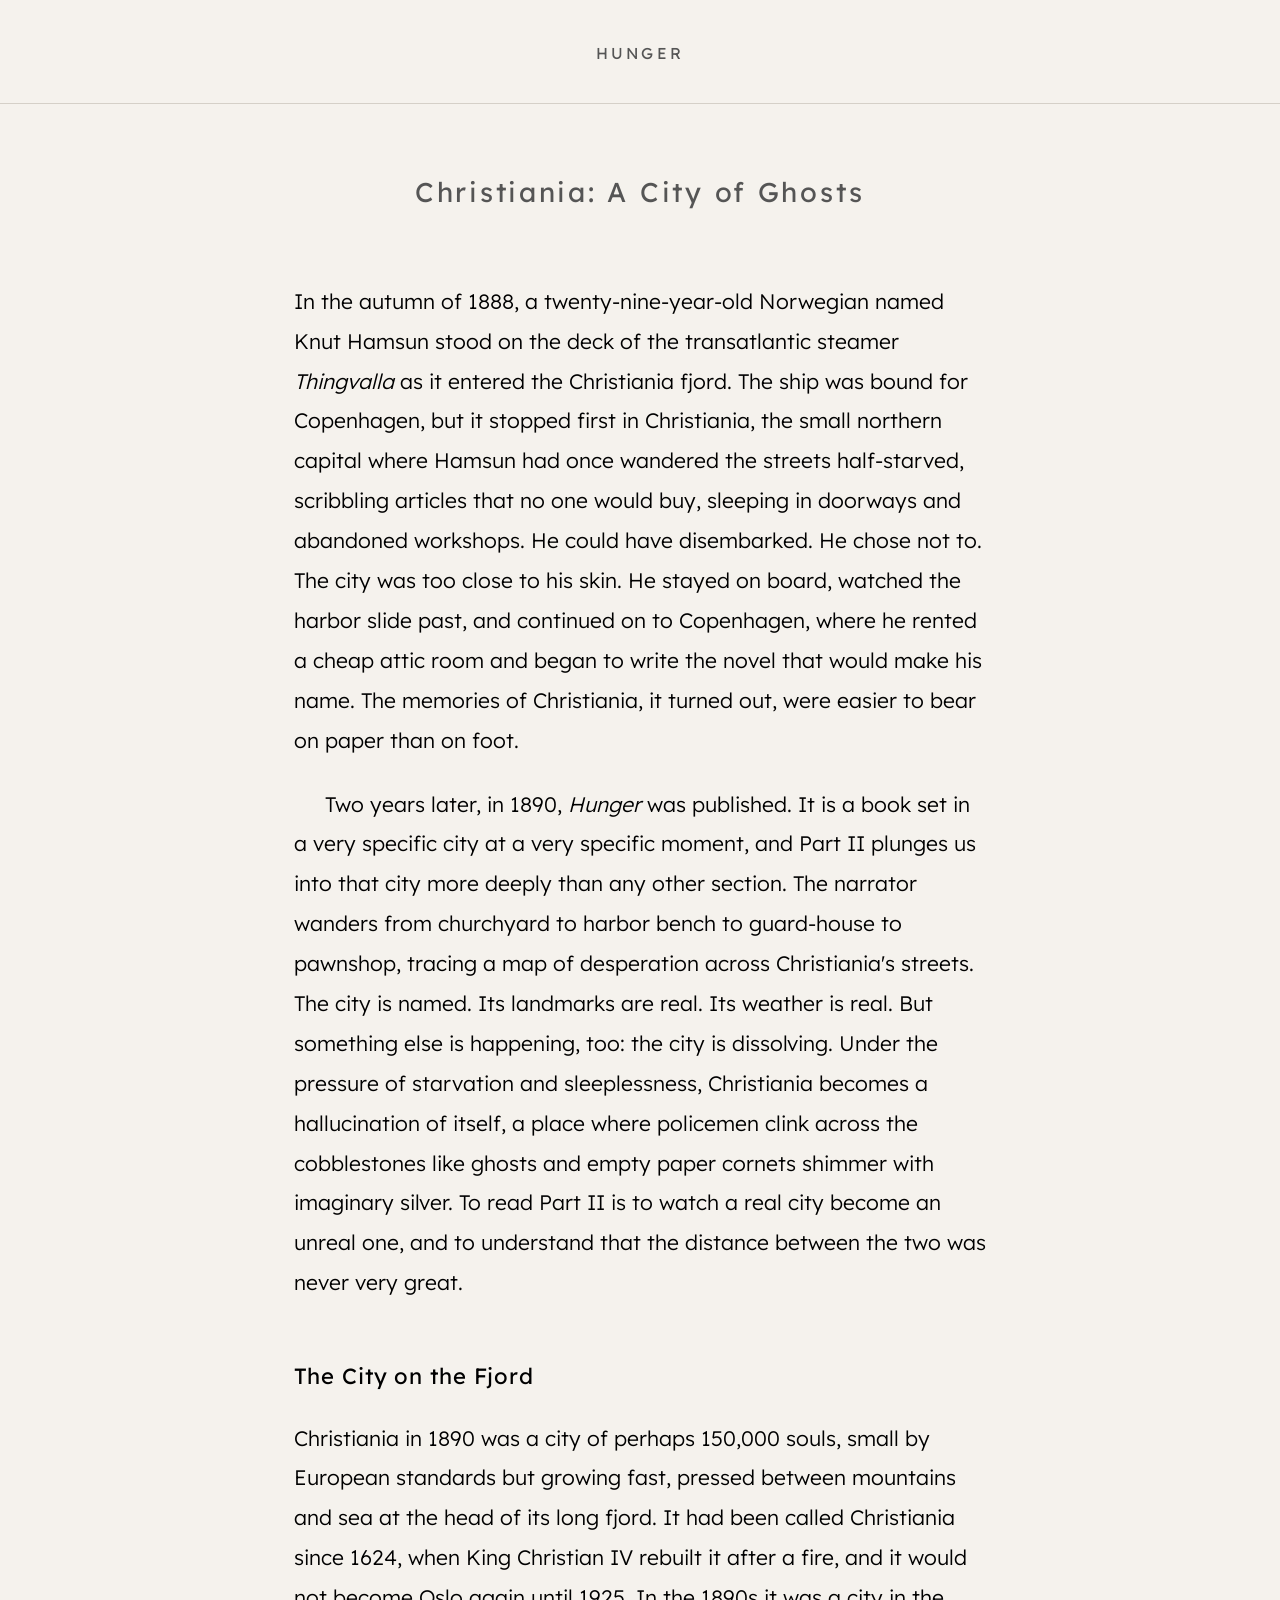
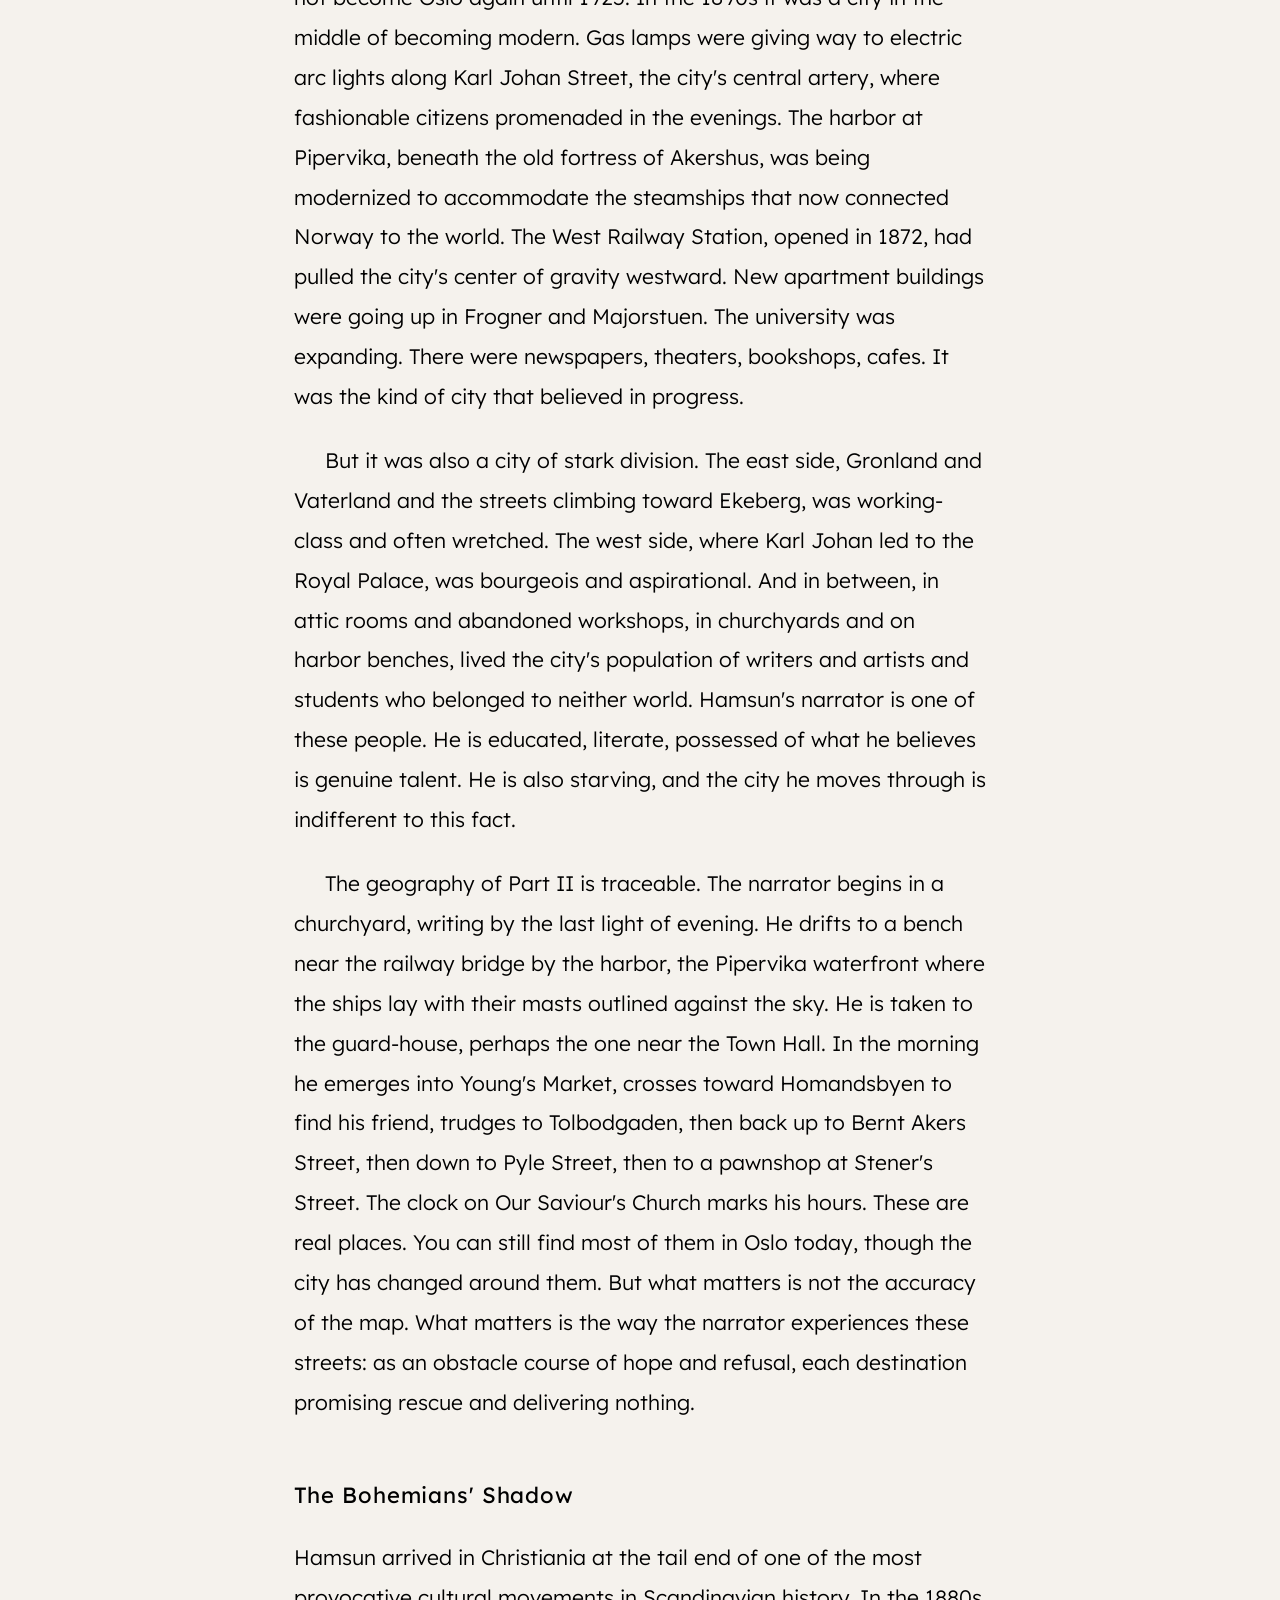
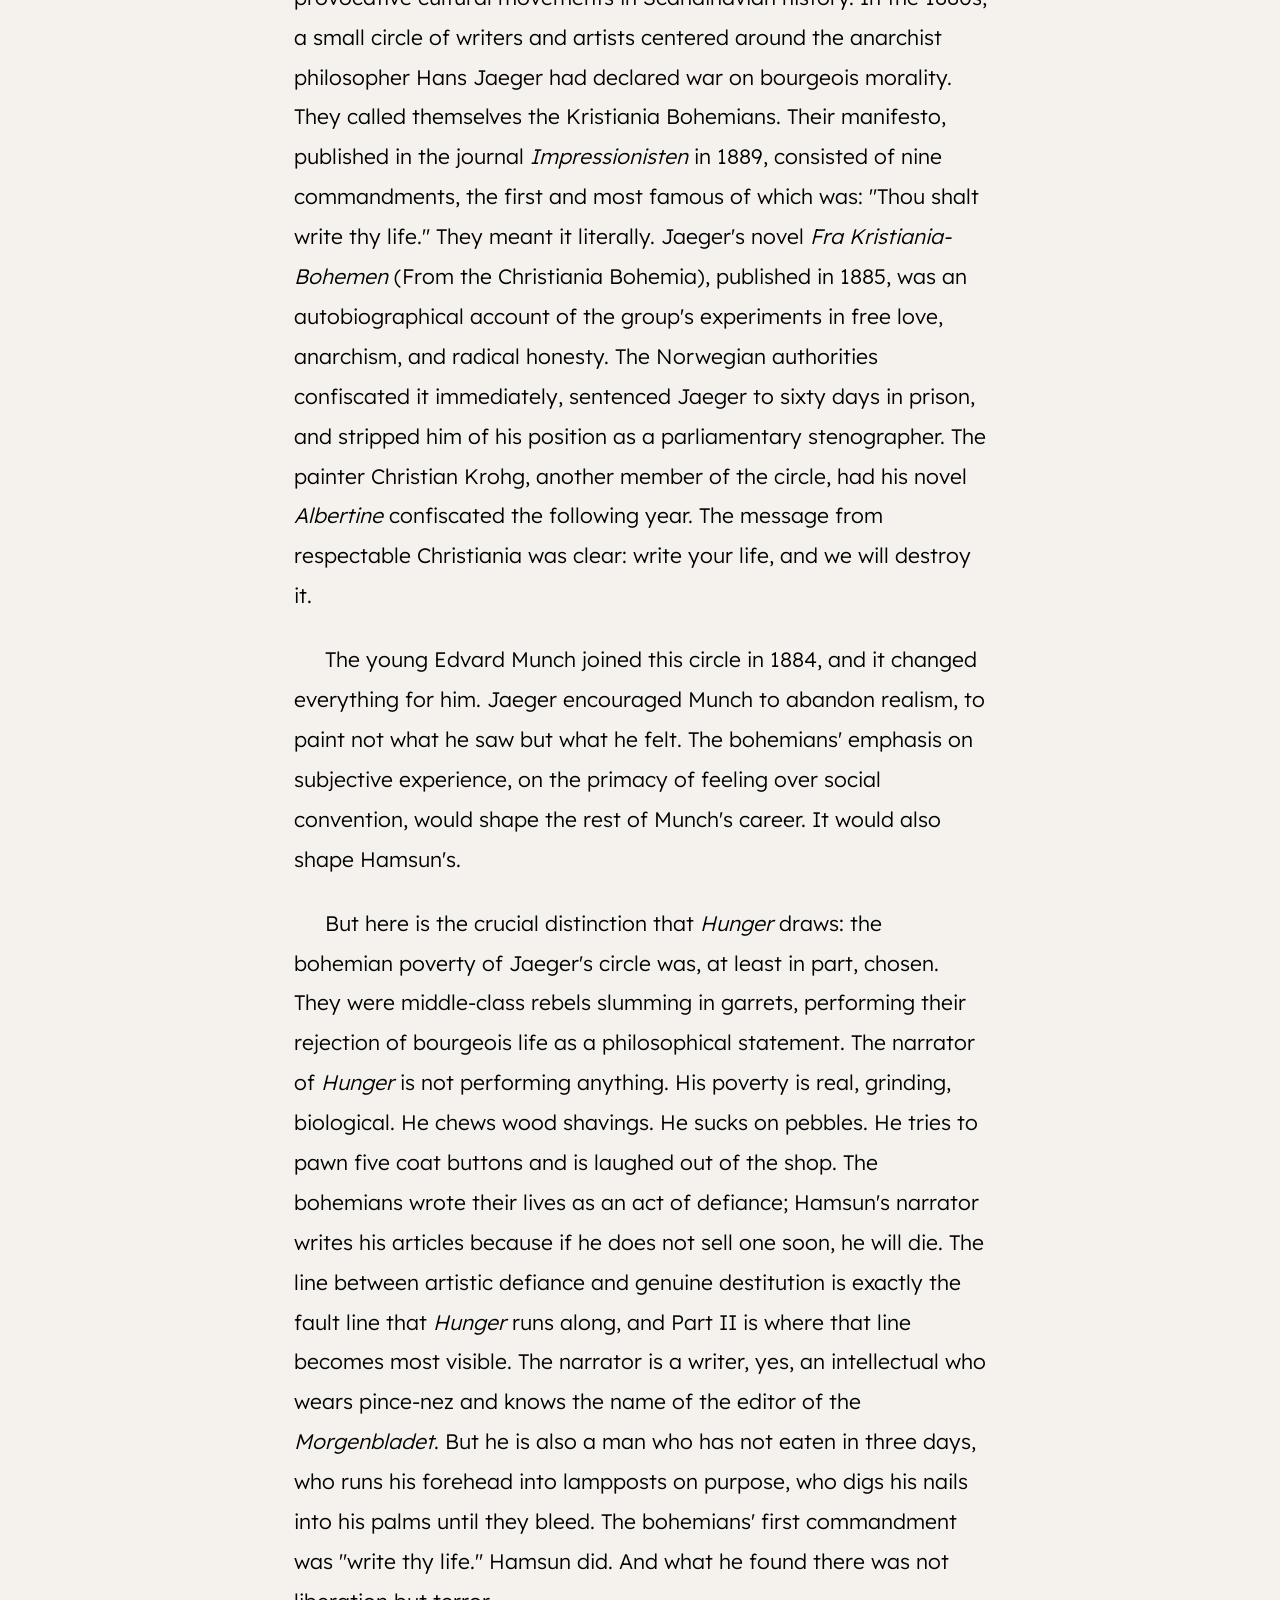
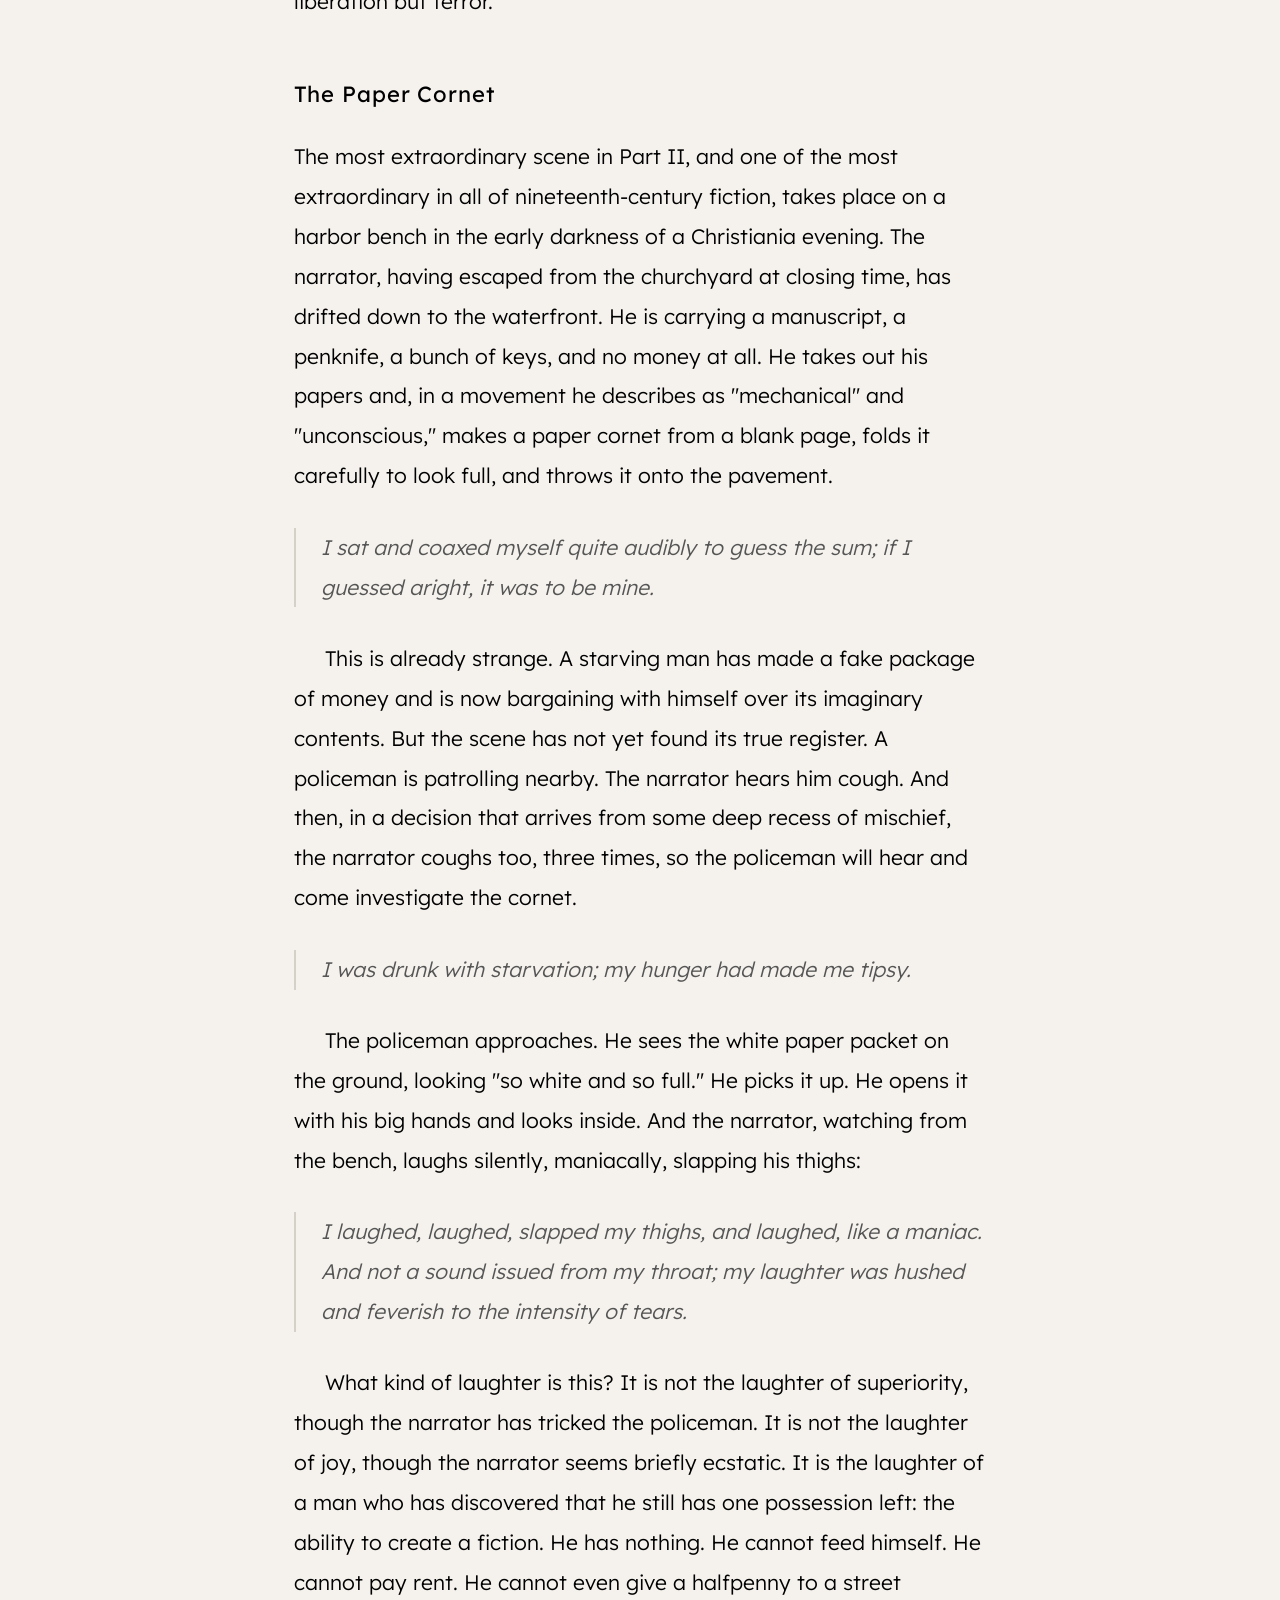
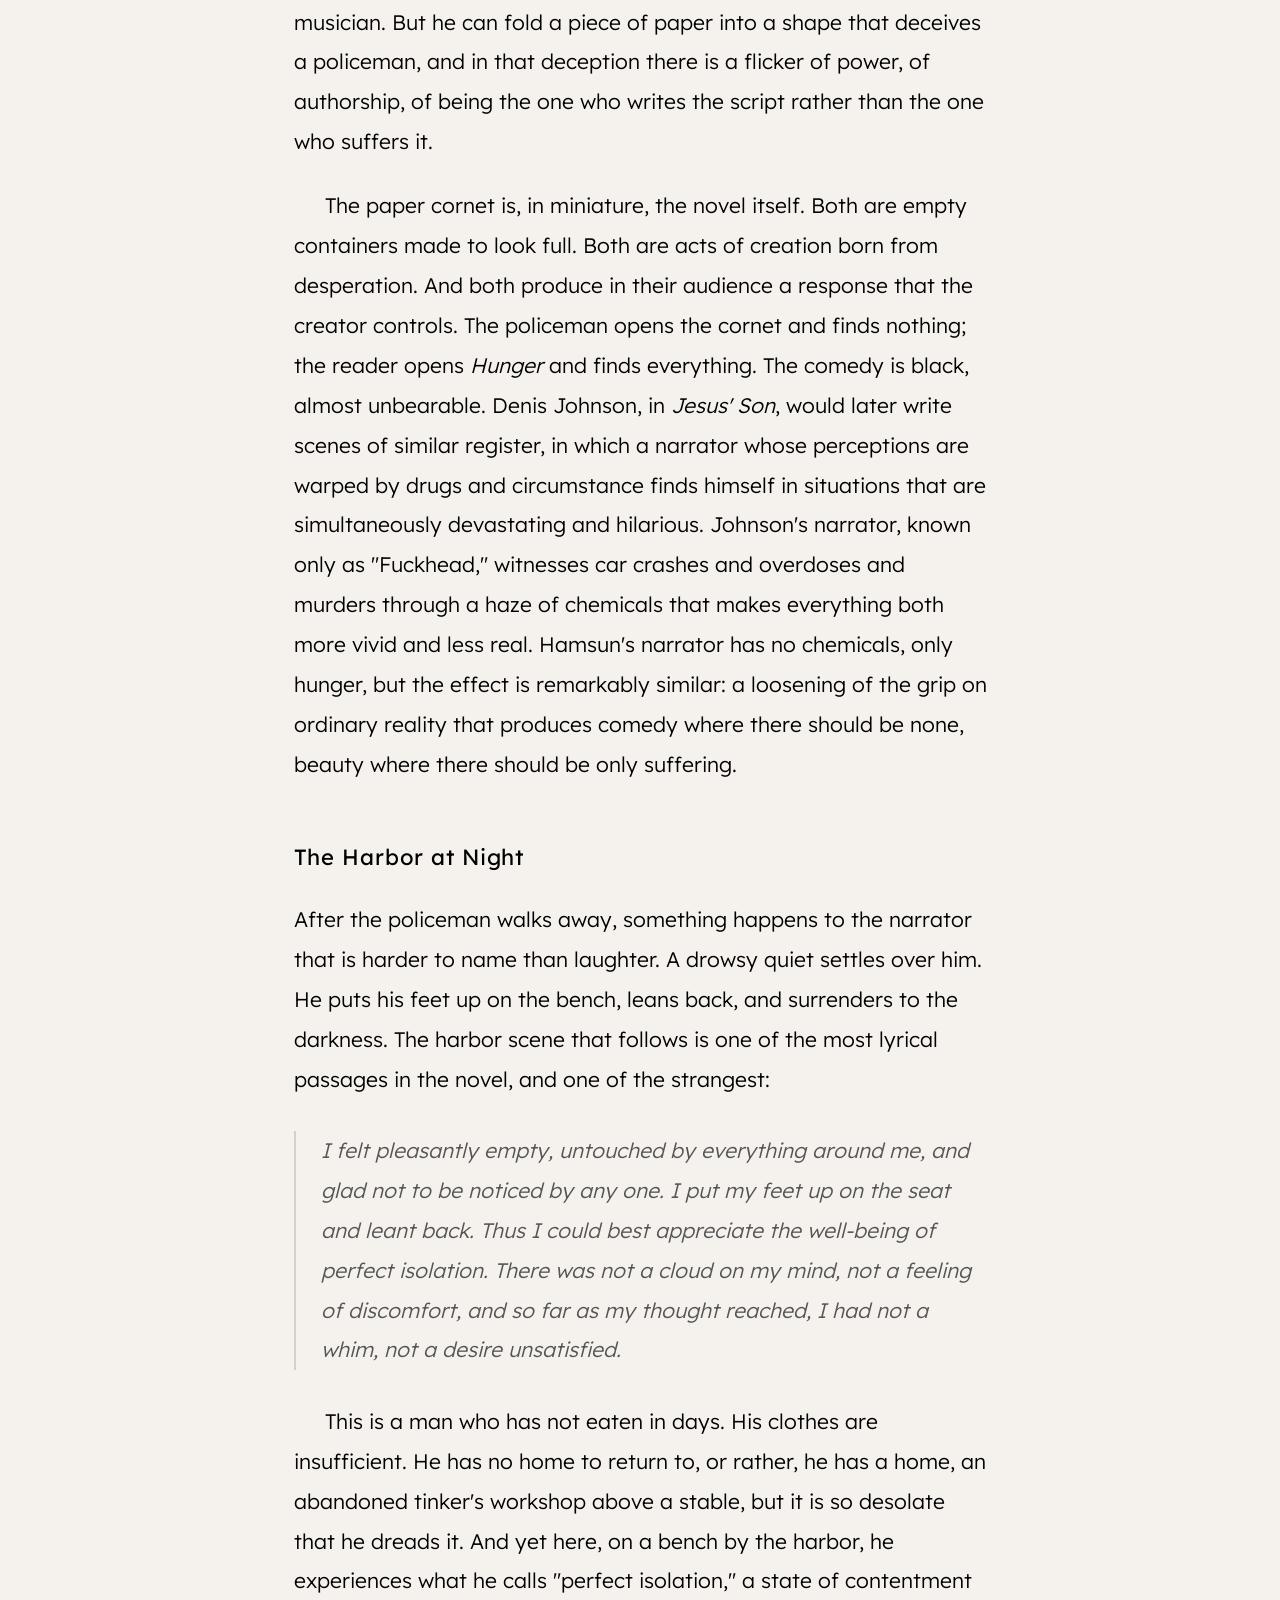
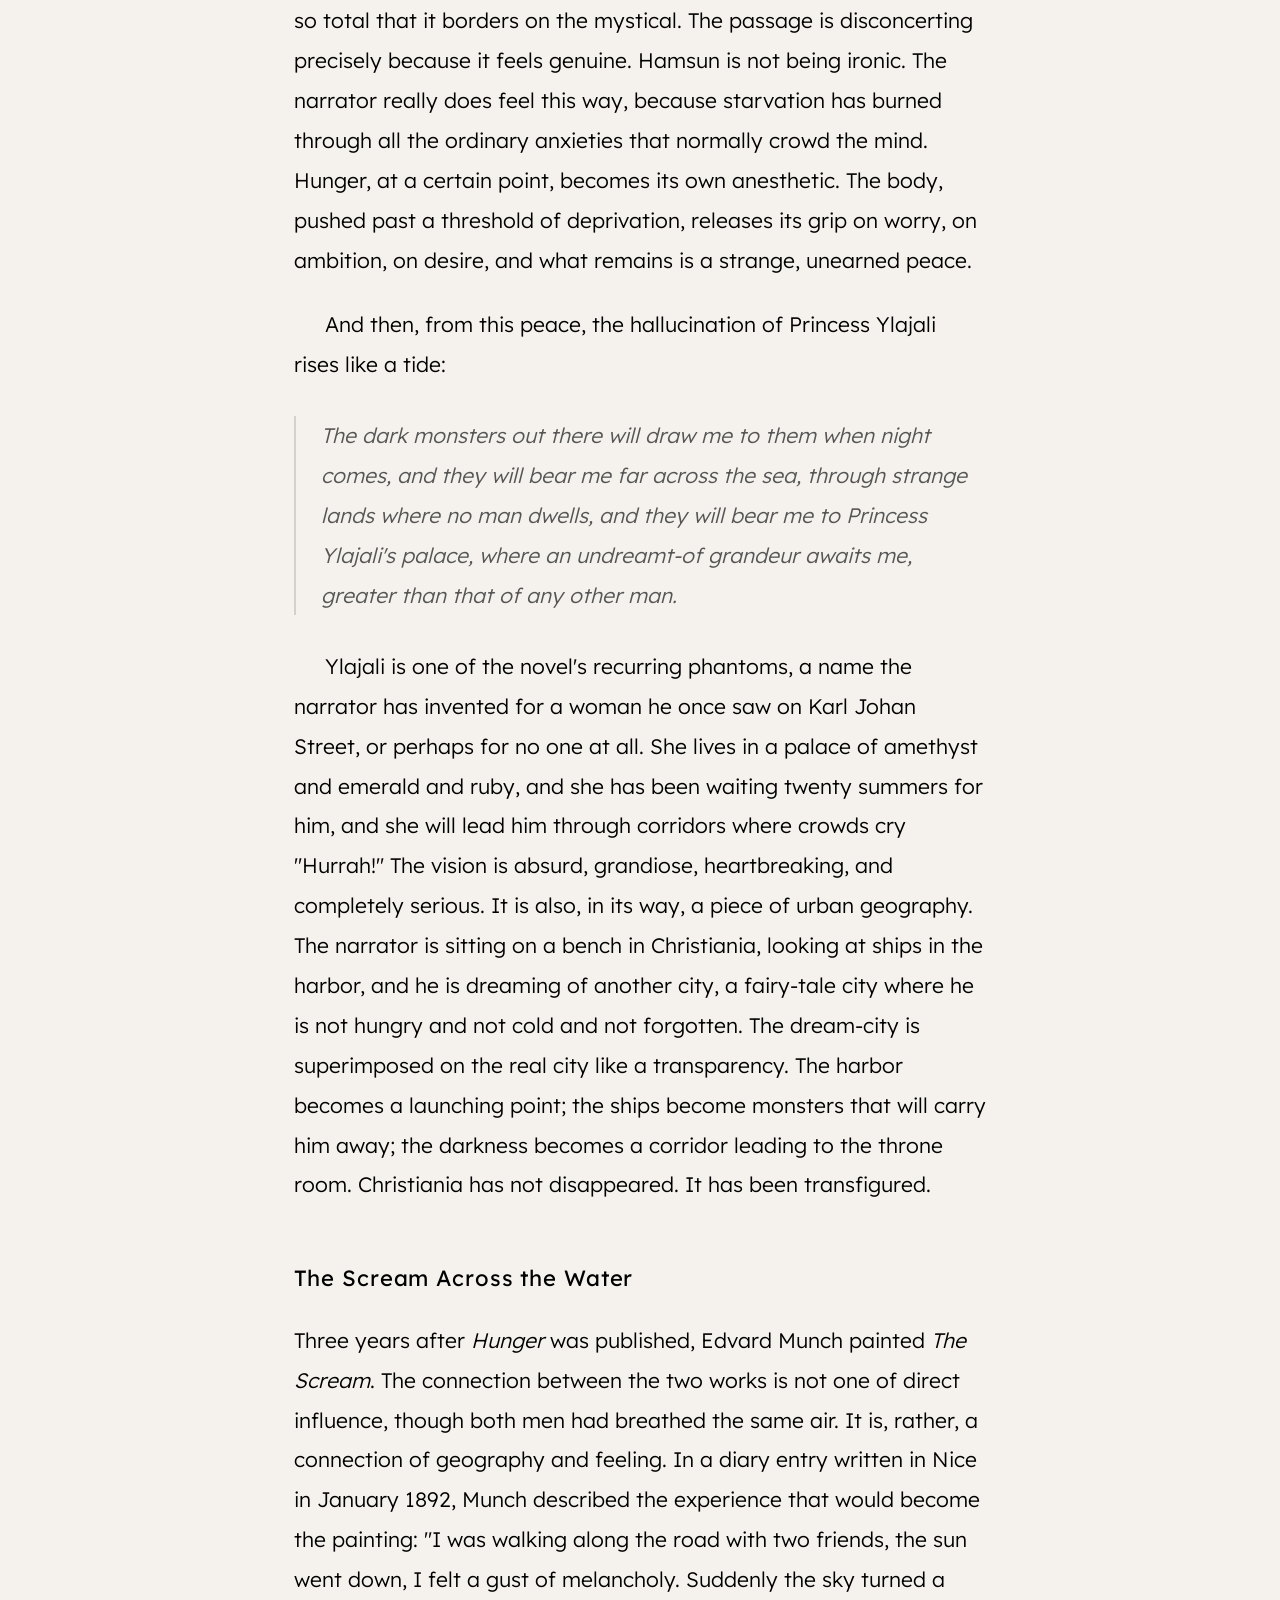
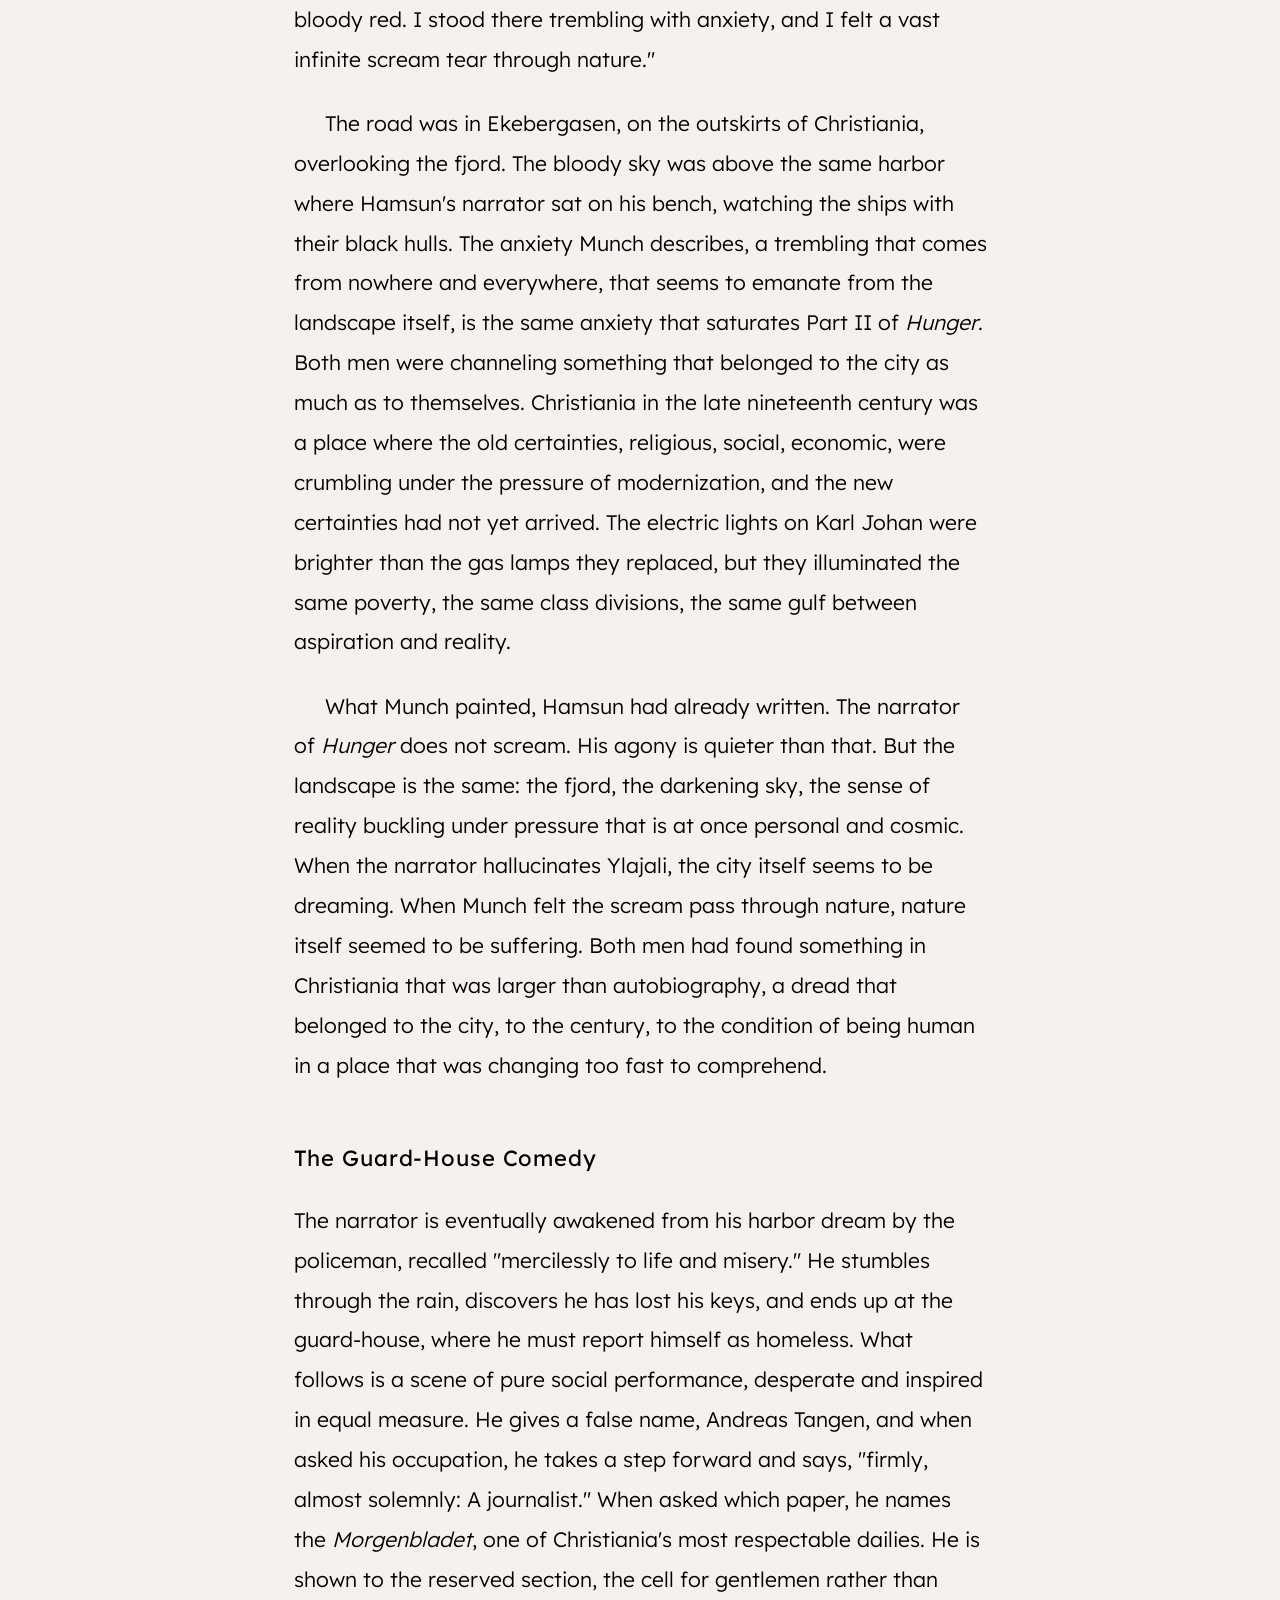
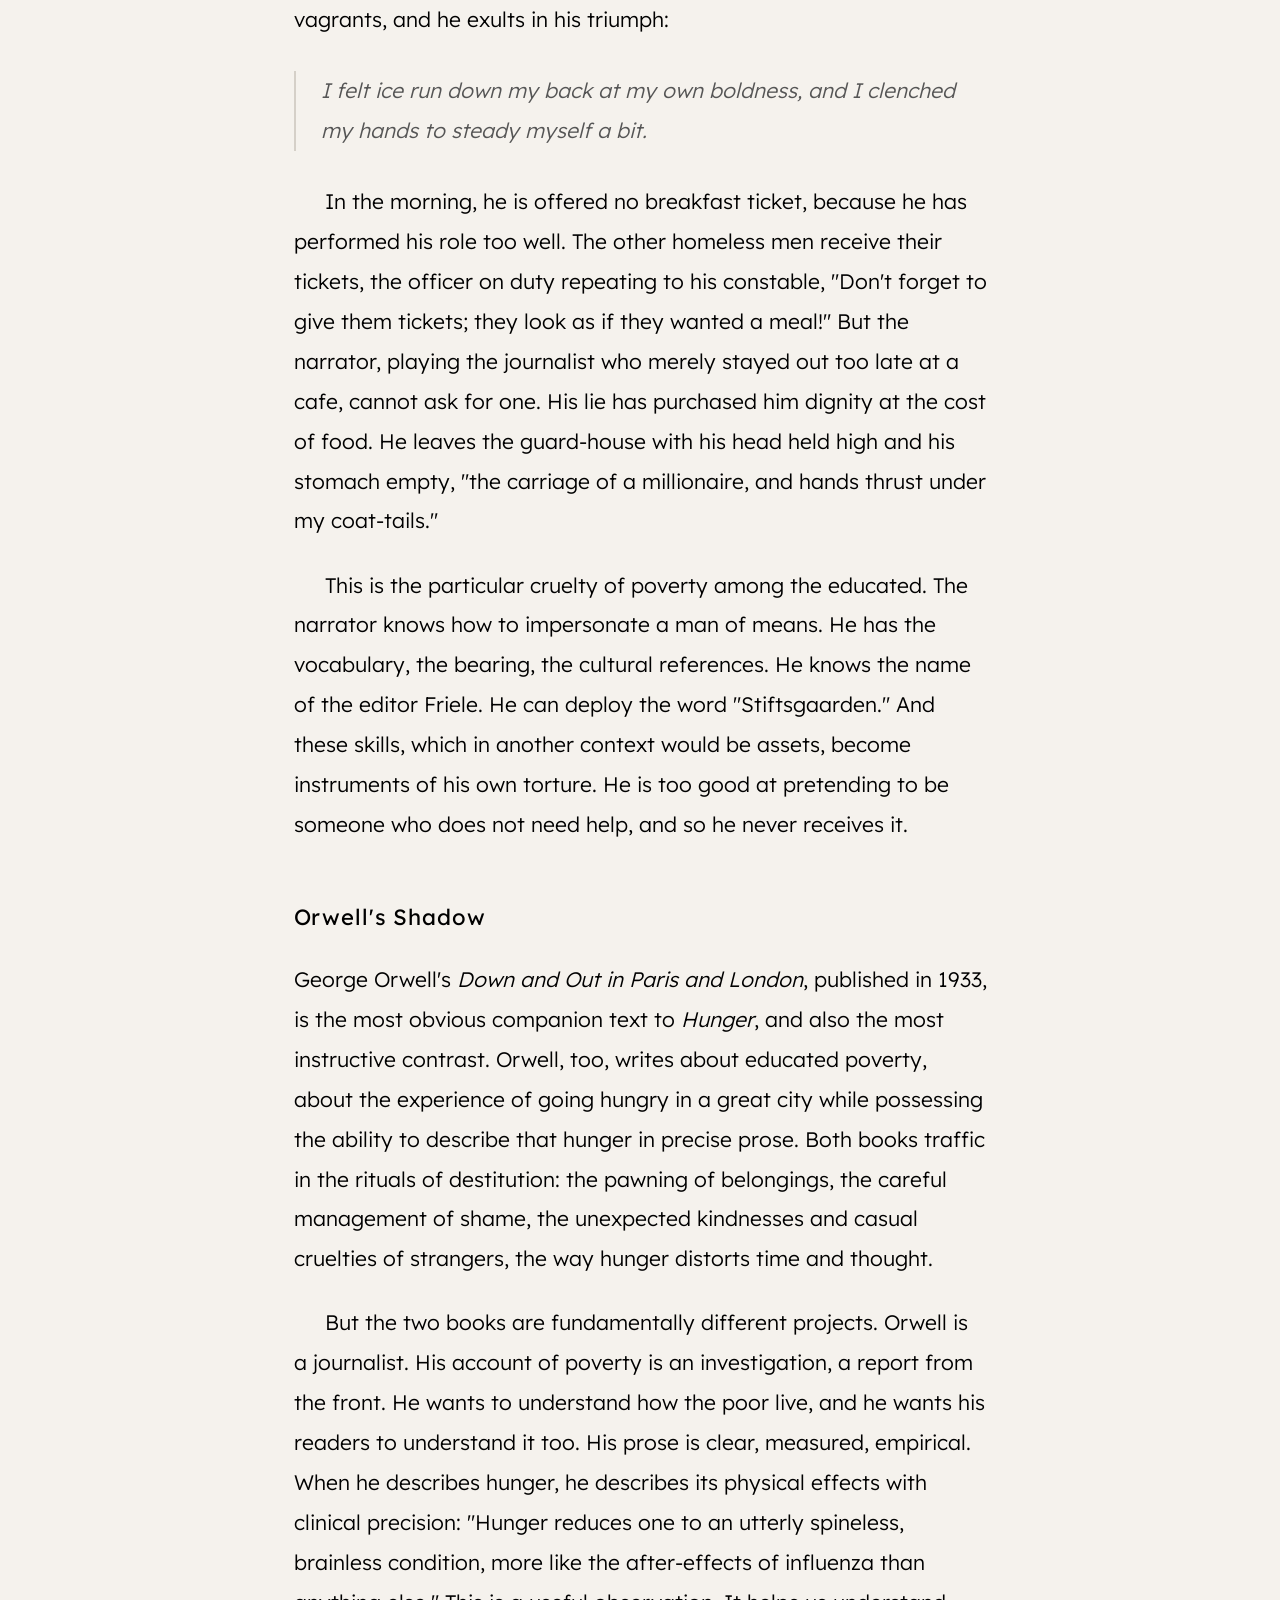
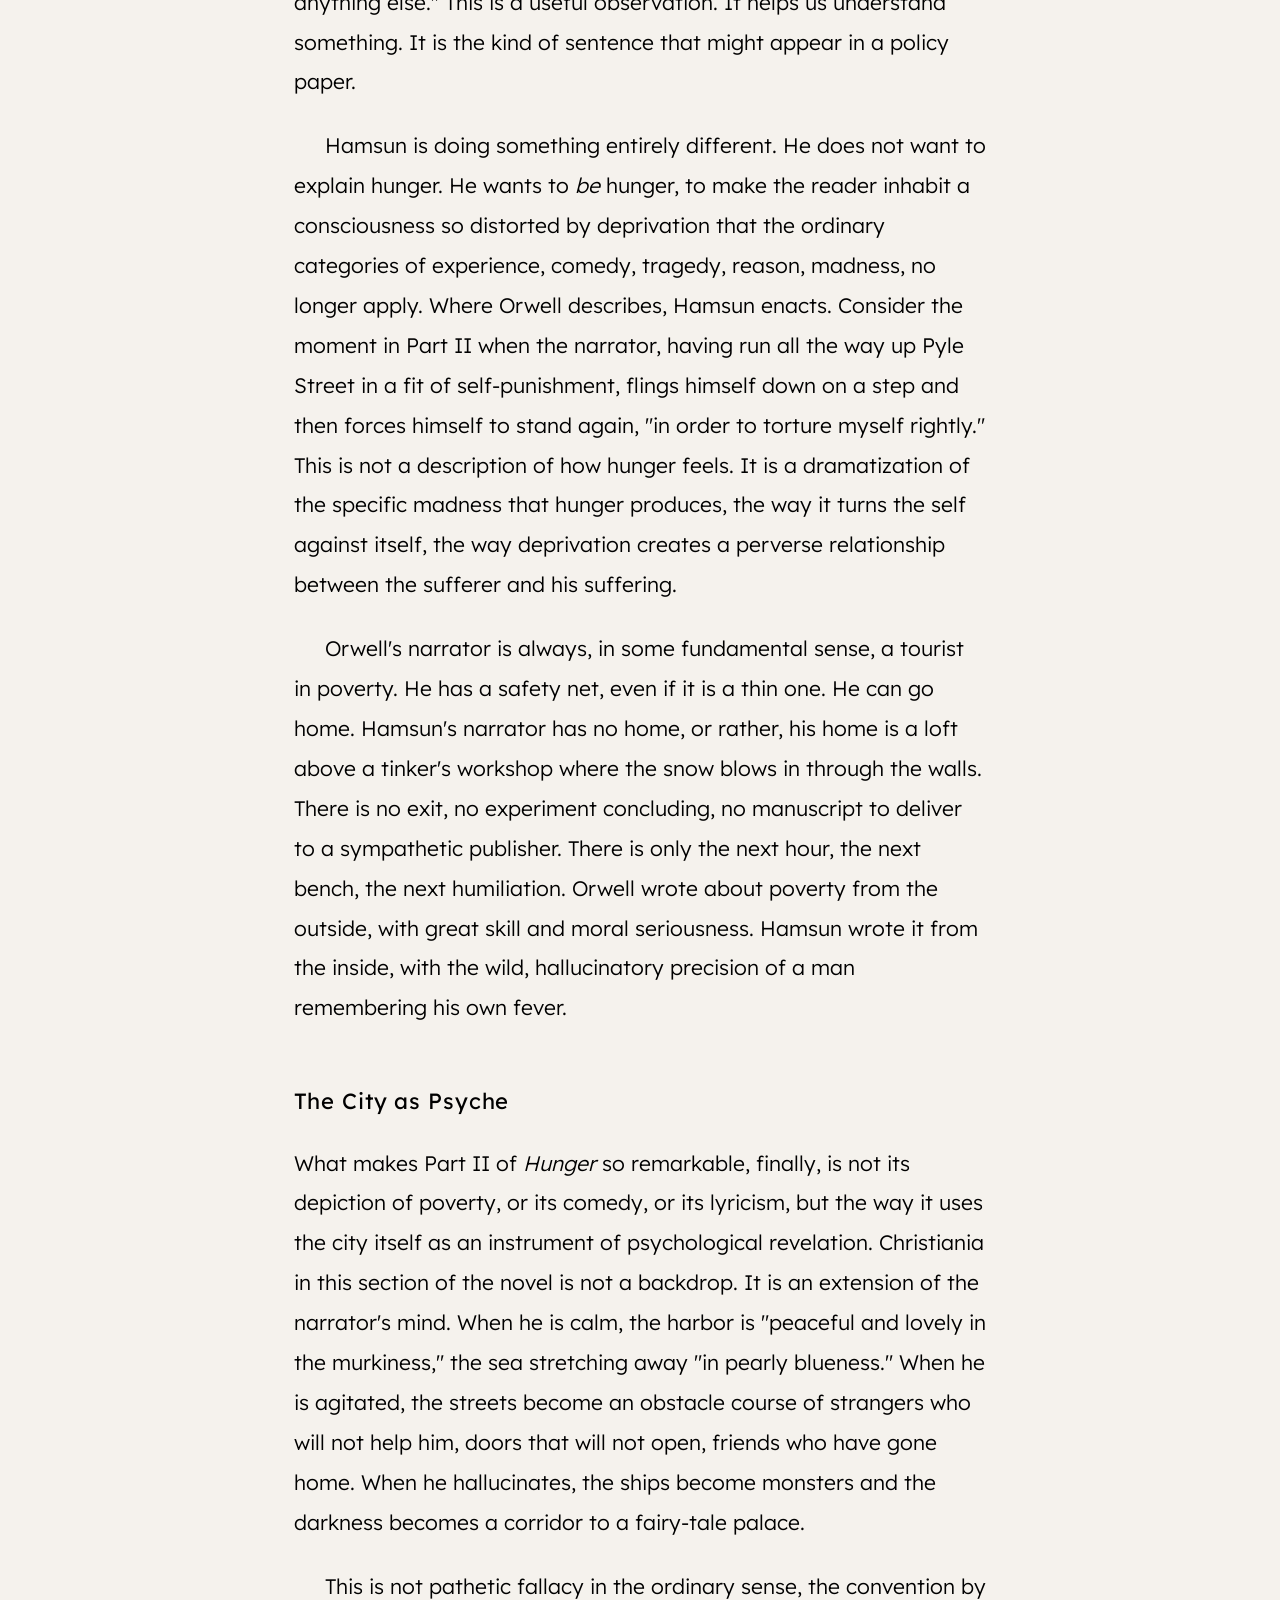
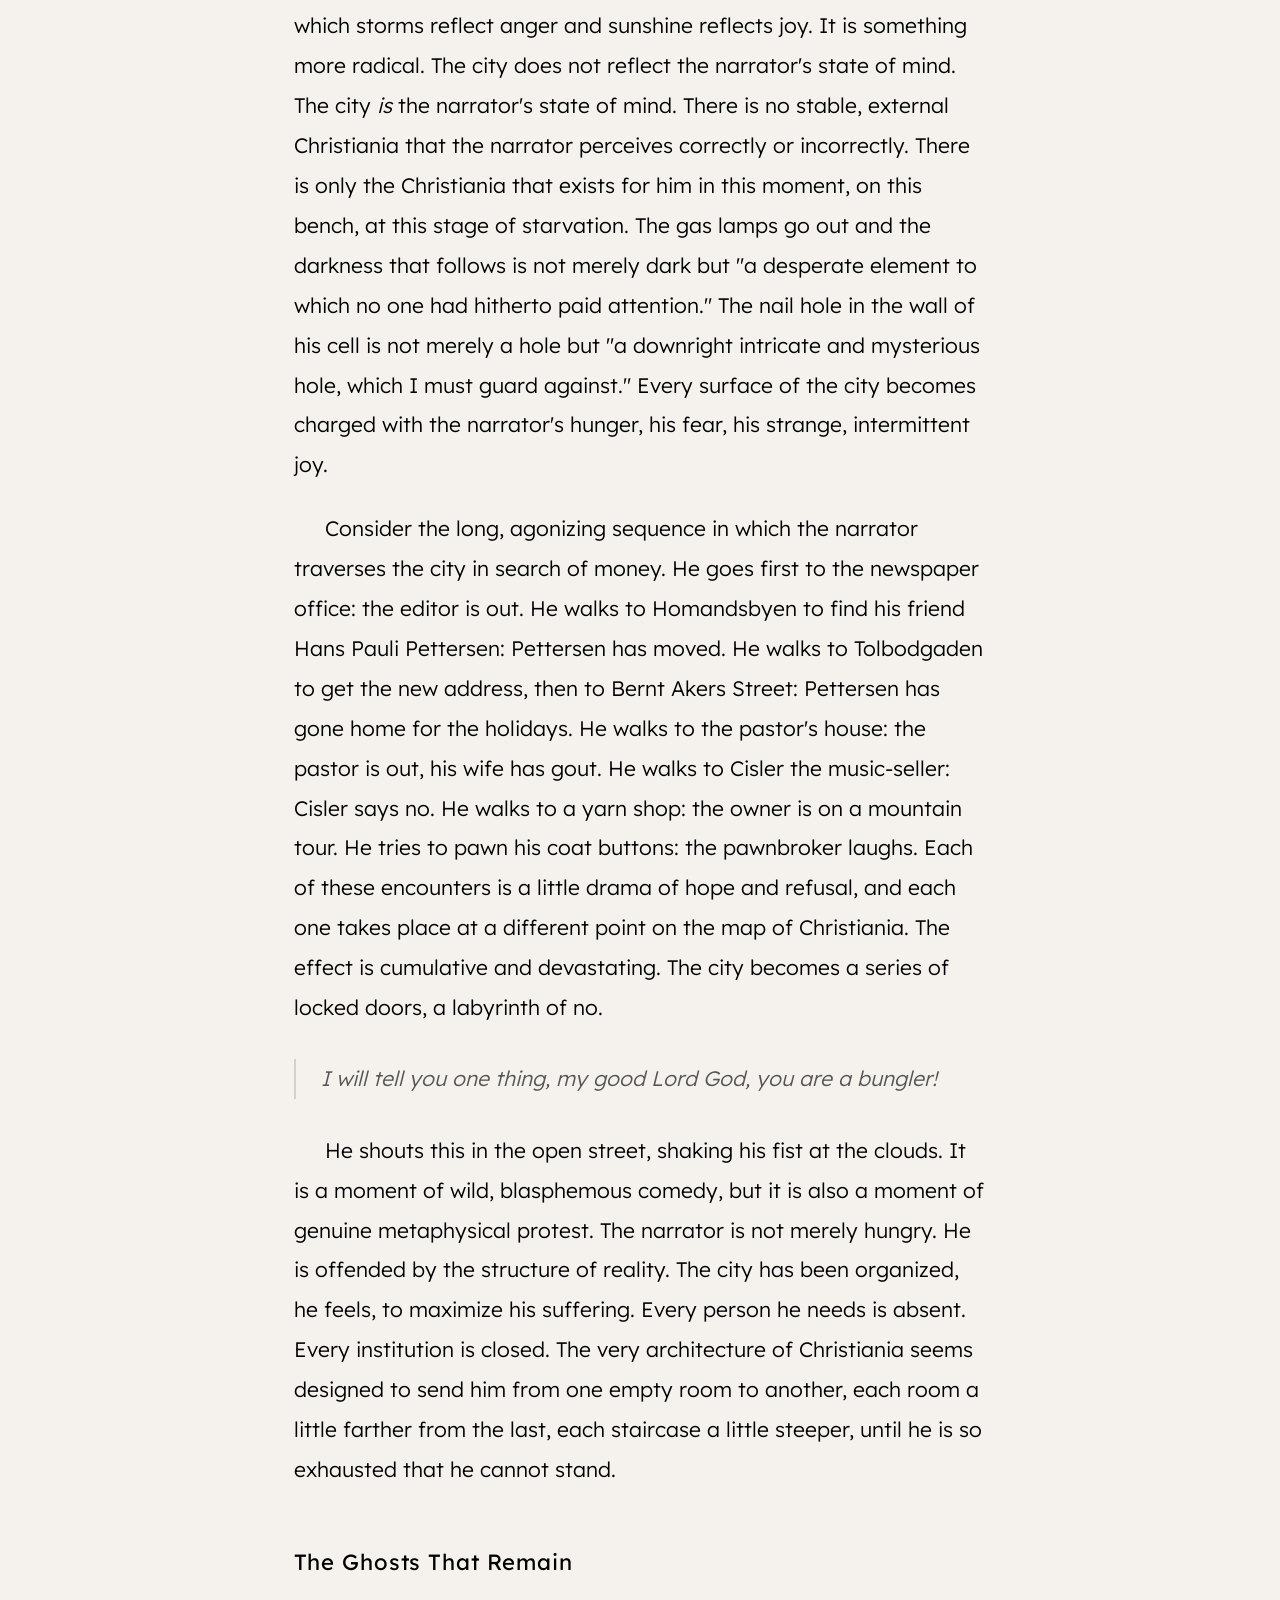
<file: docs/extra-2.html>
<!DOCTYPE html>
<html lang="en">
<head>
    <meta charset="UTF-8">
    <meta name="viewport" content="width=device-width, initial-scale=1.0">
    <title>Hunger — Christiania: A City of Ghosts</title>
    <link rel="preconnect" href="https://fonts.googleapis.com">
    <link href="https://fonts.googleapis.com/css2?family=Lexend:wght@300;400;500&display=swap" rel="stylesheet">
    <link rel="stylesheet" href="style.css">
</head>
<body>
    <header>
        <a href="index.html" class="home-link">Hunger</a>
    </header>
    <main data-type="extra" data-chapter="2">
        <h1>Christiania: A City of Ghosts</h1>

        <p>In the autumn of 1888, a twenty-nine-year-old Norwegian named Knut Hamsun stood on the deck of the transatlantic steamer <em>Thingvalla</em> as it entered the Christiania fjord. The ship was bound for Copenhagen, but it stopped first in Christiania, the small northern capital where Hamsun had once wandered the streets half-starved, scribbling articles that no one would buy, sleeping in doorways and abandoned workshops. He could have disembarked. He chose not to. The city was too close to his skin. He stayed on board, watched the harbor slide past, and continued on to Copenhagen, where he rented a cheap attic room and began to write the novel that would make his name. The memories of Christiania, it turned out, were easier to bear on paper than on foot.</p>

        <p>Two years later, in 1890, <em>Hunger</em> was published. It is a book set in a very specific city at a very specific moment, and Part II plunges us into that city more deeply than any other section. The narrator wanders from churchyard to harbor bench to guard-house to pawnshop, tracing a map of desperation across Christiania's streets. The city is named. Its landmarks are real. Its weather is real. But something else is happening, too: the city is dissolving. Under the pressure of starvation and sleeplessness, Christiania becomes a hallucination of itself, a place where policemen clink across the cobblestones like ghosts and empty paper cornets shimmer with imaginary silver. To read Part II is to watch a real city become an unreal one, and to understand that the distance between the two was never very great.</p>

        <h2>The City on the Fjord</h2>

        <p>Christiania in 1890 was a city of perhaps 150,000 souls, small by European standards but growing fast, pressed between mountains and sea at the head of its long fjord. It had been called Christiania since 1624, when King Christian IV rebuilt it after a fire, and it would not become Oslo again until 1925. In the 1890s it was a city in the middle of becoming modern. Gas lamps were giving way to electric arc lights along Karl Johan Street, the city's central artery, where fashionable citizens promenaded in the evenings. The harbor at Pipervika, beneath the old fortress of Akershus, was being modernized to accommodate the steamships that now connected Norway to the world. The West Railway Station, opened in 1872, had pulled the city's center of gravity westward. New apartment buildings were going up in Frogner and Majorstuen. The university was expanding. There were newspapers, theaters, bookshops, cafes. It was the kind of city that believed in progress.</p>

        <p>But it was also a city of stark division. The east side, Gronland and Vaterland and the streets climbing toward Ekeberg, was working-class and often wretched. The west side, where Karl Johan led to the Royal Palace, was bourgeois and aspirational. And in between, in attic rooms and abandoned workshops, in churchyards and on harbor benches, lived the city's population of writers and artists and students who belonged to neither world. Hamsun's narrator is one of these people. He is educated, literate, possessed of what he believes is genuine talent. He is also starving, and the city he moves through is indifferent to this fact.</p>

        <p>The geography of Part II is traceable. The narrator begins in a churchyard, writing by the last light of evening. He drifts to a bench near the railway bridge by the harbor, the Pipervika waterfront where the ships lay with their masts outlined against the sky. He is taken to the guard-house, perhaps the one near the Town Hall. In the morning he emerges into Young's Market, crosses toward Homandsbyen to find his friend, trudges to Tolbodgaden, then back up to Bernt Akers Street, then down to Pyle Street, then to a pawnshop at Stener's Street. The clock on Our Saviour's Church marks his hours. These are real places. You can still find most of them in Oslo today, though the city has changed around them. But what matters is not the accuracy of the map. What matters is the way the narrator experiences these streets: as an obstacle course of hope and refusal, each destination promising rescue and delivering nothing.</p>

        <h2>The Bohemians' Shadow</h2>

        <p>Hamsun arrived in Christiania at the tail end of one of the most provocative cultural movements in Scandinavian history. In the 1880s, a small circle of writers and artists centered around the anarchist philosopher Hans Jaeger had declared war on bourgeois morality. They called themselves the Kristiania Bohemians. Their manifesto, published in the journal <em>Impressionisten</em> in 1889, consisted of nine commandments, the first and most famous of which was: "Thou shalt write thy life." They meant it literally. Jaeger's novel <em>Fra Kristiania-Bohemen</em> (From the Christiania Bohemia), published in 1885, was an autobiographical account of the group's experiments in free love, anarchism, and radical honesty. The Norwegian authorities confiscated it immediately, sentenced Jaeger to sixty days in prison, and stripped him of his position as a parliamentary stenographer. The painter Christian Krohg, another member of the circle, had his novel <em>Albertine</em> confiscated the following year. The message from respectable Christiania was clear: write your life, and we will destroy it.</p>

        <p>The young Edvard Munch joined this circle in 1884, and it changed everything for him. Jaeger encouraged Munch to abandon realism, to paint not what he saw but what he felt. The bohemians' emphasis on subjective experience, on the primacy of feeling over social convention, would shape the rest of Munch's career. It would also shape Hamsun's.</p>

        <p>But here is the crucial distinction that <em>Hunger</em> draws: the bohemian poverty of Jaeger's circle was, at least in part, chosen. They were middle-class rebels slumming in garrets, performing their rejection of bourgeois life as a philosophical statement. The narrator of <em>Hunger</em> is not performing anything. His poverty is real, grinding, biological. He chews wood shavings. He sucks on pebbles. He tries to pawn five coat buttons and is laughed out of the shop. The bohemians wrote their lives as an act of defiance; Hamsun's narrator writes his articles because if he does not sell one soon, he will die. The line between artistic defiance and genuine destitution is exactly the fault line that <em>Hunger</em> runs along, and Part II is where that line becomes most visible. The narrator is a writer, yes, an intellectual who wears pince-nez and knows the name of the editor of the <em>Morgenbladet</em>. But he is also a man who has not eaten in three days, who runs his forehead into lampposts on purpose, who digs his nails into his palms until they bleed. The bohemians' first commandment was "write thy life." Hamsun did. And what he found there was not liberation but terror.</p>

        <h2>The Paper Cornet</h2>

        <p>The most extraordinary scene in Part II, and one of the most extraordinary in all of nineteenth-century fiction, takes place on a harbor bench in the early darkness of a Christiania evening. The narrator, having escaped from the churchyard at closing time, has drifted down to the waterfront. He is carrying a manuscript, a penknife, a bunch of keys, and no money at all. He takes out his papers and, in a movement he describes as "mechanical" and "unconscious," makes a paper cornet from a blank page, folds it carefully to look full, and throws it onto the pavement.</p>

        <blockquote><p>I sat and coaxed myself quite audibly to guess the sum; if I guessed aright, it was to be mine.</p></blockquote>

        <p>This is already strange. A starving man has made a fake package of money and is now bargaining with himself over its imaginary contents. But the scene has not yet found its true register. A policeman is patrolling nearby. The narrator hears him cough. And then, in a decision that arrives from some deep recess of mischief, the narrator coughs too, three times, so the policeman will hear and come investigate the cornet.</p>

        <blockquote><p>I was drunk with starvation; my hunger had made me tipsy.</p></blockquote>

        <p>The policeman approaches. He sees the white paper packet on the ground, looking "so white and so full." He picks it up. He opens it with his big hands and looks inside. And the narrator, watching from the bench, laughs silently, maniacally, slapping his thighs:</p>

        <blockquote><p>I laughed, laughed, slapped my thighs, and laughed, like a maniac. And not a sound issued from my throat; my laughter was hushed and feverish to the intensity of tears.</p></blockquote>

        <p>What kind of laughter is this? It is not the laughter of superiority, though the narrator has tricked the policeman. It is not the laughter of joy, though the narrator seems briefly ecstatic. It is the laughter of a man who has discovered that he still has one possession left: the ability to create a fiction. He has nothing. He cannot feed himself. He cannot pay rent. He cannot even give a halfpenny to a street musician. But he can fold a piece of paper into a shape that deceives a policeman, and in that deception there is a flicker of power, of authorship, of being the one who writes the script rather than the one who suffers it.</p>

        <p>The paper cornet is, in miniature, the novel itself. Both are empty containers made to look full. Both are acts of creation born from desperation. And both produce in their audience a response that the creator controls. The policeman opens the cornet and finds nothing; the reader opens <em>Hunger</em> and finds everything. The comedy is black, almost unbearable. Denis Johnson, in <em>Jesus' Son</em>, would later write scenes of similar register, in which a narrator whose perceptions are warped by drugs and circumstance finds himself in situations that are simultaneously devastating and hilarious. Johnson's narrator, known only as "Fuckhead," witnesses car crashes and overdoses and murders through a haze of chemicals that makes everything both more vivid and less real. Hamsun's narrator has no chemicals, only hunger, but the effect is remarkably similar: a loosening of the grip on ordinary reality that produces comedy where there should be none, beauty where there should be only suffering.</p>

        <h2>The Harbor at Night</h2>

        <p>After the policeman walks away, something happens to the narrator that is harder to name than laughter. A drowsy quiet settles over him. He puts his feet up on the bench, leans back, and surrenders to the darkness. The harbor scene that follows is one of the most lyrical passages in the novel, and one of the strangest:</p>

        <blockquote><p>I felt pleasantly empty, untouched by everything around me, and glad not to be noticed by any one. I put my feet up on the seat and leant back. Thus I could best appreciate the well-being of perfect isolation. There was not a cloud on my mind, not a feeling of discomfort, and so far as my thought reached, I had not a whim, not a desire unsatisfied.</p></blockquote>

        <p>This is a man who has not eaten in days. His clothes are insufficient. He has no home to return to, or rather, he has a home, an abandoned tinker's workshop above a stable, but it is so desolate that he dreads it. And yet here, on a bench by the harbor, he experiences what he calls "perfect isolation," a state of contentment so total that it borders on the mystical. The passage is disconcerting precisely because it feels genuine. Hamsun is not being ironic. The narrator really does feel this way, because starvation has burned through all the ordinary anxieties that normally crowd the mind. Hunger, at a certain point, becomes its own anesthetic. The body, pushed past a threshold of deprivation, releases its grip on worry, on ambition, on desire, and what remains is a strange, unearned peace.</p>

        <p>And then, from this peace, the hallucination of Princess Ylajali rises like a tide:</p>

        <blockquote><p>The dark monsters out there will draw me to them when night comes, and they will bear me far across the sea, through strange lands where no man dwells, and they will bear me to Princess Ylajali's palace, where an undreamt-of grandeur awaits me, greater than that of any other man.</p></blockquote>

        <p>Ylajali is one of the novel's recurring phantoms, a name the narrator has invented for a woman he once saw on Karl Johan Street, or perhaps for no one at all. She lives in a palace of amethyst and emerald and ruby, and she has been waiting twenty summers for him, and she will lead him through corridors where crowds cry "Hurrah!" The vision is absurd, grandiose, heartbreaking, and completely serious. It is also, in its way, a piece of urban geography. The narrator is sitting on a bench in Christiania, looking at ships in the harbor, and he is dreaming of another city, a fairy-tale city where he is not hungry and not cold and not forgotten. The dream-city is superimposed on the real city like a transparency. The harbor becomes a launching point; the ships become monsters that will carry him away; the darkness becomes a corridor leading to the throne room. Christiania has not disappeared. It has been transfigured.</p>

        <h2>The Scream Across the Water</h2>

        <p>Three years after <em>Hunger</em> was published, Edvard Munch painted <em>The Scream</em>. The connection between the two works is not one of direct influence, though both men had breathed the same air. It is, rather, a connection of geography and feeling. In a diary entry written in Nice in January 1892, Munch described the experience that would become the painting: "I was walking along the road with two friends, the sun went down, I felt a gust of melancholy. Suddenly the sky turned a bloody red. I stood there trembling with anxiety, and I felt a vast infinite scream tear through nature."</p>

        <p>The road was in Ekebergasen, on the outskirts of Christiania, overlooking the fjord. The bloody sky was above the same harbor where Hamsun's narrator sat on his bench, watching the ships with their black hulls. The anxiety Munch describes, a trembling that comes from nowhere and everywhere, that seems to emanate from the landscape itself, is the same anxiety that saturates Part II of <em>Hunger</em>. Both men were channeling something that belonged to the city as much as to themselves. Christiania in the late nineteenth century was a place where the old certainties, religious, social, economic, were crumbling under the pressure of modernization, and the new certainties had not yet arrived. The electric lights on Karl Johan were brighter than the gas lamps they replaced, but they illuminated the same poverty, the same class divisions, the same gulf between aspiration and reality.</p>

        <p>What Munch painted, Hamsun had already written. The narrator of <em>Hunger</em> does not scream. His agony is quieter than that. But the landscape is the same: the fjord, the darkening sky, the sense of reality buckling under pressure that is at once personal and cosmic. When the narrator hallucinates Ylajali, the city itself seems to be dreaming. When Munch felt the scream pass through nature, nature itself seemed to be suffering. Both men had found something in Christiania that was larger than autobiography, a dread that belonged to the city, to the century, to the condition of being human in a place that was changing too fast to comprehend.</p>

        <h2>The Guard-House Comedy</h2>

        <p>The narrator is eventually awakened from his harbor dream by the policeman, recalled "mercilessly to life and misery." He stumbles through the rain, discovers he has lost his keys, and ends up at the guard-house, where he must report himself as homeless. What follows is a scene of pure social performance, desperate and inspired in equal measure. He gives a false name, Andreas Tangen, and when asked his occupation, he takes a step forward and says, "firmly, almost solemnly: A journalist." When asked which paper, he names the <em>Morgenbladet</em>, one of Christiania's most respectable dailies. He is shown to the reserved section, the cell for gentlemen rather than vagrants, and he exults in his triumph:</p>

        <blockquote><p>I felt ice run down my back at my own boldness, and I clenched my hands to steady myself a bit.</p></blockquote>

        <p>In the morning, he is offered no breakfast ticket, because he has performed his role too well. The other homeless men receive their tickets, the officer on duty repeating to his constable, "Don't forget to give them tickets; they look as if they wanted a meal!" But the narrator, playing the journalist who merely stayed out too late at a cafe, cannot ask for one. His lie has purchased him dignity at the cost of food. He leaves the guard-house with his head held high and his stomach empty, "the carriage of a millionaire, and hands thrust under my coat-tails."</p>

        <p>This is the particular cruelty of poverty among the educated. The narrator knows how to impersonate a man of means. He has the vocabulary, the bearing, the cultural references. He knows the name of the editor Friele. He can deploy the word "Stiftsgaarden." And these skills, which in another context would be assets, become instruments of his own torture. He is too good at pretending to be someone who does not need help, and so he never receives it.</p>

        <h2>Orwell's Shadow</h2>

        <p>George Orwell's <em>Down and Out in Paris and London</em>, published in 1933, is the most obvious companion text to <em>Hunger</em>, and also the most instructive contrast. Orwell, too, writes about educated poverty, about the experience of going hungry in a great city while possessing the ability to describe that hunger in precise prose. Both books traffic in the rituals of destitution: the pawning of belongings, the careful management of shame, the unexpected kindnesses and casual cruelties of strangers, the way hunger distorts time and thought.</p>

        <p>But the two books are fundamentally different projects. Orwell is a journalist. His account of poverty is an investigation, a report from the front. He wants to understand how the poor live, and he wants his readers to understand it too. His prose is clear, measured, empirical. When he describes hunger, he describes its physical effects with clinical precision: "Hunger reduces one to an utterly spineless, brainless condition, more like the after-effects of influenza than anything else." This is a useful observation. It helps us understand something. It is the kind of sentence that might appear in a policy paper.</p>

        <p>Hamsun is doing something entirely different. He does not want to explain hunger. He wants to <em>be</em> hunger, to make the reader inhabit a consciousness so distorted by deprivation that the ordinary categories of experience, comedy, tragedy, reason, madness, no longer apply. Where Orwell describes, Hamsun enacts. Consider the moment in Part II when the narrator, having run all the way up Pyle Street in a fit of self-punishment, flings himself down on a step and then forces himself to stand again, "in order to torture myself rightly." This is not a description of how hunger feels. It is a dramatization of the specific madness that hunger produces, the way it turns the self against itself, the way deprivation creates a perverse relationship between the sufferer and his suffering.</p>

        <p>Orwell's narrator is always, in some fundamental sense, a tourist in poverty. He has a safety net, even if it is a thin one. He can go home. Hamsun's narrator has no home, or rather, his home is a loft above a tinker's workshop where the snow blows in through the walls. There is no exit, no experiment concluding, no manuscript to deliver to a sympathetic publisher. There is only the next hour, the next bench, the next humiliation. Orwell wrote about poverty from the outside, with great skill and moral seriousness. Hamsun wrote it from the inside, with the wild, hallucinatory precision of a man remembering his own fever.</p>

        <h2>The City as Psyche</h2>

        <p>What makes Part II of <em>Hunger</em> so remarkable, finally, is not its depiction of poverty, or its comedy, or its lyricism, but the way it uses the city itself as an instrument of psychological revelation. Christiania in this section of the novel is not a backdrop. It is an extension of the narrator's mind. When he is calm, the harbor is "peaceful and lovely in the murkiness," the sea stretching away "in pearly blueness." When he is agitated, the streets become an obstacle course of strangers who will not help him, doors that will not open, friends who have gone home. When he hallucinates, the ships become monsters and the darkness becomes a corridor to a fairy-tale palace.</p>

        <p>This is not pathetic fallacy in the ordinary sense, the convention by which storms reflect anger and sunshine reflects joy. It is something more radical. The city does not reflect the narrator's state of mind. The city <em>is</em> the narrator's state of mind. There is no stable, external Christiania that the narrator perceives correctly or incorrectly. There is only the Christiania that exists for him in this moment, on this bench, at this stage of starvation. The gas lamps go out and the darkness that follows is not merely dark but "a desperate element to which no one had hitherto paid attention." The nail hole in the wall of his cell is not merely a hole but "a downright intricate and mysterious hole, which I must guard against." Every surface of the city becomes charged with the narrator's hunger, his fear, his strange, intermittent joy.</p>

        <p>Consider the long, agonizing sequence in which the narrator traverses the city in search of money. He goes first to the newspaper office: the editor is out. He walks to Homandsbyen to find his friend Hans Pauli Pettersen: Pettersen has moved. He walks to Tolbodgaden to get the new address, then to Bernt Akers Street: Pettersen has gone home for the holidays. He walks to the pastor's house: the pastor is out, his wife has gout. He walks to Cisler the music-seller: Cisler says no. He walks to a yarn shop: the owner is on a mountain tour. He tries to pawn his coat buttons: the pawnbroker laughs. Each of these encounters is a little drama of hope and refusal, and each one takes place at a different point on the map of Christiania. The effect is cumulative and devastating. The city becomes a series of locked doors, a labyrinth of no.</p>

        <blockquote><p>I will tell you one thing, my good Lord God, you are a bungler!</p></blockquote>

        <p>He shouts this in the open street, shaking his fist at the clouds. It is a moment of wild, blasphemous comedy, but it is also a moment of genuine metaphysical protest. The narrator is not merely hungry. He is offended by the structure of reality. The city has been organized, he feels, to maximize his suffering. Every person he needs is absent. Every institution is closed. The very architecture of Christiania seems designed to send him from one empty room to another, each room a little farther from the last, each staircase a little steeper, until he is so exhausted that he cannot stand.</p>

        <h2>The Ghosts That Remain</h2>

        <p>Part II ends with rescue, of a sort. Outside the pawnshop, the narrator meets an acquaintance who recognizes him, sees the buttons in his hand, and understands at once. "No; this is really going too far," the man says, and pushes the narrator back inside, pawning his own watch to get five shillings for them both. It is the most human moment in the chapter, and also the most painful, because the narrator has been saved not by his own efforts, not by the city's institutions, not by God's design, but by the accident of someone walking past at the right time. The whole architecture of destitution, the locked doors and absent friends and indifferent strangers, is undone by a coincidence. Five shillings. A pawn ticket. Another few days of life.</p>

        <p>Christiania was renamed Oslo in 1925. The harbor was rebuilt, the gas lamps were finally extinguished in 1929, the slums were cleared, the city expanded. Akershus Fortress became a museum. Karl Johan Street is still there, still the city's spine, but the promenading burghers have been replaced by tourists and shoppers. The churchyard where the narrator wrote in the fading light, the bench where he dreamed of Ylajali, the guard-house where he played Cabinet Minister, these places have been absorbed into a modern Scandinavian capital that is prosperous and orderly and, by most measures, among the best cities in the world in which to live.</p>

        <p>But the ghosts remain. They remain because Hamsun wrote them down with such hallucinatory precision that they cannot be erased by renovation or prosperity. The starving man on the harbor bench, laughing silently at a policeman who has picked up an empty paper cornet; the sleepless prisoner in his dark cell, probing a nail hole with his penknife and inventing a word that means nothing; the proud, desperate writer running up Pyle Street in a frenzy of self-punishment and then standing, swaying, refusing himself permission to sit down: these figures are permanent residents of the city. They inhabit a Christiania that no longer exists on any map, a city of the mind that Hamsun built from memory and hunger and something close to genius. It is a city you enter by reading, and once you have been there, you do not entirely leave.</p>

    </main>
    <nav class="chapter-nav">
        <a href="extra-1.html">&larr; Previous essay</a>
        <a href="index.html">Home</a>
        <a href="extra-3.html">Next essay &rarr;</a>
    </nav>
    <nav class="extra-nav">
        <a href="part-2.html">&larr; Back to Part II</a>
    </nav>
    <script src="app.js"></script>
</body>
</html>
</file>
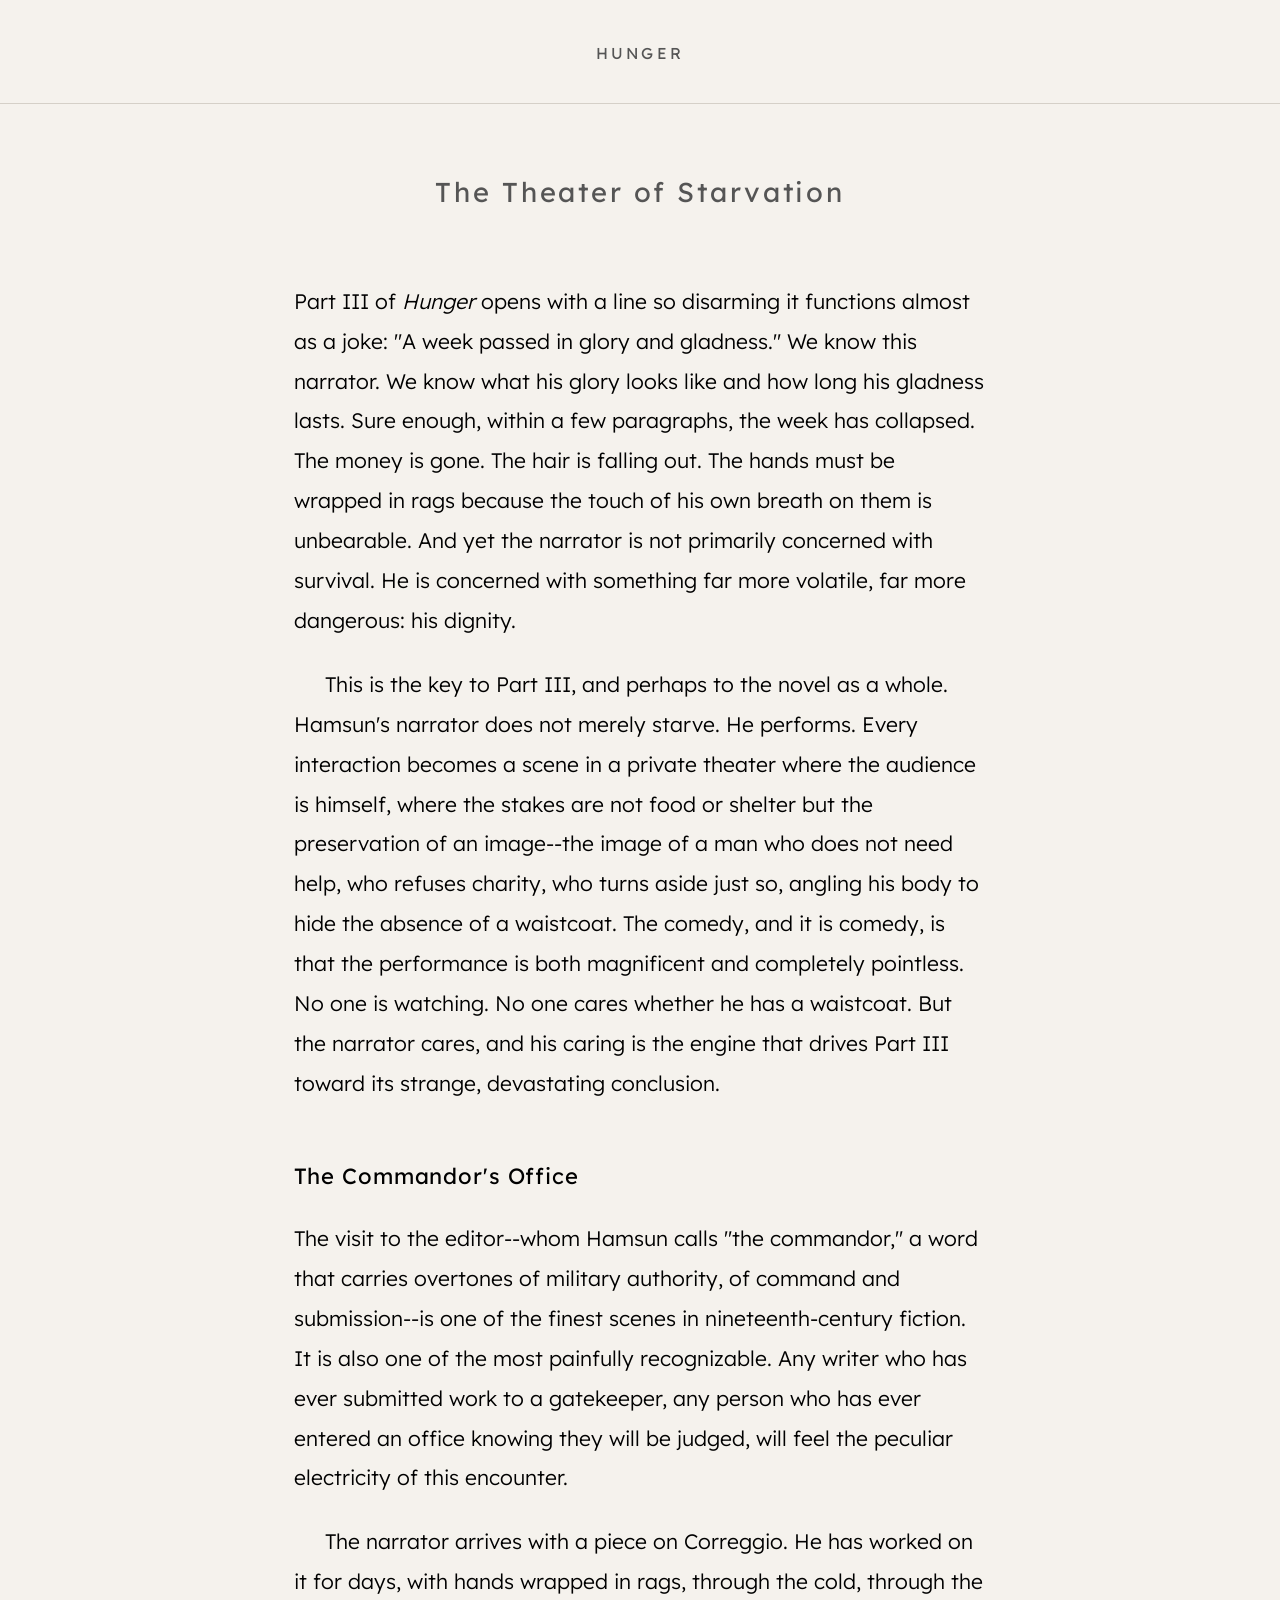
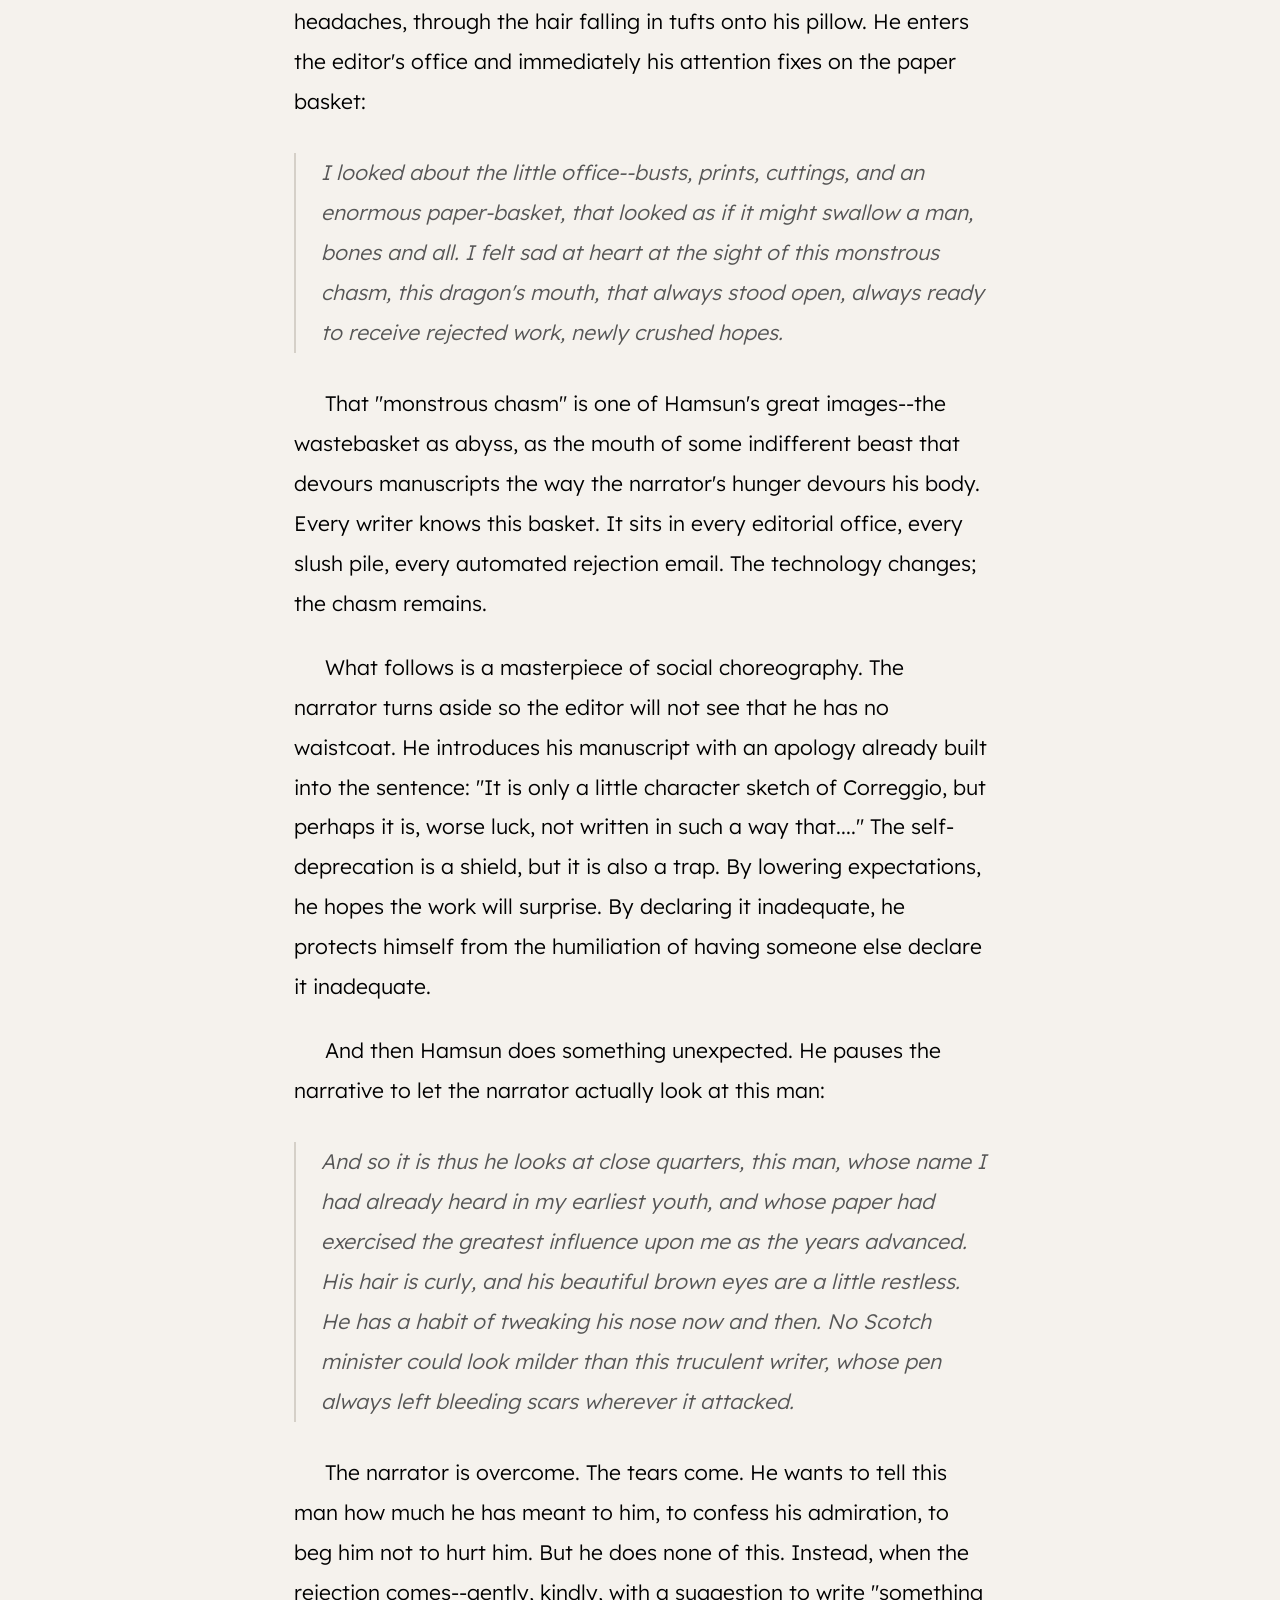
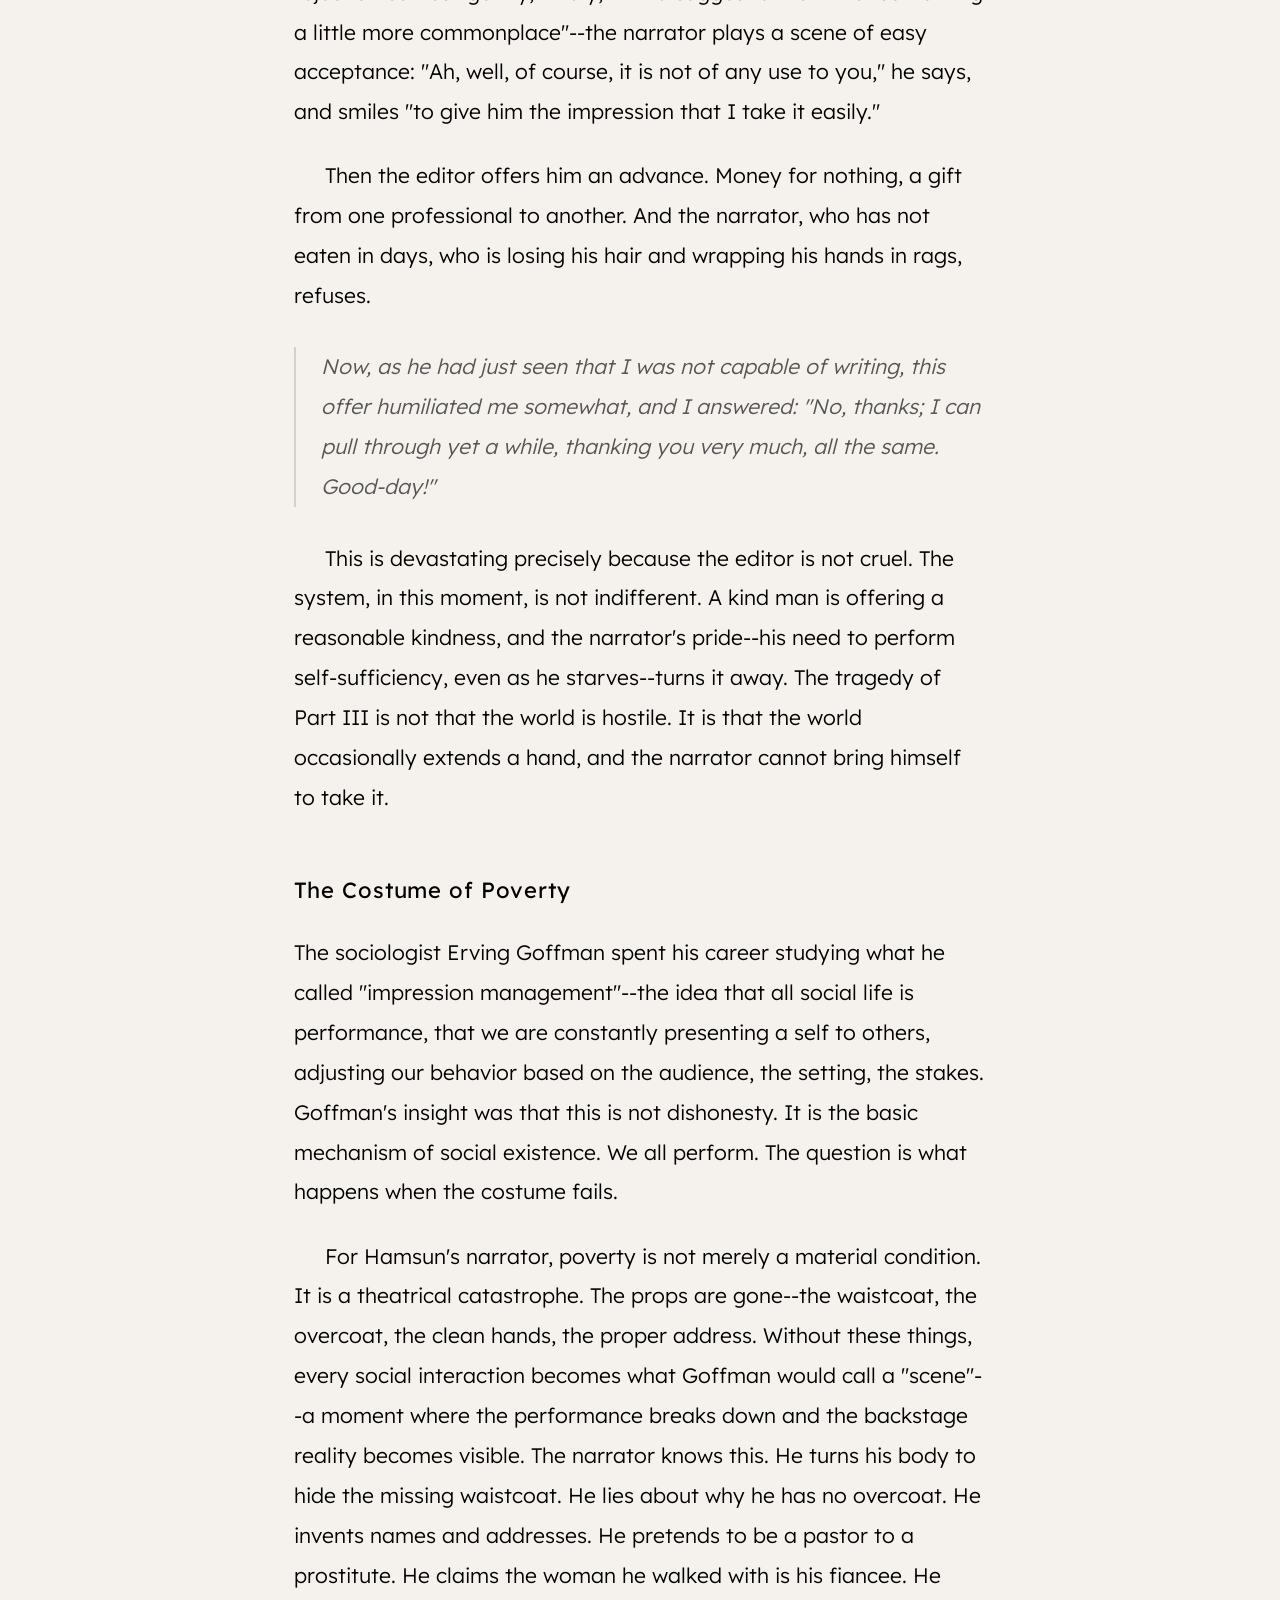
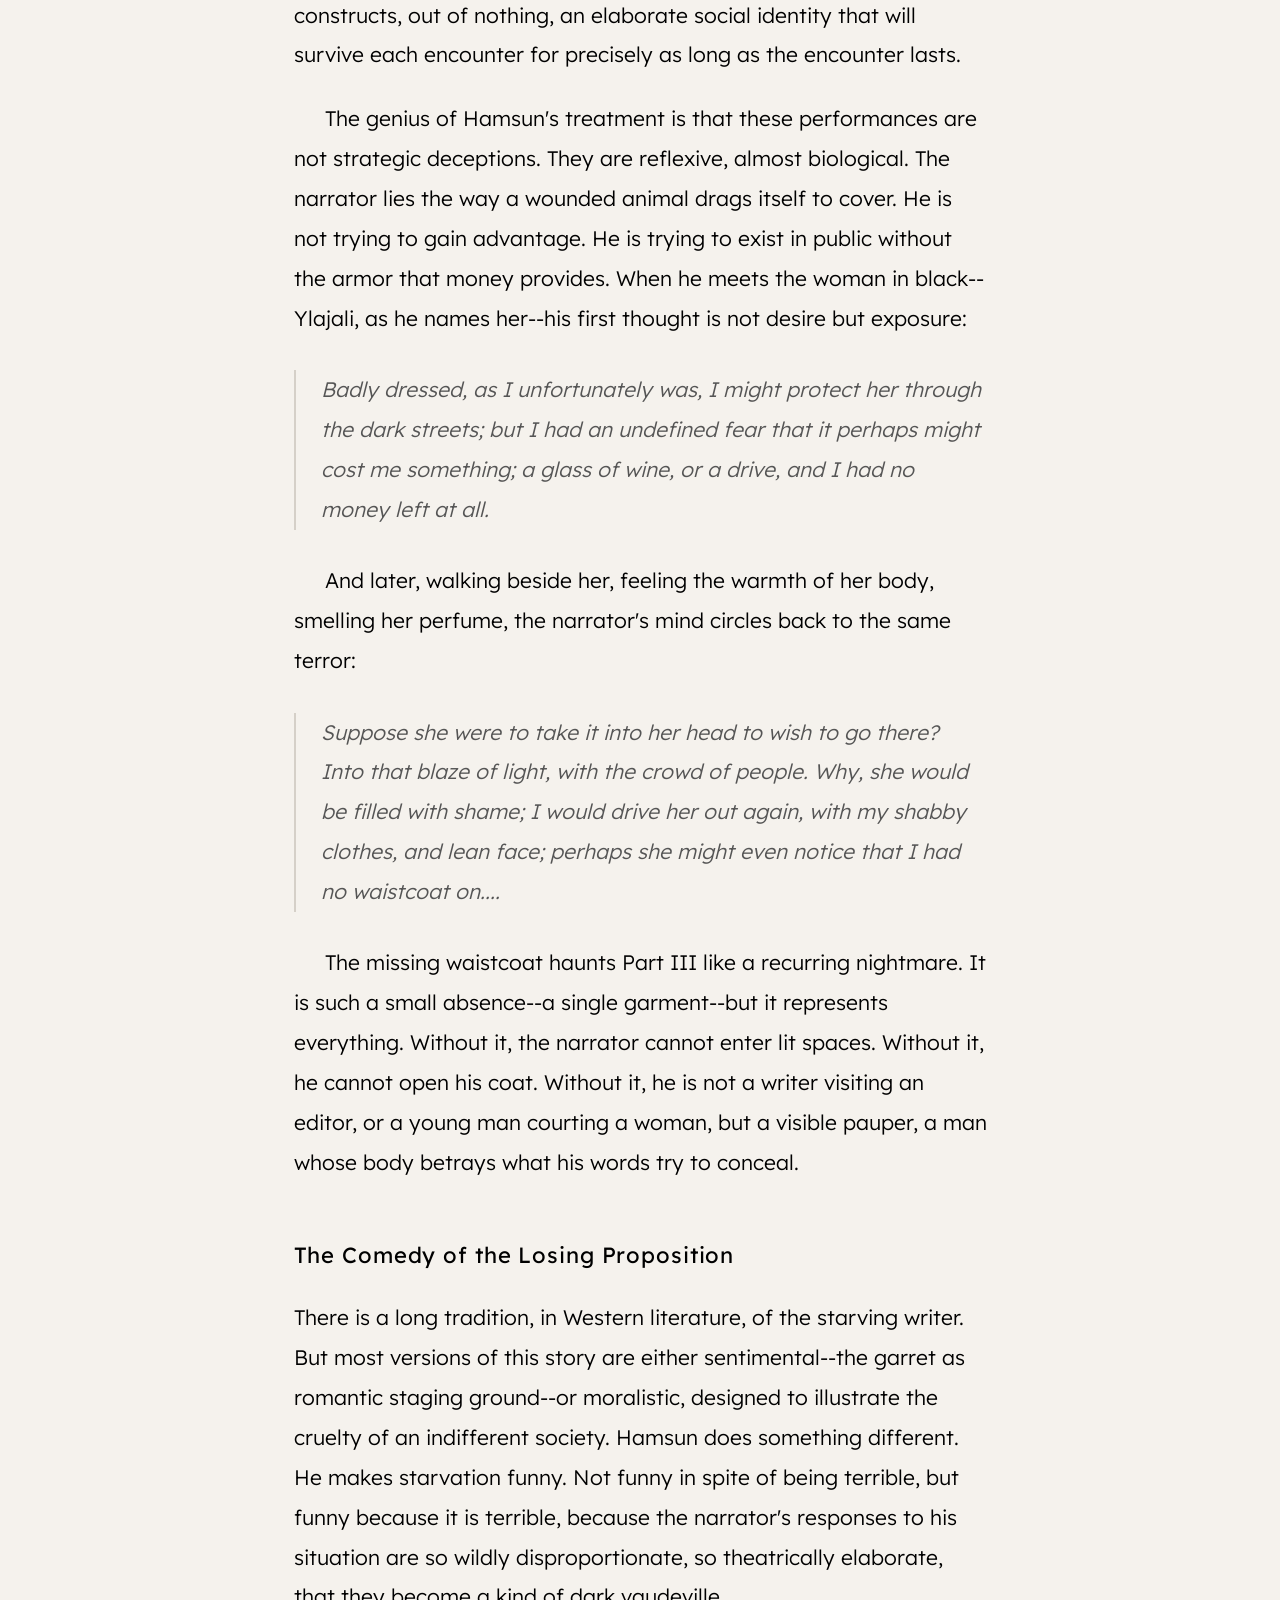
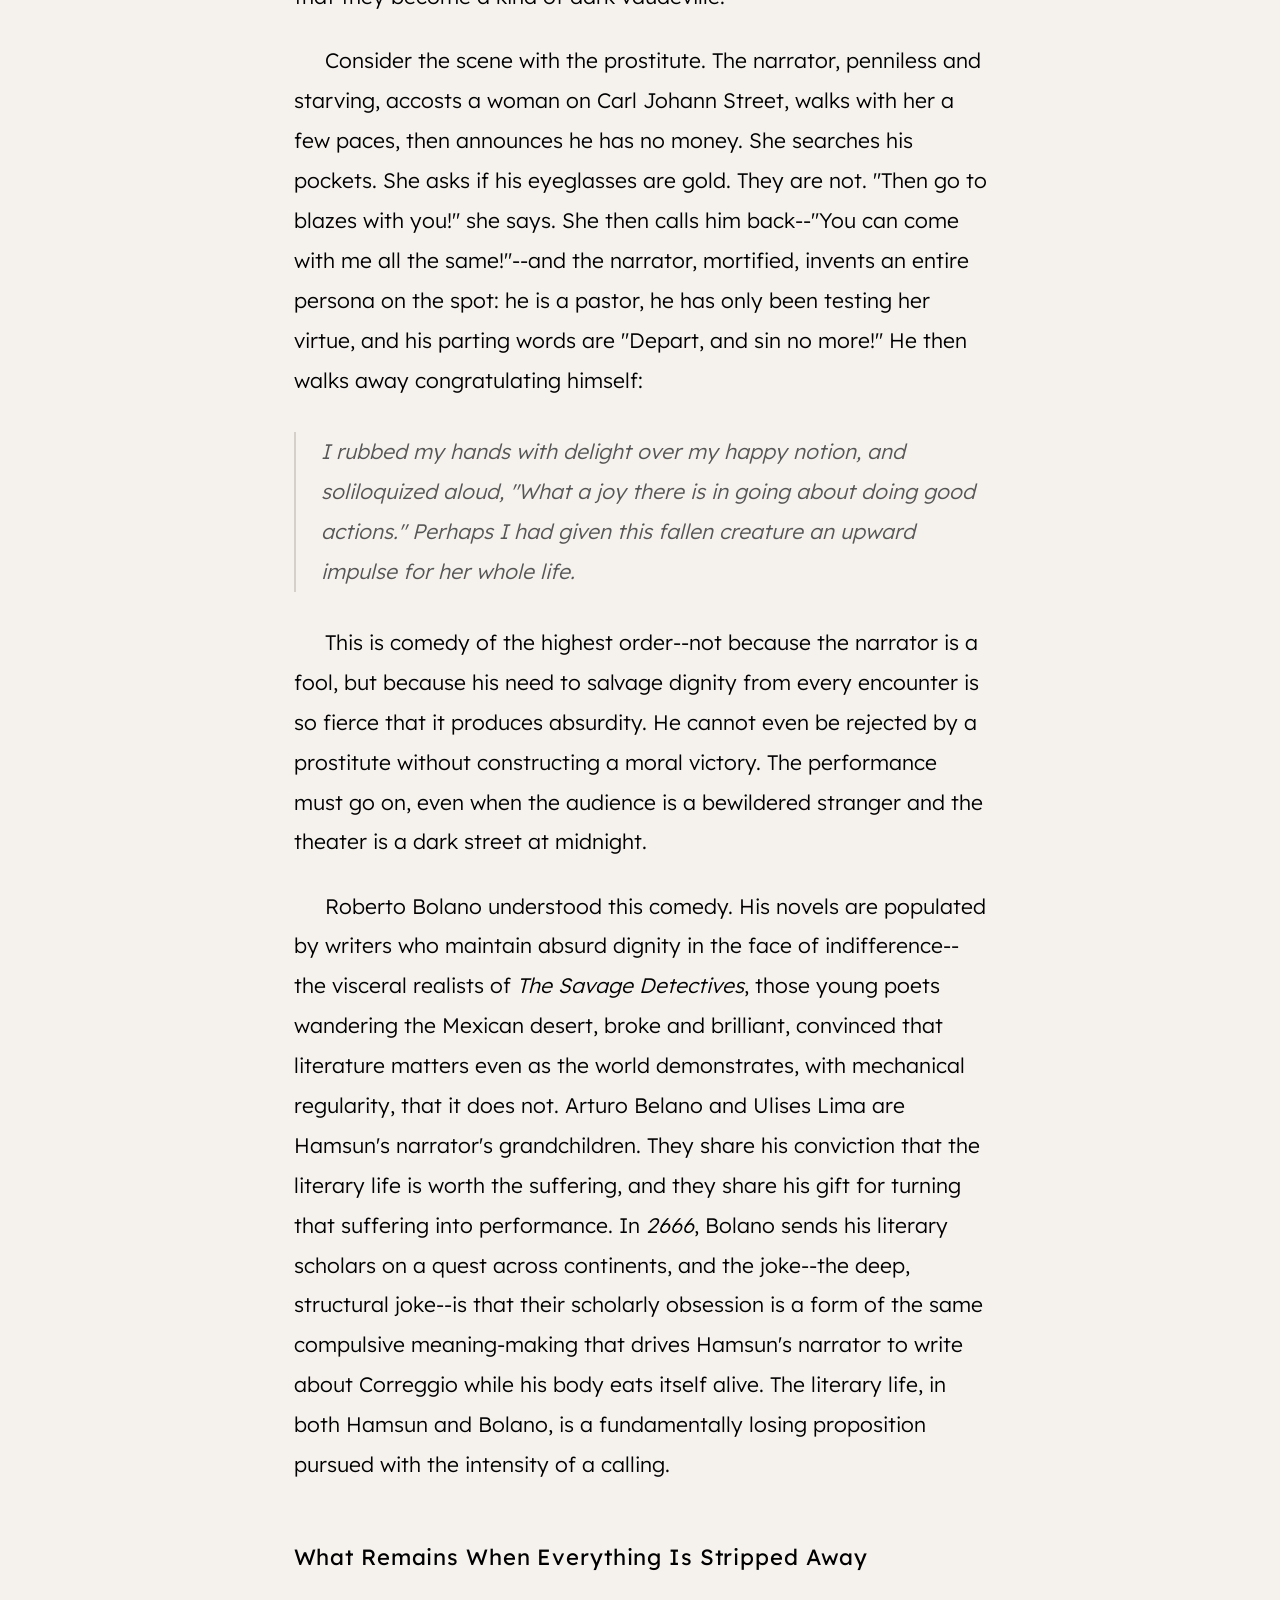
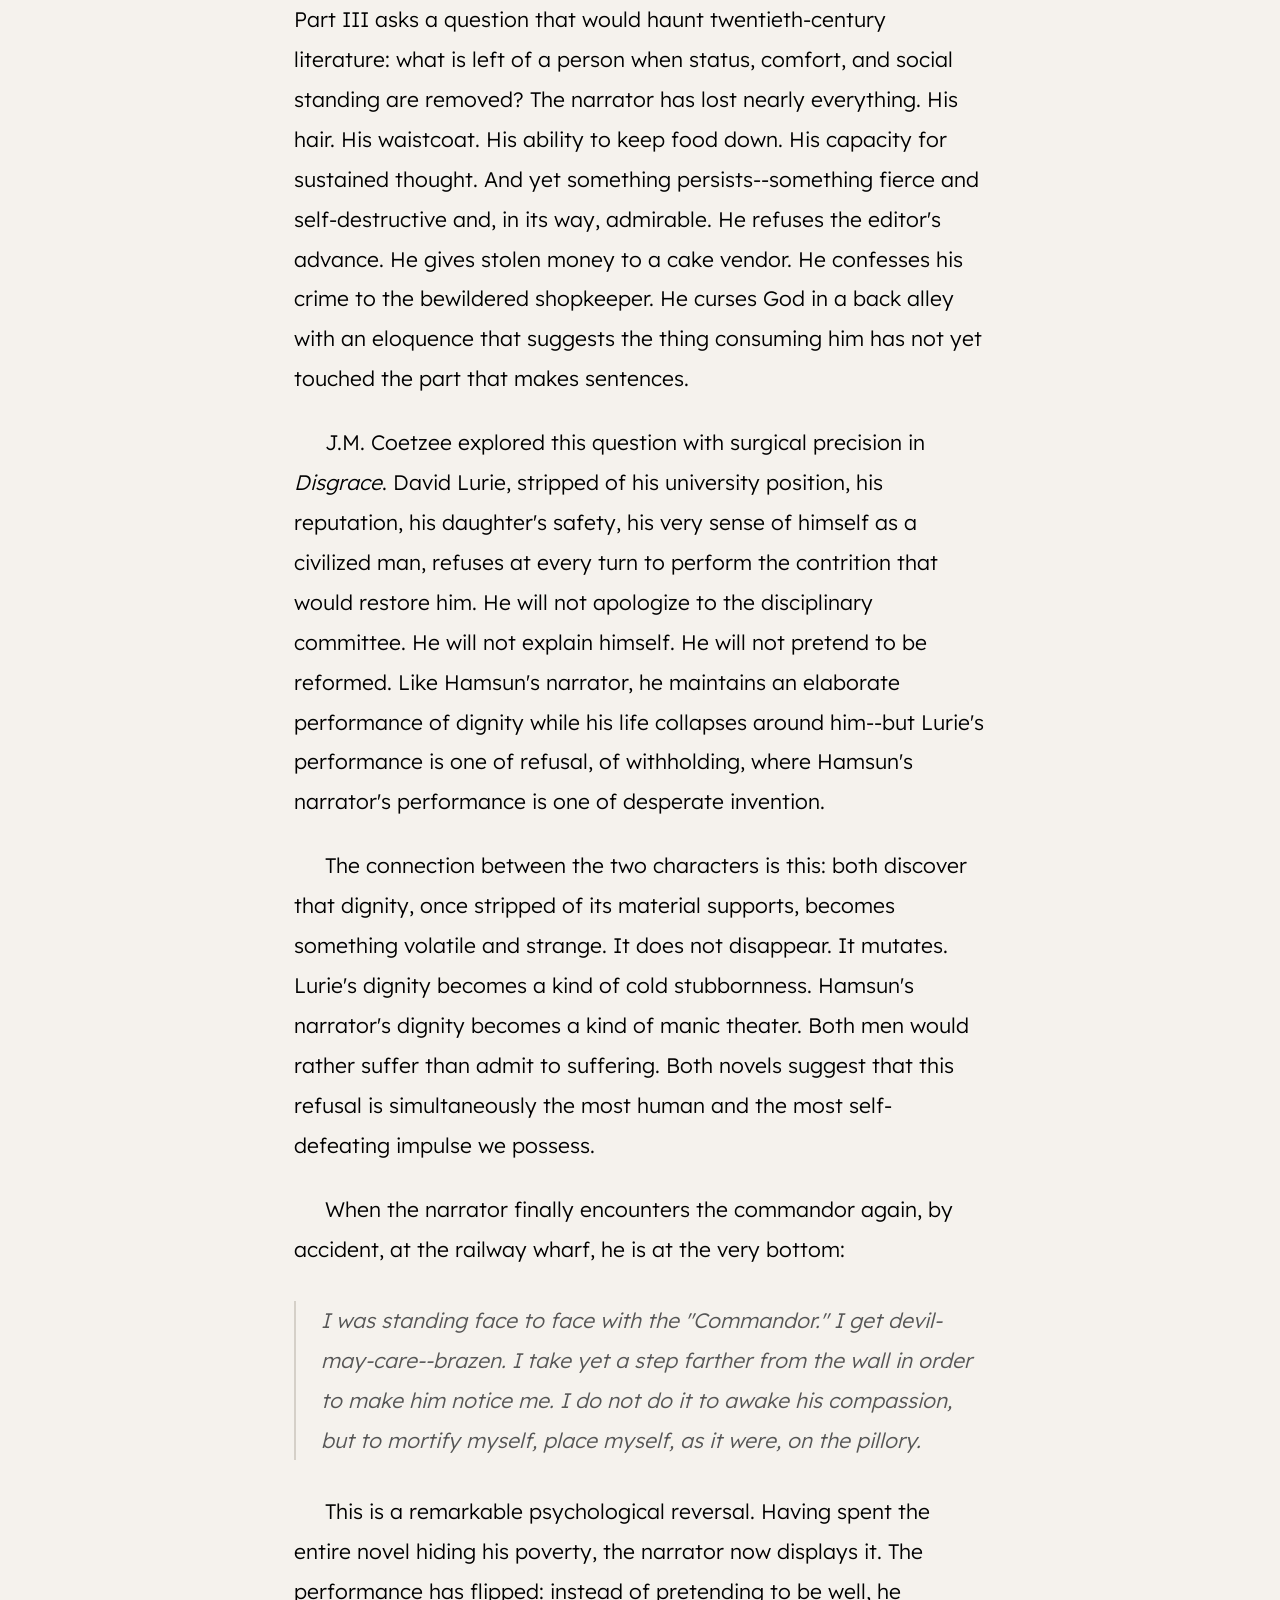
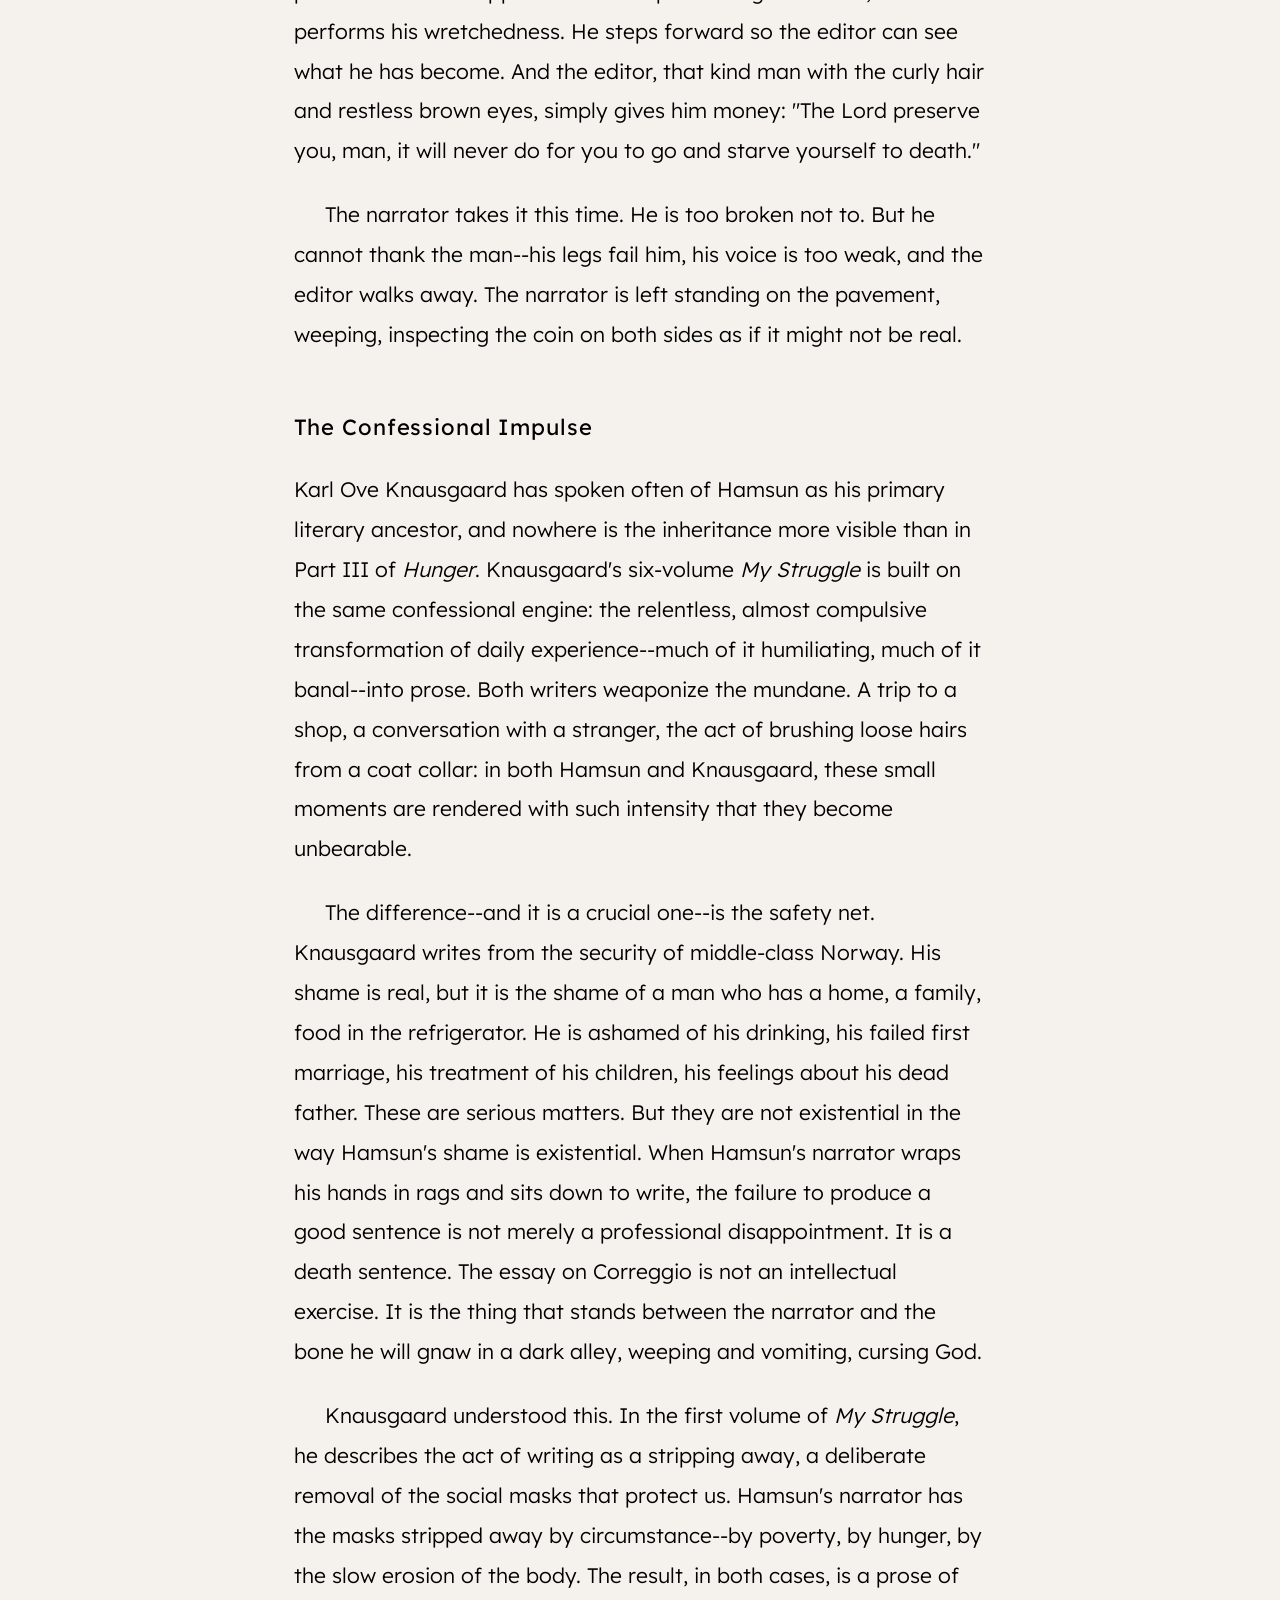
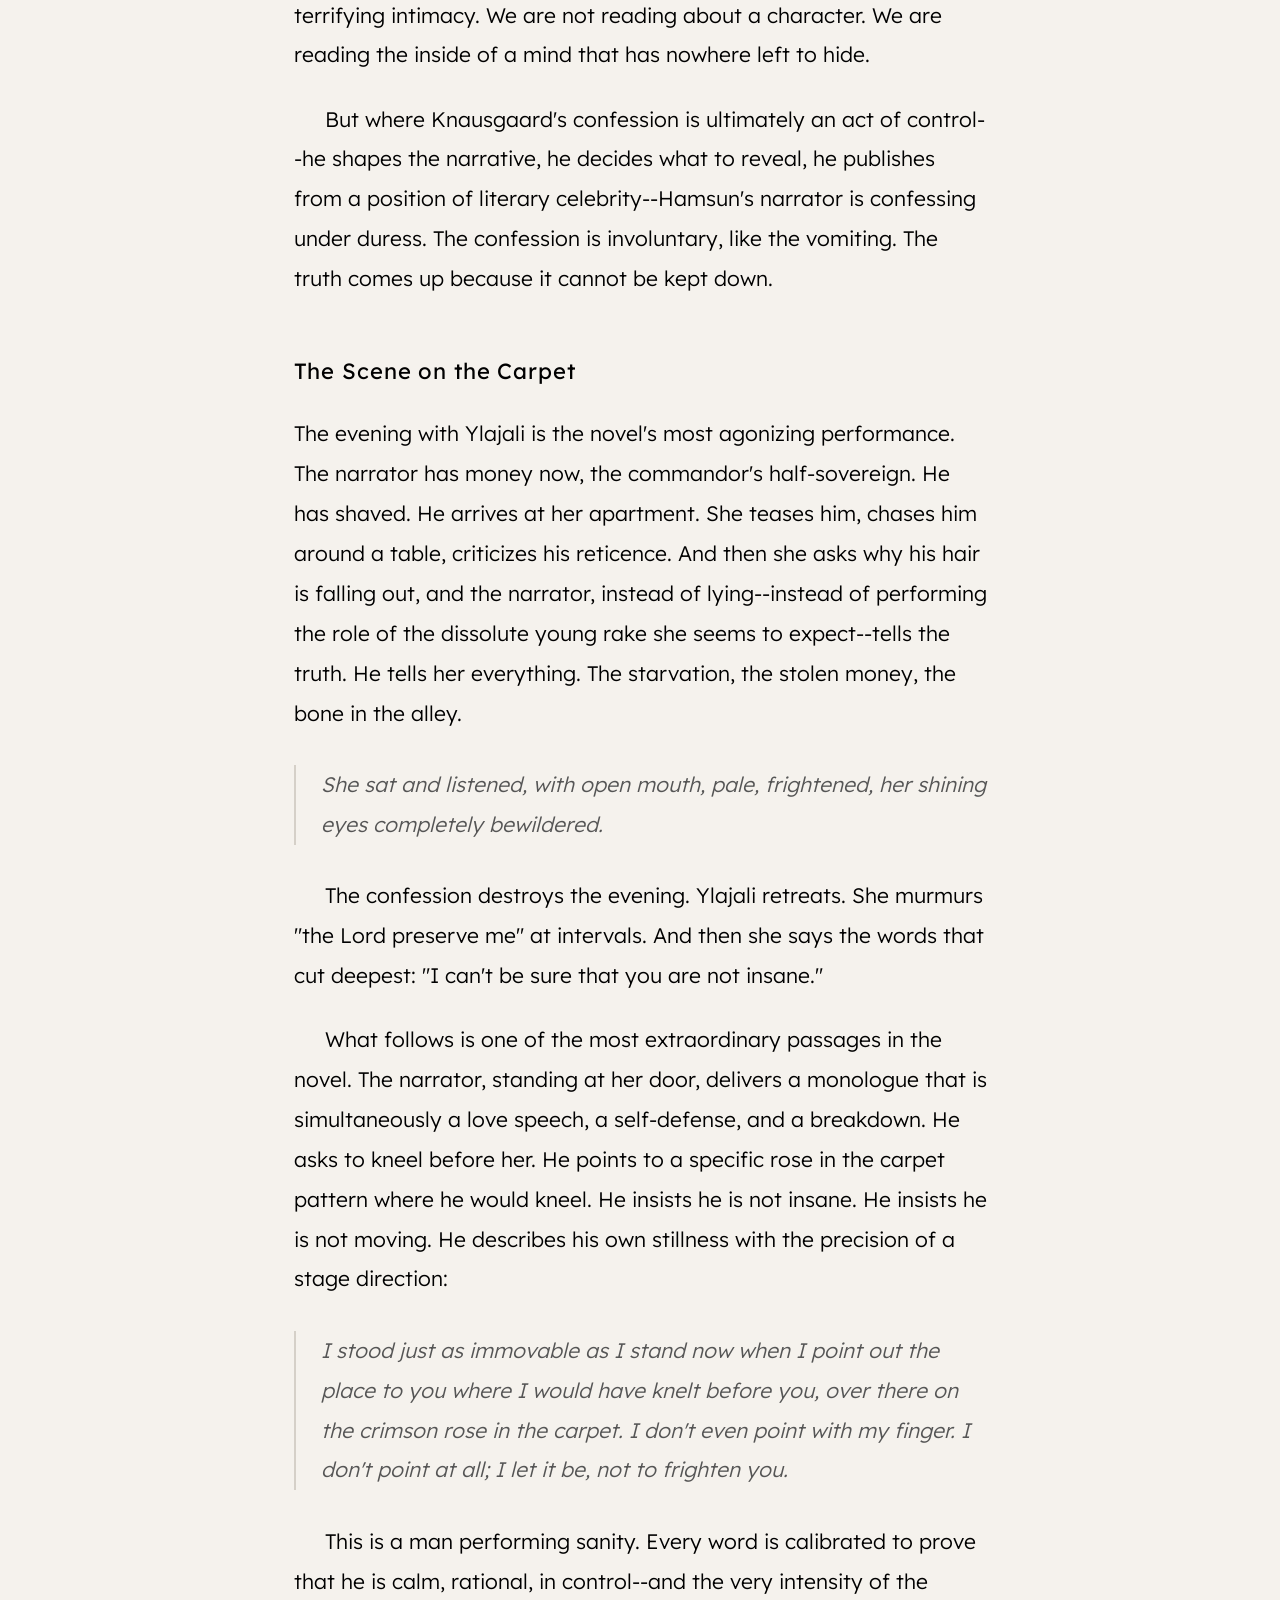
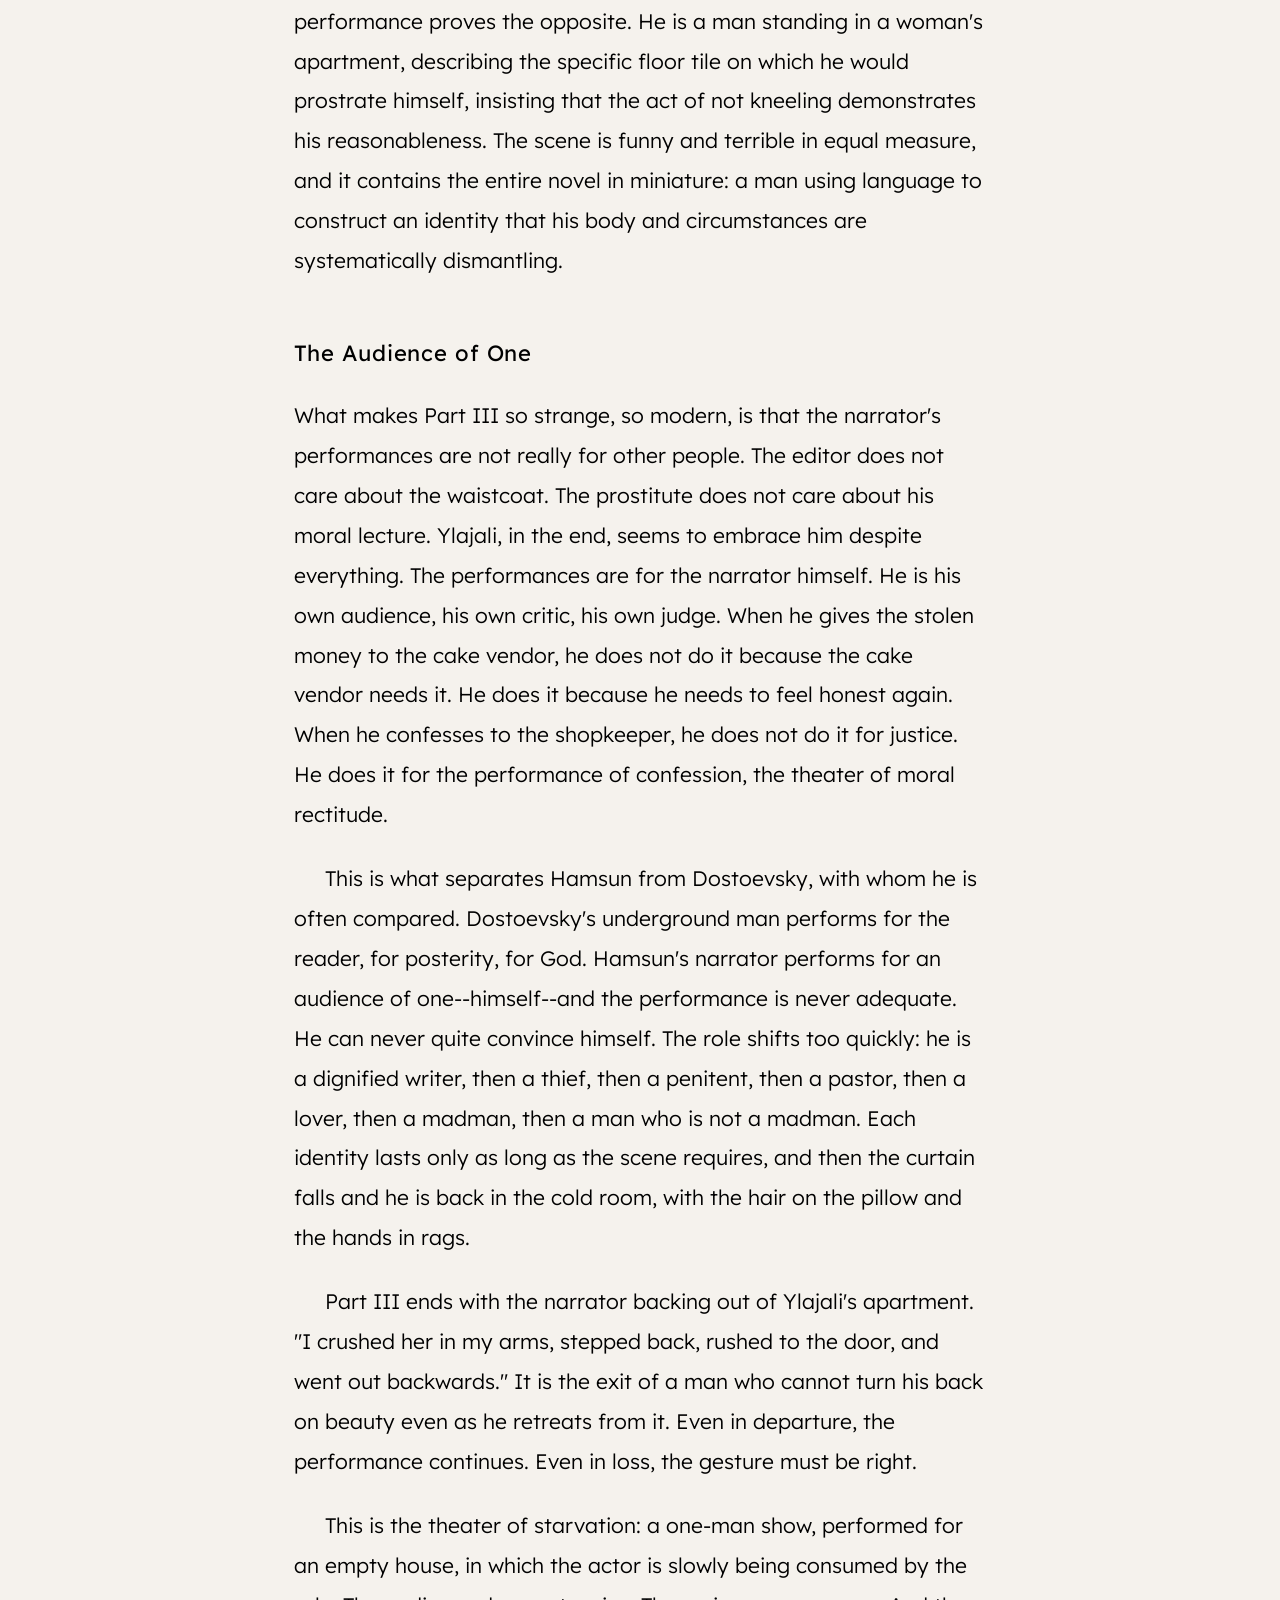
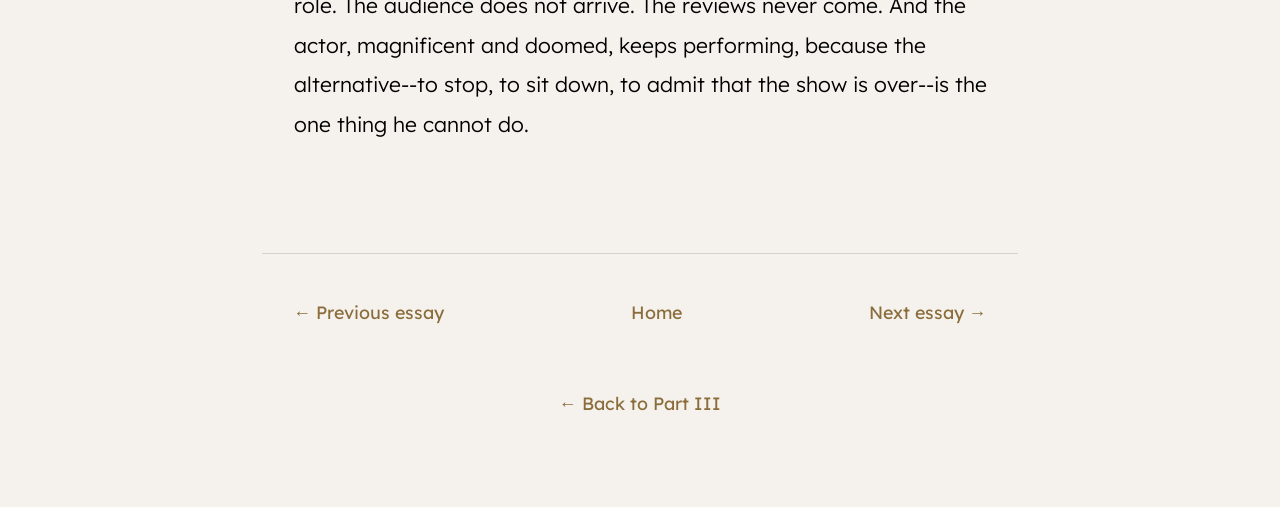
<file: docs/extra-3.html>
<!DOCTYPE html>
<html lang="en">
<head>
    <meta charset="UTF-8">
    <meta name="viewport" content="width=device-width, initial-scale=1.0">
    <title>Hunger — The Theater of Starvation</title>
    <link rel="preconnect" href="https://fonts.googleapis.com">
    <link href="https://fonts.googleapis.com/css2?family=Lexend:wght@300;400;500&display=swap" rel="stylesheet">
    <link rel="stylesheet" href="style.css">
</head>
<body>
    <header>
        <a href="index.html" class="home-link">Hunger</a>
    </header>
    <main data-type="extra" data-chapter="3">
        <h1>The Theater of Starvation</h1>

        <p>Part III of <em>Hunger</em> opens with a line so disarming it functions almost as a joke: "A week passed in glory and gladness." We know this narrator. We know what his glory looks like and how long his gladness lasts. Sure enough, within a few paragraphs, the week has collapsed. The money is gone. The hair is falling out. The hands must be wrapped in rags because the touch of his own breath on them is unbearable. And yet the narrator is not primarily concerned with survival. He is concerned with something far more volatile, far more dangerous: his dignity.</p>

        <p>This is the key to Part III, and perhaps to the novel as a whole. Hamsun's narrator does not merely starve. He performs. Every interaction becomes a scene in a private theater where the audience is himself, where the stakes are not food or shelter but the preservation of an image--the image of a man who does not need help, who refuses charity, who turns aside just so, angling his body to hide the absence of a waistcoat. The comedy, and it is comedy, is that the performance is both magnificent and completely pointless. No one is watching. No one cares whether he has a waistcoat. But the narrator cares, and his caring is the engine that drives Part III toward its strange, devastating conclusion.</p>

        <h2>The Commandor's Office</h2>

        <p>The visit to the editor--whom Hamsun calls "the commandor," a word that carries overtones of military authority, of command and submission--is one of the finest scenes in nineteenth-century fiction. It is also one of the most painfully recognizable. Any writer who has ever submitted work to a gatekeeper, any person who has ever entered an office knowing they will be judged, will feel the peculiar electricity of this encounter.</p>

        <p>The narrator arrives with a piece on Correggio. He has worked on it for days, with hands wrapped in rags, through the cold, through the headaches, through the hair falling in tufts onto his pillow. He enters the editor's office and immediately his attention fixes on the paper basket:</p>

        <blockquote><p>I looked about the little office--busts, prints, cuttings, and an enormous paper-basket, that looked as if it might swallow a man, bones and all. I felt sad at heart at the sight of this monstrous chasm, this dragon's mouth, that always stood open, always ready to receive rejected work, newly crushed hopes.</p></blockquote>

        <p>That "monstrous chasm" is one of Hamsun's great images--the wastebasket as abyss, as the mouth of some indifferent beast that devours manuscripts the way the narrator's hunger devours his body. Every writer knows this basket. It sits in every editorial office, every slush pile, every automated rejection email. The technology changes; the chasm remains.</p>

        <p>What follows is a masterpiece of social choreography. The narrator turns aside so the editor will not see that he has no waistcoat. He introduces his manuscript with an apology already built into the sentence: "It is only a little character sketch of Correggio, but perhaps it is, worse luck, not written in such a way that...." The self-deprecation is a shield, but it is also a trap. By lowering expectations, he hopes the work will surprise. By declaring it inadequate, he protects himself from the humiliation of having someone else declare it inadequate.</p>

        <p>And then Hamsun does something unexpected. He pauses the narrative to let the narrator actually look at this man:</p>

        <blockquote><p>And so it is thus he looks at close quarters, this man, whose name I had already heard in my earliest youth, and whose paper had exercised the greatest influence upon me as the years advanced. His hair is curly, and his beautiful brown eyes are a little restless. He has a habit of tweaking his nose now and then. No Scotch minister could look milder than this truculent writer, whose pen always left bleeding scars wherever it attacked.</p></blockquote>

        <p>The narrator is overcome. The tears come. He wants to tell this man how much he has meant to him, to confess his admiration, to beg him not to hurt him. But he does none of this. Instead, when the rejection comes--gently, kindly, with a suggestion to write "something a little more commonplace"--the narrator plays a scene of easy acceptance: "Ah, well, of course, it is not of any use to you," he says, and smiles "to give him the impression that I take it easily."</p>

        <p>Then the editor offers him an advance. Money for nothing, a gift from one professional to another. And the narrator, who has not eaten in days, who is losing his hair and wrapping his hands in rags, refuses.</p>

        <blockquote><p>Now, as he had just seen that I was not capable of writing, this offer humiliated me somewhat, and I answered: "No, thanks; I can pull through yet a while, thanking you very much, all the same. Good-day!"</p></blockquote>

        <p>This is devastating precisely because the editor is not cruel. The system, in this moment, is not indifferent. A kind man is offering a reasonable kindness, and the narrator's pride--his need to perform self-sufficiency, even as he starves--turns it away. The tragedy of Part III is not that the world is hostile. It is that the world occasionally extends a hand, and the narrator cannot bring himself to take it.</p>

        <h2>The Costume of Poverty</h2>

        <p>The sociologist Erving Goffman spent his career studying what he called "impression management"--the idea that all social life is performance, that we are constantly presenting a self to others, adjusting our behavior based on the audience, the setting, the stakes. Goffman's insight was that this is not dishonesty. It is the basic mechanism of social existence. We all perform. The question is what happens when the costume fails.</p>

        <p>For Hamsun's narrator, poverty is not merely a material condition. It is a theatrical catastrophe. The props are gone--the waistcoat, the overcoat, the clean hands, the proper address. Without these things, every social interaction becomes what Goffman would call a "scene"--a moment where the performance breaks down and the backstage reality becomes visible. The narrator knows this. He turns his body to hide the missing waistcoat. He lies about why he has no overcoat. He invents names and addresses. He pretends to be a pastor to a prostitute. He claims the woman he walked with is his fiancee. He constructs, out of nothing, an elaborate social identity that will survive each encounter for precisely as long as the encounter lasts.</p>

        <p>The genius of Hamsun's treatment is that these performances are not strategic deceptions. They are reflexive, almost biological. The narrator lies the way a wounded animal drags itself to cover. He is not trying to gain advantage. He is trying to exist in public without the armor that money provides. When he meets the woman in black--Ylajali, as he names her--his first thought is not desire but exposure:</p>

        <blockquote><p>Badly dressed, as I unfortunately was, I might protect her through the dark streets; but I had an undefined fear that it perhaps might cost me something; a glass of wine, or a drive, and I had no money left at all.</p></blockquote>

        <p>And later, walking beside her, feeling the warmth of her body, smelling her perfume, the narrator's mind circles back to the same terror:</p>

        <blockquote><p>Suppose she were to take it into her head to wish to go there? Into that blaze of light, with the crowd of people. Why, she would be filled with shame; I would drive her out again, with my shabby clothes, and lean face; perhaps she might even notice that I had no waistcoat on....</p></blockquote>

        <p>The missing waistcoat haunts Part III like a recurring nightmare. It is such a small absence--a single garment--but it represents everything. Without it, the narrator cannot enter lit spaces. Without it, he cannot open his coat. Without it, he is not a writer visiting an editor, or a young man courting a woman, but a visible pauper, a man whose body betrays what his words try to conceal.</p>

        <h2>The Comedy of the Losing Proposition</h2>

        <p>There is a long tradition, in Western literature, of the starving writer. But most versions of this story are either sentimental--the garret as romantic staging ground--or moralistic, designed to illustrate the cruelty of an indifferent society. Hamsun does something different. He makes starvation funny. Not funny in spite of being terrible, but funny because it is terrible, because the narrator's responses to his situation are so wildly disproportionate, so theatrically elaborate, that they become a kind of dark vaudeville.</p>

        <p>Consider the scene with the prostitute. The narrator, penniless and starving, accosts a woman on Carl Johann Street, walks with her a few paces, then announces he has no money. She searches his pockets. She asks if his eyeglasses are gold. They are not. "Then go to blazes with you!" she says. She then calls him back--"You can come with me all the same!"--and the narrator, mortified, invents an entire persona on the spot: he is a pastor, he has only been testing her virtue, and his parting words are "Depart, and sin no more!" He then walks away congratulating himself:</p>

        <blockquote><p>I rubbed my hands with delight over my happy notion, and soliloquized aloud, "What a joy there is in going about doing good actions." Perhaps I had given this fallen creature an upward impulse for her whole life.</p></blockquote>

        <p>This is comedy of the highest order--not because the narrator is a fool, but because his need to salvage dignity from every encounter is so fierce that it produces absurdity. He cannot even be rejected by a prostitute without constructing a moral victory. The performance must go on, even when the audience is a bewildered stranger and the theater is a dark street at midnight.</p>

        <p>Roberto Bolano understood this comedy. His novels are populated by writers who maintain absurd dignity in the face of indifference--the visceral realists of <em>The Savage Detectives</em>, those young poets wandering the Mexican desert, broke and brilliant, convinced that literature matters even as the world demonstrates, with mechanical regularity, that it does not. Arturo Belano and Ulises Lima are Hamsun's narrator's grandchildren. They share his conviction that the literary life is worth the suffering, and they share his gift for turning that suffering into performance. In <em>2666</em>, Bolano sends his literary scholars on a quest across continents, and the joke--the deep, structural joke--is that their scholarly obsession is a form of the same compulsive meaning-making that drives Hamsun's narrator to write about Correggio while his body eats itself alive. The literary life, in both Hamsun and Bolano, is a fundamentally losing proposition pursued with the intensity of a calling.</p>

        <h2>What Remains When Everything Is Stripped Away</h2>

        <p>Part III asks a question that would haunt twentieth-century literature: what is left of a person when status, comfort, and social standing are removed? The narrator has lost nearly everything. His hair. His waistcoat. His ability to keep food down. His capacity for sustained thought. And yet something persists--something fierce and self-destructive and, in its way, admirable. He refuses the editor's advance. He gives stolen money to a cake vendor. He confesses his crime to the bewildered shopkeeper. He curses God in a back alley with an eloquence that suggests the thing consuming him has not yet touched the part that makes sentences.</p>

        <p>J.M. Coetzee explored this question with surgical precision in <em>Disgrace</em>. David Lurie, stripped of his university position, his reputation, his daughter's safety, his very sense of himself as a civilized man, refuses at every turn to perform the contrition that would restore him. He will not apologize to the disciplinary committee. He will not explain himself. He will not pretend to be reformed. Like Hamsun's narrator, he maintains an elaborate performance of dignity while his life collapses around him--but Lurie's performance is one of refusal, of withholding, where Hamsun's narrator's performance is one of desperate invention.</p>

        <p>The connection between the two characters is this: both discover that dignity, once stripped of its material supports, becomes something volatile and strange. It does not disappear. It mutates. Lurie's dignity becomes a kind of cold stubbornness. Hamsun's narrator's dignity becomes a kind of manic theater. Both men would rather suffer than admit to suffering. Both novels suggest that this refusal is simultaneously the most human and the most self-defeating impulse we possess.</p>

        <p>When the narrator finally encounters the commandor again, by accident, at the railway wharf, he is at the very bottom:</p>

        <blockquote><p>I was standing face to face with the "Commandor." I get devil-may-care--brazen. I take yet a step farther from the wall in order to make him notice me. I do not do it to awake his compassion, but to mortify myself, place myself, as it were, on the pillory.</p></blockquote>

        <p>This is a remarkable psychological reversal. Having spent the entire novel hiding his poverty, the narrator now displays it. The performance has flipped: instead of pretending to be well, he performs his wretchedness. He steps forward so the editor can see what he has become. And the editor, that kind man with the curly hair and restless brown eyes, simply gives him money: "The Lord preserve you, man, it will never do for you to go and starve yourself to death."</p>

        <p>The narrator takes it this time. He is too broken not to. But he cannot thank the man--his legs fail him, his voice is too weak, and the editor walks away. The narrator is left standing on the pavement, weeping, inspecting the coin on both sides as if it might not be real.</p>

        <h2>The Confessional Impulse</h2>

        <p>Karl Ove Knausgaard has spoken often of Hamsun as his primary literary ancestor, and nowhere is the inheritance more visible than in Part III of <em>Hunger</em>. Knausgaard's six-volume <em>My Struggle</em> is built on the same confessional engine: the relentless, almost compulsive transformation of daily experience--much of it humiliating, much of it banal--into prose. Both writers weaponize the mundane. A trip to a shop, a conversation with a stranger, the act of brushing loose hairs from a coat collar: in both Hamsun and Knausgaard, these small moments are rendered with such intensity that they become unbearable.</p>

        <p>The difference--and it is a crucial one--is the safety net. Knausgaard writes from the security of middle-class Norway. His shame is real, but it is the shame of a man who has a home, a family, food in the refrigerator. He is ashamed of his drinking, his failed first marriage, his treatment of his children, his feelings about his dead father. These are serious matters. But they are not existential in the way Hamsun's shame is existential. When Hamsun's narrator wraps his hands in rags and sits down to write, the failure to produce a good sentence is not merely a professional disappointment. It is a death sentence. The essay on Correggio is not an intellectual exercise. It is the thing that stands between the narrator and the bone he will gnaw in a dark alley, weeping and vomiting, cursing God.</p>

        <p>Knausgaard understood this. In the first volume of <em>My Struggle</em>, he describes the act of writing as a stripping away, a deliberate removal of the social masks that protect us. Hamsun's narrator has the masks stripped away by circumstance--by poverty, by hunger, by the slow erosion of the body. The result, in both cases, is a prose of terrifying intimacy. We are not reading about a character. We are reading the inside of a mind that has nowhere left to hide.</p>

        <p>But where Knausgaard's confession is ultimately an act of control--he shapes the narrative, he decides what to reveal, he publishes from a position of literary celebrity--Hamsun's narrator is confessing under duress. The confession is involuntary, like the vomiting. The truth comes up because it cannot be kept down.</p>

        <h2>The Scene on the Carpet</h2>

        <p>The evening with Ylajali is the novel's most agonizing performance. The narrator has money now, the commandor's half-sovereign. He has shaved. He arrives at her apartment. She teases him, chases him around a table, criticizes his reticence. And then she asks why his hair is falling out, and the narrator, instead of lying--instead of performing the role of the dissolute young rake she seems to expect--tells the truth. He tells her everything. The starvation, the stolen money, the bone in the alley.</p>

        <blockquote><p>She sat and listened, with open mouth, pale, frightened, her shining eyes completely bewildered.</p></blockquote>

        <p>The confession destroys the evening. Ylajali retreats. She murmurs "the Lord preserve me" at intervals. And then she says the words that cut deepest: "I can't be sure that you are not insane."</p>

        <p>What follows is one of the most extraordinary passages in the novel. The narrator, standing at her door, delivers a monologue that is simultaneously a love speech, a self-defense, and a breakdown. He asks to kneel before her. He points to a specific rose in the carpet pattern where he would kneel. He insists he is not insane. He insists he is not moving. He describes his own stillness with the precision of a stage direction:</p>

        <blockquote><p>I stood just as immovable as I stand now when I point out the place to you where I would have knelt before you, over there on the crimson rose in the carpet. I don't even point with my finger. I don't point at all; I let it be, not to frighten you.</p></blockquote>

        <p>This is a man performing sanity. Every word is calibrated to prove that he is calm, rational, in control--and the very intensity of the performance proves the opposite. He is a man standing in a woman's apartment, describing the specific floor tile on which he would prostrate himself, insisting that the act of not kneeling demonstrates his reasonableness. The scene is funny and terrible in equal measure, and it contains the entire novel in miniature: a man using language to construct an identity that his body and circumstances are systematically dismantling.</p>

        <h2>The Audience of One</h2>

        <p>What makes Part III so strange, so modern, is that the narrator's performances are not really for other people. The editor does not care about the waistcoat. The prostitute does not care about his moral lecture. Ylajali, in the end, seems to embrace him despite everything. The performances are for the narrator himself. He is his own audience, his own critic, his own judge. When he gives the stolen money to the cake vendor, he does not do it because the cake vendor needs it. He does it because he needs to feel honest again. When he confesses to the shopkeeper, he does not do it for justice. He does it for the performance of confession, the theater of moral rectitude.</p>

        <p>This is what separates Hamsun from Dostoevsky, with whom he is often compared. Dostoevsky's underground man performs for the reader, for posterity, for God. Hamsun's narrator performs for an audience of one--himself--and the performance is never adequate. He can never quite convince himself. The role shifts too quickly: he is a dignified writer, then a thief, then a penitent, then a pastor, then a lover, then a madman, then a man who is not a madman. Each identity lasts only as long as the scene requires, and then the curtain falls and he is back in the cold room, with the hair on the pillow and the hands in rags.</p>

        <p>Part III ends with the narrator backing out of Ylajali's apartment. "I crushed her in my arms, stepped back, rushed to the door, and went out backwards." It is the exit of a man who cannot turn his back on beauty even as he retreats from it. Even in departure, the performance continues. Even in loss, the gesture must be right.</p>

        <p>This is the theater of starvation: a one-man show, performed for an empty house, in which the actor is slowly being consumed by the role. The audience does not arrive. The reviews never come. And the actor, magnificent and doomed, keeps performing, because the alternative--to stop, to sit down, to admit that the show is over--is the one thing he cannot do.</p>

    </main>
    <nav class="chapter-nav">
        <a href="extra-2.html">← Previous essay</a>
        <a href="index.html">Home</a>
        <a href="extra-4.html">Next essay →</a>
    </nav>
    <nav class="extra-nav">
        <a href="part-3.html">← Back to Part III</a>
    </nav>
    <script src="app.js"></script>
</body>
</html>
</file>
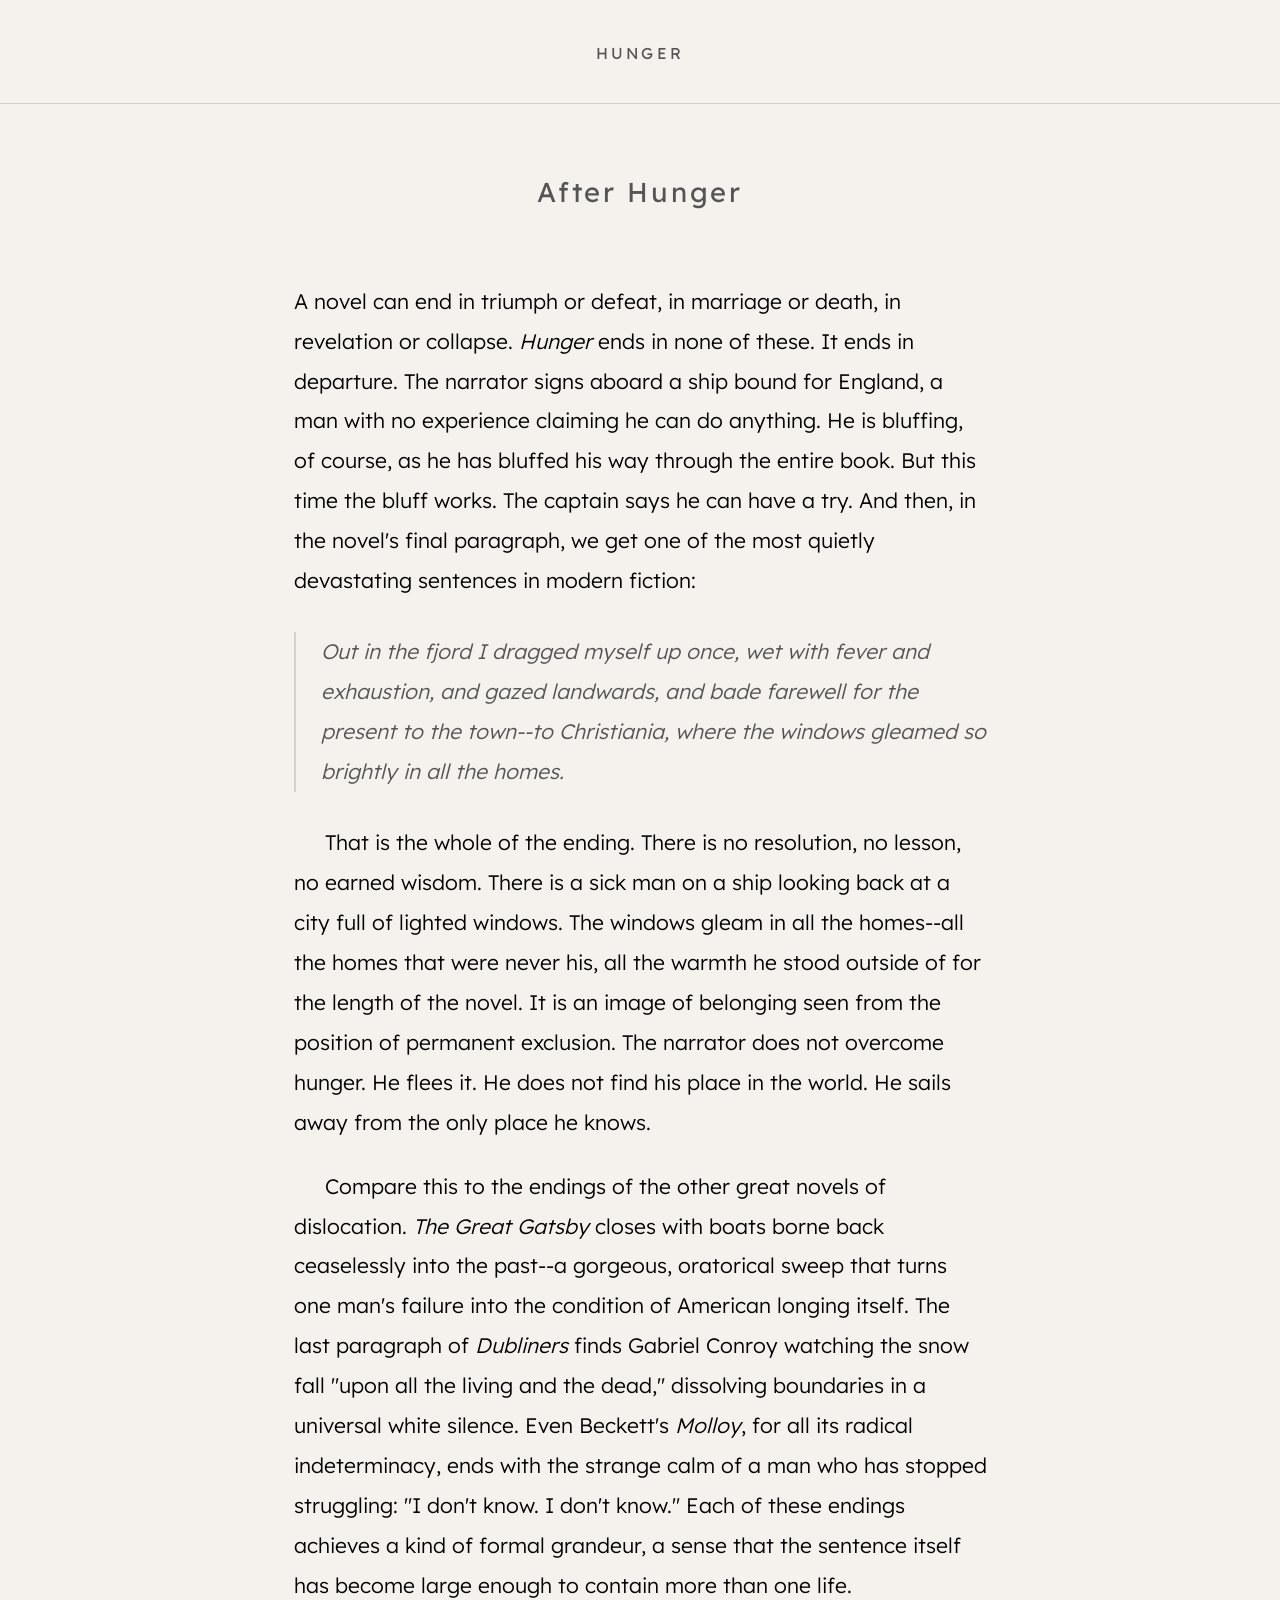
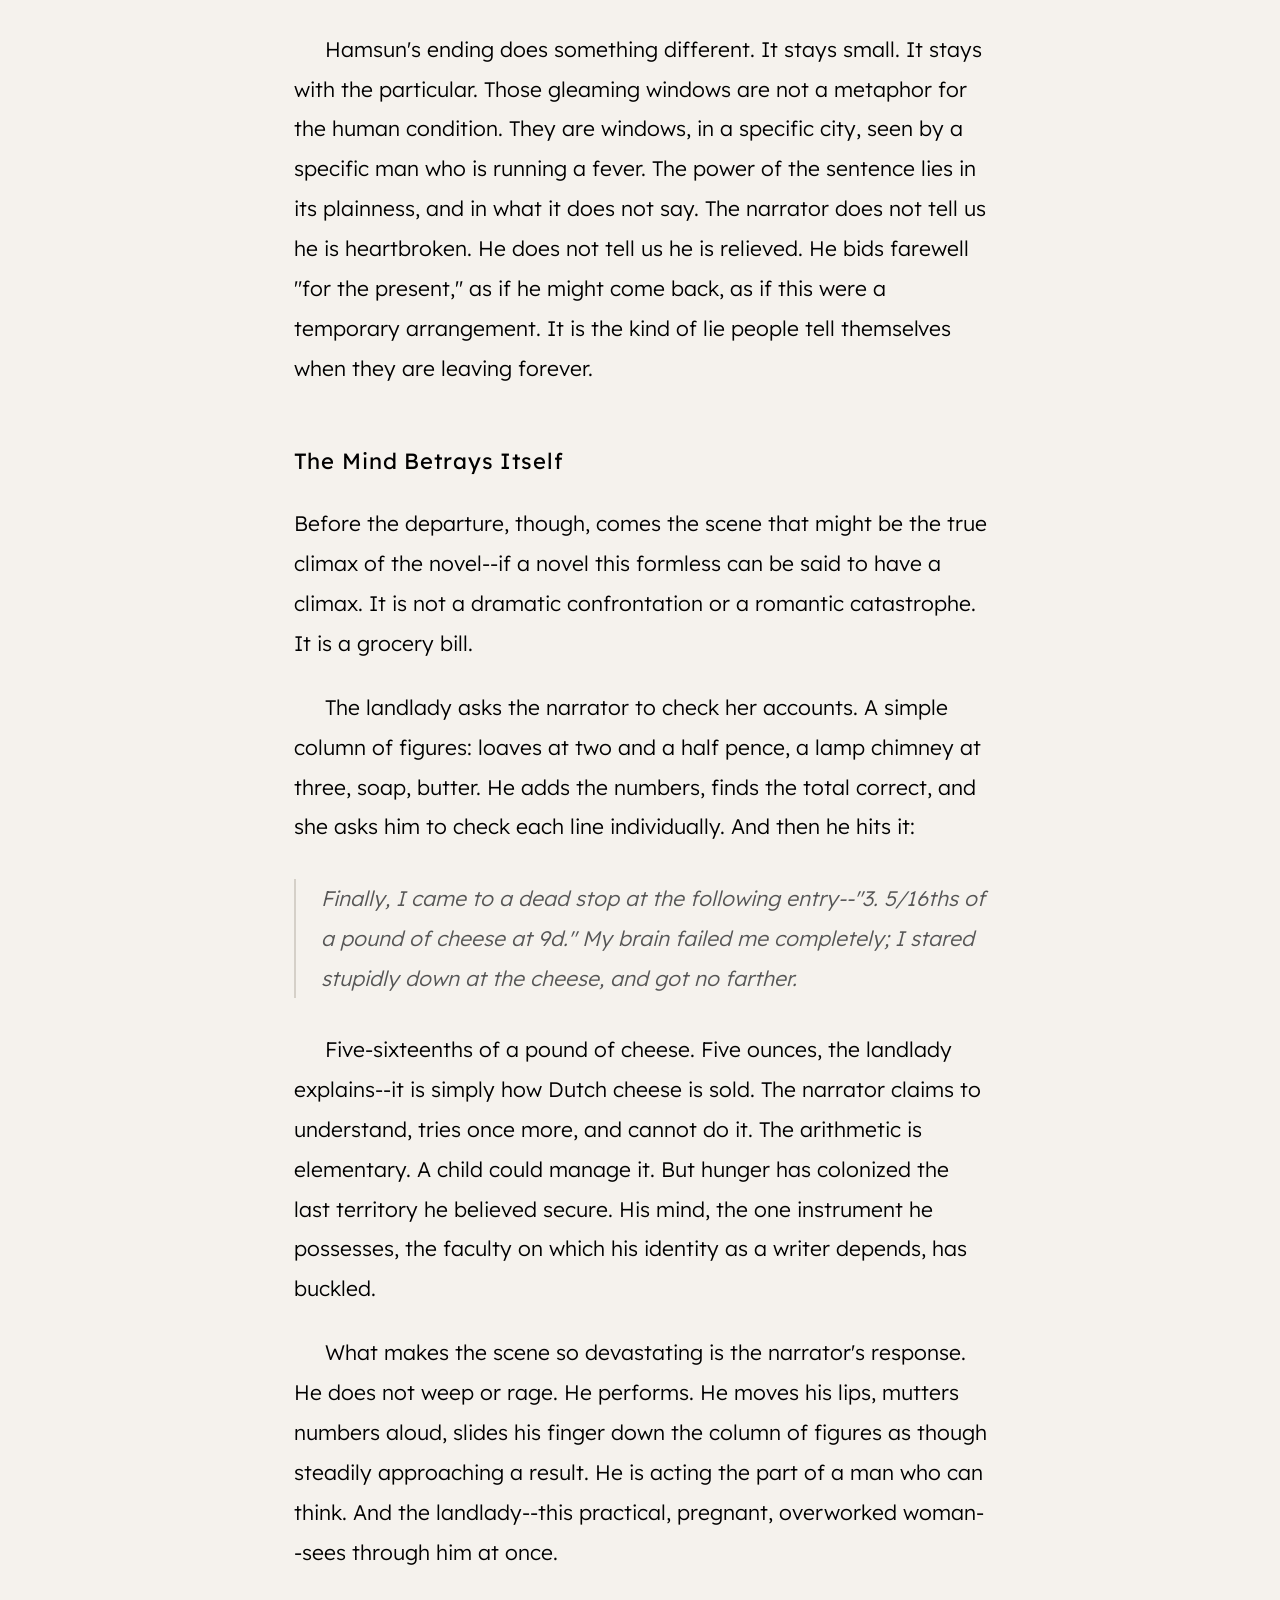
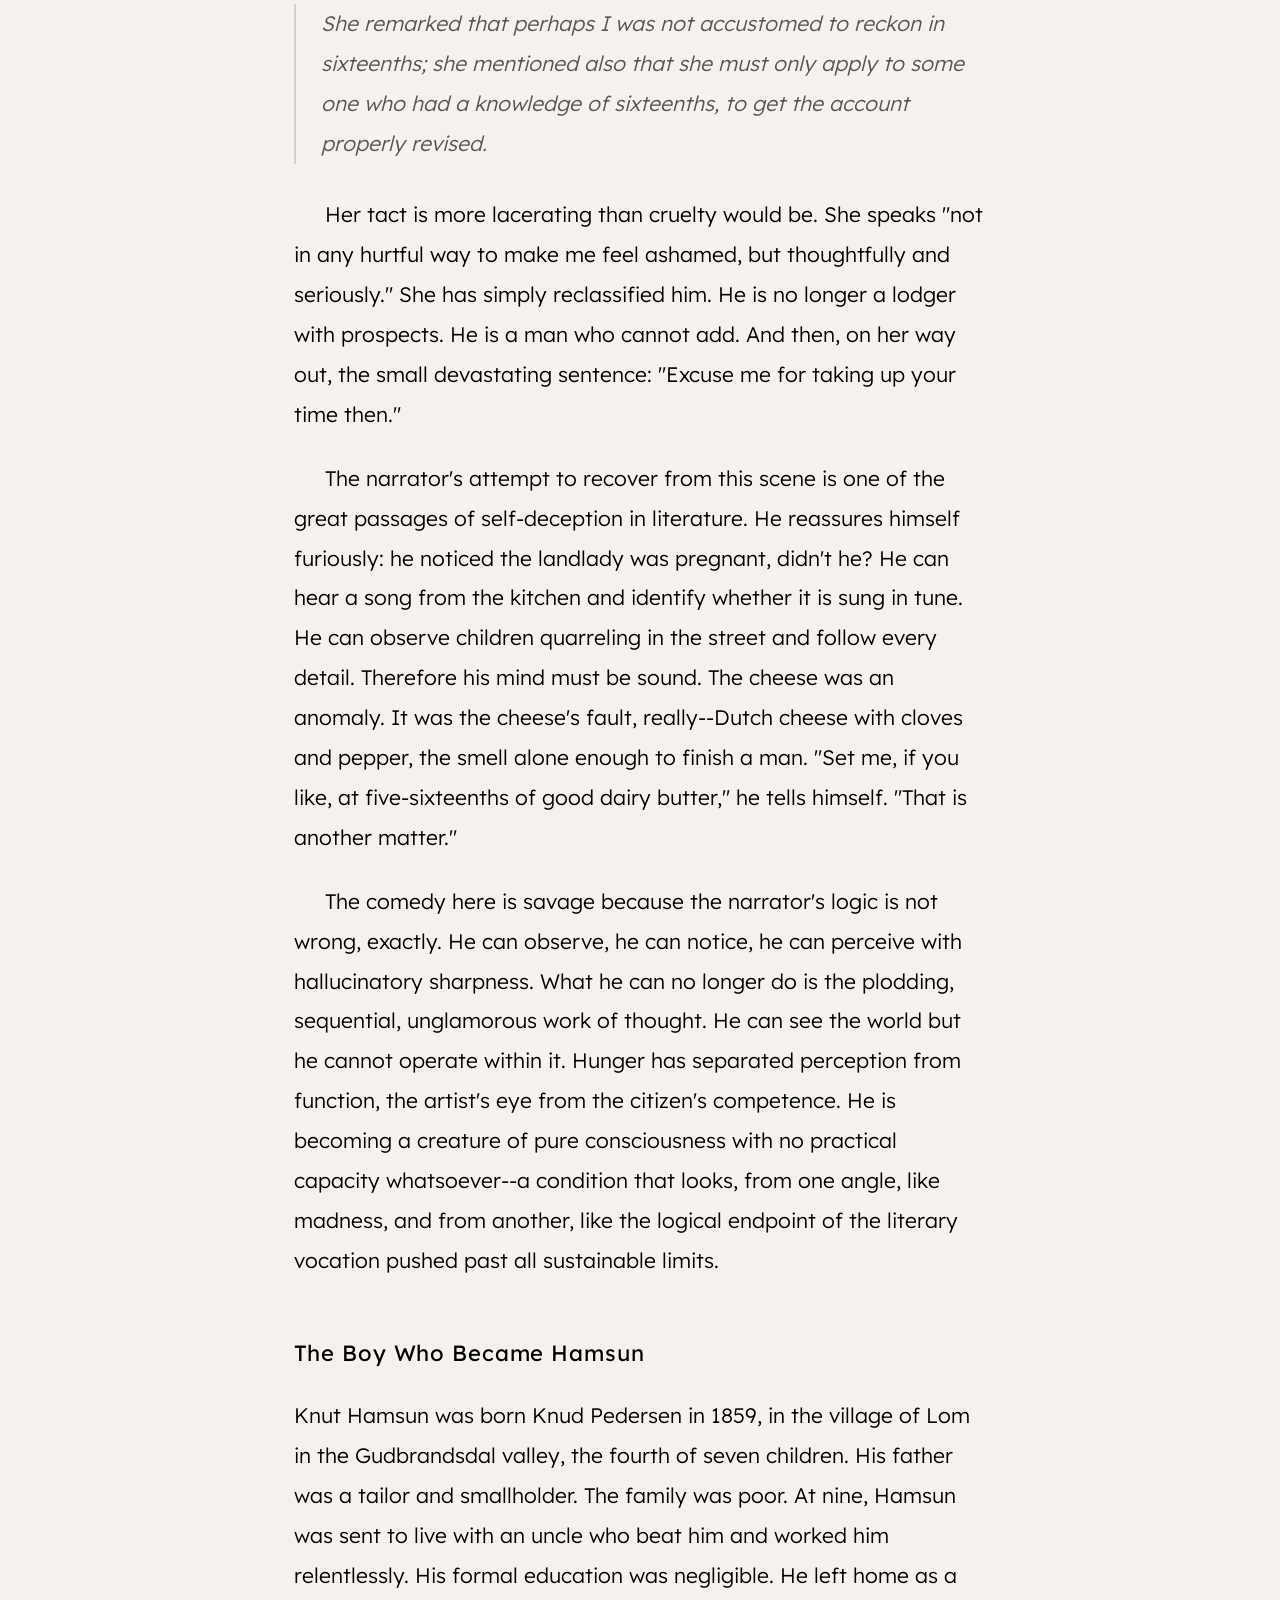
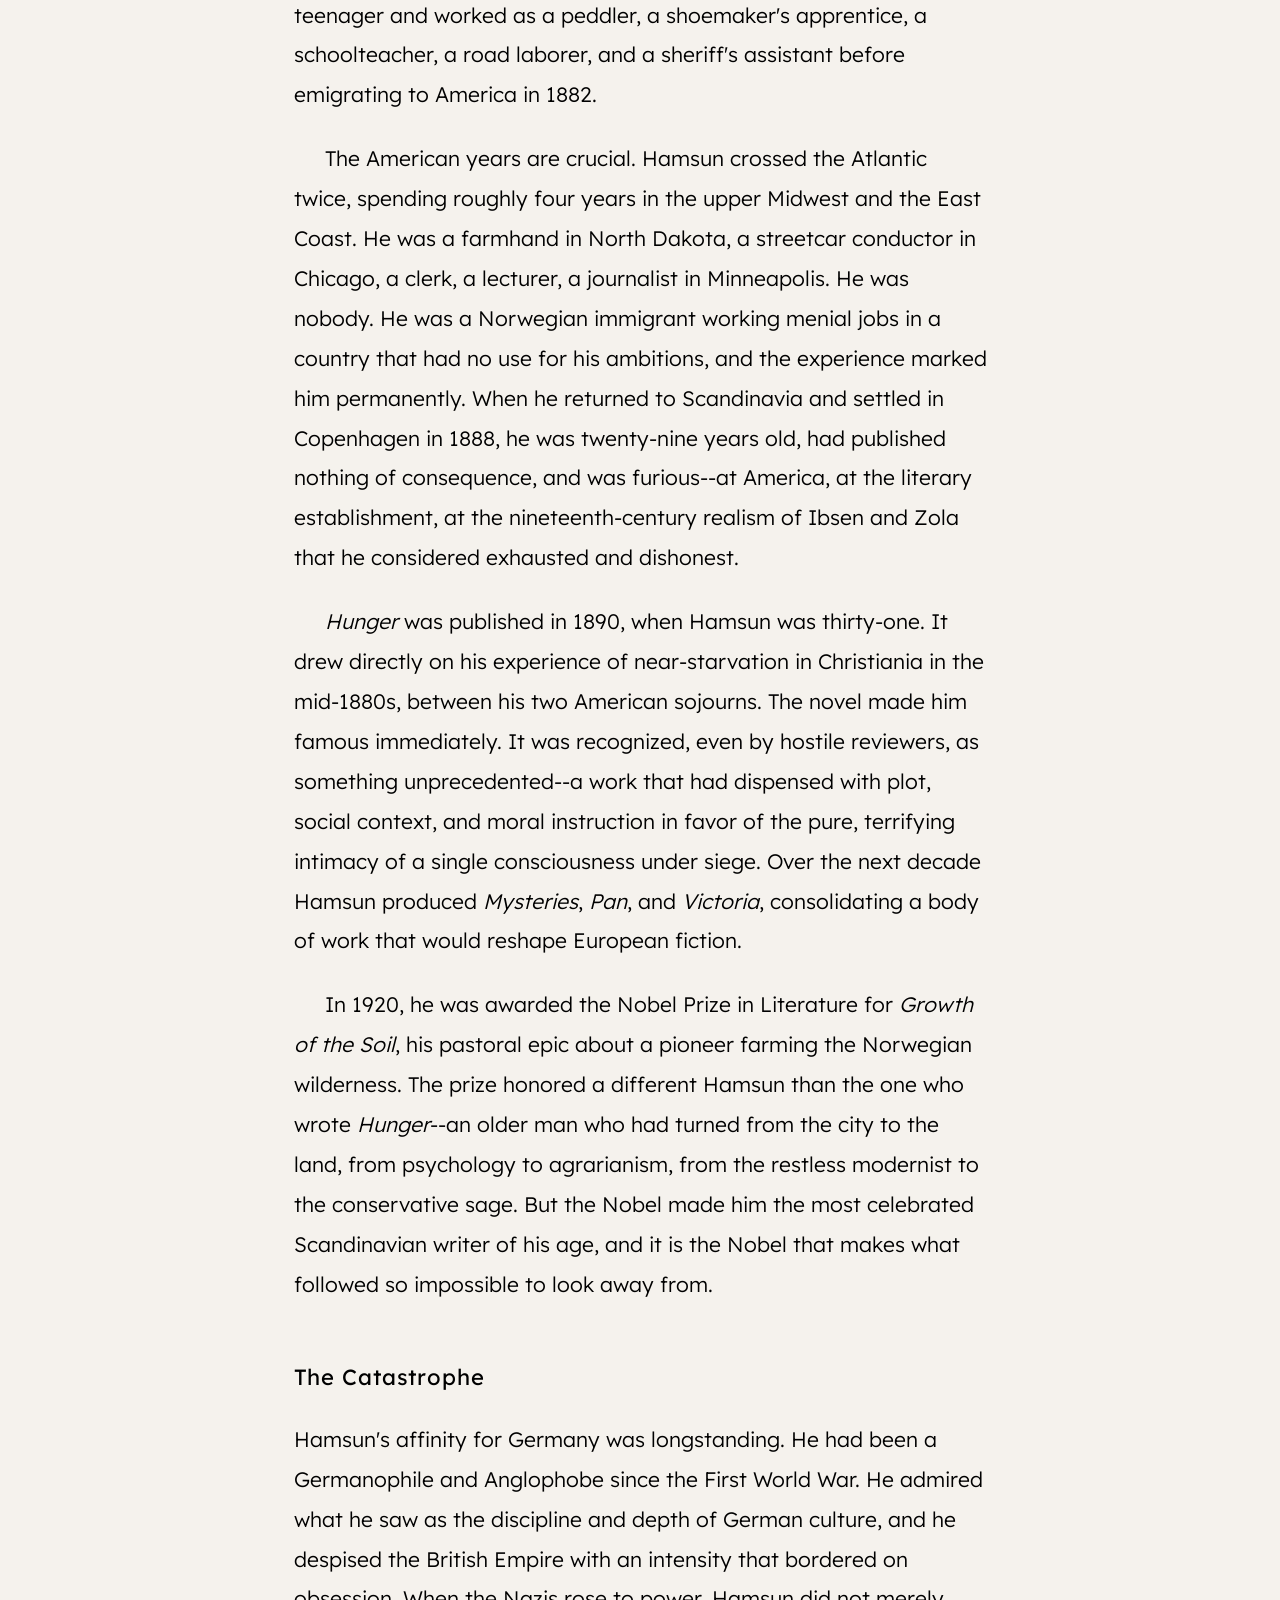
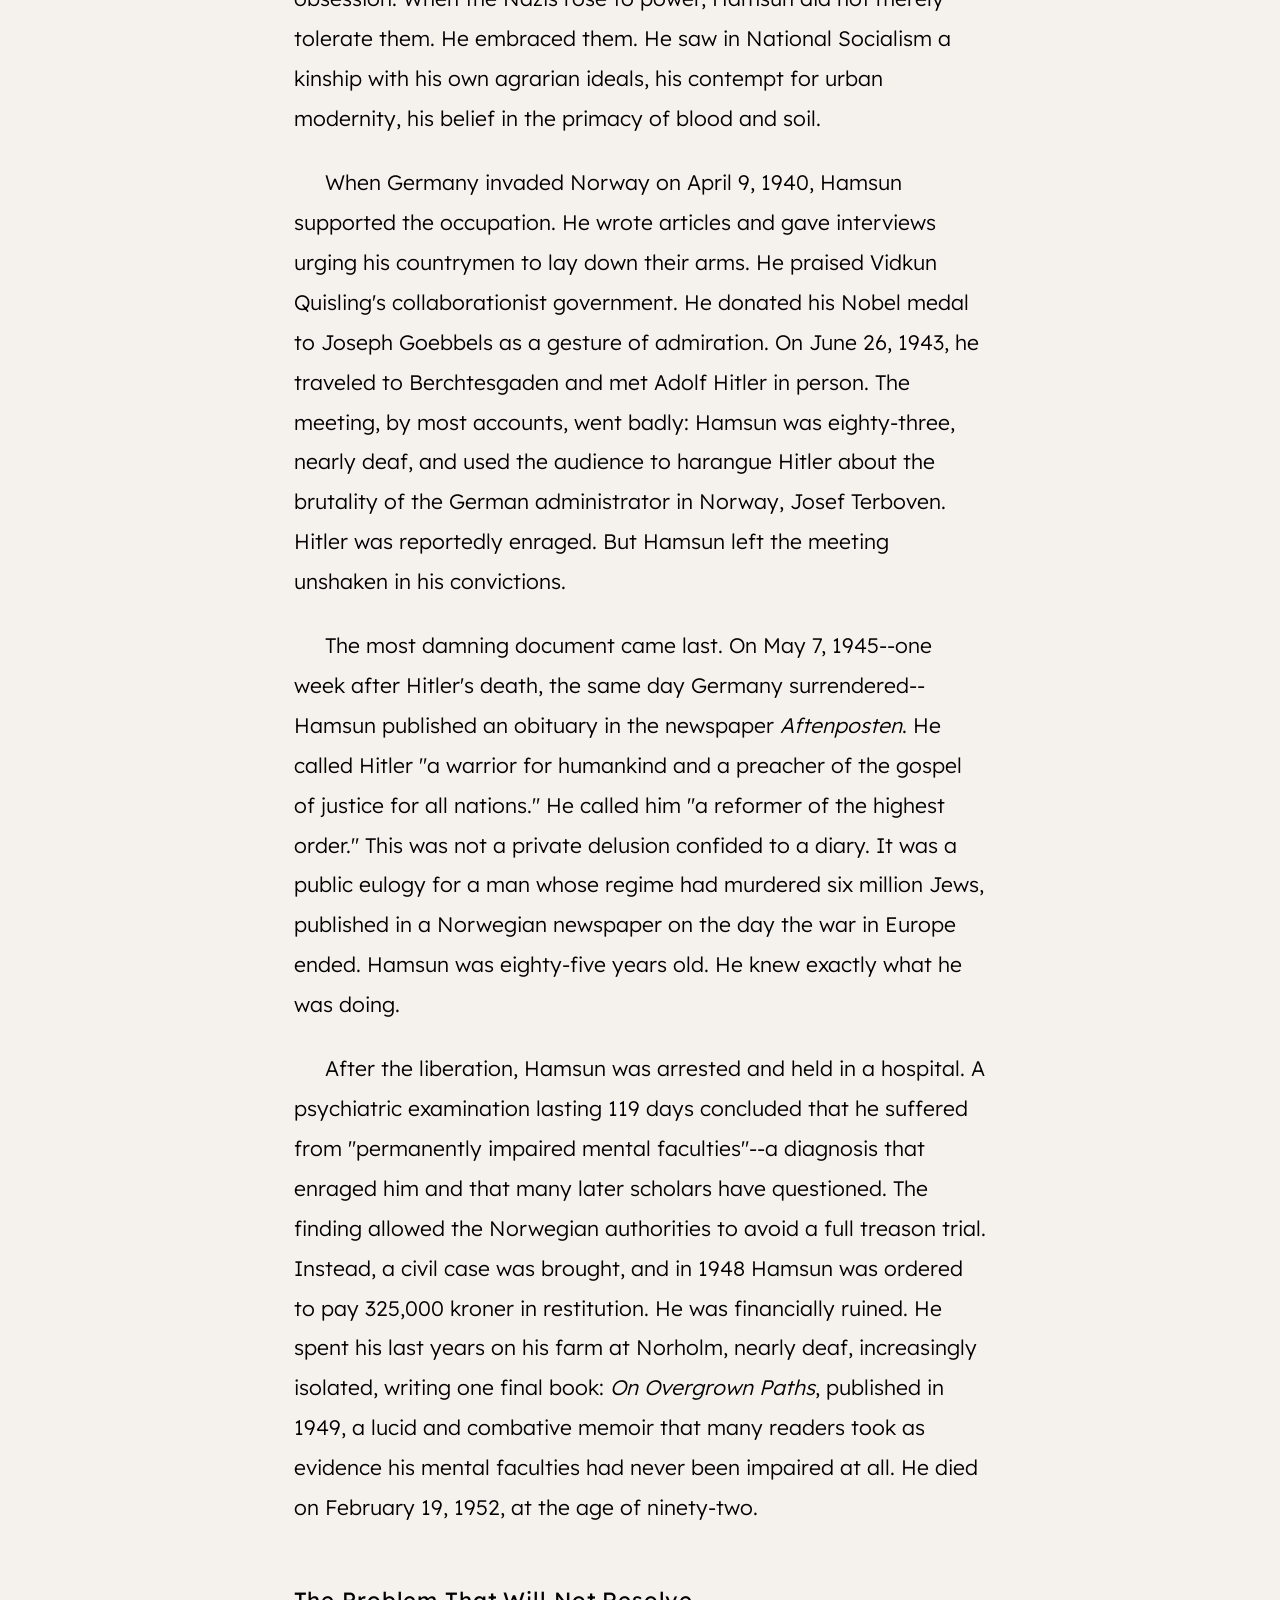
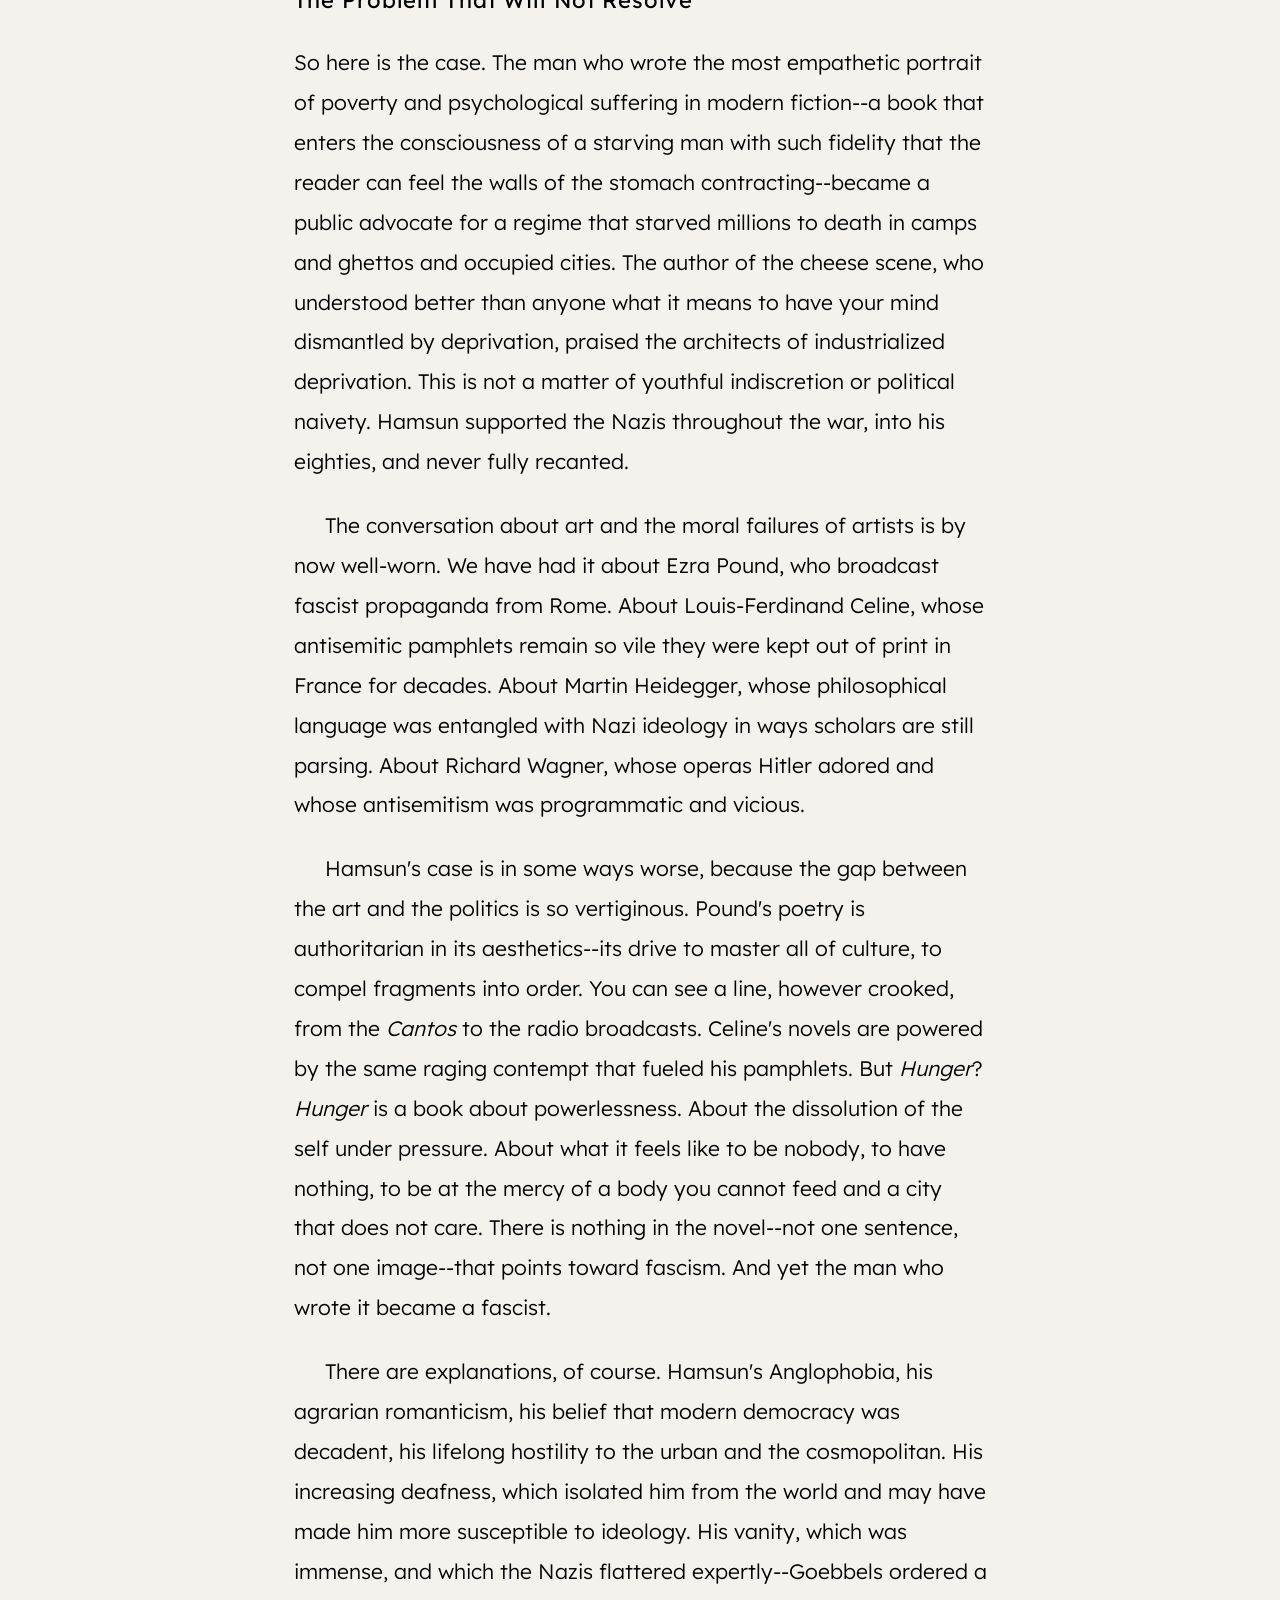
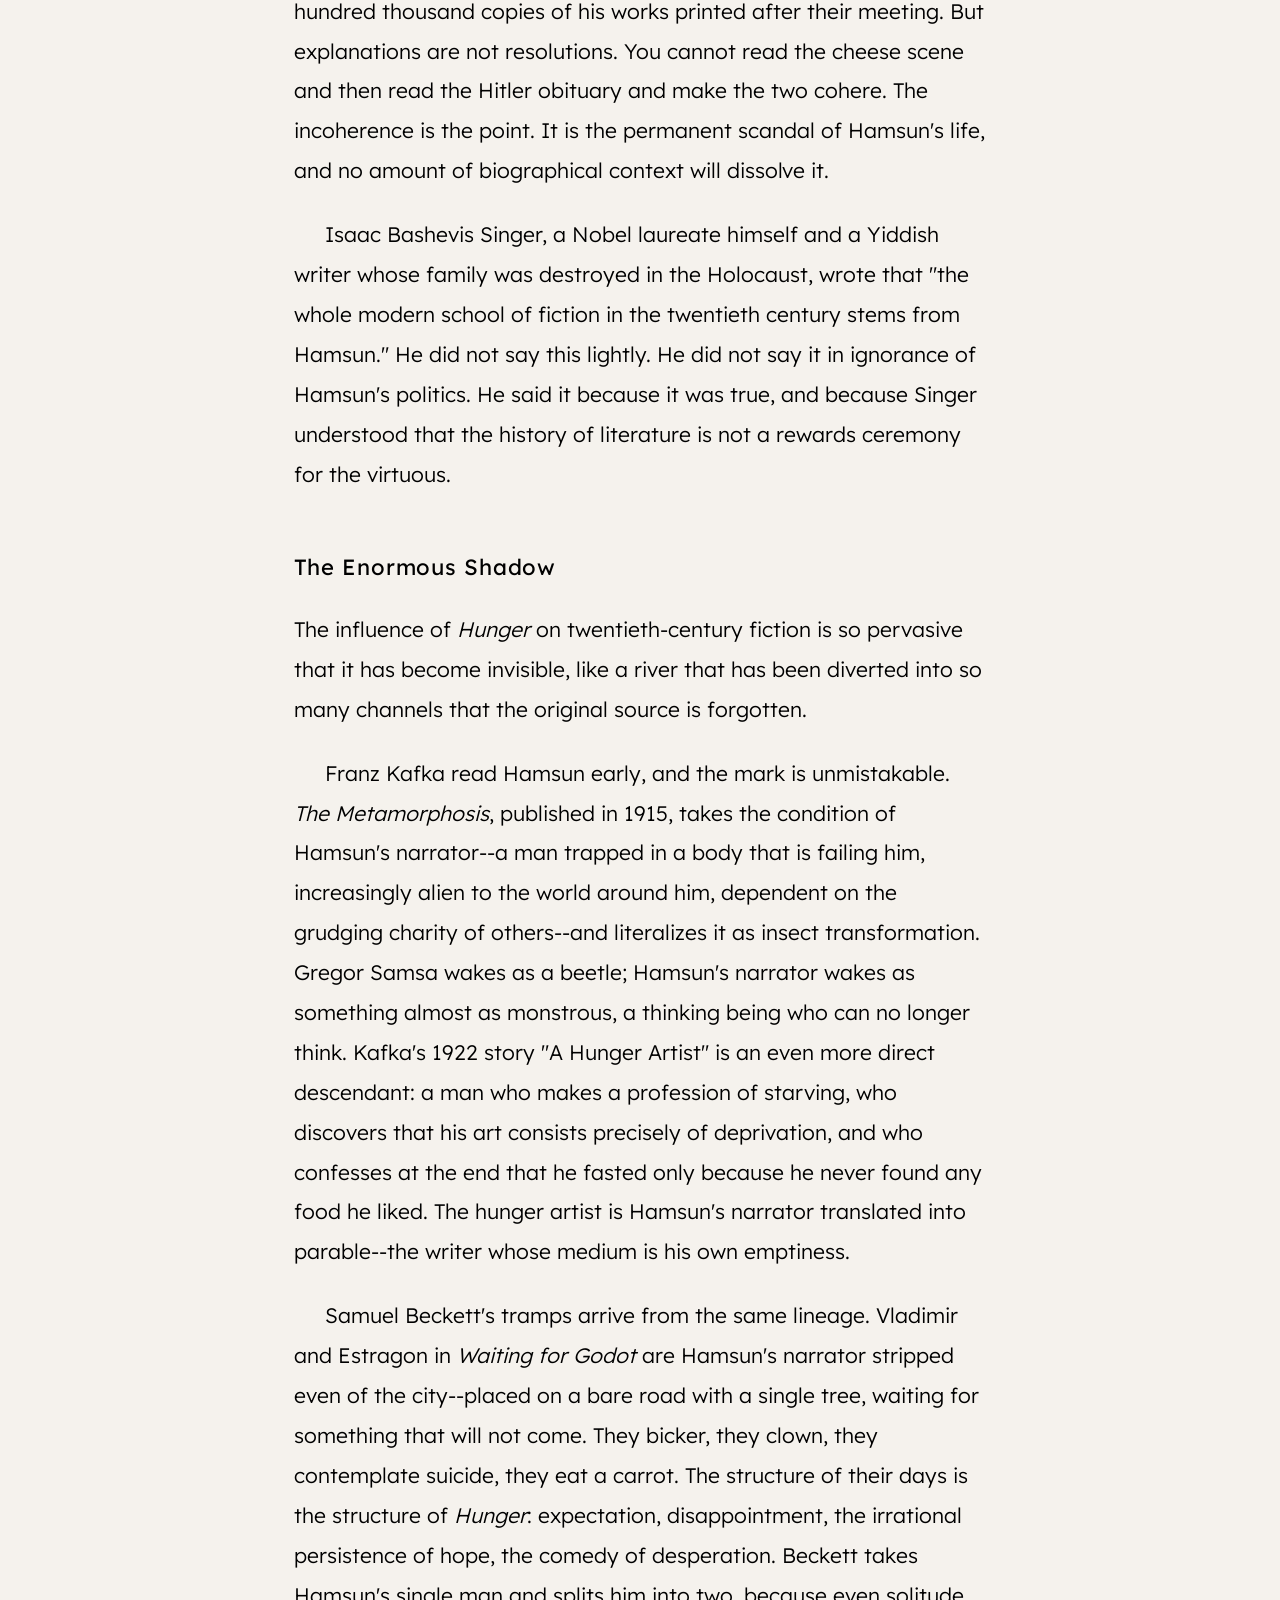
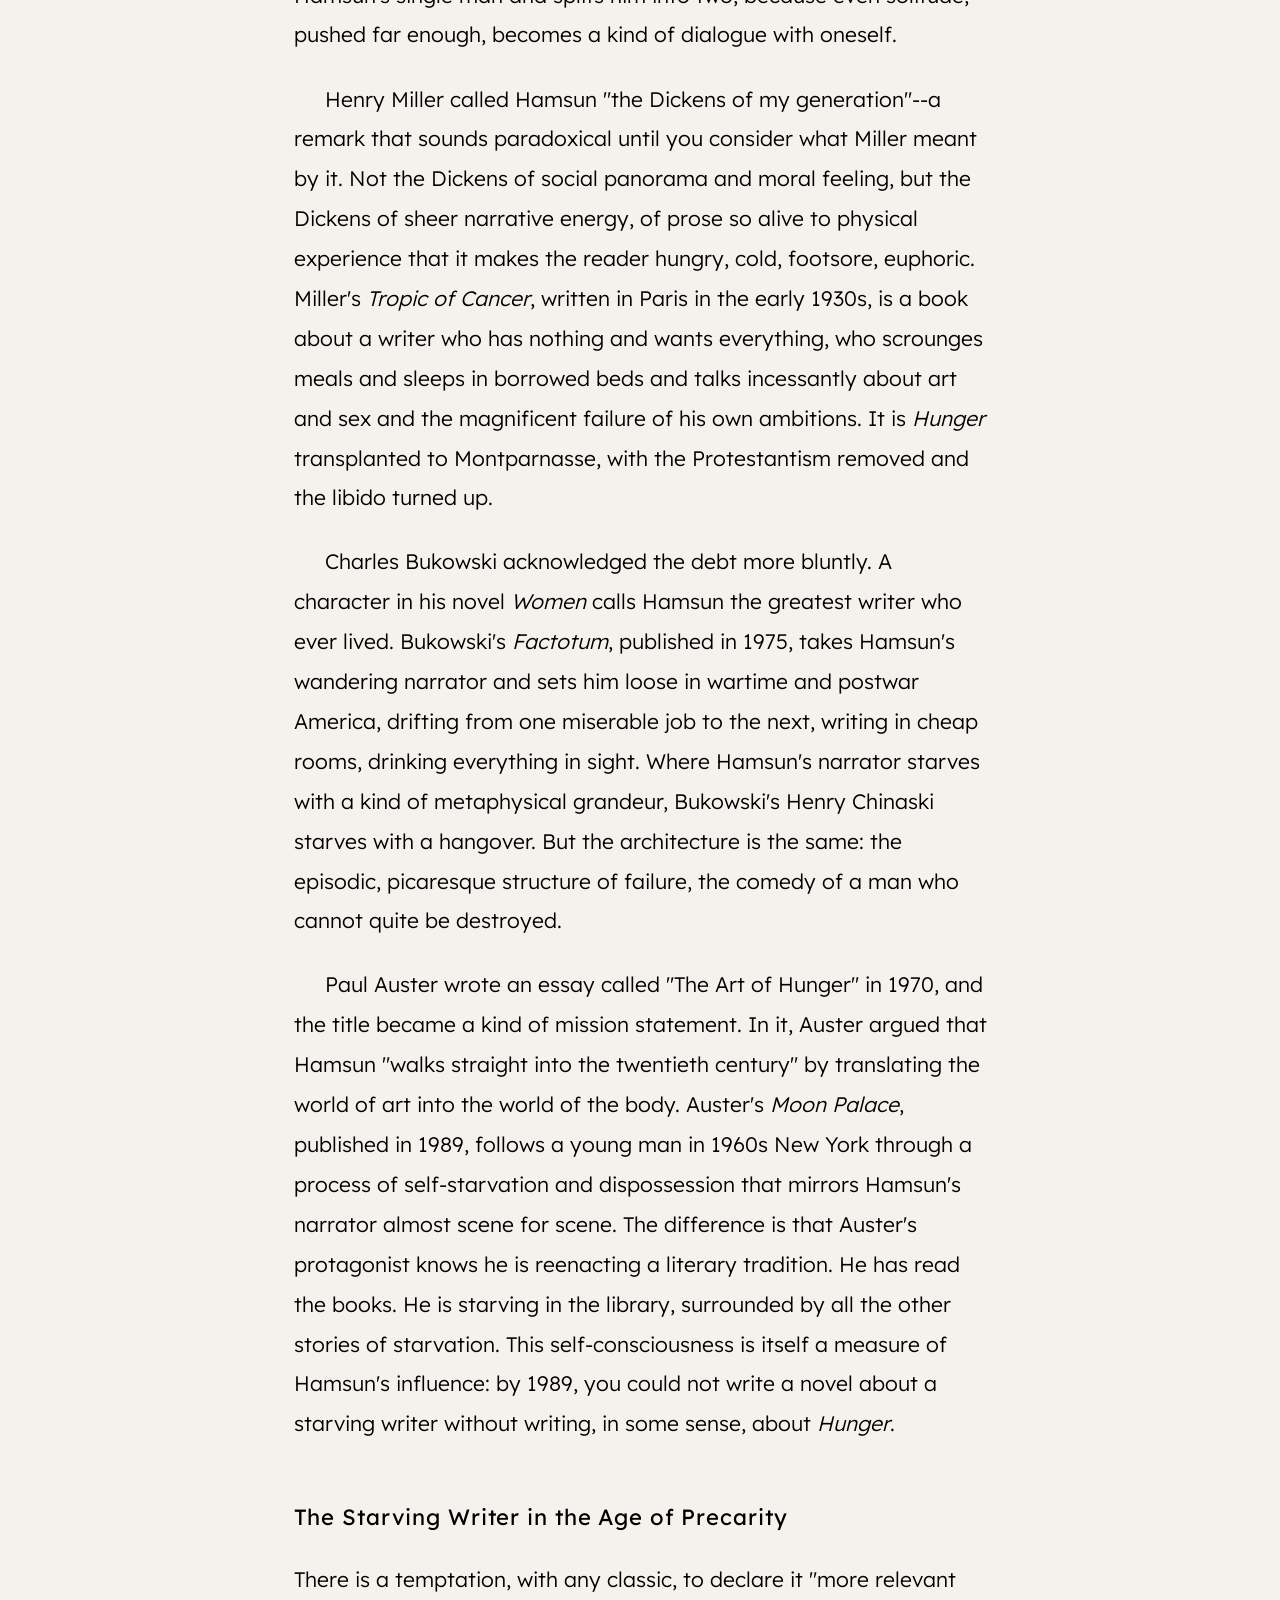
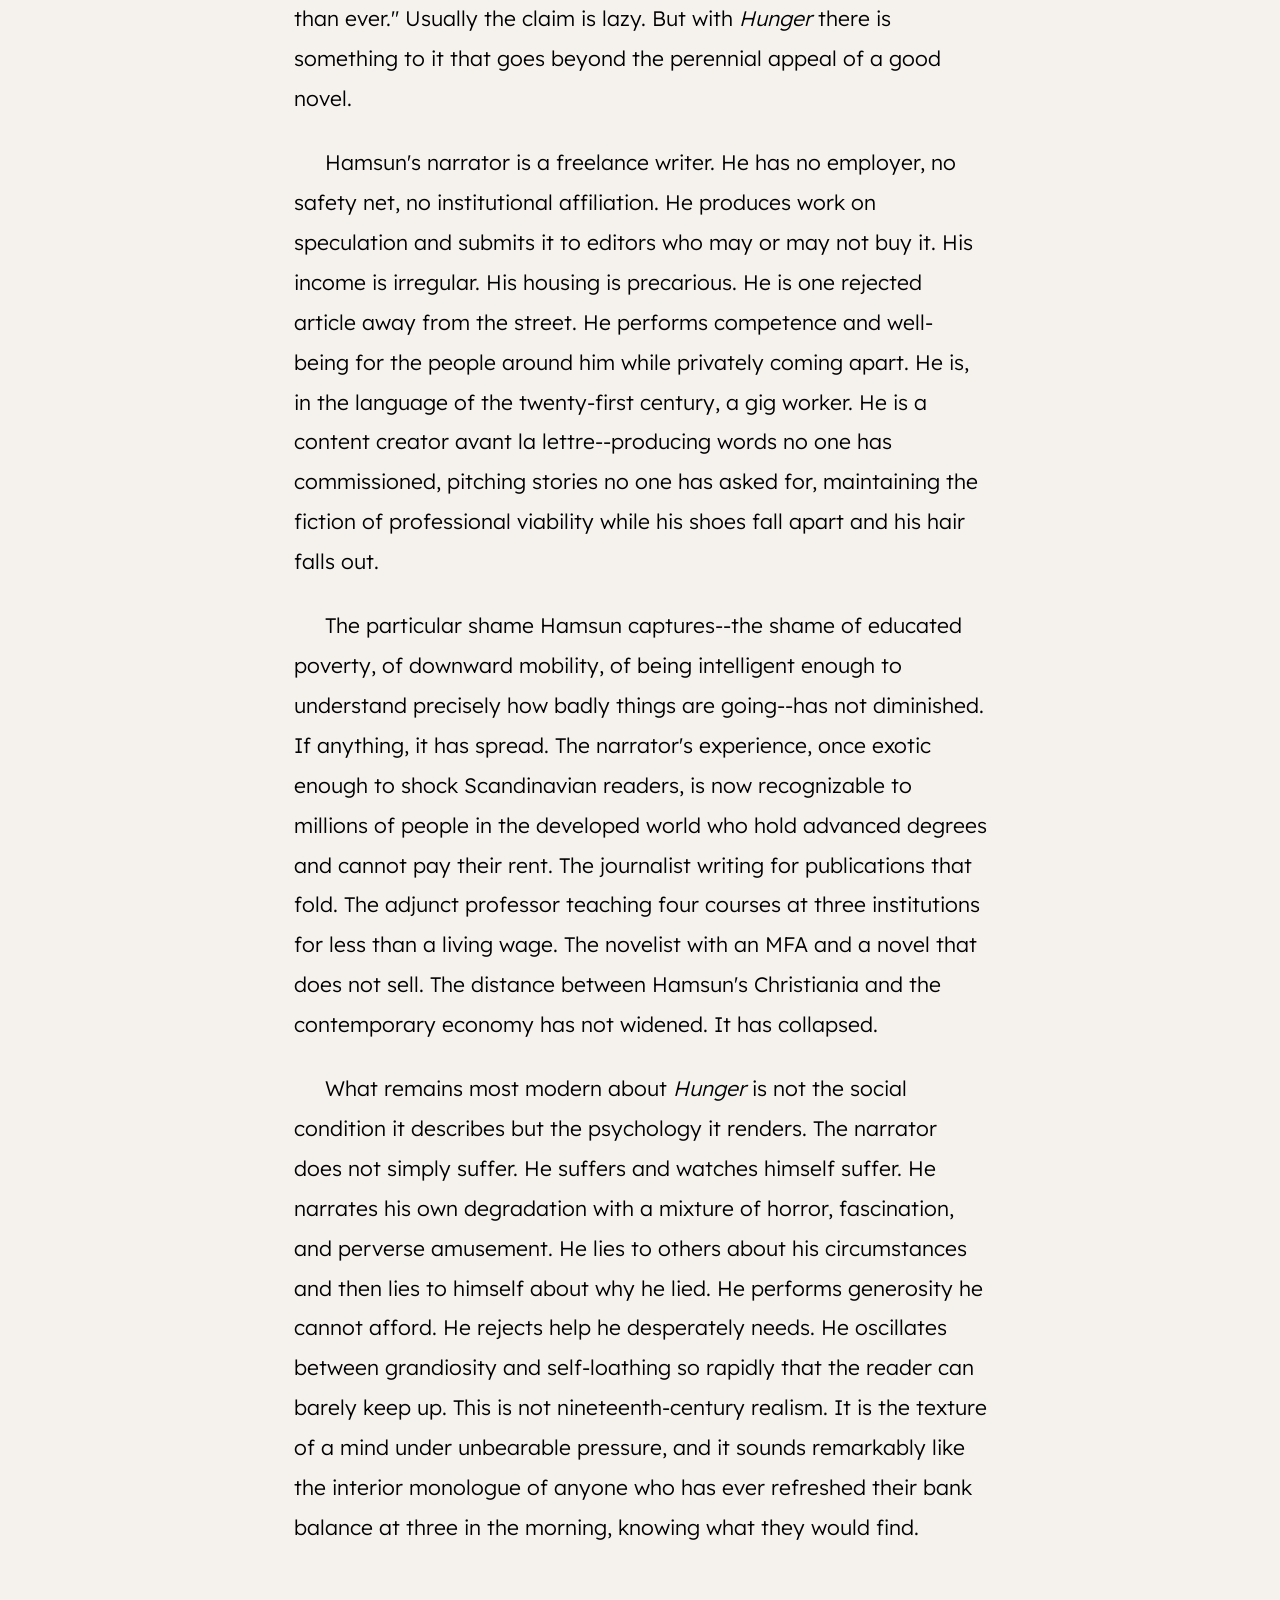
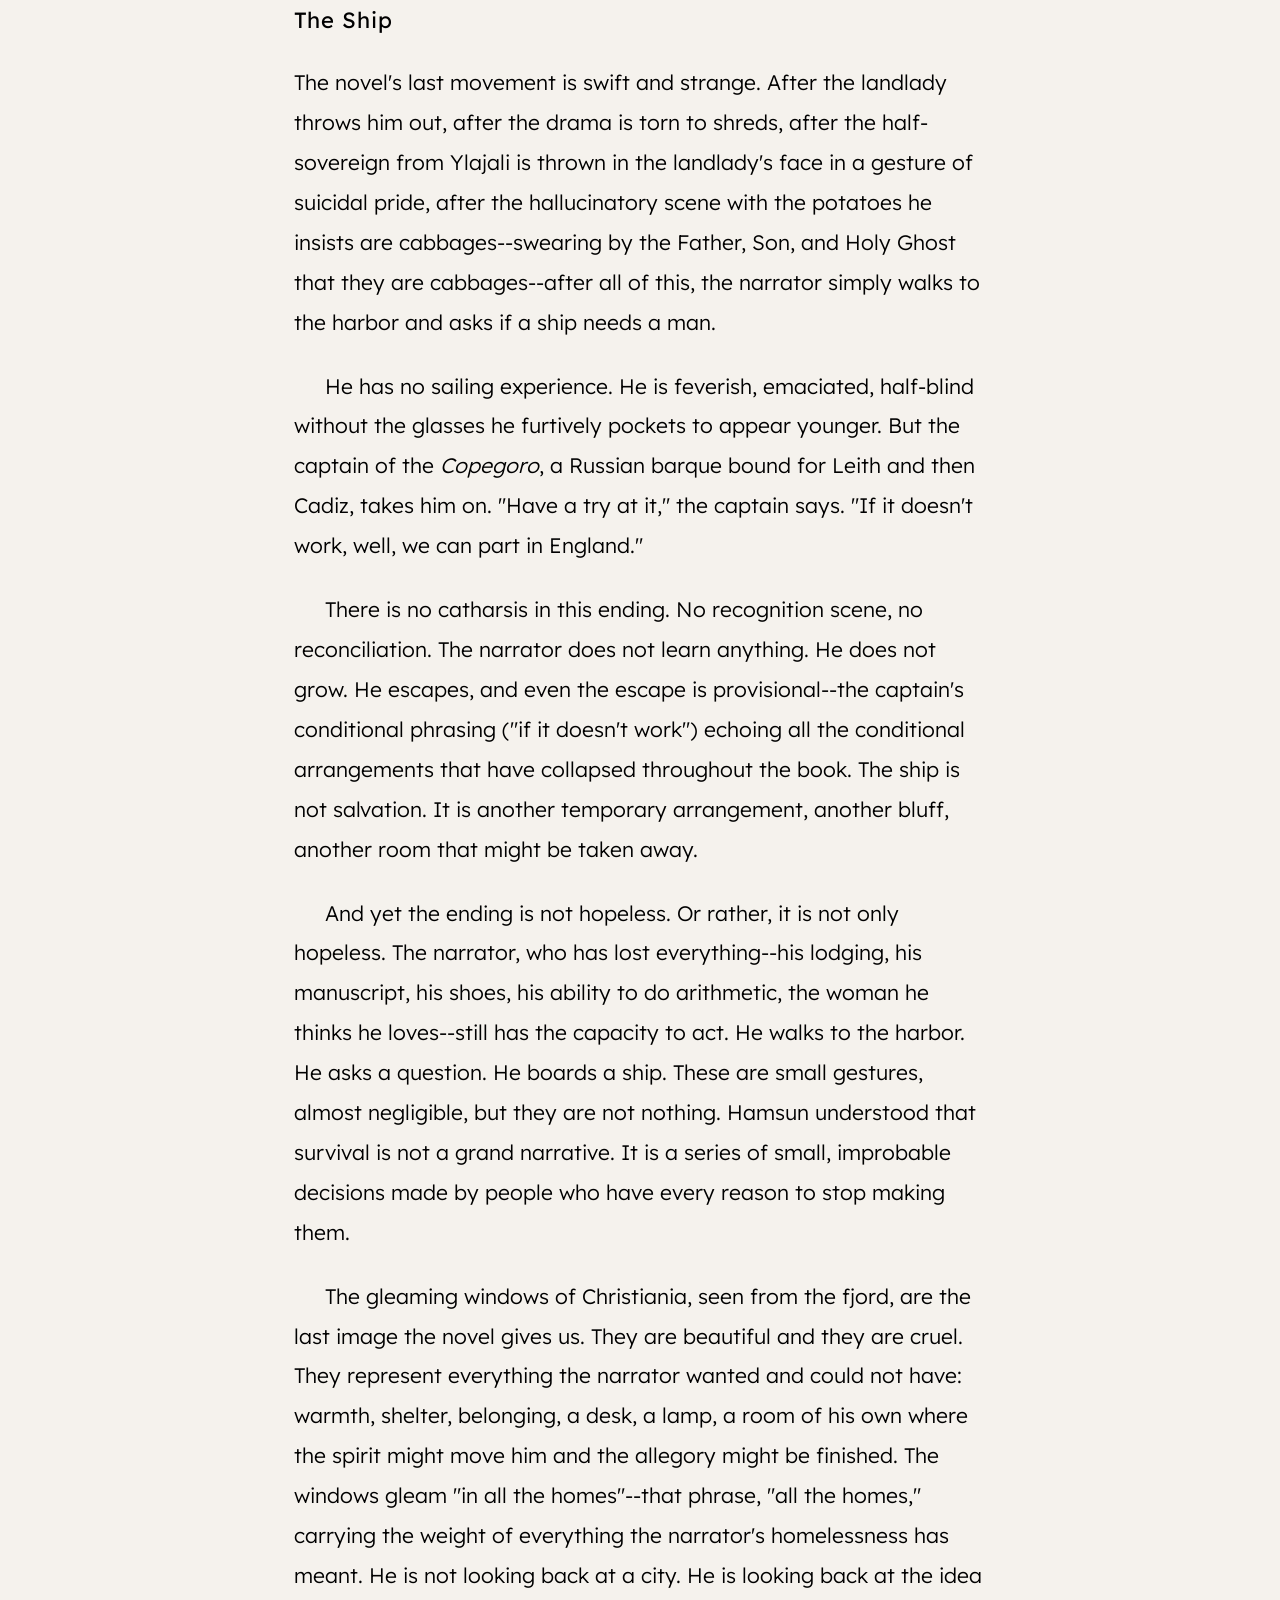
<file: docs/extra-4.html>
<!DOCTYPE html>
<html lang="en">
<head>
    <meta charset="UTF-8">
    <meta name="viewport" content="width=device-width, initial-scale=1.0">
    <title>Hunger — After Hunger</title>
    <link rel="preconnect" href="https://fonts.googleapis.com">
    <link href="https://fonts.googleapis.com/css2?family=Lexend:wght@300;400;500&display=swap" rel="stylesheet">
    <link rel="stylesheet" href="style.css">
</head>
<body>
    <header>
        <a href="index.html" class="home-link">Hunger</a>
    </header>
    <main data-type="extra" data-chapter="4">
        <h1>After Hunger</h1>

        <p>A novel can end in triumph or defeat, in marriage or death, in revelation or collapse. <em>Hunger</em> ends in none of these. It ends in departure. The narrator signs aboard a ship bound for England, a man with no experience claiming he can do anything. He is bluffing, of course, as he has bluffed his way through the entire book. But this time the bluff works. The captain says he can have a try. And then, in the novel's final paragraph, we get one of the most quietly devastating sentences in modern fiction:</p>

        <blockquote><p>Out in the fjord I dragged myself up once, wet with fever and exhaustion, and gazed landwards, and bade farewell for the present to the town--to Christiania, where the windows gleamed so brightly in all the homes.</p></blockquote>

        <p>That is the whole of the ending. There is no resolution, no lesson, no earned wisdom. There is a sick man on a ship looking back at a city full of lighted windows. The windows gleam in all the homes--all the homes that were never his, all the warmth he stood outside of for the length of the novel. It is an image of belonging seen from the position of permanent exclusion. The narrator does not overcome hunger. He flees it. He does not find his place in the world. He sails away from the only place he knows.</p>

        <p>Compare this to the endings of the other great novels of dislocation. <em>The Great Gatsby</em> closes with boats borne back ceaselessly into the past--a gorgeous, oratorical sweep that turns one man's failure into the condition of American longing itself. The last paragraph of <em>Dubliners</em> finds Gabriel Conroy watching the snow fall "upon all the living and the dead," dissolving boundaries in a universal white silence. Even Beckett's <em>Molloy</em>, for all its radical indeterminacy, ends with the strange calm of a man who has stopped struggling: "I don't know. I don't know." Each of these endings achieves a kind of formal grandeur, a sense that the sentence itself has become large enough to contain more than one life.</p>

        <p>Hamsun's ending does something different. It stays small. It stays with the particular. Those gleaming windows are not a metaphor for the human condition. They are windows, in a specific city, seen by a specific man who is running a fever. The power of the sentence lies in its plainness, and in what it does not say. The narrator does not tell us he is heartbroken. He does not tell us he is relieved. He bids farewell "for the present," as if he might come back, as if this were a temporary arrangement. It is the kind of lie people tell themselves when they are leaving forever.</p>

        <h2>The Mind Betrays Itself</h2>

        <p>Before the departure, though, comes the scene that might be the true climax of the novel--if a novel this formless can be said to have a climax. It is not a dramatic confrontation or a romantic catastrophe. It is a grocery bill.</p>

        <p>The landlady asks the narrator to check her accounts. A simple column of figures: loaves at two and a half pence, a lamp chimney at three, soap, butter. He adds the numbers, finds the total correct, and she asks him to check each line individually. And then he hits it:</p>

        <blockquote><p>Finally, I came to a dead stop at the following entry--"3. 5/16ths of a pound of cheese at 9d." My brain failed me completely; I stared stupidly down at the cheese, and got no farther.</p></blockquote>

        <p>Five-sixteenths of a pound of cheese. Five ounces, the landlady explains--it is simply how Dutch cheese is sold. The narrator claims to understand, tries once more, and cannot do it. The arithmetic is elementary. A child could manage it. But hunger has colonized the last territory he believed secure. His mind, the one instrument he possesses, the faculty on which his identity as a writer depends, has buckled.</p>

        <p>What makes the scene so devastating is the narrator's response. He does not weep or rage. He performs. He moves his lips, mutters numbers aloud, slides his finger down the column of figures as though steadily approaching a result. He is acting the part of a man who can think. And the landlady--this practical, pregnant, overworked woman--sees through him at once.</p>

        <blockquote><p>She remarked that perhaps I was not accustomed to reckon in sixteenths; she mentioned also that she must only apply to some one who had a knowledge of sixteenths, to get the account properly revised.</p></blockquote>

        <p>Her tact is more lacerating than cruelty would be. She speaks "not in any hurtful way to make me feel ashamed, but thoughtfully and seriously." She has simply reclassified him. He is no longer a lodger with prospects. He is a man who cannot add. And then, on her way out, the small devastating sentence: "Excuse me for taking up your time then."</p>

        <p>The narrator's attempt to recover from this scene is one of the great passages of self-deception in literature. He reassures himself furiously: he noticed the landlady was pregnant, didn't he? He can hear a song from the kitchen and identify whether it is sung in tune. He can observe children quarreling in the street and follow every detail. Therefore his mind must be sound. The cheese was an anomaly. It was the cheese's fault, really--Dutch cheese with cloves and pepper, the smell alone enough to finish a man. "Set me, if you like, at five-sixteenths of good dairy butter," he tells himself. "That is another matter."</p>

        <p>The comedy here is savage because the narrator's logic is not wrong, exactly. He can observe, he can notice, he can perceive with hallucinatory sharpness. What he can no longer do is the plodding, sequential, unglamorous work of thought. He can see the world but he cannot operate within it. Hunger has separated perception from function, the artist's eye from the citizen's competence. He is becoming a creature of pure consciousness with no practical capacity whatsoever--a condition that looks, from one angle, like madness, and from another, like the logical endpoint of the literary vocation pushed past all sustainable limits.</p>

        <h2>The Boy Who Became Hamsun</h2>

        <p>Knut Hamsun was born Knud Pedersen in 1859, in the village of Lom in the Gudbrandsdal valley, the fourth of seven children. His father was a tailor and smallholder. The family was poor. At nine, Hamsun was sent to live with an uncle who beat him and worked him relentlessly. His formal education was negligible. He left home as a teenager and worked as a peddler, a shoemaker's apprentice, a schoolteacher, a road laborer, and a sheriff's assistant before emigrating to America in 1882.</p>

        <p>The American years are crucial. Hamsun crossed the Atlantic twice, spending roughly four years in the upper Midwest and the East Coast. He was a farmhand in North Dakota, a streetcar conductor in Chicago, a clerk, a lecturer, a journalist in Minneapolis. He was nobody. He was a Norwegian immigrant working menial jobs in a country that had no use for his ambitions, and the experience marked him permanently. When he returned to Scandinavia and settled in Copenhagen in 1888, he was twenty-nine years old, had published nothing of consequence, and was furious--at America, at the literary establishment, at the nineteenth-century realism of Ibsen and Zola that he considered exhausted and dishonest.</p>

        <p><em>Hunger</em> was published in 1890, when Hamsun was thirty-one. It drew directly on his experience of near-starvation in Christiania in the mid-1880s, between his two American sojourns. The novel made him famous immediately. It was recognized, even by hostile reviewers, as something unprecedented--a work that had dispensed with plot, social context, and moral instruction in favor of the pure, terrifying intimacy of a single consciousness under siege. Over the next decade Hamsun produced <em>Mysteries</em>, <em>Pan</em>, and <em>Victoria</em>, consolidating a body of work that would reshape European fiction.</p>

        <p>In 1920, he was awarded the Nobel Prize in Literature for <em>Growth of the Soil</em>, his pastoral epic about a pioneer farming the Norwegian wilderness. The prize honored a different Hamsun than the one who wrote <em>Hunger</em>--an older man who had turned from the city to the land, from psychology to agrarianism, from the restless modernist to the conservative sage. But the Nobel made him the most celebrated Scandinavian writer of his age, and it is the Nobel that makes what followed so impossible to look away from.</p>

        <h2>The Catastrophe</h2>

        <p>Hamsun's affinity for Germany was longstanding. He had been a Germanophile and Anglophobe since the First World War. He admired what he saw as the discipline and depth of German culture, and he despised the British Empire with an intensity that bordered on obsession. When the Nazis rose to power, Hamsun did not merely tolerate them. He embraced them. He saw in National Socialism a kinship with his own agrarian ideals, his contempt for urban modernity, his belief in the primacy of blood and soil.</p>

        <p>When Germany invaded Norway on April 9, 1940, Hamsun supported the occupation. He wrote articles and gave interviews urging his countrymen to lay down their arms. He praised Vidkun Quisling's collaborationist government. He donated his Nobel medal to Joseph Goebbels as a gesture of admiration. On June 26, 1943, he traveled to Berchtesgaden and met Adolf Hitler in person. The meeting, by most accounts, went badly: Hamsun was eighty-three, nearly deaf, and used the audience to harangue Hitler about the brutality of the German administrator in Norway, Josef Terboven. Hitler was reportedly enraged. But Hamsun left the meeting unshaken in his convictions.</p>

        <p>The most damning document came last. On May 7, 1945--one week after Hitler's death, the same day Germany surrendered--Hamsun published an obituary in the newspaper <em>Aftenposten</em>. He called Hitler "a warrior for humankind and a preacher of the gospel of justice for all nations." He called him "a reformer of the highest order." This was not a private delusion confided to a diary. It was a public eulogy for a man whose regime had murdered six million Jews, published in a Norwegian newspaper on the day the war in Europe ended. Hamsun was eighty-five years old. He knew exactly what he was doing.</p>

        <p>After the liberation, Hamsun was arrested and held in a hospital. A psychiatric examination lasting 119 days concluded that he suffered from "permanently impaired mental faculties"--a diagnosis that enraged him and that many later scholars have questioned. The finding allowed the Norwegian authorities to avoid a full treason trial. Instead, a civil case was brought, and in 1948 Hamsun was ordered to pay 325,000 kroner in restitution. He was financially ruined. He spent his last years on his farm at Norholm, nearly deaf, increasingly isolated, writing one final book: <em>On Overgrown Paths</em>, published in 1949, a lucid and combative memoir that many readers took as evidence his mental faculties had never been impaired at all. He died on February 19, 1952, at the age of ninety-two.</p>

        <h2>The Problem That Will Not Resolve</h2>

        <p>So here is the case. The man who wrote the most empathetic portrait of poverty and psychological suffering in modern fiction--a book that enters the consciousness of a starving man with such fidelity that the reader can feel the walls of the stomach contracting--became a public advocate for a regime that starved millions to death in camps and ghettos and occupied cities. The author of the cheese scene, who understood better than anyone what it means to have your mind dismantled by deprivation, praised the architects of industrialized deprivation. This is not a matter of youthful indiscretion or political naivety. Hamsun supported the Nazis throughout the war, into his eighties, and never fully recanted.</p>

        <p>The conversation about art and the moral failures of artists is by now well-worn. We have had it about Ezra Pound, who broadcast fascist propaganda from Rome. About Louis-Ferdinand Celine, whose antisemitic pamphlets remain so vile they were kept out of print in France for decades. About Martin Heidegger, whose philosophical language was entangled with Nazi ideology in ways scholars are still parsing. About Richard Wagner, whose operas Hitler adored and whose antisemitism was programmatic and vicious.</p>

        <p>Hamsun's case is in some ways worse, because the gap between the art and the politics is so vertiginous. Pound's poetry is authoritarian in its aesthetics--its drive to master all of culture, to compel fragments into order. You can see a line, however crooked, from the <em>Cantos</em> to the radio broadcasts. Celine's novels are powered by the same raging contempt that fueled his pamphlets. But <em>Hunger</em>? <em>Hunger</em> is a book about powerlessness. About the dissolution of the self under pressure. About what it feels like to be nobody, to have nothing, to be at the mercy of a body you cannot feed and a city that does not care. There is nothing in the novel--not one sentence, not one image--that points toward fascism. And yet the man who wrote it became a fascist.</p>

        <p>There are explanations, of course. Hamsun's Anglophobia, his agrarian romanticism, his belief that modern democracy was decadent, his lifelong hostility to the urban and the cosmopolitan. His increasing deafness, which isolated him from the world and may have made him more susceptible to ideology. His vanity, which was immense, and which the Nazis flattered expertly--Goebbels ordered a hundred thousand copies of his works printed after their meeting. But explanations are not resolutions. You cannot read the cheese scene and then read the Hitler obituary and make the two cohere. The incoherence is the point. It is the permanent scandal of Hamsun's life, and no amount of biographical context will dissolve it.</p>

        <p>Isaac Bashevis Singer, a Nobel laureate himself and a Yiddish writer whose family was destroyed in the Holocaust, wrote that "the whole modern school of fiction in the twentieth century stems from Hamsun." He did not say this lightly. He did not say it in ignorance of Hamsun's politics. He said it because it was true, and because Singer understood that the history of literature is not a rewards ceremony for the virtuous.</p>

        <h2>The Enormous Shadow</h2>

        <p>The influence of <em>Hunger</em> on twentieth-century fiction is so pervasive that it has become invisible, like a river that has been diverted into so many channels that the original source is forgotten.</p>

        <p>Franz Kafka read Hamsun early, and the mark is unmistakable. <em>The Metamorphosis</em>, published in 1915, takes the condition of Hamsun's narrator--a man trapped in a body that is failing him, increasingly alien to the world around him, dependent on the grudging charity of others--and literalizes it as insect transformation. Gregor Samsa wakes as a beetle; Hamsun's narrator wakes as something almost as monstrous, a thinking being who can no longer think. Kafka's 1922 story "A Hunger Artist" is an even more direct descendant: a man who makes a profession of starving, who discovers that his art consists precisely of deprivation, and who confesses at the end that he fasted only because he never found any food he liked. The hunger artist is Hamsun's narrator translated into parable--the writer whose medium is his own emptiness.</p>

        <p>Samuel Beckett's tramps arrive from the same lineage. Vladimir and Estragon in <em>Waiting for Godot</em> are Hamsun's narrator stripped even of the city--placed on a bare road with a single tree, waiting for something that will not come. They bicker, they clown, they contemplate suicide, they eat a carrot. The structure of their days is the structure of <em>Hunger</em>: expectation, disappointment, the irrational persistence of hope, the comedy of desperation. Beckett takes Hamsun's single man and splits him into two, because even solitude, pushed far enough, becomes a kind of dialogue with oneself.</p>

        <p>Henry Miller called Hamsun "the Dickens of my generation"--a remark that sounds paradoxical until you consider what Miller meant by it. Not the Dickens of social panorama and moral feeling, but the Dickens of sheer narrative energy, of prose so alive to physical experience that it makes the reader hungry, cold, footsore, euphoric. Miller's <em>Tropic of Cancer</em>, written in Paris in the early 1930s, is a book about a writer who has nothing and wants everything, who scrounges meals and sleeps in borrowed beds and talks incessantly about art and sex and the magnificent failure of his own ambitions. It is <em>Hunger</em> transplanted to Montparnasse, with the Protestantism removed and the libido turned up.</p>

        <p>Charles Bukowski acknowledged the debt more bluntly. A character in his novel <em>Women</em> calls Hamsun the greatest writer who ever lived. Bukowski's <em>Factotum</em>, published in 1975, takes Hamsun's wandering narrator and sets him loose in wartime and postwar America, drifting from one miserable job to the next, writing in cheap rooms, drinking everything in sight. Where Hamsun's narrator starves with a kind of metaphysical grandeur, Bukowski's Henry Chinaski starves with a hangover. But the architecture is the same: the episodic, picaresque structure of failure, the comedy of a man who cannot quite be destroyed.</p>

        <p>Paul Auster wrote an essay called "The Art of Hunger" in 1970, and the title became a kind of mission statement. In it, Auster argued that Hamsun "walks straight into the twentieth century" by translating the world of art into the world of the body. Auster's <em>Moon Palace</em>, published in 1989, follows a young man in 1960s New York through a process of self-starvation and dispossession that mirrors Hamsun's narrator almost scene for scene. The difference is that Auster's protagonist knows he is reenacting a literary tradition. He has read the books. He is starving in the library, surrounded by all the other stories of starvation. This self-consciousness is itself a measure of Hamsun's influence: by 1989, you could not write a novel about a starving writer without writing, in some sense, about <em>Hunger</em>.</p>

        <h2>The Starving Writer in the Age of Precarity</h2>

        <p>There is a temptation, with any classic, to declare it "more relevant than ever." Usually the claim is lazy. But with <em>Hunger</em> there is something to it that goes beyond the perennial appeal of a good novel.</p>

        <p>Hamsun's narrator is a freelance writer. He has no employer, no safety net, no institutional affiliation. He produces work on speculation and submits it to editors who may or may not buy it. His income is irregular. His housing is precarious. He is one rejected article away from the street. He performs competence and well-being for the people around him while privately coming apart. He is, in the language of the twenty-first century, a gig worker. He is a content creator avant la lettre--producing words no one has commissioned, pitching stories no one has asked for, maintaining the fiction of professional viability while his shoes fall apart and his hair falls out.</p>

        <p>The particular shame Hamsun captures--the shame of educated poverty, of downward mobility, of being intelligent enough to understand precisely how badly things are going--has not diminished. If anything, it has spread. The narrator's experience, once exotic enough to shock Scandinavian readers, is now recognizable to millions of people in the developed world who hold advanced degrees and cannot pay their rent. The journalist writing for publications that fold. The adjunct professor teaching four courses at three institutions for less than a living wage. The novelist with an MFA and a novel that does not sell. The distance between Hamsun's Christiania and the contemporary economy has not widened. It has collapsed.</p>

        <p>What remains most modern about <em>Hunger</em> is not the social condition it describes but the psychology it renders. The narrator does not simply suffer. He suffers and watches himself suffer. He narrates his own degradation with a mixture of horror, fascination, and perverse amusement. He lies to others about his circumstances and then lies to himself about why he lied. He performs generosity he cannot afford. He rejects help he desperately needs. He oscillates between grandiosity and self-loathing so rapidly that the reader can barely keep up. This is not nineteenth-century realism. It is the texture of a mind under unbearable pressure, and it sounds remarkably like the interior monologue of anyone who has ever refreshed their bank balance at three in the morning, knowing what they would find.</p>

        <h2>The Ship</h2>

        <p>The novel's last movement is swift and strange. After the landlady throws him out, after the drama is torn to shreds, after the half-sovereign from Ylajali is thrown in the landlady's face in a gesture of suicidal pride, after the hallucinatory scene with the potatoes he insists are cabbages--swearing by the Father, Son, and Holy Ghost that they are cabbages--after all of this, the narrator simply walks to the harbor and asks if a ship needs a man.</p>

        <p>He has no sailing experience. He is feverish, emaciated, half-blind without the glasses he furtively pockets to appear younger. But the captain of the <em>Copegoro</em>, a Russian barque bound for Leith and then Cadiz, takes him on. "Have a try at it," the captain says. "If it doesn't work, well, we can part in England."</p>

        <p>There is no catharsis in this ending. No recognition scene, no reconciliation. The narrator does not learn anything. He does not grow. He escapes, and even the escape is provisional--the captain's conditional phrasing ("if it doesn't work") echoing all the conditional arrangements that have collapsed throughout the book. The ship is not salvation. It is another temporary arrangement, another bluff, another room that might be taken away.</p>

        <p>And yet the ending is not hopeless. Or rather, it is not only hopeless. The narrator, who has lost everything--his lodging, his manuscript, his shoes, his ability to do arithmetic, the woman he thinks he loves--still has the capacity to act. He walks to the harbor. He asks a question. He boards a ship. These are small gestures, almost negligible, but they are not nothing. Hamsun understood that survival is not a grand narrative. It is a series of small, improbable decisions made by people who have every reason to stop making them.</p>

        <p>The gleaming windows of Christiania, seen from the fjord, are the last image the novel gives us. They are beautiful and they are cruel. They represent everything the narrator wanted and could not have: warmth, shelter, belonging, a desk, a lamp, a room of his own where the spirit might move him and the allegory might be finished. The windows gleam "in all the homes"--that phrase, "all the homes," carrying the weight of everything the narrator's homelessness has meant. He is not looking back at a city. He is looking back at the idea of a life he was never granted.</p>

        <p>Hamsun was thirty-one when he published this ending. He would live another sixty-two years, win the Nobel Prize, write a dozen more books, buy a grand estate, meet Adolf Hitler, eulogize him in print, be tried for treason, be declared mentally impaired, write a final book proving he was nothing of the kind, and die in his bed at ninety-two. The young man on the ship became one of the most celebrated and most reviled writers of the twentieth century. The novel he left behind--this small, ferocious, funny, agonizing book about a man who could not feed himself--became the headwater of modern fiction's deepest stream: the literature of the self at the end of its resources, the mind turning on itself in the dark.</p>

        <p>The windows still gleam. The ship sails on. The hunger does not end.</p>

    </main>
    <nav class="chapter-nav">
        <a href="extra-3.html">← Previous essay</a>
        <a href="index.html">Home</a>
        <span></span>
    </nav>
    <nav class="extra-nav">
        <a href="part-4.html">← Back to Part IV</a>
    </nav>
    <script src="app.js"></script>
</body>
</html>
</file>
<file: docs/style.css>
:root {
    --bg: #f5f2ed;
    --bg-surface: #ebe7e0;
    --text: #000;
    --text-muted: #555;
    --accent: #8a6d3b;
    --border: #d5d0c8;
    --font: 'Lexend', sans-serif;
}

*, *::before, *::after {
    margin: 0;
    padding: 0;
    box-sizing: border-box;
}

html {
    font-size: 21px;
    scroll-behavior: smooth;
}

body {
    background: var(--bg);
    color: var(--text);
    font-family: var(--font);
    font-weight: 300;
    line-height: 1.9;
    -webkit-font-smoothing: antialiased;
    -moz-osx-font-smoothing: grayscale;
}

/* Header */

header {
    padding: 1.5rem 2rem;
    text-align: center;
    border-bottom: 1px solid var(--border);
}

.home-link {
    color: var(--text-muted);
    text-decoration: none;
    font-weight: 400;
    font-size: 0.75rem;
    letter-spacing: 0.2em;
    text-transform: uppercase;
}

.home-link:hover {
    color: var(--accent);
}

/* Main content */

main {
    max-width: 36rem;
    margin: 0 auto;
    padding: 3rem 1.5rem 4rem;
}

main h1 {
    font-weight: 400;
    font-size: 1.3rem;
    letter-spacing: 0.1em;
    color: var(--text-muted);
    margin-bottom: 3rem;
    text-align: center;
}

main p {
    margin-bottom: 1.15rem;
    text-indent: 1.5em;
}

main p:first-of-type,
main hr + p,
main h1 + p,
main h2 + p,
main h3 + p {
    text-indent: 0;
}

main hr {
    border: none;
    border-top: 1px solid var(--border);
    margin: 2.5rem auto;
    max-width: 3rem;
}

main em {
    font-style: italic;
}

main strong {
    font-weight: 500;
}

/* Footnotes */

.footnote {
    font-size: 0.82rem;
    color: var(--text-muted);
    margin-bottom: 0.6rem;
    text-indent: 0 !important;
    line-height: 1.6;
}

/* Navigation */

.chapter-nav {
    max-width: 36rem;
    margin: 0 auto;
    padding: 2rem 1.5rem;
    display: flex;
    justify-content: space-between;
    align-items: center;
    border-top: 1px solid var(--border);
}

.chapter-nav a,
.extra-nav a {
    color: var(--accent);
    text-decoration: none;
    font-weight: 400;
    font-size: 0.85rem;
}

.chapter-nav a:hover,
.extra-nav a:hover {
    text-decoration: underline;
}

.chapter-nav span {
    min-width: 6rem;
}

.extra-nav {
    max-width: 36rem;
    margin: 0 auto;
    padding: 0.5rem 1.5rem 4rem;
    text-align: center;
}

/* Home page */

.hero {
    text-align: center;
    padding: 5rem 1.5rem 2rem;
}

.hero h1 {
    font-weight: 400;
    font-size: 2.8rem;
    letter-spacing: 0.08em;
    color: var(--text);
    margin-bottom: 0.6rem;
}

.hero .author {
    color: var(--text-muted);
    font-weight: 300;
    font-size: 1rem;
    margin-bottom: 0.2rem;
}

.hero .translator {
    color: var(--text-muted);
    font-weight: 300;
    font-size: 0.82rem;
    font-style: italic;
}

.hero .source {
    margin-top: 0.8rem;
}

.hero .source a {
    color: var(--text-muted);
    font-size: 0.72rem;
    text-decoration: none;
    letter-spacing: 0.05em;
}

.hero .source a:hover {
    color: var(--accent);
}

/* Note */

.note {
    max-width: 36rem;
    margin: 2.5rem auto 0;
    padding: 0 1.5rem;
    font-size: 0.85rem;
    line-height: 1.75;
    color: var(--text-muted);
}

.note p {
    margin-bottom: 0.9rem;
}

.note em {
    font-style: italic;
}

/* Teaser */

.teaser {
    max-width: 36rem;
    margin: 2.5rem auto 0;
    padding: 0 1.5rem;
}

.teaser blockquote {
    border-left: 2px solid var(--accent);
    padding-left: 1.2rem;
    margin: 0;
    color: var(--text-muted);
    font-style: italic;
    font-size: 0.92rem;
    line-height: 1.75;
}

.teaser blockquote p {
    margin: 0;
}

.teaser-source {
    margin-top: 0.6rem;
    font-size: 0.75rem;
    color: var(--text-muted);
}

.teaser-source a {
    color: var(--accent);
    text-decoration: none;
}

.teaser-source a:hover {
    text-decoration: underline;
}

/* Bookmarks */

.bookmarks {
    max-width: 36rem;
    margin: 2.5rem auto 0;
    padding: 1.5rem;
    background: var(--bg-surface);
    border: 1px solid var(--border);
    border-radius: 3px;
}

.bookmarks h2 {
    font-weight: 400;
    font-size: 0.7rem;
    text-transform: uppercase;
    letter-spacing: 0.2em;
    color: var(--text-muted);
    margin-bottom: 0.8rem;
}

.bookmark-link {
    display: none;
    color: var(--accent);
    text-decoration: none;
    padding: 0.35rem 0;
    font-size: 0.9rem;
}

.bookmark-link:hover {
    text-decoration: underline;
}

.bookmark-link .detail {
    color: var(--text-muted);
    font-size: 0.75rem;
}

.no-bookmarks {
    color: var(--text-muted);
    font-size: 0.85rem;
}

/* Two-column layout */

.columns {
    max-width: 36rem;
    margin: 2.5rem auto 4rem;
    padding: 0 1.5rem;
    display: grid;
    grid-template-columns: 1fr 1fr;
    gap: 2.5rem;
}

.column h2 {
    font-weight: 400;
    font-size: 0.7rem;
    text-transform: uppercase;
    letter-spacing: 0.2em;
    color: var(--text-muted);
    margin-bottom: 1rem;
    padding-bottom: 0.5rem;
    border-bottom: 1px solid var(--border);
}

.column a {
    display: block;
    color: var(--text);
    text-decoration: none;
    padding: 0.35rem 0;
    font-size: 0.9rem;
    font-weight: 300;
}

.column a:hover {
    color: var(--accent);
}

/* Companion essays */

main h2 {
    font-weight: 400;
    font-size: 1.05rem;
    color: var(--text);
    margin-top: 2.5rem;
    margin-bottom: 1rem;
    letter-spacing: 0.04em;
}

main h3 {
    font-weight: 400;
    font-size: 0.9rem;
    color: var(--text-muted);
    margin-top: 2rem;
    margin-bottom: 0.8rem;
    font-style: italic;
}

main blockquote {
    border-left: 2px solid var(--border);
    padding-left: 1.2rem;
    margin: 1.5rem 0;
    color: var(--text-muted);
    font-style: italic;
}

main blockquote p {
    text-indent: 0;
}

/* Responsive */

@media (max-width: 600px) {
    html {
        font-size: 17px;
    }
    .hero {
        padding-top: 3rem;
    }
    .hero h1 {
        font-size: 2.2rem;
    }
    .columns {
        grid-template-columns: 1fr;
        gap: 2rem;
    }
    main {
        padding: 2rem 1.25rem 3rem;
    }
}
</file>
